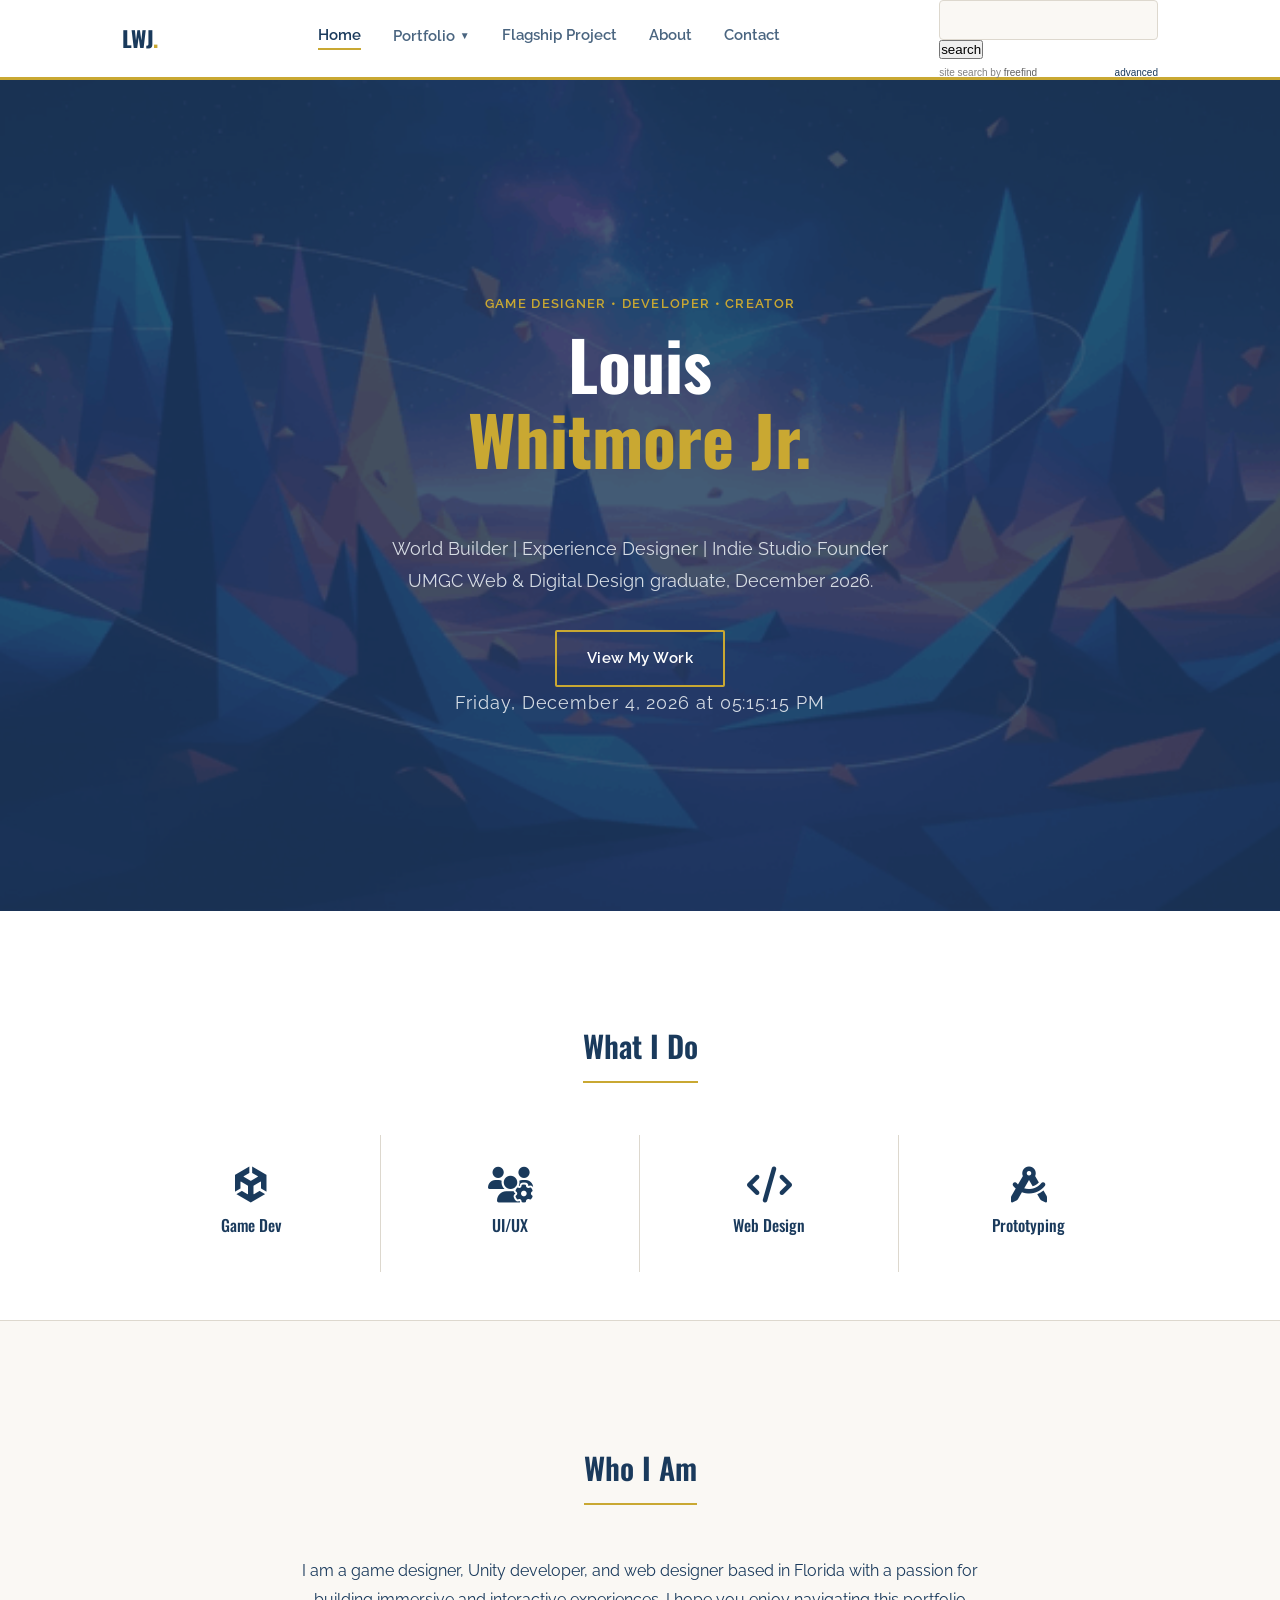
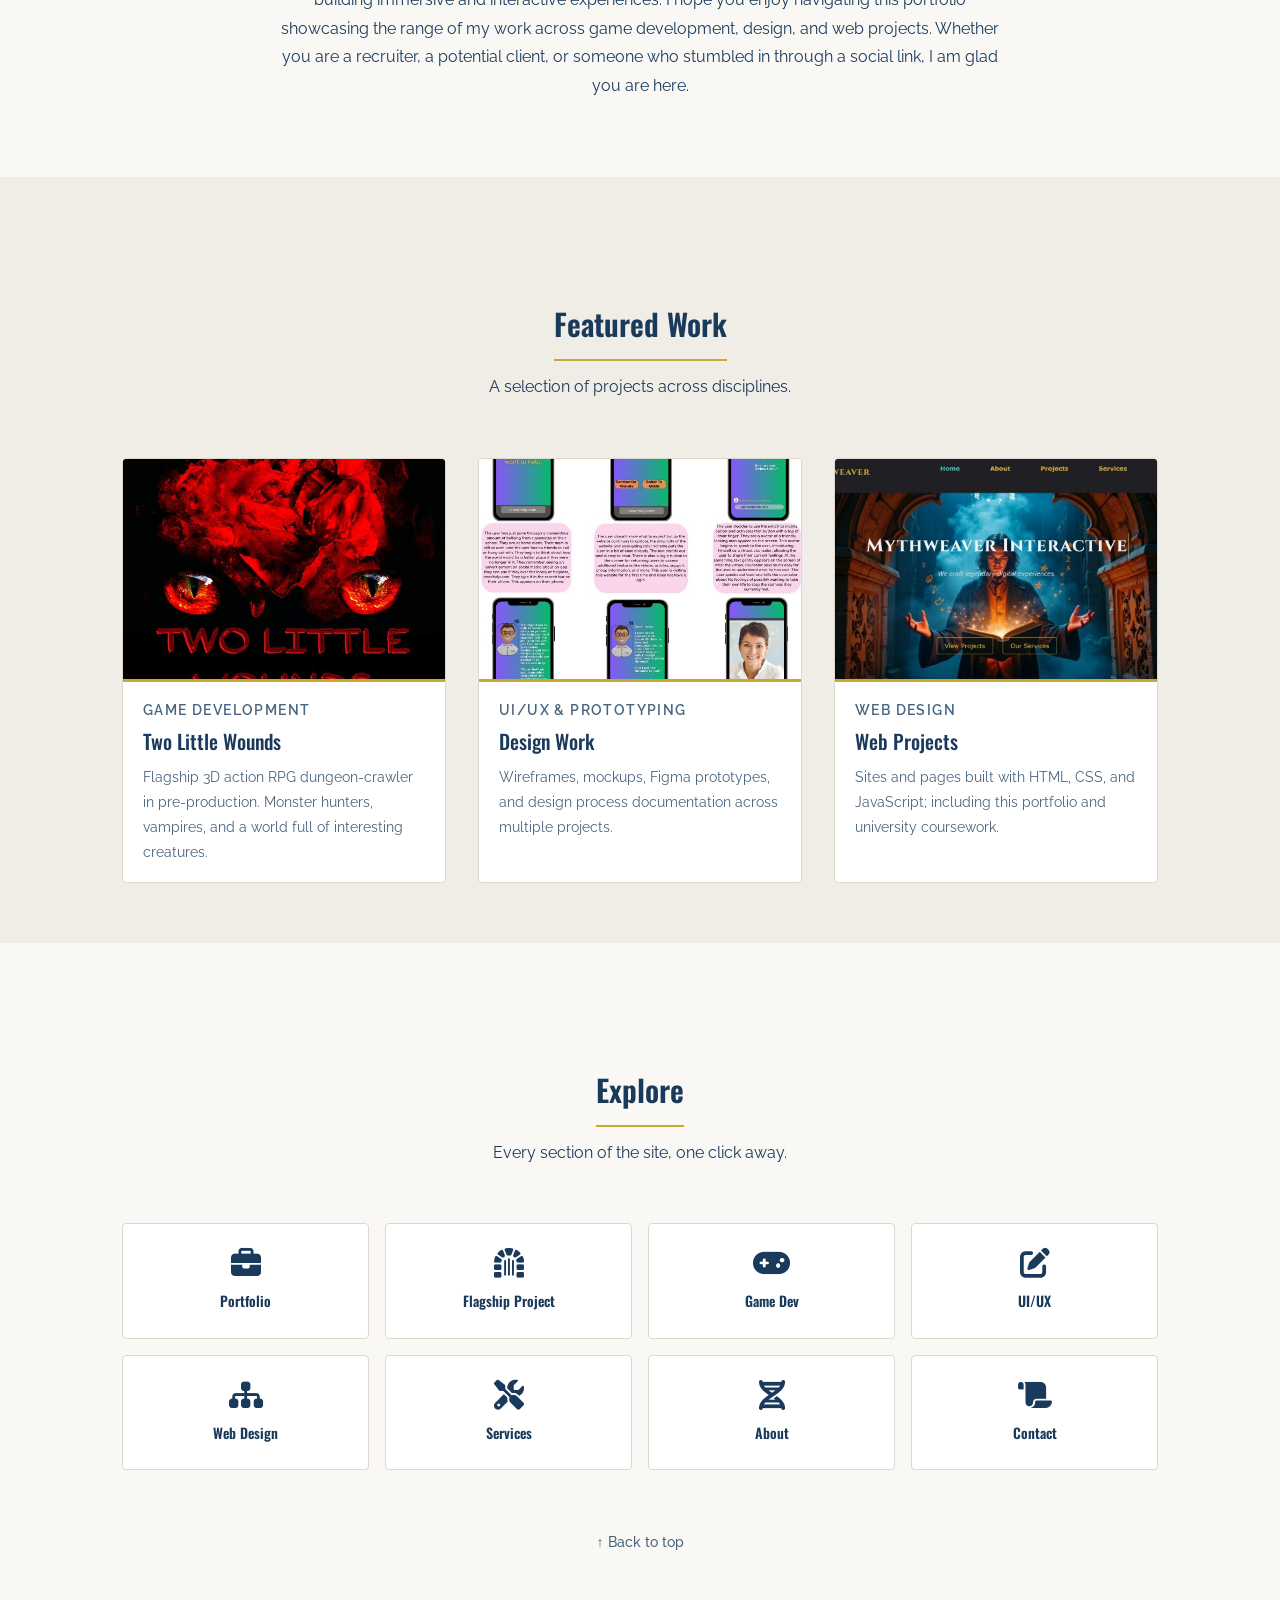
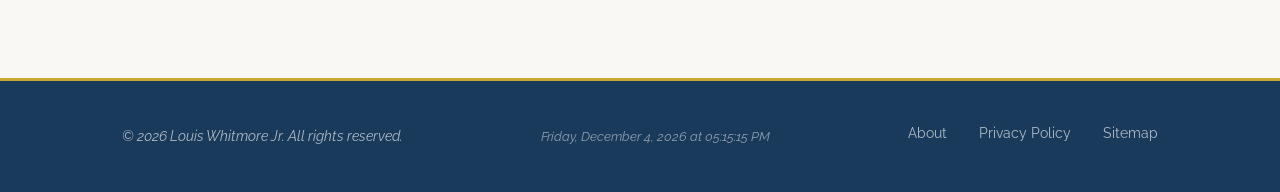
<file: index.html>
<!--
Name: Louis Whitmore Jr.
Project: Louis Whitmore Jr. - Portfolio Home Page
index.html - This file contains the html for the portfolio landing page and provides links to other sections of the website.
Date: 08/27/26
Version: 1.4
-->

<!DOCTYPE html>
<html lang="en">

<head>
    <meta charset="UTF-8">
    <meta name="viewport" content="width=device-width, initial-scale=1.0">
    <meta name="description" content="Professional portfolio website & CV by Louis Whitmore Jr.">
    <meta name="keywords" content="Portfolio, Louis Whitmore, Game Developer, development, web design">
    <meta name="robots" content="index, follow">
    <meta name="author" content="Louis Whitmore Jr.">
    <meta name="copyright" content="© 2026 Louis Whitmore Jr.">

    <link rel="stylesheet" href="CSS/style.css">

    <!-- Font Awesome -->
    <link rel="stylesheet" href="https://cdnjs.cloudflare.com/ajax/libs/font-awesome/6.5.0/css/all.min.css">

    <!-- Google Fonts -->
    <link rel="preconnect" href="https://fonts.googleapis.com">
    <link rel="preconnect" href="https://fonts.gstatic.com" crossorigin>
    <link
        href="https://fonts.googleapis.com/css2?family=Oswald:wght@300;400;500;600;700&amp;family=Raleway:wght@300;400;500;600&amp;display=swap"
        rel="stylesheet">

    <link rel="apple-touch-icon" sizes="180x180" href="apple-touch-icon.png">
    <link rel="icon" type="image/png" sizes="32x32" href="favicon-32x32.png">
    <link rel="icon" type="image/png" sizes="16x16" href="favicon-16x16.png">
    <link rel="manifest" href="/site.webmanifest">

    <title>Louis Whitmore Jr. | Game Design & Developer Portfolio</title>
</head>

<body id="top">
    <!-- Navigation -->
    <nav class="site-nav" aria-label="Main navigation">
        <div class="nav-inner">
            <a href="index.html" class="nav-logo">LWJ<span>.</span></a>
            <ul class="nav-links">
                <li><a href="index.html" class="active">Home</a></li>


                <li class="nav-dropdown">
                    <button class="nav-dropdown-toggle" aria-haspopup="true" aria-expanded="false">

                        Portfolio <span class="arrow">&#9660;</span>
                    </button>
                    <ul class="nav-dropdown-menu">
                        <li><a href="portfolio.html">Overview</a></li>
                        <li><a href="devwork.html">Game Development</a></li>
                        <li><a href="uiux.html">UI/UX</a></li>
                        <li><a href="webdesign.html">Web Design</a></li>
                    </ul>

                <li><a href="gamedev.html">Flagship Project</a></li>
                <!-- <li><a href="services.html">Services</a></li> -->
                <li><a href="about.html">About</a></li>
                <li><a href="contact.html">Contact</a></li>
            </ul>

            <div class="freefind-search">
                <!-- start of freefind search box html -->
                <table class="freefind-table">
                    <tr>
                        <td colspan=2 style="font-family: Arial, Helvetica, sans-serif; font-size: 7.5pt;">
                            <form style="margin:0px; margin-top:4px;" action="https://search.freefind.com/find.html"
                                method="get" accept-charset="utf-8" target="_self">
                                <input type="hidden" name="si" value="37358046">
                                <input type="hidden" name="pid" value="r">
                                <input type="hidden" name="n" value="0">
                                <input type="hidden" name="_charset_" value="">
                                <input type="hidden" name="bcd" value="&#247;">
                                <input type="text" name="query" size="15">
                                <input type="submit" value="search">
                            </form>
                        </td>
                    </tr>
                    <tr>
                        <td
                            style="text-align:left; font-family: Arial, Helvetica, sans-serif;	font-size: 7.5pt; padding-top:4px;">
                            <a style="text-decoration:none; color:gray;" href="https://www.freefind.com" rel="nofollow">site
                                search</a><a style="text-decoration:none; color:gray;" href="https://www.freefind.com"
                                rel="nofollow"> by
                                <span style="color: #606060;">freefind</span></a>
                        </td>

                        <td
                            style="text-align:right; font-family: Arial, Helvetica, sans-serif;	font-size: 7.5pt; padding-top:4px;">
                            <a href="https://search.freefind.com/find.html?si=37358046&amp;pid=a">advanced</a>
                        </td>
                    </tr>
                </table>
                <!-- end of freefind search box html -->
            </div>

            <!-- Hamburger menu -->
            <button class="hamburger" id="hamburger" aria-label="Toggle navigation" aria-expanded="false">
                <span></span>
                <span></span>
                <span></span>
            </button>
        </div>
    </nav>

    <!-- Mobile nav drawer -->
    <div class="mobile-nav" id="mobileNav" aria-hidden="true">
        <ul>
            <li><a href="index.html">Home</a></li>
            <li>
                <button id="mobilePortfolioToggle">Portfolio &#9660;</button>
                <ul class="mobile-nav-sub" id="mobilePortfolioSub">
                    <li><a href="portfolio.html">Overview</a></li>
                    <li><a href="devwork.html">Game Development</a></li>
                    <li><a href="uiux.html">UI/UX</a></li>
                    <li><a href="webdesign.html">Web Design</a></li>
                </ul>
            </li>
            <li><a href="gamedev.html">Flagship Project</a></li>
            <!-- <li><a href="services.html">Services</a></li> -->
            <li><a href="about.html">About</a></li>
            <li><a href="contact.html">Contact</a></li>
        </ul>

        <!-- Freefind search inside hamburger menu — mobile only -->
        <div class="mobile-search">
            <form action="https://search.freefind.com/find.html" method="get" accept-charset="utf-8" target="_self">
                <input type="hidden" name="si" value="37358046">
                <input type="hidden" name="pid" value="r">
                <input type="hidden" name="n" value="0">
                <input type="hidden" name="_charset_" value="">
                <input type="hidden" name="bcd" value="&#247;">
                <input type="text" name="query" placeholder="Search site..." class="mobile-search-input">
                <button type="submit" class="mobile-search-btn">Search</button>
            </form>
        </div>
    </div>

    <div class="page-wrapper">
        <main>

            <!-- Hero Section -->
            <section class="hero" aria-label="Introduction">
                <img src="images/AbstractGameBG.png" alt="Abstract game art background" class="hero-bg-img">

                <div class="hero-content">
                    <header>
                        <span class="eyebrow">Game Designer &bull; Developer &bull; Creator</span>
                        <h1>Louis<br><span>Whitmore Jr.</span></h1>
                    </header>

                    <p>World Builder | Experience Designer | Indie Studio Founder<br>
                        UMGC Web &amp; Digital Design graduate, December 2026.</p>
                    <a href="portfolio.html" class="btn btn-gold">View My Work</a>
                    <p class="hero-datetime" id="datetime"></p>
                </div>
            </section>


            <!-- Skill Strip Section -->
            <section class="skills-strip" aria-label="Skills">
                <div class="container">
                    <header>
                        <h2>What I Do</h2>
                    </header>

                    <div class="skills-grid">
                        <div class="skill-item">
                            <i class="fa-brands fa-unity" aria-hidden="true"></i>
                            <h3>Game Dev</h3>
                        </div>
                        <div class="skill-item">
                            <i class="fa-solid fa-users-gear" aria-hidden="true"></i>
                            <h3>UI/UX</h3>
                        </div>
                        <div class="skill-item">
                            <i class="fa-solid fa-code" aria-hidden="true"></i>
                            <h3>Web Design</h3>
                        </div>
                        <div class="skill-item">
                            <i class="fa-solid fa-compass-drafting" aria-hidden="true"></i>
                            <h3>Prototyping</h3>
                        </div>
                    </div>
                </div>
            </section>


            <!-- Introduction Section -->
            <section aria-label="Introduction" class="text-center">
                <div class="container">
                    <header>
                        <h2>Who I Am</h2>
                    </header>
                    <p>I am a game designer, Unity developer, and web designer based in Florida with a passion for
                        building immersive and interactive experiences. I hope you enjoy navigating this portfolio
                        showcasing the range of my work across game development, design, and web projects. Whether you
                        are a recruiter, a potential client, or someone who stumbled in through a social link, I am glad
                        you are here.</p>
                </div>
            </section>


            <!-- Featured Work Section -->
            <section class="alt" aria-label="Featured work">
                <div class="container">
                    <header class="text-center">
                        <h2>Featured Work</h2>
                        <p>A selection of projects across disciplines.</p>
                    </header>

                    <div class="grid-3">

                        <article class="work-card">
                            <a href="gamedev.html" aria-label="Two Little Wounds flagship game project">
                                <figure>
                                    <img src="images/twolittlewounds.jpg"
                                        alt="Two Little Wounds flagship 3D action RPG concept art screenshot"
                                        width="400" height="220">
                                </figure>
                                <div class="card-body">
                                    <p class="card-tag">Game Development</p>
                                    <h3>Two Little Wounds</h3>
                                    <p>Flagship 3D action RPG dungeon-crawler in pre-production. Monster hunters,
                                        vampires, and a world full of interesting creatures.</p>
                                </div>
                            </a>
                        </article>

                        <article class="work-card">
                            <a href="uiux.html" aria-label="UI/UX design and prototyping work">
                                <figure>
                                    <img src="images/StoryboardingProj2v2.jpg"
                                        alt="UI/UX wireframes and storyboarding mockup for AI counselor app" width="400"
                                        height="220">
                                </figure>
                                <div class="card-body">
                                    <p class="card-tag">UI/UX &amp; Prototyping</p>
                                    <h3>Design Work</h3>
                                    <p>Wireframes, mockups, Figma prototypes, and design process documentation across
                                        multiple projects.</p>
                                </div>
                            </a>
                        </article>

                        <article class="work-card">
                            <a href="webdesign.html" aria-label="Web design and development projects">
                                <figure>
                                    <img src="images/mythweaver.jpg"
                                        alt="Web design projects built with HTML CSS and JavaScript" width="400"
                                        height="220">
                                </figure>
                                <div class="card-body">
                                    <p class="card-tag">Web Design</p>
                                    <h3>Web Projects</h3>
                                    <p>Sites and pages built with HTML, CSS, and JavaScript; including this portfolio
                                        and university coursework.</p>
                                </div>
                            </a>
                        </article>

                    </div>
                </div>
            </section>


            <!-- All Pages Links -->
            <section aria-label="All pages" class="text-center">
                <div class="container">
                    <header>
                        <h2>Explore</h2>
                        <p>Every section of the site, one click away.</p>
                    </header>

                    <div class="pages-grid">

                        <a href="portfolio.html" class="page-link-card">
                            <i class="fa-solid fa-briefcase" aria-hidden="true"></i>
                            <h3>Portfolio</h3>
                        </a>

                        <a href="gamedev.html" class="page-link-card">
                            <i class="fa-solid fa-dungeon" aria-hidden="true"></i>
                            <h3>Flagship Project</h3>
                        </a>

                        <a href="devwork.html" class="page-link-card">
                            <i class="fa-solid fa-gamepad" aria-hidden="true"></i>
                            <h3>Game Dev</h3>
                        </a>

                        <a href="uiux.html" class="page-link-card">
                            <i class="fa-solid fa-pen-to-square" aria-hidden="true"></i>
                            <h3>UI/UX</h3>
                        </a>

                        <a href="webdesign.html" class="page-link-card">
                            <i class="fa-solid fa-sitemap" aria-hidden="true"></i>
                            <h3>Web Design</h3>
                        </a>

                        <a href="services.html" class="page-link-card">
                            <i class="fa-solid fa-screwdriver-wrench" aria-hidden="true"></i>
                            <h3>Services</h3>
                        </a>

                        <a href="about.html" class="page-link-card">
                            <i class="fa-sharp fa-solid fa-dna" aria-hidden="true"></i>
                            <h3>About</h3>
                        </a>

                        <a href="contact.html" class="page-link-card">
                            <i class="fa-solid fa-scroll" aria-hidden="true"></i>
                            <h3>Contact</h3>
                        </a>

                    </div>

                    <a href="#top" class="back-to-top">&#8593; Back to top</a>
                </div>
            </section>

        </main>
    </div>

    <!-- Footer -->
    <footer class="site-footer">
        <div class="container">
            <div class="footer-inner">
                <p class="footer-copy"><em>&copy; 2026 Louis Whitmore Jr. All rights reserved.</em></p>
                <p class="footer-datetime" id="footerDatetime"></p>
                <ul class="footer-links">
                    <li><a href="about.html">About</a></li>
                    <li><a href="privacy.html">Privacy Policy</a></li>
                    <li><a href="sitemap.html">Sitemap</a></li>
                </ul>
            </div>
        </div>
    </footer>


    <!-- JavaScript Section -->
    <script>
        //  Hamburger Menu
        const hamburger = document.getElementById('hamburger');
        const mobileNav = document.getElementById('mobileNav');

        hamburger.addEventListener('click', function () {
            const isOpen = mobileNav.classList.contains('open');
            hamburger.classList.toggle('open');
            mobileNav.classList.toggle('open');
            hamburger.setAttribute('aria-expanded', !isOpen);
            mobileNav.setAttribute('aria-hidden', isOpen);
        });

        const mobilePortfolioToggle = document.getElementById('mobilePortfolioToggle');
        const mobilePortfolioSub = document.getElementById('mobilePortfolioSub');
        mobilePortfolioToggle.addEventListener('click', function () {
            mobilePortfolioSub.classList.toggle('open');
        });

        mobileNav.querySelectorAll('a').forEach(function (link) {
            link.addEventListener('click', function () {
                hamburger.classList.remove('open');
                mobileNav.classList.remove('open');
                hamburger.setAttribute('aria-expanded', 'false');
                mobileNav.setAttribute('aria-hidden', 'true');
            });
        });

        // Portfolio Dropdown
        const dropdownToggle = document.querySelector('.nav-dropdown-toggle');
        const dropdownMenu = document.querySelector('.nav-dropdown-menu');
        const dropdownArrow = document.querySelector('.nav-dropdown-toggle .arrow');

        if (dropdownToggle && dropdownMenu) {
            dropdownToggle.addEventListener('click', function (e) {
                e.stopPropagation();
                const isOpen = dropdownMenu.style.display === 'block';
                dropdownMenu.style.display = isOpen ? 'none' : 'block';
                dropdownArrow.style.transform = isOpen ? 'rotate(0deg)' : 'rotate(180deg)';
                dropdownToggle.setAttribute('aria-expanded', !isOpen);
            });

            document.addEventListener('click', function () {
                dropdownMenu.style.display = 'none';
                dropdownArrow.style.transform = 'rotate(0deg)';
                dropdownToggle.setAttribute('aria-expanded', 'false');
            });

            dropdownMenu.addEventListener('click', function (e) {
                e.stopPropagation();
            });
        }

        // Date/Time
        function updateDateTime() {
            const now = new Date();
            const options = { weekday: 'long', year: 'numeric', month: 'long', day: 'numeric', hour: '2-digit', minute: '2-digit', second: '2-digit' };
            const el = document.getElementById('datetime');
            if (el) el.textContent = now.toLocaleDateString('en-US', options);
        }
        updateDateTime();
        setInterval(updateDateTime, 1000);

        function updateFooterTime() {
            const now = new Date();
            const options = { weekday: 'long', year: 'numeric', month: 'long', day: 'numeric', hour: '2-digit', minute: '2-digit', second: '2-digit' };
            const el = document.getElementById('footerDatetime');
            if (el) el.textContent = now.toLocaleDateString('en-US', options);
        }
        updateFooterTime();
        setInterval(updateFooterTime, 1000);
    </script>

</body>

</html>
</file>
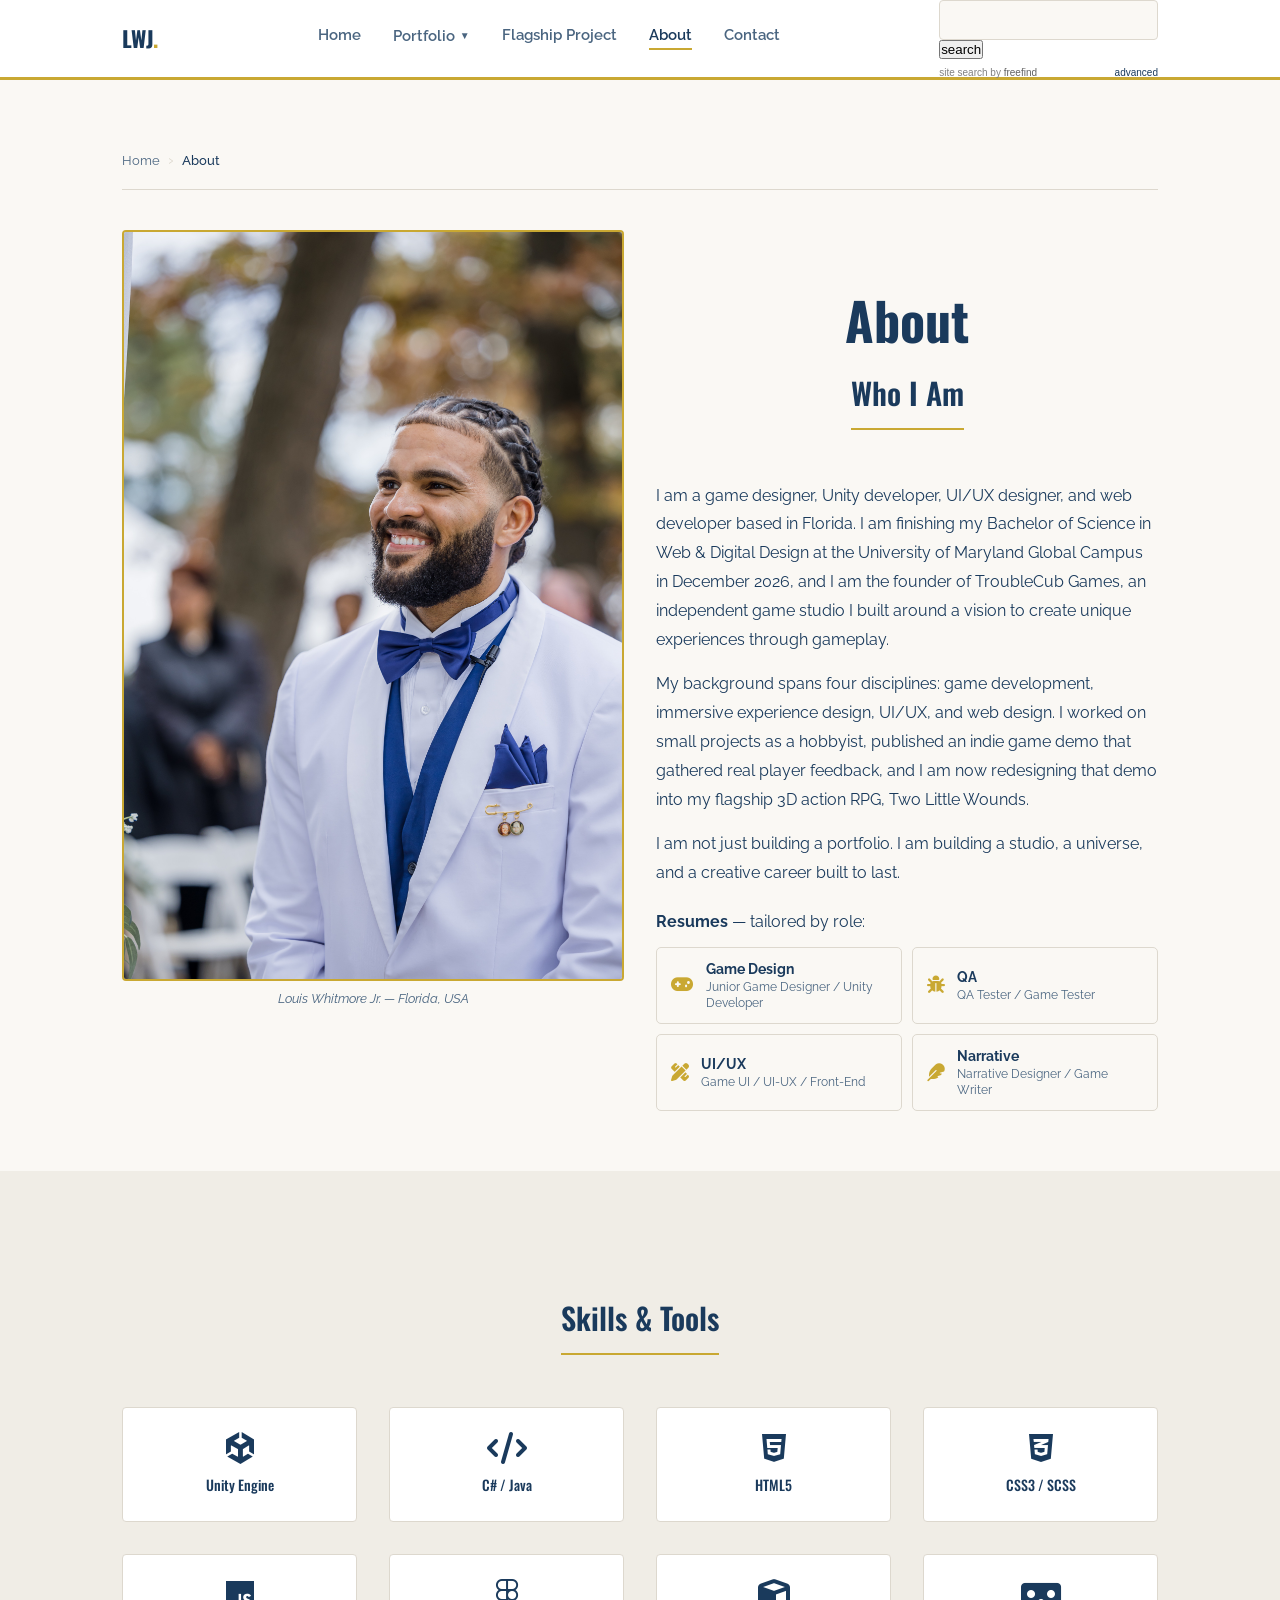
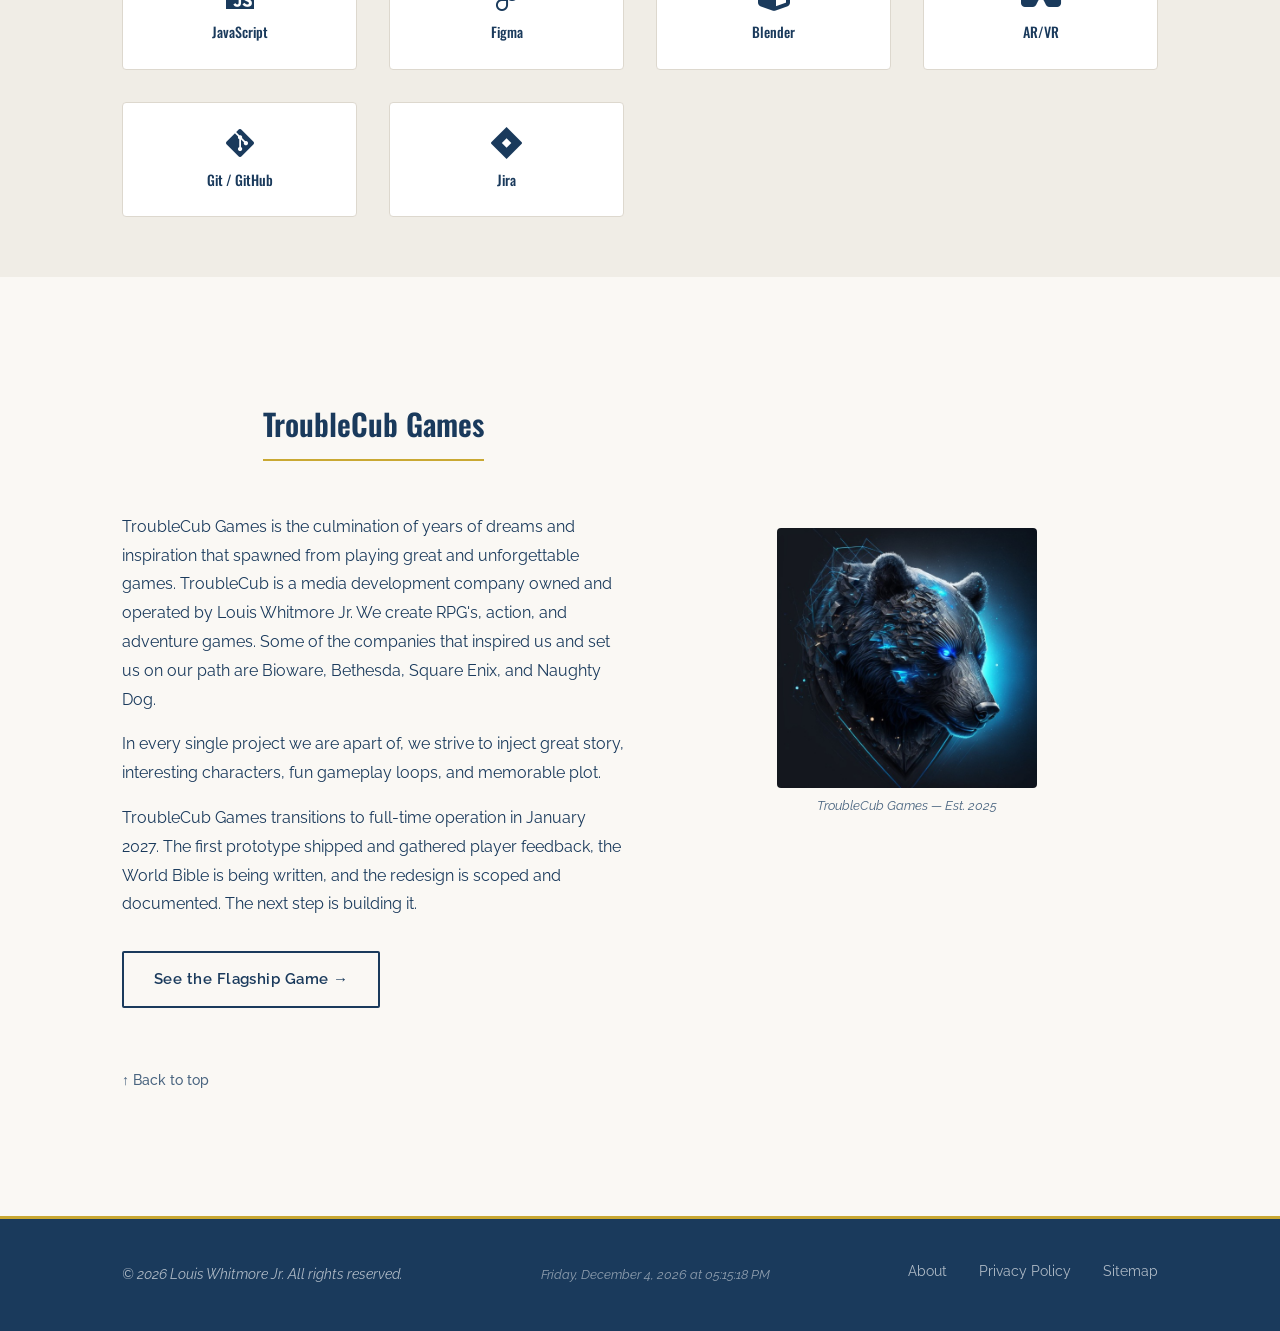
<file: about.html>
<!--
Name: Louis Whitmore Jr. 
Portfolio About Page
about.html - Professional bio and role-specific resume downloads  
Date: 08/27/26
Version: 1.4
-->

<!DOCTYPE html>
<html lang="en">

<head>
    <meta charset="UTF-8">
    <meta name="viewport" content="width=device-width, initial-scale=1.0">
    <meta name="description"
        content="About Louis Whitmore Jr. — game designer, Unity developer, UI/UX designer, and founder 
        of TroubleCub Games. UMGC Web and Digital Design graduate, December 2026.">
    <meta name="keywords"
        content="About Louis Whitmore Jr. — game designer, Unity developer, UI/UX designer, and founder 
        of TroubleCub Games. Web and Digital Design graduate, December 2026.">
    <meta name="robots" content="index, follow">
    <meta name="author" content="Louis Whitmore Jr.">
    <meta name="copyright" content="© 2026 Louis Whitmore Jr.">

    <link rel="stylesheet" href="https://cdnjs.cloudflare.com/ajax/libs/font-awesome/6.5.0/css/all.min.css">
    <link rel="preconnect" href="https://fonts.googleapis.com">
    <link rel="preconnect" href="https://fonts.gstatic.com" crossorigin>
    <link
        href="https://fonts.googleapis.com/css2?family=Oswald:wght@300;400;500;600;700&amp;family=Raleway:wght@300;400;500;600&amp;display=swap"
        rel="stylesheet">

    <link rel="stylesheet" href="CSS/style.css">

    <link rel="apple-touch-icon" sizes="180x180" href="apple-touch-icon.png">
    <link rel="icon" type="image/png" sizes="32x32" href="favicon-32x32.png">
    <link rel="icon" type="image/png" sizes="16x16" href="favicon-16x16.png">
    <link rel="manifest" href="/site.webmanifest">

    <title>About | Louis Whitmore Jr.</title>
</head>

<body id="top">

    <!-- Navigation -->
    <nav class="site-nav" aria-label="Main navigation">
        <div class="nav-inner">
            <a href="index.html" class="nav-logo">LWJ<span>.</span></a>

            <ul class="nav-links">
                <li><a href="index.html">Home</a></li>
                <li class="nav-dropdown">
                    <button class="nav-dropdown-toggle" aria-haspopup="true" aria-expanded="false">
                        Portfolio <span class="arrow">&#9660;</span>
                    </button>
                    <ul class="nav-dropdown-menu">
                        <li><a href="portfolio.html">Overview</a></li>
                        <li><a href="devwork.html">Game Development</a></li>
                        <li><a href="uiux.html">UI/UX</a></li>
                        <li><a href="webdesign.html">Web Design</a></li>
                    </ul>
                </li>
                <li><a href="gamedev.html">Flagship Project</a></li>
                <!-- <li><a href="services.html">Services</a></li> -->
                <li><a href="about.html" class="active">About</a></li>
                <li><a href="contact.html">Contact</a></li>
            </ul>

            <div class="freefind-search">
                <!-- start of freefind search box html -->
                <table class="freefind-table">
                    <tr>
                        <td colspan=2 style="font-family: Arial, Helvetica, sans-serif; font-size: 7.5pt;">
                            <form style="margin:0px; margin-top:4px;" action="https://search.freefind.com/find.html"
                                method="get" accept-charset="utf-8" target="_self">
                                <input type="hidden" name="si" value="37358046">
                                <input type="hidden" name="pid" value="r">
                                <input type="hidden" name="n" value="0">
                                <input type="hidden" name="_charset_" value="">
                                <input type="hidden" name="bcd" value="&#247;">
                                <input type="text" name="query" size="15">
                                <input type="submit" value="search">
                            </form>
                        </td>
                    </tr>
                    <tr>
                        <td
                            style="text-align:left; font-family: Arial, Helvetica, sans-serif;	font-size: 7.5pt; padding-top:4px;">
                            <a style="text-decoration:none; color:gray;" href="https://www.freefind.com" rel="nofollow">site
                                search</a><a style="text-decoration:none; color:gray;" href="https://www.freefind.com"
                                rel="nofollow"> by
                                <span style="color: #606060;">freefind</span></a>
                        </td>

                        <td
                            style="text-align:right; font-family: Arial, Helvetica, sans-serif;	font-size: 7.5pt; padding-top:4px;">
                            <a href="https://search.freefind.com/find.html?si=37358046&amp;pid=a">advanced</a>
                        </td>
                    </tr>
                </table>
                <!-- end of freefind search box html -->
            </div>

            <button class="hamburger" id="hamburger" aria-label="Toggle navigation" aria-expanded="false">
                <span></span><span></span><span></span>
            </button>
        </div>
    </nav>

    <div class="mobile-nav" id="mobileNav" aria-hidden="true">
        <ul>
            <li><a href="index.html">Home</a></li>
            <li>
                <button id="mobilePortfolioToggle">Portfolio &#9660;</button>
                <ul class="mobile-nav-sub" id="mobilePortfolioSub">
                    <li><a href="portfolio.html">Overview</a></li>
                    <li><a href="devwork.html">Game Dev</a></li>
                    <li><a href="uiux.html">UI/UX</a></li>
                    <li><a href="webdesign.html">Web Design</a></li>
                </ul>
            </li>
            <li><a href="gamedev.html">Flagship Project</a></li>
            <!-- <li><a href="services.html">Services</a></li> -->
            <li><a href="about.html" class="active">About</a></li>
            <li><a href="contact.html">Contact</a></li>
        </ul>

        <!-- Freefind search inside hamburger menu — mobile only -->
        <div class="mobile-search">
            <form action="https://search.freefind.com/find.html" method="get" accept-charset="utf-8" target="_self">
                <input type="hidden" name="si" value="37358046">
                <input type="hidden" name="pid" value="r">
                <input type="hidden" name="n" value="0">
                <input type="hidden" name="_charset_" value="">
                <input type="hidden" name="bcd" value="&#247;">
                <input type="text" name="query" placeholder="Search site..." class="mobile-search-input">
                <button type="submit" class="mobile-search-btn">Search</button>
            </form>
        </div>
    </div>

    <div class="page-wrapper">
        <main>
            <section>
                <div class="container">
                    <nav class="breadcrumbs" aria-label="Breadcrumb">
                        <a href="index.html">Home</a>
                        <span class="breadcrumb-sep">›</span>
                        <span class="breadcrumb-current">About</span>
                    </nav>
                    <div class="grid-2" style="align-items:start;">
                        <figure>
                            <img src="images/IMG_7763.JPG"
                                alt="Professional headshot of Louis Whitmore Jr., game designer and web developer based in Florida"
                                class="about-photo" width="480" height="560">
                            <figcaption>Louis Whitmore Jr. &mdash; Florida, USA</figcaption>
                        </figure>
                        <div>
                            <header>
                                <h1>About</h1>
                                <h2>Who I Am</h2>
                            </header>
                            <p>I am a game designer, Unity developer, UI/UX designer, and web developer based in
                                Florida. I am finishing my Bachelor of Science in Web &amp; Digital Design at the
                                University of Maryland Global Campus in December 2026, and I am the founder of
                                TroubleCub Games, an independent game studio I built around a vision to create 
                                unique experiences through gameplay.</p>
                            <p>My background spans four disciplines: game development, immersive experience design,
                                UI/UX, and web design. I worked on small projects as a hobbyist, published an indie
                                game demo that gathered real player feedback, and I am now redesigning that demo
                                into my flagship 3D action RPG, Two Little Wounds.</p>
                            <p>I am not just building a portfolio. I am building a studio, a universe, and a creative
                                career built to last.</p>
                            <p style="margin-top:20px;margin-bottom:10px;"><strong>Resumes</strong> &mdash; tailored by role:</p>
                            <div class="resume-links">
                                <a href="files/Louis_WhitmoreJr_Resume-JD.pdf" class="resume-link" download>
                                    <i class="fa-solid fa-gamepad" aria-hidden="true"></i>
                                    <span><strong>Game Design</strong>Junior Game Designer / Unity Developer</span>
                                </a>
                                <a href="files/Louis_WhitmoreJr_Resume-Tes.pdf" class="resume-link" download>
                                    <i class="fa-solid fa-bug" aria-hidden="true"></i>
                                    <span><strong>QA</strong>QA Tester / Game Tester</span>
                                </a>
                                <a href="files/Louis_WhitmoreJr_Resume-Web.pdf" class="resume-link" download>
                                    <i class="fa-solid fa-pen-ruler" aria-hidden="true"></i>
                                    <span><strong>UI/UX</strong>Game UI / UI-UX / Front-End</span>
                                </a>
                                <a href="files/Louis_WhitmoreJr_Resume-Wrt.pdf" class="resume-link" download>
                                    <i class="fa-solid fa-feather" aria-hidden="true"></i>
                                    <span><strong>Narrative</strong>Narrative Designer / Game Writer</span>
                                </a>
                            </div>
                        </div>
                    </div>
                </div>
            </section>

            <section class="alt">
                <div class="container">
                    <header class="text-center">
                        <h2>Skills &amp; Tools</h2>
                    </header>
                    <div class="about-skills-grid">
                        <div class="about-skill-item"><i class="fa-brands fa-unity"></i>
                            <h3>Unity Engine</h3>
                        </div>
                        <div class="about-skill-item"><i class="fa-solid fa-code"></i>
                            <h3>C# / Java</h3>
                        </div>
                        <div class="about-skill-item"><i class="fa-brands fa-html5"></i>
                            <h3>HTML5</h3>
                        </div>
                        <div class="about-skill-item"><i class="fa-brands fa-css3-alt"></i>
                            <h3>CSS3 / SCSS</h3>
                        </div>
                        <div class="about-skill-item"><i class="fa-brands fa-js"></i>
                            <h3>JavaScript</h3>
                        </div>
                        <div class="about-skill-item"><i class="fa-brands fa-figma"></i>
                            <h3>Figma</h3>
                        </div>
                        <div class="about-skill-item"><i class="fa-solid fa-cube"></i>
                            <h3>Blender</h3>
                        </div>
                        <div class="about-skill-item"><i class="fa-solid fa-vr-cardboard"></i>
                            <h3>AR/VR</h3>
                        </div>
                        <div class="about-skill-item"><i class="fa-brands fa-git-alt"></i>
                            <h3>Git / GitHub</h3>
                        </div>
                        <div class="about-skill-item"><i class="fa-brands fa-jira"></i>
                            <h3>Jira</h3>
                        </div>
                    </div>
                </div>
            </section>

            <section>
                <div class="container">
                    <div class="grid-2" style="align-items:center;">
                        <div>
                            <header>
                                <h2>TroubleCub Games</h2>
                            </header>
                            <p>TroubleCub Games is the culmination of years of dreams and inspiration that spawned from 
                                playing great and unforgettable games. TroubleCub is a media development company owned 
                                and operated by Louis Whitmore Jr. We create RPG's, action, and adventure games. Some of 
                                the companies that inspired us and set us on our path are Bioware, Bethesda, Square Enix, 
                                and Naughty Dog. 
                            </p>
                            <p>
                                In every single project we are apart of, we strive to inject great story, interesting 
                                characters, fun gameplay loops, and memorable plot. 
                            </p>
                            <p>TroubleCub Games transitions to full-time operation in January 2027. The first prototype
                                shipped and gathered player feedback, the World Bible is being written, and the
                                redesign is scoped and documented. The next step is building it.</p>
                            <a href="gamedev.html" class="btn btn-outline" style="margin-top:16px;">See the Flagship
                                Game &#8594;</a>
                        </div>
                        <figure>
                            <img src="images/BESTTCGLOGO_sc.jpg" alt="TroubleCub Games indie game studio logo"
                                style="max-width:260px;margin:0 auto;border-radius:4px;" width="260" height="260">
                            <figcaption>TroubleCub Games &mdash; Est. 2025</figcaption>
                        </figure>
                    </div>
                    <a href="#top" class="back-to-top">&#8593; Back to top</a>
                </div>
            </section>
        </main>
    </div>

    <footer class="site-footer">
        <div class="container">
            <div class="footer-inner">
                <p class="footer-copy"><em>&copy; 2026 Louis Whitmore Jr. All rights reserved.</em></p>
                <p class="footer-datetime" id="footerDatetime"></p>
                <ul class="footer-links">
                    <li><a href="about.html">About</a></li>
                    <li><a href="privacy.html">Privacy Policy</a></li>
                    <li><a href="sitemap.html">Sitemap</a></li>
                </ul>
            </div>
        </div>
    </footer>

    <!--JavaScript-->
    <script>
        const hamburger = document.getElementById('hamburger');
        const mobileNav = document.getElementById('mobileNav');
        hamburger.addEventListener('click', function () {
            const isOpen = mobileNav.classList.contains('open');
            hamburger.classList.toggle('open');
            mobileNav.classList.toggle('open');
            hamburger.setAttribute('aria-expanded', !isOpen);
            mobileNav.setAttribute('aria-hidden', isOpen);
        });
        const mpt = document.getElementById('mobilePortfolioToggle');
        const mps = document.getElementById('mobilePortfolioSub');
        if (mpt) mpt.addEventListener('click', function () { mps.classList.toggle('open'); });
        mobileNav.querySelectorAll('a').forEach(function (l) {
            l.addEventListener('click', function () {
                hamburger.classList.remove('open'); mobileNav.classList.remove('open');
                hamburger.setAttribute('aria-expanded', 'false'); mobileNav.setAttribute('aria-hidden', 'true');
            });
        });
        const dt = document.querySelector('.nav-dropdown-toggle');
        const dm = document.querySelector('.nav-dropdown-menu');
        const da = document.querySelector('.nav-dropdown-toggle .arrow');
        if (dt && dm) {
            dt.addEventListener('click', function (e) {
                e.stopPropagation();
                const open = dm.style.display === 'block';
                dm.style.display = open ? 'none' : 'block';
                da.style.transform = open ? 'rotate(0deg)' : 'rotate(180deg)';
                dt.setAttribute('aria-expanded', !open);
            });
            document.addEventListener('click', function () {
                dm.style.display = 'none'; da.style.transform = 'rotate(0deg)';
                dt.setAttribute('aria-expanded', 'false');
            });
            dm.addEventListener('click', function (e) { e.stopPropagation(); });
        }
        function updateFooterTime() {
            const now = new Date();
            const opts = { weekday: 'long', year: 'numeric', month: 'long', day: 'numeric', hour: '2-digit', minute: '2-digit', second: '2-digit' };
            const el = document.getElementById('footerDatetime');
            if (el) el.textContent = now.toLocaleDateString('en-US', opts);
        }
        updateFooterTime(); setInterval(updateFooterTime, 1000);

    </script>
</body>

</html>
</file>
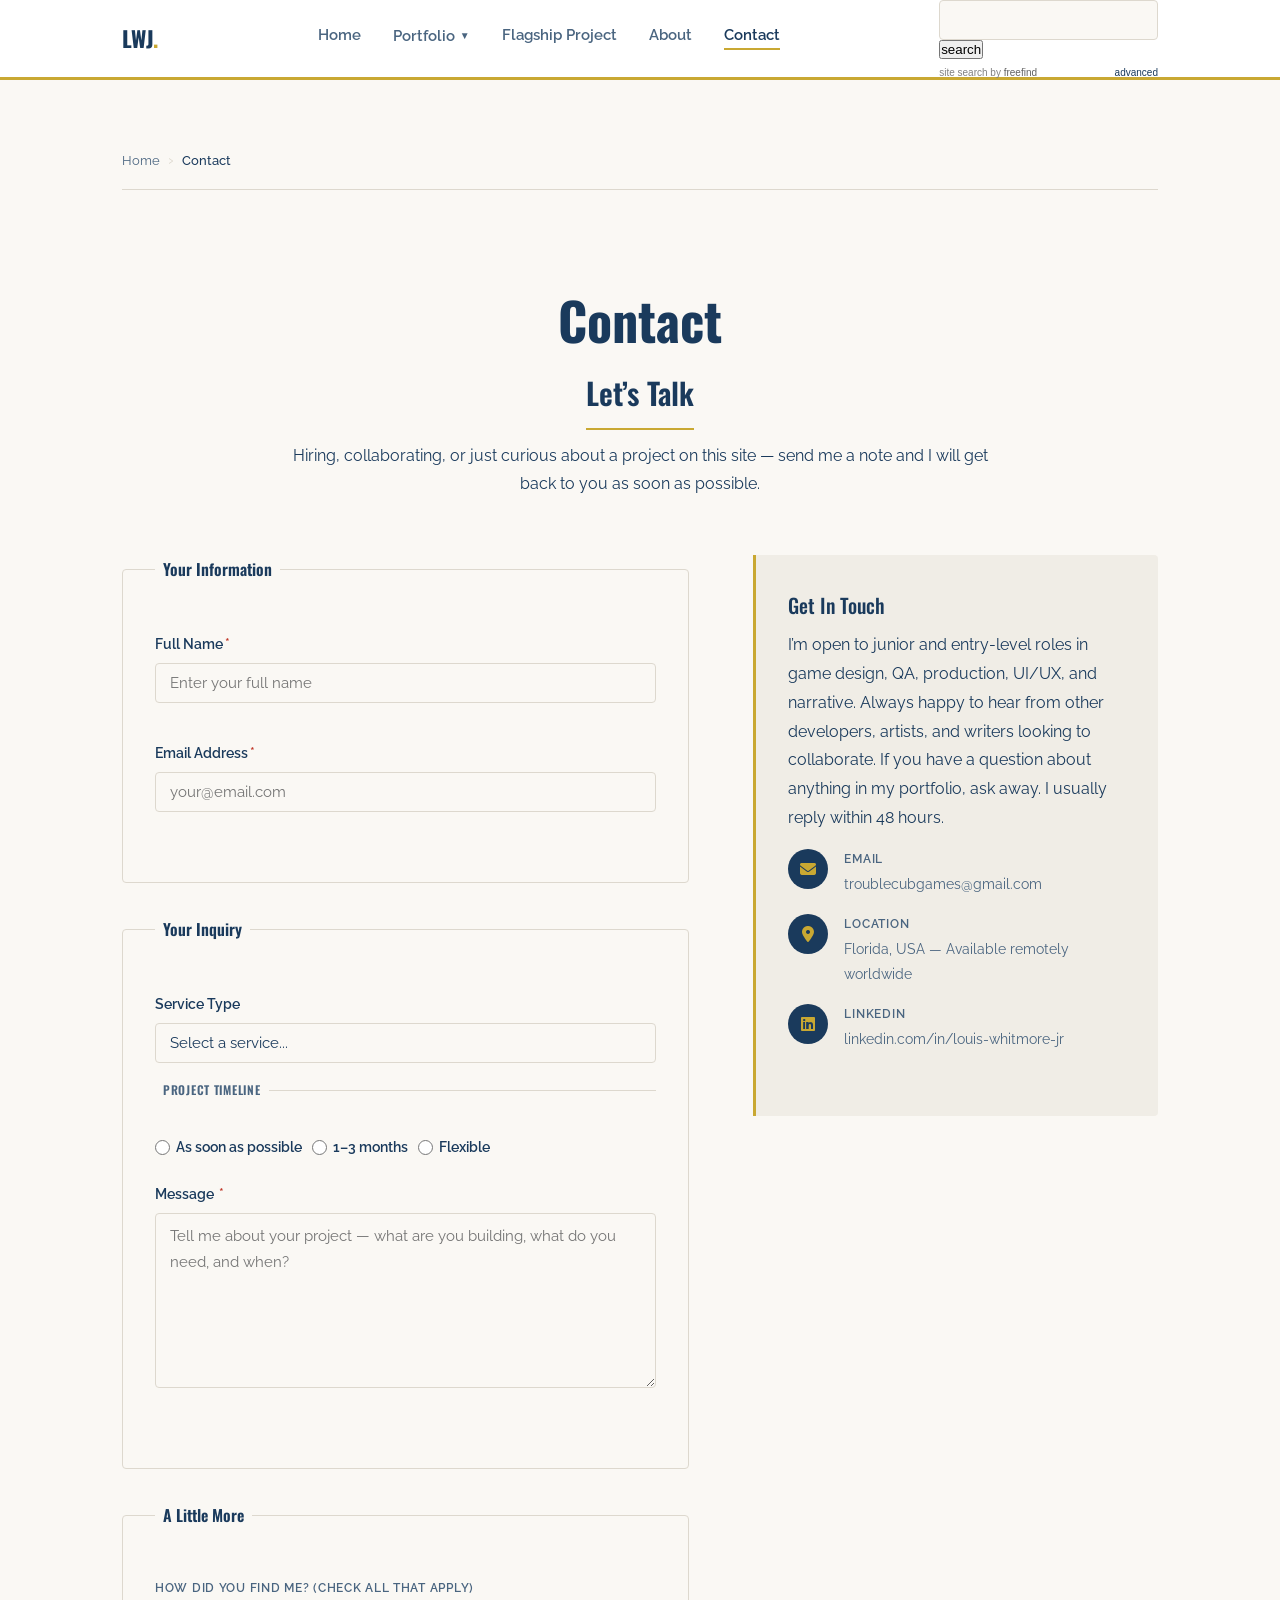
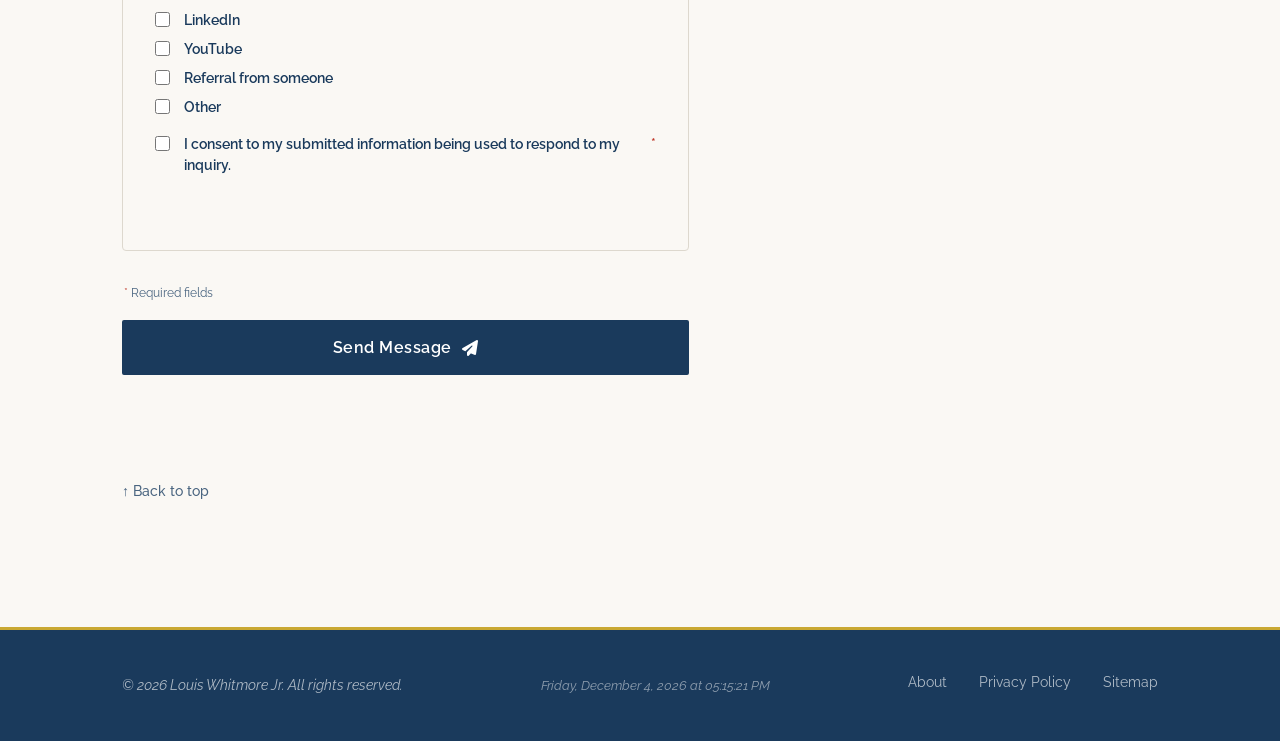
<file: contact.html>
<!--
Name: Louis Whitmore Jr. 
Louis Whitmore Jr. - Portfolio Contact Page
contact.html - Contact form with JS validation, and mailto email submission.
Date: 08/27/26
Version: 1.4
-->

<!DOCTYPE html>
<html lang="en">

<head>
    <meta charset="UTF-8">
    <meta name="viewport" content="width=device-width, initial-scale=1.0">
    <meta name="description"
        content="Contact Louis Whitmore Jr. — game designer, Unity developer, and UI/UX designer open to
        junior roles and collaboration. Get in touch about hiring or a project.">
    <meta name="keywords"
        content="contact Louis Whitmore, junior game designer, Unity developer, QA tester, UI UX designer,
        narrative designer, TroubleCub Games">
    <meta name="robots" content="index, follow">
    <meta name="author" content="Louis Whitmore Jr.">
    <meta name="copyright" content="© 2026 Louis Whitmore Jr.">

    <link rel="stylesheet" href="https://cdnjs.cloudflare.com/ajax/libs/font-awesome/6.5.0/css/all.min.css">
    <link rel="preconnect" href="https://fonts.googleapis.com">
    <link rel="preconnect" href="https://fonts.gstatic.com" crossorigin>
    <link
        href="https://fonts.googleapis.com/css2?family=Oswald:wght@300;400;500;600;700&amp;family=Raleway:wght@300;400;500;600&amp;display=swap"
        rel="stylesheet">

    <link rel="stylesheet" href="CSS/style.css">

    <link rel="apple-touch-icon" sizes="180x180" href="apple-touch-icon.png">
    <link rel="icon" type="image/png" sizes="32x32" href="favicon-32x32.png">
    <link rel="icon" type="image/png" sizes="16x16" href="favicon-16x16.png">
    <link rel="manifest" href="/site.webmanifest">

    <title>Contact | Louis Whitmore Jr.</title>
</head>

<body id="top">

    <nav class="site-nav" aria-label="Main navigation">
        <div class="nav-inner">
            <a href="index.html" class="nav-logo">LWJ<span>.</span></a>

            <ul class="nav-links">
                <li><a href="index.html">Home</a></li>
                <li class="nav-dropdown">
                    <button class="nav-dropdown-toggle" aria-haspopup="true" aria-expanded="false">
                        Portfolio <span class="arrow">&#9660;</span>
                    </button>
                    <ul class="nav-dropdown-menu">
                        <li><a href="portfolio.html">Overview</a></li>
                        <li><a href="devwork.html">Game Development</a></li>
                        <li><a href="uiux.html">UI/UX</a></li>
                        <li><a href="webdesign.html">Web Design</a></li>
                    </ul>
                </li>
                <li><a href="gamedev.html">Flagship Project</a></li>
                <!-- <li><a href="services.html">Services</a></li> -->
                <li><a href="about.html">About</a></li>
                <li><a href="contact.html" class="active">Contact</a></li>
            </ul>

            <div class="freefind-search">
                <!-- start of freefind search box html -->
                <table class="freefind-table">
                    <tr>
                        <td colspan=2 style="font-family: Arial, Helvetica, sans-serif; font-size: 7.5pt;">
                            <form style="margin:0px; margin-top:4px;" action="https://search.freefind.com/find.html"
                                method="get" accept-charset="utf-8" target="_self">
                                <input type="hidden" name="si" value="37358046">
                                <input type="hidden" name="pid" value="r">
                                <input type="hidden" name="n" value="0">
                                <input type="hidden" name="_charset_" value="">
                                <input type="hidden" name="bcd" value="&#247;">
                                <input type="text" name="query" size="15">
                                <input type="submit" value="search">
                            </form>
                        </td>
                    </tr>
                    <tr>
                        <td
                            style="text-align:left; font-family: Arial, Helvetica, sans-serif;	font-size: 7.5pt; padding-top:4px;">
                            <a style="text-decoration:none; color:gray;" href="https://www.freefind.com" rel="nofollow">site
                                search</a><a style="text-decoration:none; color:gray;" href="https://www.freefind.com"
                                rel="nofollow"> by
                                <span style="color: #606060;">freefind</span></a>
                        </td>

                        <td
                            style="text-align:right; font-family: Arial, Helvetica, sans-serif;	font-size: 7.5pt; padding-top:4px;">
                            <a href="https://search.freefind.com/find.html?si=37358046&amp;pid=a">advanced</a>
                        </td>
                    </tr>
                </table>
                <!-- end of freefind search box html -->
            </div>

            <button class="hamburger" id="hamburger" aria-label="Toggle navigation" aria-expanded="false">
                <span></span><span></span><span></span>
            </button>
        </div>
    </nav>

    <div class="mobile-nav" id="mobileNav" aria-hidden="true">
        <ul>
            <li><a href="index.html">Home</a></li>
            <li>
                <button id="mobilePortfolioToggle">Portfolio &#9660;</button>
                <ul class="mobile-nav-sub" id="mobilePortfolioSub">
                    <li><a href="portfolio.html">Overview</a></li>
                    <li><a href="devwork.html">Game Dev</a></li>
                    <li><a href="uiux.html">UI/UX</a></li>
                    <li><a href="webdesign.html">Web Design</a></li>
                </ul>
            </li>
            <li><a href="gamedev.html">Flagship Project</a></li>
            <!-- <li><a href="services.html">Services</a></li> -->
            <li><a href="about.html">About</a></li>
            <li><a href="contact.html">Contact</a></li>
        </ul>

        <!-- Freefind search inside hamburger menu — mobile only -->
        <div class="mobile-search">
            <form action="https://search.freefind.com/find.html" method="get" accept-charset="utf-8" target="_self">
                <input type="hidden" name="si" value="37358046">
                <input type="hidden" name="pid" value="r">
                <input type="hidden" name="n" value="0">
                <input type="hidden" name="_charset_" value="">
                <input type="hidden" name="bcd" value="&#247;">
                <input type="text" name="query" placeholder="Search site..." class="mobile-search-input">
                <button type="submit" class="mobile-search-btn">Search</button>
            </form>
        </div>
    </div>

    <div class="page-wrapper">
        <main>
            <section>
                <div class="container">
                    <nav class="breadcrumbs" aria-label="Breadcrumb">
                        <a href="index.html">Home</a>
                        <span class="breadcrumb-sep">›</span>
                        <span class="breadcrumb-current">Contact</span>
                    </nav>
                    <header class="text-center">
                        <h1>Contact</h1>
                        <h2>Let&rsquo;s Talk</h2>
                        <p>Hiring, collaborating, or just curious about a project on this site &mdash; send me a note
                            and I will get back to you as soon as possible.</p>
                    </header>

                    <div class="contact-grid">
                        <div class="contact-form-col">
                            <form id="contactForm" action="https://formspree.io/f/mnpqlwpo" method="POST"
                                novalidate aria-label="Contact form">

                                <fieldset class="form-fieldset">
                                    <legend class="form-legend">Your Information</legend>
                                    <div class="form-group">
                                        <label for="name" class="form-label">Full Name<span class="required">*
                                        </span></label>
                                        <input type="text" id="name" name="name" class="form-input"
                                            placeholder="Enter your full name" tabindex="1" aria-required="true"
                                            autocomplete="name">
                                        <span class="field-error" id="nameError" aria-live="polite"></span>
                                    </div>
                                    <div class="form-group">
                                        <label for="email" class="form-label">Email Address<span class="required">*
                                        </span></label>
                                        <input type="email" id="email" name="email" class="form-input"
                                            placeholder="your@email.com" tabindex="2" aria-required="true"
                                            autocomplete="email">
                                        <span class="field-error" id="emailError" aria-live="polite"></span>
                                    </div>
                                </fieldset>

                                <fieldset class="form-fieldset">
                                    <legend class="form-legend">Your Inquiry</legend>
                                    <div class="form-group">
                                        <label for="service" class="form-label">Service Type</label>
                                        <select id="service" name="service" class="form-input form-select" tabindex="3">
                                            <option value="" disabled selected>Select a service...</option>
                                            <option value="game-design">Game Design &amp; Development</option>
                                            <option value="uiux">UI/UX Design &amp; Prototyping</option>
                                            <option value="web-design">Web Design &amp; Development</option>
                                            <option value="immersive">Immersive Experience (AR/VR)</option>
                                            <option value="creative">Creative &amp; Visual Direction</option>
                                            <option value="other">Other / Not Sure Yet</option>
                                        </select>
                                    </div>
                                    <fieldset class="form-fieldset form-fieldset-inner">
                                        <legend class="form-legend-sm">Project Timeline</legend>
                                        <div class="radio-group">
                                            <label class="radio-label"><input type="radio" name="timeline" value="asap"
                                                    tabindex="4"> As soon as possible</label>
                                            <label class="radio-label"><input type="radio" name="timeline"
                                                    value="1-3months" tabindex="5"> 1&ndash;3 months</label>
                                            <label class="radio-label"><input type="radio" name="timeline"
                                                    value="flexible" tabindex="6"> Flexible</label>
                                        </div>
                                    </fieldset>
                                    <div class="form-group">
                                        <label for="message" class="form-label">Message <span class="required"
                                                >*</span></label>
                                        <textarea id="message" name="message" class="form-input form-textarea"
                                            placeholder="Tell me about your project — what are you building, what do you need, and when?"
                                            tabindex="7" aria-required="true" rows="6"></textarea>
                                        <span class="field-error" id="messageError" aria-live="polite"></span>
                                    </div>
                                </fieldset>

                                <fieldset class="form-fieldset">
                                    <legend class="form-legend">A Little More</legend>
                                    <div class="form-group">
                                        <p class="form-legend-sm">How did you find me? (Check all that apply)</p>
                                        <label class="checkbox-label"><input type="checkbox" name="referral"
                                                value="linkedin" tabindex="8"> LinkedIn</label>
                                        <label class="checkbox-label"><input type="checkbox" name="referral"
                                                value="youtube" tabindex="9"> YouTube</label>
                                        <label class="checkbox-label"><input type="checkbox" name="referral"
                                                value="referral" tabindex="10"> Referral from someone</label>
                                        <label class="checkbox-label"><input type="checkbox" name="referral"
                                                value="other" tabindex="11"> Other</label>
                                    </div>
                                    <div class="form-group">
                                        <label class="checkbox-label">
                                            <input type="checkbox" id="consent" name="consent" value="yes" tabindex="12"
                                                aria-required="true">
                                            I consent to my submitted information being used to respond to my inquiry.
                                            <span class="required">*</span>
                                        </label>
                                        <span class="field-error" id="consentError" aria-live="polite"></span>
                                    </div>
                                </fieldset>

                                <p class="required-note"><span class="required">*</span> Required fields</p>
                                <button type="submit" class="btn btn-primary form-submit" id="formSubmit" tabindex="13">
                                    Send Message <i class="fa-solid fa-paper-plane" aria-hidden="true"></i>
                                </button>
                                <p class="form-status" id="formStatus" role="status" aria-live="polite"></p>
                            </form>
                        </div>

                        <aside>
                            <h3>Get In Touch</h3>
                            <p>I&rsquo;m open to junior and entry-level roles in game design, QA, production, UI/UX, and
                                narrative. Always happy to hear from other developers, artists, and writers
                                looking to collaborate. If you have a question about anything in my portfolio, ask away.
                                I usually reply within 48 hours.</p>
                            <div class="contact-info-list">
                                <div class="contact-info-item">
                                    <div class="contact-info-icon"><i class="fa-solid fa-envelope"
                                            aria-hidden="true"></i></div>
                                    <div>
                                        <h4>Email</h4>
                                        <p><a href="mailto:troublecubgames@gmail.com">troublecubgames@gmail.com</a></p>
                                    </div>
                                </div>
                                <div class="contact-info-item">
                                    <div class="contact-info-icon"><i class="fa-solid fa-location-dot"
                                            aria-hidden="true"></i></div>
                                    <div>
                                        <h4>Location</h4>
                                        <p>Florida, USA &mdash; Available remotely worldwide</p>
                                    </div>
                                </div>
                                <div class="contact-info-item">
                                    <div class="contact-info-icon"><i class="fa-brands fa-linkedin"
                                            aria-hidden="true"></i></div>
                                    <div>
                                        <h4>LinkedIn</h4>
                                        <p><a href="https://www.linkedin.com/in/louis-whitmore-jr/" target="_blank"
                                                rel="noopener">linkedin.com/in/louis-whitmore-jr</a></p>
                                    </div>
                                </div>
                            </div>
                        </aside>
                    </div>
                    <a href="#top" class="back-to-top">&#8593; Back to top</a>
                </div>
            </section>
        </main>
    </div>

    <footer class="site-footer">
        <div class="container">
            <div class="footer-inner">
                <p class="footer-copy"><em>&copy; 2026 Louis Whitmore Jr. All rights reserved.</em></p>
                <p class="footer-datetime" id="footerDatetime"></p>
                <ul class="footer-links">
                    <li><a href="about.html">About</a></li>
                    <li><a href="privacy.html">Privacy Policy</a></li>
                    <li><a href="sitemap.html">Sitemap</a></li>
                </ul>
            </div>
        </div>
    </footer>

    <!-- JavaScript Section -->
    <script>
        const hamburger = document.getElementById('hamburger');
        const mobileNav = document.getElementById('mobileNav');
        hamburger.addEventListener('click', function () {
            const isOpen = mobileNav.classList.contains('open');
            hamburger.classList.toggle('open');
            mobileNav.classList.toggle('open');
            hamburger.setAttribute('aria-expanded', !isOpen);
            mobileNav.setAttribute('aria-hidden', isOpen);
        });
        const mpt = document.getElementById('mobilePortfolioToggle');
        const mps = document.getElementById('mobilePortfolioSub');
        if (mpt) mpt.addEventListener('click', function () { mps.classList.toggle('open'); });
        mobileNav.querySelectorAll('a').forEach(function (l) {
            l.addEventListener('click', function () {
                hamburger.classList.remove('open'); mobileNav.classList.remove('open');
                hamburger.setAttribute('aria-expanded', 'false'); mobileNav.setAttribute('aria-hidden', 'true');
            });
        });
        const dt = document.querySelector('.nav-dropdown-toggle');
        const dm = document.querySelector('.nav-dropdown-menu');
        const da = document.querySelector('.nav-dropdown-toggle .arrow');
        if (dt && dm) {
            dt.addEventListener('click', function (e) {
                e.stopPropagation();
                const open = dm.style.display === 'block';
                dm.style.display = open ? 'none' : 'block';
                da.style.transform = open ? 'rotate(0deg)' : 'rotate(180deg)';
                dt.setAttribute('aria-expanded', !open);
            });
            document.addEventListener('click', function () {
                dm.style.display = 'none'; da.style.transform = 'rotate(0deg)';
                dt.setAttribute('aria-expanded', 'false');
            });
            dm.addEventListener('click', function (e) { e.stopPropagation(); });
        }
        function updateFooterTime() {
            const now = new Date();
            const opts = { weekday: 'long', year: 'numeric', month: 'long', day: 'numeric', hour: '2-digit', minute: '2-digit', second: '2-digit' };
            const el = document.getElementById('footerDatetime');
            if (el) el.textContent = now.toLocaleDateString('en-US', opts);
        }
        updateFooterTime(); setInterval(updateFooterTime, 1000);

        const form = document.getElementById('contactForm');
        function showError(fId, eId, msg) {
            const f = document.getElementById(fId); const e = document.getElementById(eId);
            if (f) f.classList.add('input-error'); if (e) e.textContent = msg;
        }
        function clearError(fId, eId) {
            const f = document.getElementById(fId); const e = document.getElementById(eId);
            if (f) f.classList.remove('input-error'); if (e) e.textContent = '';
        }
        const statusEl = document.getElementById('formStatus');
        const submitBtn = document.getElementById('formSubmit');

        document.getElementById('name').addEventListener('input', function () { clearError('name', 'nameError'); });
        document.getElementById('email').addEventListener('input', function () { clearError('email', 'emailError'); });
        document.getElementById('message').addEventListener('input', function () { clearError('message', 'messageError'); });
        document.getElementById('consent').addEventListener('change', function () { document.getElementById('consentError').textContent = ''; });

        function validateForm() {
            let valid = true;
            const email = document.getElementById('email').value.trim();
            if (!document.getElementById('name').value.trim()) { showError('name', 'nameError', 'Please enter your full name.'); valid = false; }
            if (!email) { showError('email', 'emailError', 'Please enter your email address.'); valid = false; }
            else if (!/^[^\s@]+@[^\s@]+\.[^\s@]+$/.test(email)) { showError('email', 'emailError', 'Please enter a valid email address.'); valid = false; }
            if (!document.getElementById('message').value.trim()) { showError('message', 'messageError', 'Please include a message.'); valid = false; }
            if (!document.getElementById('consent').checked) { document.getElementById('consentError').textContent = 'You must check the consent box to submit.'; valid = false; }
            return valid;
        }

        form.addEventListener('submit', async function (e) {
            e.preventDefault();
            statusEl.className = 'form-status';
            statusEl.textContent = '';

            if (!validateForm()) {
                statusEl.className = 'form-status form-status-error';
                statusEl.textContent = 'Please complete all required fields marked with an asterisk (*).';
                return;
            }

            submitBtn.disabled = true;
            const original = submitBtn.innerHTML;
            submitBtn.textContent = 'Sending...';

            try {
                const res = await fetch(form.action, {
                    method: 'POST',
                    body: new FormData(form),
                    headers: { 'Accept': 'application/json' }
                });
                if (res.ok) {
                    form.reset();
                    statusEl.className = 'form-status form-status-success';
                    statusEl.textContent = 'Thanks — your message has been sent. I usually reply within 48 hours.';
                } else {
                    throw new Error('Bad response');
                }
            } catch (err) {
                statusEl.className = 'form-status form-status-error';
                statusEl.innerHTML = 'Something went wrong sending your message. Please email me directly at ' +
                    '<a href="mailto:troublecubgames@gmail.com">troublecubgames@gmail.com</a>.';
            } finally {
                submitBtn.disabled = false;
                submitBtn.innerHTML = original;
            }
        });
    </script>
</body>

</html>
</file>
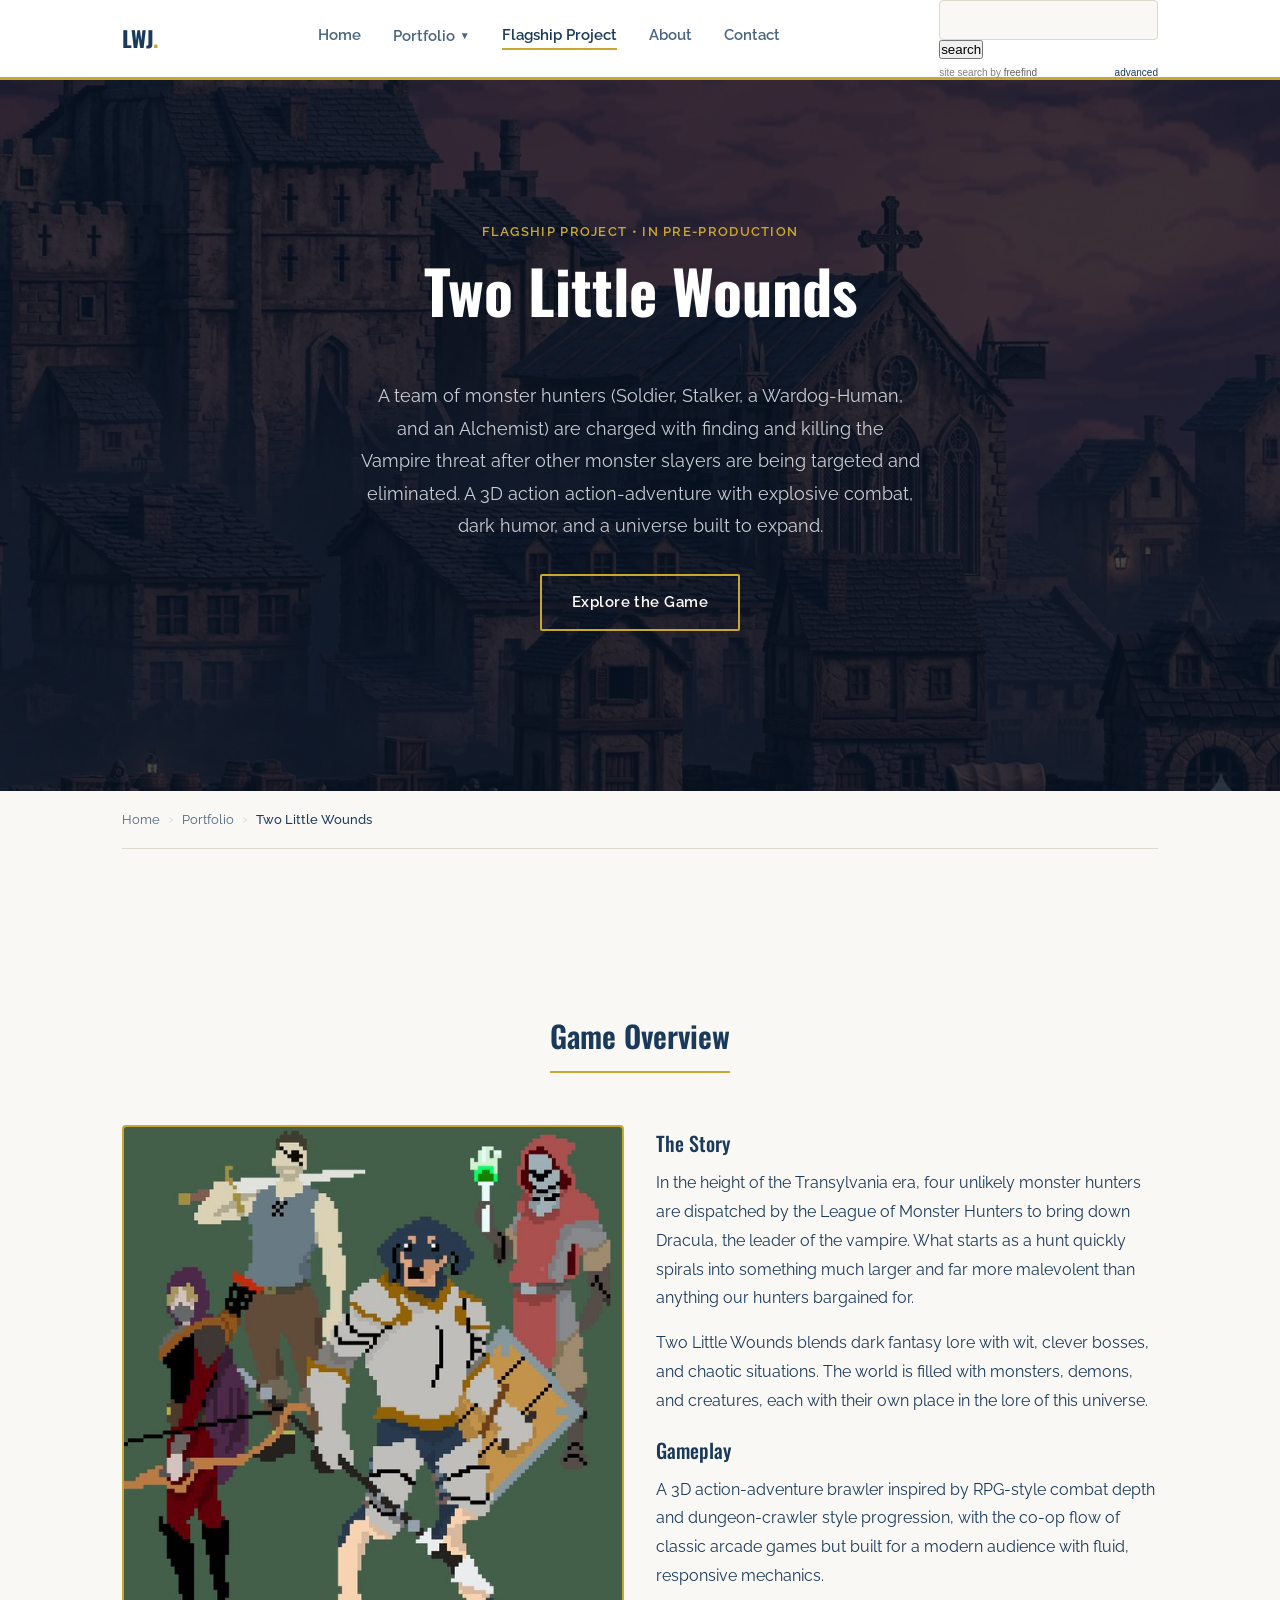
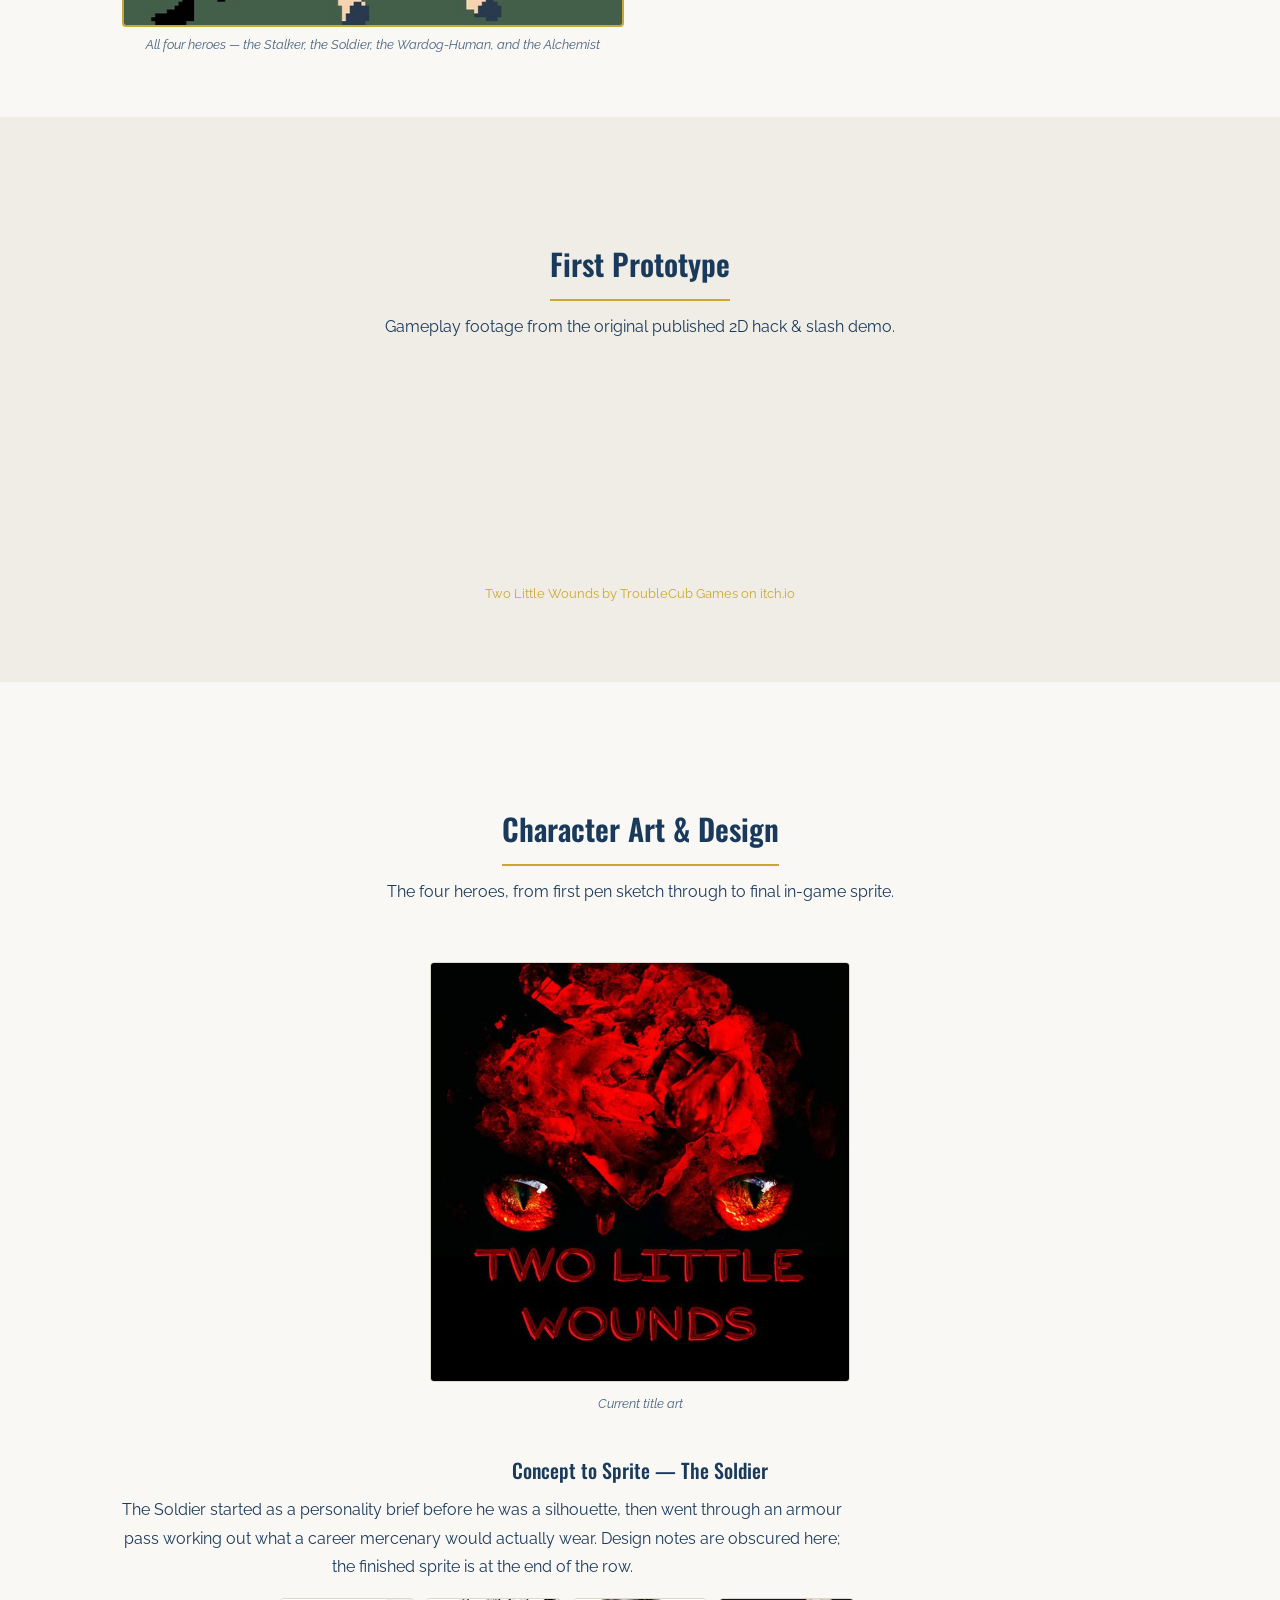
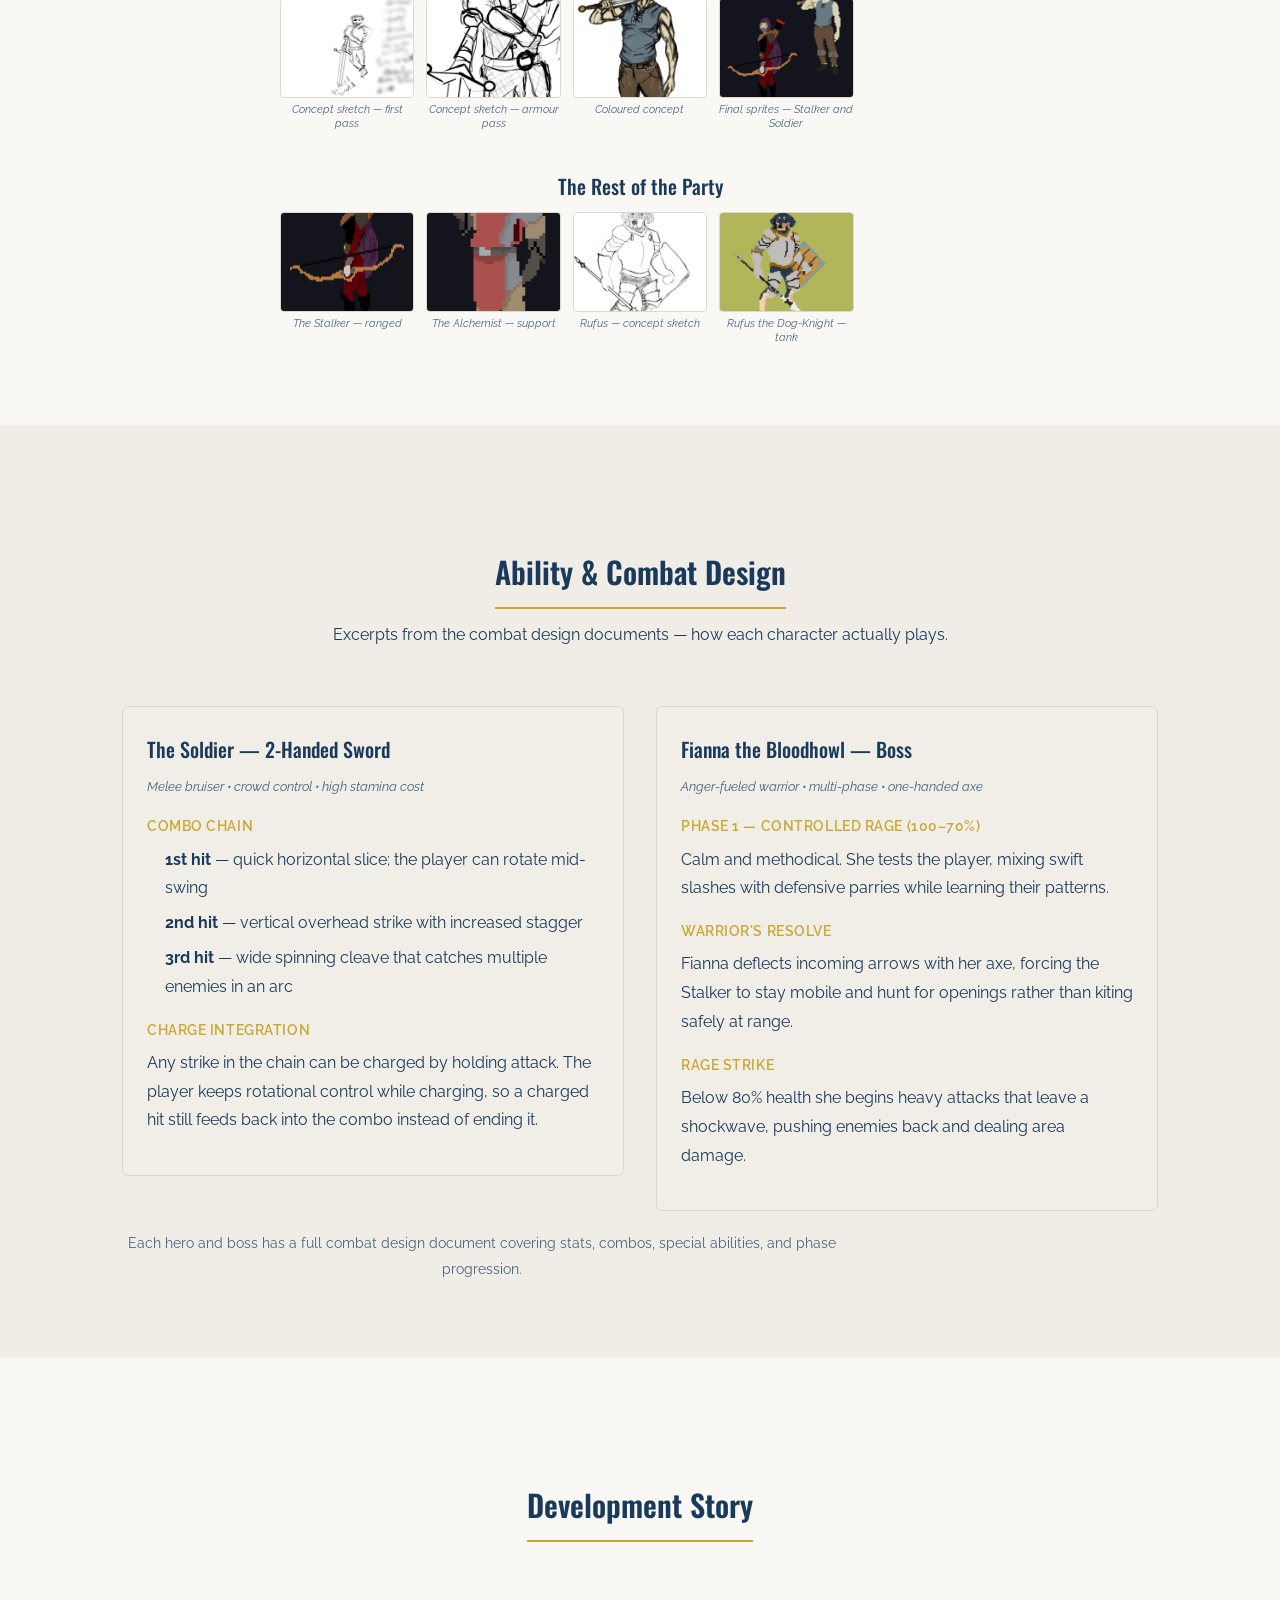
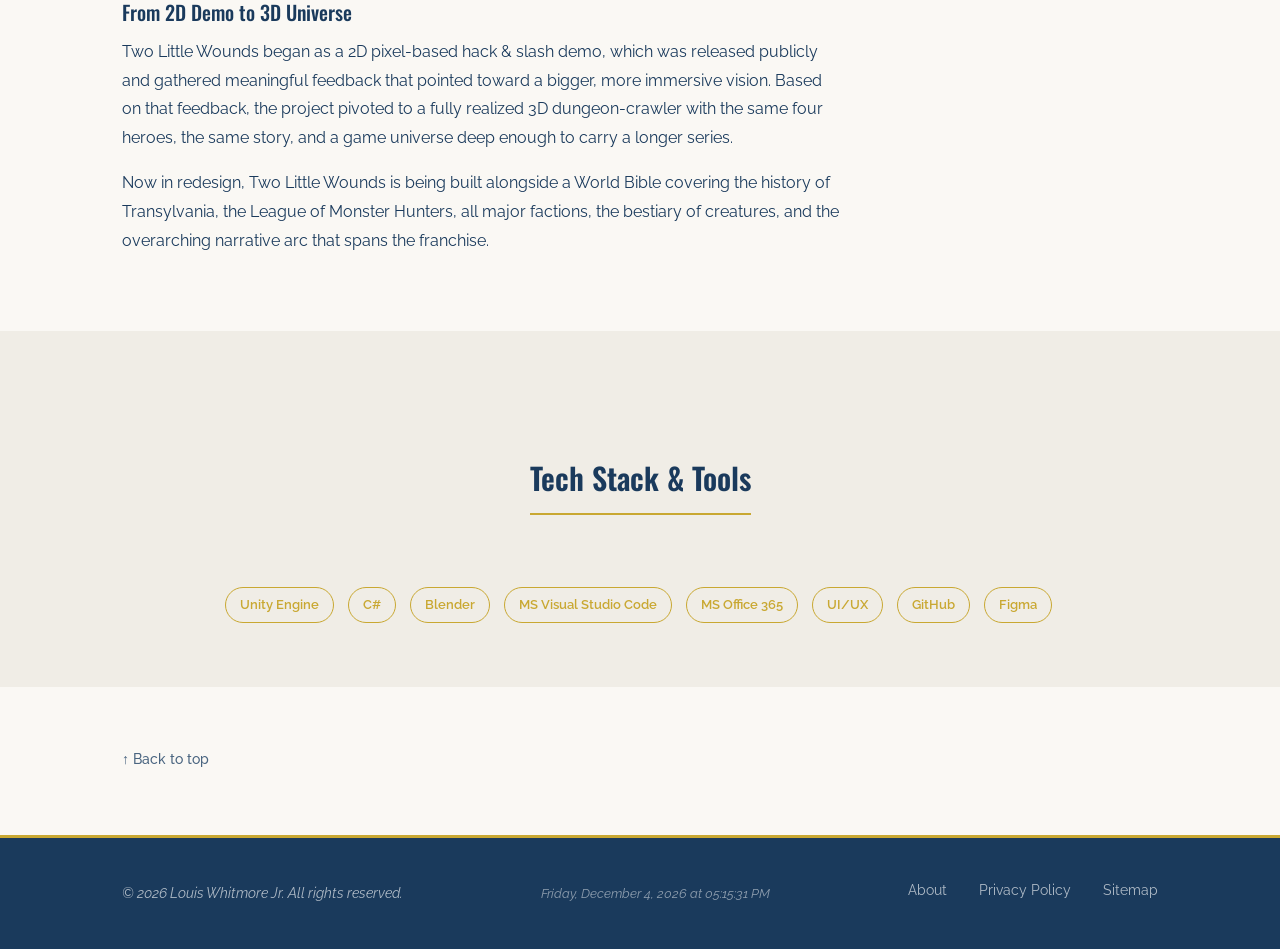
<file: gamedev.html>
<!--
Name: Louis Whitmore Jr.
Flagship Project Page
gamedev.html - Deep-dive showcase of Two Little Wounds, the flagship 3D action RPG dungeon-crawler now in redesign.
Date: 08/27/26
Version: 1.4
-->

<!DOCTYPE html>
<html lang="en">

<head>
    <meta charset="UTF-8">
    <meta name="viewport" content="width=device-width, initial-scale=1.0">
    <meta name="description"
        content="Two Little Wounds — flagship 3D action RPG dungeon-crawler by TroubleCub Games. Developed by Louis Whitmore Jr. Monster hunters, Dracula, and Akasha the vampire queen.">
    <meta name="keywords"
        content="Two Little Wounds, TroubleCub Games, indie game, 3D action RPG, dungeon crawler, Unity, Louis Whitmore, game development, Transylvania">
    <meta name="robots" content="index, follow">
    <meta name="author" content="Louis Whitmore Jr.">
    <meta name="copyright" content="© 2026 Louis Whitmore Jr. — TroubleCub Games">

    <link rel="stylesheet" href="https://cdnjs.cloudflare.com/ajax/libs/font-awesome/6.5.0/css/all.min.css">
    <link rel="preconnect" href="https://fonts.googleapis.com">
    <link rel="preconnect" href="https://fonts.gstatic.com" crossorigin>
    <link
        href="https://fonts.googleapis.com/css2?family=Oswald:wght@300;400;500;600;700&amp;family=Raleway:wght@300;400;500;600&amp;display=swap"
        rel="stylesheet">

    <link rel="stylesheet" href="CSS/style.css">

    <link rel="apple-touch-icon" sizes="180x180" href="apple-touch-icon.png">
    <link rel="icon" type="image/png" sizes="32x32" href="favicon-32x32.png">
    <link rel="icon" type="image/png" sizes="16x16" href="favicon-16x16.png">
    <link rel="manifest" href="/site.webmanifest">

    <title>Two Little Wounds — Flagship Project | Louis Whitmore Jr.</title>

</head>

<body id="top">

    <!-- Navigation -->
    <nav class="site-nav" aria-label="Main navigation">
        <div class="nav-inner">
            <a href="index.html" class="nav-logo">LWJ<span>.</span></a>

            <ul class="nav-links">
                <li><a href="index.html">Home</a></li>
                <li class="nav-dropdown">
                    <button class="nav-dropdown-toggle" aria-haspopup="true" aria-expanded="false">
                        Portfolio <span class="arrow">&#9660;</span>
                    </button>
                    <ul class="nav-dropdown-menu">
                        <li><a href="portfolio.html">Overview</a></li>
                        <li><a href="devwork.html">Game Development</a></li>
                        <li><a href="uiux.html">UI/UX</a></li>
                        <li><a href="webdesign.html">Web Design</a></li>
                    </ul>
                </li>
                <li><a href="gamedev.html" class="active">Flagship Project</a></li>
                <!-- <li><a href="services.html">Services</a></li> -->
                <li><a href="about.html">About</a></li>
                <li><a href="contact.html">Contact</a></li>
            </ul>

            <div class="freefind-search">
                <!-- start of freefind search box html -->
                <table class="freefind-table">
                    <tr>
                        <td colspan=2 style="font-family: Arial, Helvetica, sans-serif; font-size: 7.5pt;">
                            <form style="margin:0px; margin-top:4px;" action="https://search.freefind.com/find.html"
                                method="get" accept-charset="utf-8" target="_self">
                                <input type="hidden" name="si" value="37358046">
                                <input type="hidden" name="pid" value="r">
                                <input type="hidden" name="n" value="0">
                                <input type="hidden" name="_charset_" value="">
                                <input type="hidden" name="bcd" value="&#247;">
                                <input type="text" name="query" size="15">
                                <input type="submit" value="search">
                            </form>
                        </td>
                    </tr>
                    <tr>
                        <td
                            style="text-align:left; font-family: Arial, Helvetica, sans-serif;	font-size: 7.5pt; padding-top:4px;">
                            <a style="text-decoration:none; color:gray;" href="https://www.freefind.com" rel="nofollow">site
                                search</a><a style="text-decoration:none; color:gray;" href="https://www.freefind.com"
                                rel="nofollow"> by
                                <span style="color: #606060;">freefind</span></a>
                        </td>

                        <td
                            style="text-align:right; font-family: Arial, Helvetica, sans-serif;	font-size: 7.5pt; padding-top:4px;">
                            <a href="https://search.freefind.com/find.html?si=37358046&amp;pid=a">advanced</a>
                        </td>
                    </tr>
                </table>
                <!-- end of freefind search box html -->
            </div>

            <!-- Hamburger menu -->
            <button class="hamburger" id="hamburger" aria-label="Toggle navigation" aria-expanded="false">
                <span></span><span></span><span></span>
            </button>
        </div>
    </nav>

    <div class="mobile-nav" id="mobileNav" aria-hidden="true">
        <ul>
            <li><a href="index.html">Home</a></li>
            <li>
                <button id="mobilePortfolioToggle">Portfolio &#9660;</button>
                <ul class="mobile-nav-sub" id="mobilePortfolioSub">
                    <li><a href="portfolio.html">Overview</a></li>
                    <li><a href="devwork.html">Game Dev</a></li>
                    <li><a href="uiux.html">UI/UX</a></li>
                    <li><a href="webdesign.html">Web Design</a></li>
                </ul>
            </li>
            <li><a href="gamedev.html">Flagship Project</a></li>
            <!-- <li><a href="services.html">Services</a></li> -->
            <li><a href="about.html">About</a></li>
            <li><a href="contact.html">Contact</a></li>
        </ul>

        <!-- Freefind search inside hamburger menu — mobile only -->
        <div class="mobile-search">
            <form action="https://search.freefind.com/find.html" method="get" accept-charset="utf-8" target="_self">
                <input type="hidden" name="si" value="37358046">
                <input type="hidden" name="pid" value="r">
                <input type="hidden" name="n" value="0">
                <input type="hidden" name="_charset_" value="">
                <input type="hidden" name="bcd" value="&#247;">
                <input type="text" name="query" placeholder="Search site..." class="mobile-search-input">
                <button type="submit" class="mobile-search-btn">Search</button>
            </form>
        </div>
    </div>


    <!-- Two Little Wounds Hero -->
    <section class="game-hero" aria-label="Two Little Wounds flagship game">
        <img src="images/backdrop_hero.jpg"
            alt="Two Little Wounds environment concept art depicting a fog-covered Transylvania village at night"
            class="game-hero-bg">
        <div class="game-hero-content">
            <header>
                <span class="eyebrow">Flagship Project &bull; In Pre-Production</span>
                <h1>Two Little Wounds</h1>
            </header>
            <p>A team of monster hunters (Soldier, Stalker, a Wardog-Human, and an Alchemist) are charged with finding 
                and killing the Vampire threat after other monster slayers are being targeted and eliminated. A 3D action 
                action-adventure with explosive combat, dark humor, and a universe built to expand.</p>
            <a href="#overview" class="btn btn-gold">Explore the Game</a>
        </div>
    </section>

    <div class="page-wrapper-game">
        <main>
            <!-- Breadcrumbs Section -->
            <div class="container">
                <nav class="breadcrumbs" aria-label="Breadcrumb">
                    <a href="index.html">Home</a>
                    <span class="breadcrumb-sep">›</span>
                    <a href="portfolio.html">Portfolio</a>
                    <span class="breadcrumb-sep">›</span>
                    <span class="breadcrumb-current">Two Little Wounds</span>
                </nav>
            </div>

            <section id="overview">
                <div class="container">
                    <header class="text-center">
                        <h2>Game Overview</h2>
                    </header>
                    <div class="grid-2">
                        <figure>
                            <img src="images/tlw-char-all-heroes_sc.jpg"
                                alt="Two Little Wounds concept showing the four monster hunters in a dark castle environment"
                                class="game-screenshot" width="540" height="360">
                            <figcaption>All four heroes &mdash; the Stalker, the Soldier, the Wardog-Human, 
                            and the Alchemist</figcaption>
                        </figure>
                        <div>
                            <h3>The Story</h3>
                            <p>In the height of the Transylvania era, four unlikely monster hunters are
                                dispatched by the League of Monster Hunters to bring down Dracula, the leader of the
                                vampire. What starts as a hunt quickly spirals into something much larger and far more
                                malevolent than anything our hunters bargained for.</p>
                            <p>Two Little Wounds blends dark fantasy lore with wit, clever bosses, and chaotic
                                situations. The world is filled with monsters, demons, and creatures, each with their
                                own place in the lore of this universe.</p>
                            <h3>Gameplay</h3>
                            <p>A 3D action-adventure brawler inspired by RPG-style combat depth and dungeon-crawler
                                style progression, with the co-op flow of classic arcade games but built for a modern
                                audience with fluid, responsive mechanics.</p>
                        </div>
                    </div>
                </div>
            </section>

            <section class="alt">
                    <header class="text-center">
                        <h2>First Prototype</h2>
                        <p>Gameplay footage from the original published 2D hack &amp; slash demo.</p>
                    </header>
                    <div class="text-center">
                        <iframe class="itch-embed" src="https://itch.io/embed/4897099" width="552" height="167"
                            title="Two Little Wounds on itch.io" loading="lazy"></iframe>
                        <p class="itch-fallback"><a href="https://troublecub-games.itch.io/two-little-wounds"
                                target="_blank" rel="noopener">Two Little Wounds by TroubleCub Games on itch.io</a></p>
                    </div>
            </section>

            <section>
                <div class="container">
                    <header class="text-center">
                        <h2>Character Art &amp; Design</h2>
                        <p>The four heroes, from first pen sketch through to final in-game sprite.</p>
                    </header>

                    <figure class="planner-figure" style="max-width:420px;">
                        <img class="lightbox-img" src="images/tlw-keyart_sc.jpg" data-full="images/tlw-keyart.jpg"
                            alt="Two Little Wounds title art showing glowing red eyes beneath a cracked red crystal">
                        <figcaption>Current title art</figcaption>
                    </figure>

                    <h3 class="text-center" style="margin-top:36px;">Concept to Sprite &mdash; The Soldier</h3>
                    <p class="text-center">The Soldier started as a personality brief before he was a silhouette, then
                        went through an armour pass working out what a career mercenary would actually wear.
                        Design notes are obscured here; the finished sprite is at the end of the row.</p>
                    <div class="media-gallery-grid">
                        <figure>
                            <img class="lightbox-img" src="images/tlw-concept-soldier-1_sc.jpg" data-full="images/tlw-concept-soldier-1.jpg" alt="Line sketch of the Soldier leaning on a bastard sword, with design notes blurred">
                            <figcaption>Concept sketch &mdash; first pass</figcaption>
                        </figure>
                        <figure>
                            <img class="lightbox-img" src="images/tlw-concept-soldier-2_sc.jpg" data-full="images/tlw-concept-soldier-2.jpg" alt="Detailed line sketch of the Soldier in layered armour">
                            <figcaption>Concept sketch &mdash; armour pass</figcaption>
                        </figure>
                        <figure>
                            <img class="lightbox-img" src="images/tlw-char-soldier-painted_sc.jpg" data-full="images/tlw-char-soldier-painted.jpg" alt="Coloured illustration of the Soldier resting a bastard sword on his shoulder">
                            <figcaption>Coloured concept</figcaption>
                        </figure>
                        <figure>
                            <img class="lightbox-img" src="images/tlw-char-two-heroes_sc.jpg" data-full="images/tlw-char-two-heroes.jpg" alt="Pixel art of the Stalker and the Soldier standing side by side">
                            <figcaption>Final sprites &mdash; Stalker and Soldier</figcaption>
                        </figure>
                    </div>

                    <h3 class="text-center" style="margin-top:36px;">The Rest of the Party</h3>
                    <div class="media-gallery-grid">
                        <figure>
                            <img class="lightbox-img" src="images/tlw-char-stalker_sc.jpg" data-full="images/tlw-char-stalker.jpg" alt="Pixel art sprite of the Stalker, a hooded archer drawing a bow">
                            <figcaption>The Stalker &mdash; ranged</figcaption>
                        </figure>
                        <figure>
                            <img class="lightbox-img" src="images/tlw-char-alchemist_sc.jpg" data-full="images/tlw-char-alchemist.jpg" alt="Pixel art sprite of the Alchemist, a red-hooded figure holding a glowing green flask">
                            <figcaption>The Alchemist &mdash; support</figcaption>
                        </figure>
                        <figure>
                            <img class="lightbox-img" src="images/tlw-concept-dogknight_sc.jpg" data-full="images/tlw-concept-dogknight.jpg" alt="Line sketch concept of Rufus the Dog-Knight holding a spear and shield">
                            <figcaption>Rufus &mdash; concept sketch</figcaption>
                        </figure>
                        <figure>
                            <img class="lightbox-img" src="images/tlw-char-dogknight_sc.jpg" data-full="images/tlw-char-dogknight.jpg" alt="Pixel art sprite of Rufus the Dog-Knight in plate armour with a spear and shield">
                            <figcaption>Rufus the Dog-Knight &mdash; tank</figcaption>
                        </figure>
                    </div>
                </div>
            </section>

            <section class="alt">
                <div class="container">
                    <header class="text-center">
                        <h2>Ability &amp; Combat Design</h2>
                        <p>Excerpts from the combat design documents &mdash; how each character actually plays.</p>
                    </header>
                    <div class="grid-2">
                        <div class="ability-card">
                            <h3>The Soldier &mdash; 2-Handed Sword</h3>
                            <p class="ability-role">Melee bruiser &bull; crowd control &bull; high stamina cost</p>
                            <h4>Combo Chain</h4>
                            <ul>
                                <li><strong>1st hit</strong> &mdash; quick horizontal slice; the player can rotate mid-swing</li>
                                <li><strong>2nd hit</strong> &mdash; vertical overhead strike with increased stagger</li>
                                <li><strong>3rd hit</strong> &mdash; wide spinning cleave that catches multiple enemies in an arc</li>
                            </ul>
                            <h4>Charge Integration</h4>
                            <p>Any strike in the chain can be charged by holding attack. The player keeps rotational
                                control while charging, so a charged hit still feeds back into the combo instead of
                                ending it.</p>
                        </div>
                        <div class="ability-card">
                            <h3>Fianna the Bloodhowl &mdash; Boss</h3>
                            <p class="ability-role">Anger-fueled warrior &bull; multi-phase &bull; one-handed axe</p>
                            <h4>Phase 1 &mdash; Controlled Rage (100&ndash;70%)</h4>
                            <p>Calm and methodical. She tests the player, mixing swift slashes with defensive parries
                                while learning their patterns.</p>
                            <h4>Warrior's Resolve</h4>
                            <p>Fianna deflects incoming arrows with her axe, forcing the Stalker to stay mobile and
                                hunt for openings rather than kiting safely at range.</p>
                            <h4>Rage Strike</h4>
                            <p>Below 80% health she begins heavy attacks that leave a shockwave, pushing enemies back
                                and dealing area damage.</p>
                        </div>
                    </div>
                    <p class="text-center" style="margin-top:20px;font-size:14px;color:var(--text2);">
                        Each hero and boss has a full combat design document covering stats, combos, special
                        abilities, and phase progression.</p>
                </div>
            </section>

            <section>
                <div class="container">
                    <header class="text-center">
                        <h2>Development Story</h2>
                    </header>
                    <h3>From 2D Demo to 3D Universe</h3>
                    <p>Two Little Wounds began as a 2D pixel-based hack &amp; slash demo, which was released publicly
                        and gathered meaningful feedback that pointed toward a bigger, more immersive vision. Based on
                        that feedback, the project pivoted to a fully realized 3D dungeon-crawler with the same four
                        heroes, the same story, and a game universe deep enough to carry a longer series.</p>
                    <p>Now in redesign, Two Little Wounds is being built alongside a World Bible
                        covering the history of Transylvania, the League of Monster Hunters, all major factions, the
                        bestiary of creatures, and the overarching narrative arc that spans the franchise.</p>
                </div>
            </section>

            <section class="alt">
                <div class="container">
                    <header class="text-center">
                        <h2>Tech Stack &amp; Tools</h2>
                    </header>
                    <div class="tech-stack-grid" style="justify-content:center;">
                        <span class="tech-pill">Unity Engine</span>
                        <span class="tech-pill">C#</span>
                        <span class="tech-pill">Blender</span>
                        <span class="tech-pill">MS Visual Studio Code</span>
                        <span class="tech-pill">MS Office 365</span>
                        <span class="tech-pill">UI/UX</span>
                        <span class="tech-pill">GitHub</span>
                        <span class="tech-pill">Figma</span>
                    </div>
                </div>
            </section>

            <div class="container">
                <a href="#top" class="back-to-top">&#8593; Back to top</a>
            </div>
        </main>
    </div>

    <footer class="site-footer">
        <div class="container">
            <div class="footer-inner">
                <p class="footer-copy"><em>&copy; 2026 Louis Whitmore Jr. All rights reserved.</em></p>
                <p class="footer-datetime" id="footerDatetime"></p>
                <ul class="footer-links">
                    <li><a href="about.html">About</a></li>
                    <li><a href="privacy.html">Privacy Policy</a></li>
                    <li><a href="sitemap.html">Sitemap</a></li>
                </ul>
            </div>
        </div>
    </footer>

    <!-- JavaScript Section -->
    <script>
        const hamburger = document.getElementById('hamburger');
        const mobileNav = document.getElementById('mobileNav');
        hamburger.addEventListener('click', function () {
            const isOpen = mobileNav.classList.contains('open');
            hamburger.classList.toggle('open');
            mobileNav.classList.toggle('open');
            hamburger.setAttribute('aria-expanded', !isOpen);
            mobileNav.setAttribute('aria-hidden', isOpen);
        });
        const mpt = document.getElementById('mobilePortfolioToggle');
        const mps = document.getElementById('mobilePortfolioSub');
        if (mpt) mpt.addEventListener('click', function () { mps.classList.toggle('open'); });
        mobileNav.querySelectorAll('a').forEach(function (l) {
            l.addEventListener('click', function () {
                hamburger.classList.remove('open'); mobileNav.classList.remove('open');
                hamburger.setAttribute('aria-expanded', 'false'); mobileNav.setAttribute('aria-hidden', 'true');
            });
        });
        const dt = document.querySelector('.nav-dropdown-toggle');
        const dm = document.querySelector('.nav-dropdown-menu');
        const da = document.querySelector('.nav-dropdown-toggle .arrow');
        if (dt && dm) {
            dt.addEventListener('click', function (e) {
                e.stopPropagation();
                const open = dm.style.display === 'block';
                dm.style.display = open ? 'none' : 'block';
                da.style.transform = open ? 'rotate(0deg)' : 'rotate(180deg)';
                dt.setAttribute('aria-expanded', !open);
            });
            document.addEventListener('click', function () {
                dm.style.display = 'none'; da.style.transform = 'rotate(0deg)';
                dt.setAttribute('aria-expanded', 'false');
            });
            dm.addEventListener('click', function (e) { e.stopPropagation(); });
        }
        function updateFooterTime() {
            const now = new Date();
            const opts = { weekday: 'long', year: 'numeric', month: 'long', day: 'numeric', hour: '2-digit', minute: '2-digit', second: '2-digit' };
            const el = document.getElementById('footerDatetime');
            if (el) el.textContent = now.toLocaleDateString('en-US', opts);
        }
        updateFooterTime(); setInterval(updateFooterTime, 1000);

    </script>
    <div class="lightbox-overlay" id="lightboxOverlay">
        <div class="lightbox-content">
            <button type="button" class="lightbox-close" id="lightboxClose" aria-label="Close enlarged image">&times;</button>
            <img id="lightboxImage" src="[data-uri]" alt="">
            <p class="lightbox-caption" id="lightboxCaption"></p>
        </div>
    </div>

    <script>
        (function () {
            const overlay = document.getElementById('lightboxOverlay');
            const lightboxImg = document.getElementById('lightboxImage');
            const lightboxCaption = document.getElementById('lightboxCaption');
            const closeBtn = document.getElementById('lightboxClose');
            const BLANK = '[data-uri]';
            function openLightbox(src, alt, cap) {
                lightboxImg.src = src; lightboxImg.alt = alt || '';
                lightboxCaption.textContent = cap || '';
                overlay.classList.add('active');
            }
            function closeLightbox() { overlay.classList.remove('active'); lightboxImg.src = BLANK; lightboxImg.alt = ''; }
            document.querySelectorAll('.lightbox-img, .media-gallery-grid img').forEach(function (img) {
                img.addEventListener('click', function () {
                    const fc = img.parentElement.querySelector('figcaption');
                    openLightbox(img.getAttribute('data-full') || img.getAttribute('src'),
                                 img.getAttribute('alt'), fc ? fc.textContent : '');
                });
            });
            closeBtn.addEventListener('click', closeLightbox);
            overlay.addEventListener('click', function (e) { if (e.target === overlay) closeLightbox(); });
            document.addEventListener('keydown', function (e) { if (e.key === 'Escape') closeLightbox(); });
        })();
    </script>
</body>

</html>
</file>
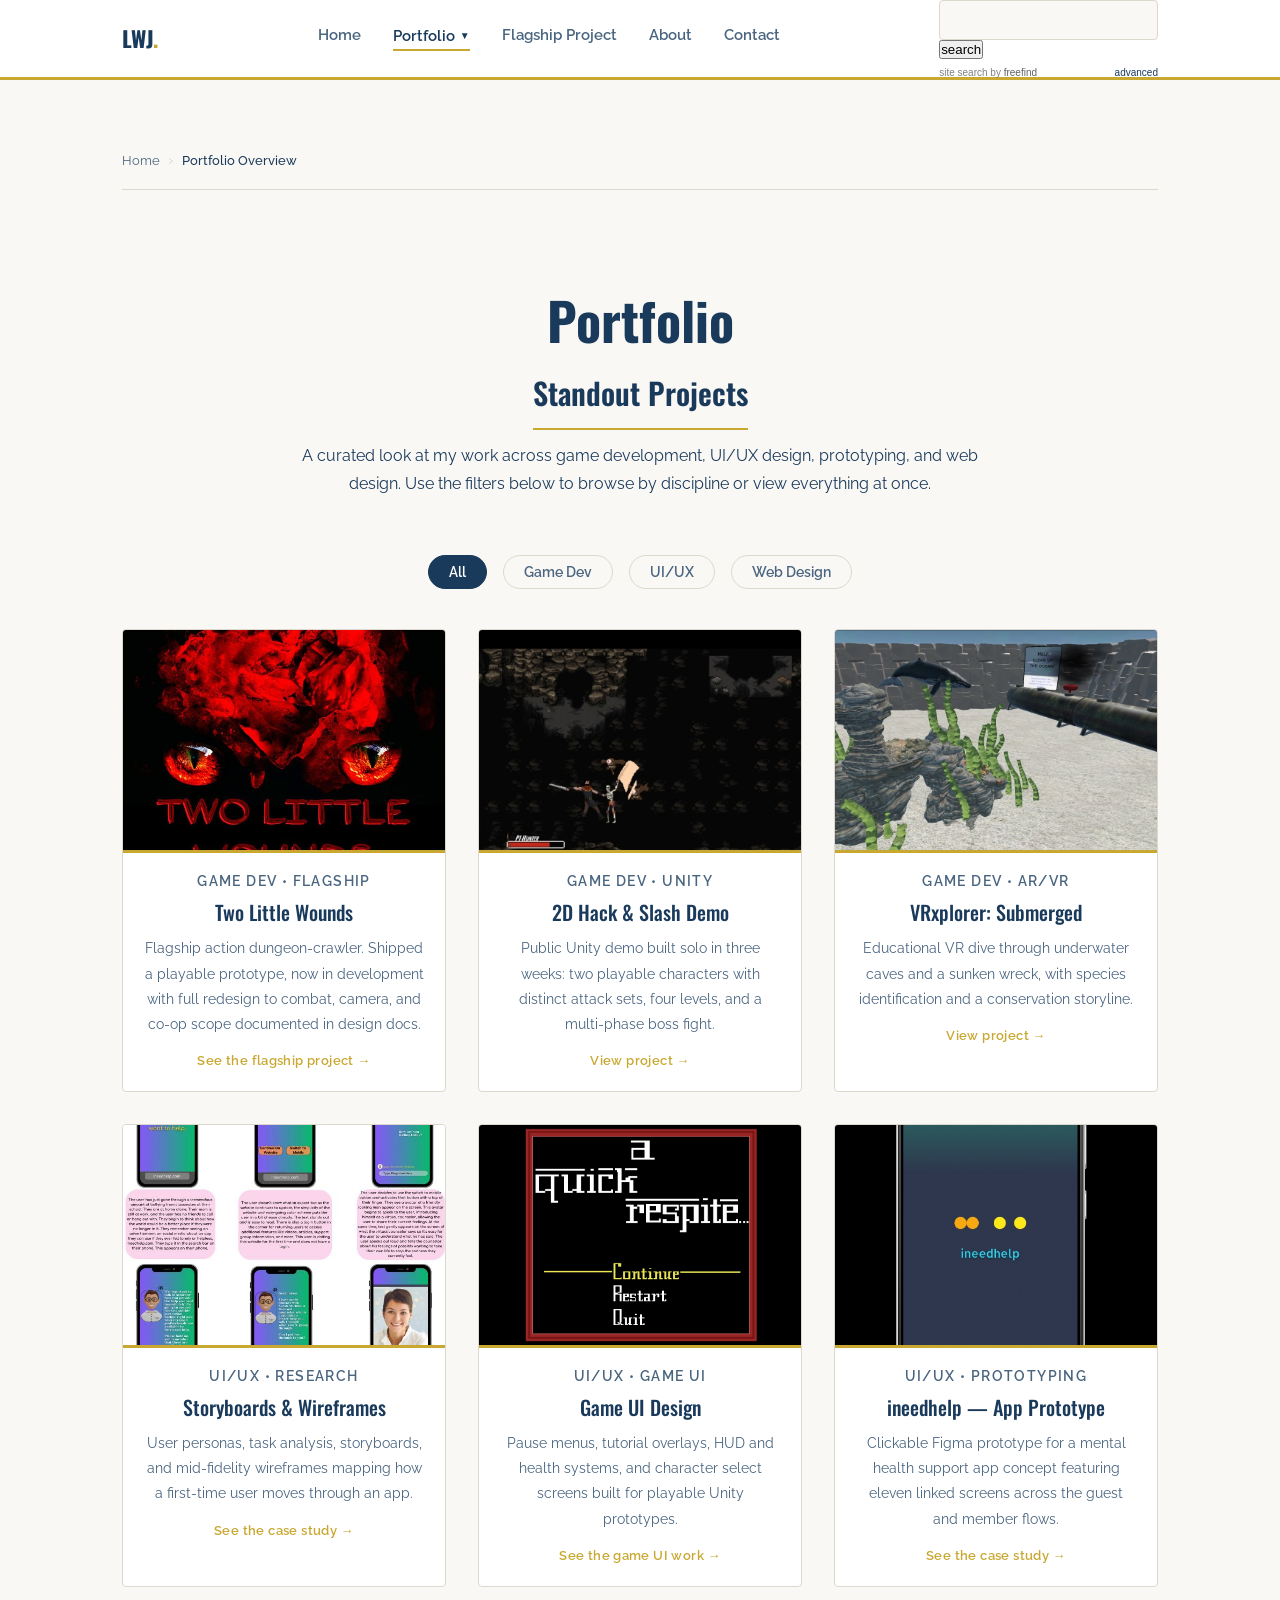
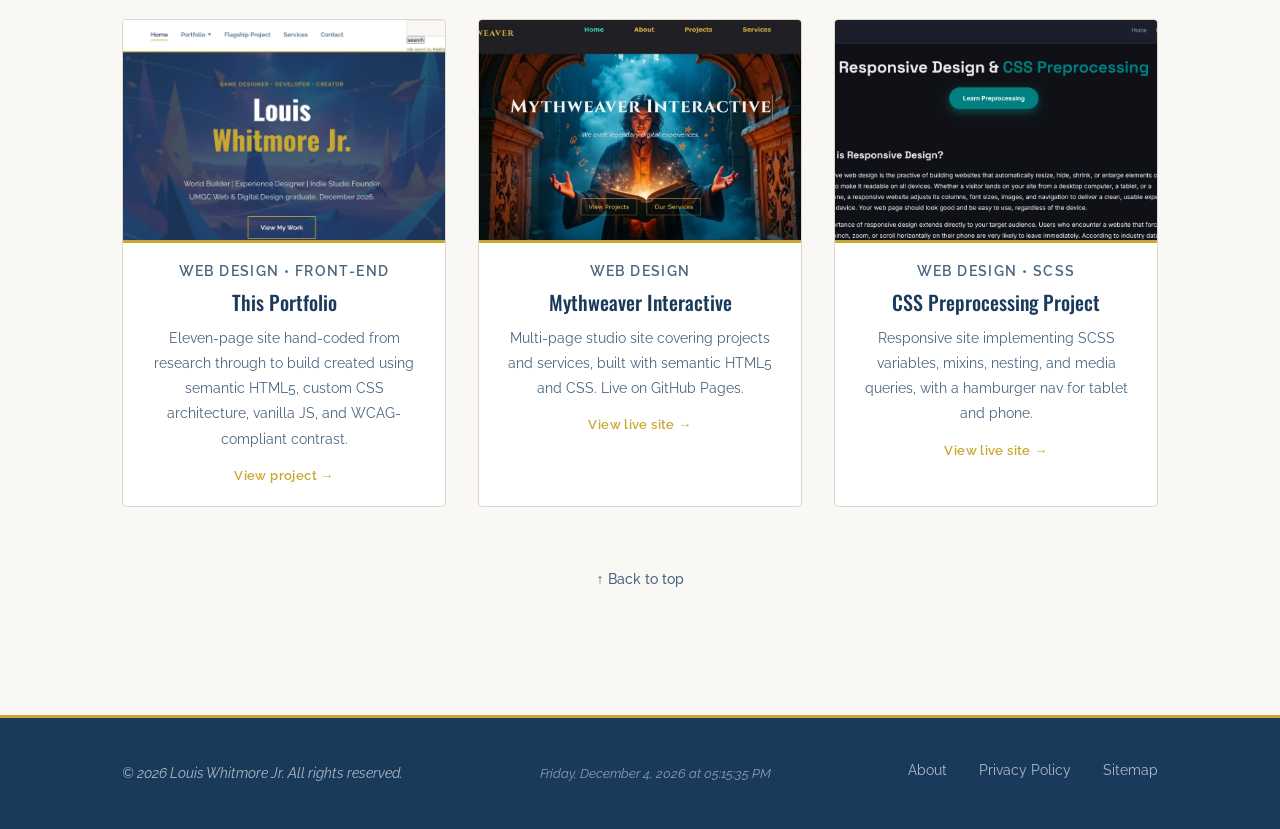
<file: portfolio.html>
<!--
Name: Louis Whitmore Jr. 
Portfolio Overview
portfolio.html - Grid of all project cards across the disciplines with filter tabs. 
Date: 08/27/26
Version: 1.4
-->

<!DOCTYPE html>
<html lang="en">

<head>
    <meta charset="UTF-8">
    <meta name="viewport" content="width=device-width, initial-scale=1.0">
    <meta name="description" content="Professional portfolio website & CV by Louis Whitmore Jr.">
    <meta name="keywords" content="game development, ui, ux, prototyping, web design">
    <meta name="robots" content="index, follow">
    <meta name="author" content="Louis Whitmore Jr.">
    <meta name="copyright" content="© 2026 Louis Whitmore Jr.">

    <link rel="stylesheet" href="CSS/style.css">

    <link rel="stylesheet" href="https://cdnjs.cloudflare.com/ajax/libs/font-awesome/6.5.0/css/all.min.css">
    <link rel="preconnect" href="https://fonts.googleapis.com">
    <link rel="preconnect" href="https://fonts.gstatic.com" crossorigin>
    <link
        href="https://fonts.googleapis.com/css2?family=Oswald:wght@300;400;500;600;700&amp;family=Raleway:wght@300;400;500;600&amp;display=swap"
        rel="stylesheet">

    <link rel="apple-touch-icon" sizes="180x180" href="apple-touch-icon.png">
    <link rel="icon" type="image/png" sizes="32x32" href="favicon-32x32.png">
    <link rel="icon" type="image/png" sizes="16x16" href="favicon-16x16.png">
    <link rel="manifest" href="/site.webmanifest">

    <title>Portfolio Overview | Louis Whitmore Jr.</title>

</head>

<body id="top">
    <!-- Navigation -->
    <nav class="site-nav" aria-label="Main navigation">
        <div class="nav-inner">
            <a href="index.html" class="nav-logo">LWJ<span>.</span></a>

            <ul class="nav-links">
                <li><a href="index.html">Home</a></li>
                <li class="nav-dropdown">
                    <button class="nav-dropdown-toggle active" aria-haspopup="true" aria-expanded="false">
                        Portfolio <span class="arrow">&#9660;</span>
                    </button>
                    <ul class="nav-dropdown-menu">
                        <li><a href="portfolio.html" class="active">Overview</a></li>
                        <li><a href="devwork.html">Game Development</a></li>
                        <li><a href="uiux.html">UI/UX</a></li>
                        <li><a href="webdesign.html">Web Design</a></li>
                    </ul>
                </li>
                <li><a href="gamedev.html">Flagship Project</a></li>
                <!-- <li><a href="services.html">Services</a></li> -->
                <li><a href="about.html">About</a></li>
                <li><a href="contact.html">Contact</a></li>
            </ul>

            <div class="freefind-search">
                <!-- start of freefind search box html -->
                <table class="freefind-table">
                    <tr>
                        <td colspan=2 style="font-family: Arial, Helvetica, sans-serif; font-size: 7.5pt;">
                            <form style="margin:0px; margin-top:4px;" action="https://search.freefind.com/find.html"
                                method="get" accept-charset="utf-8" target="_self">
                                <input type="hidden" name="si" value="37358046">
                                <input type="hidden" name="pid" value="r">
                                <input type="hidden" name="n" value="0">
                                <input type="hidden" name="_charset_" value="">
                                <input type="hidden" name="bcd" value="&#247;">
                                <input type="text" name="query" size="15">
                                <input type="submit" value="search">
                            </form>
                        </td>
                    </tr>
                    <tr>
                        <td
                            style="text-align:left; font-family: Arial, Helvetica, sans-serif;	font-size: 7.5pt; padding-top:4px;">
                            <a style="text-decoration:none; color:gray;" href="https://www.freefind.com" rel="nofollow">site
                                search</a><a style="text-decoration:none; color:gray;" href="https://www.freefind.com"
                                rel="nofollow"> by
                                <span style="color: #606060;">freefind</span></a>
                        </td>

                        <td
                            style="text-align:right; font-family: Arial, Helvetica, sans-serif;	font-size: 7.5pt; padding-top:4px;">
                            <a href="https://search.freefind.com/find.html?si=37358046&amp;pid=a">advanced</a>
                        </td>
                    </tr>
                </table>
                <!-- end of freefind search box html -->
            </div>

            <!-- Hamburger menu -->
            <button class="hamburger" id="hamburger" aria-label="Toggle navigation" aria-expanded="false">
                <span></span>
                <span></span>
                <span></span>
            </button>
        </div>
    </nav>

    <div class="mobile-nav" id="mobileNav" aria-hidden="true">
        <ul>
            <li><a href="index.html">Home</a></li>
            <li>
                <button id="mobilePortfolioToggle">Portfolio &#9660;</button>
                <ul class="mobile-nav-sub" id="mobilePortfolioSub">
                    <li><a href="portfolio.html">Overview</a></li>
                    <li><a href="devwork.html">Game Development</a></li>
                    <li><a href="uiux.html">UI/UX</a></li>
                    <li><a href="webdesign.html">Web Design</a></li>
                </ul>
            </li>
            <li><a href="gamedev.html">Flagship Project</a></li>
            <!-- <li><a href="services.html">Services</a></li> -->
            <li><a href="about.html">About</a></li>
            <li><a href="contact.html">Contact</a></li>
        </ul>

        <!-- Freefind search inside hamburger menu — mobile only -->
        <div class="mobile-search">
            <form action="https://search.freefind.com/find.html" method="get" accept-charset="utf-8" target="_self">
                <input type="hidden" name="si" value="37358046">
                <input type="hidden" name="pid" value="r">
                <input type="hidden" name="n" value="0">
                <input type="hidden" name="_charset_" value="">
                <input type="hidden" name="bcd" value="&#247;">
                <input type="text" name="query" placeholder="Search site..." class="mobile-search-input">
                <button type="submit" class="mobile-search-btn">Search</button>
            </form>
        </div>
    </div>

    <div class="page-wrapper">
        <main>
            <section class="text-center">
                <div class="container">

                    <!-- Breadcrumbs Section -->
                    <nav class="breadcrumbs" aria-label="Breadcrumb">
                        <a href="index.html">Home</a>
                        <span class="breadcrumb-sep">›</span>
                        <span class="breadcrumb-current">Portfolio Overview</span>
                    </nav>

                    <!-- Introduction -->
                    <header>
                        <h1>Portfolio</h1>
                        <h2>Standout Projects</h2>
                        <p>A curated look at my work across game development, UI/UX design, prototyping, and web
                            design. Use the filters below to browse by discipline or view everything at once.</p>
                    </header>

                    <!-- Filter Tab Section -->
                    <div class="filter-bar" role="group" aria-label="Filter projects by discipline">
                        <button class="filter-btn active" data-filter="all">All</button>
                        <button class="filter-btn" data-filter="game">Game Dev</button>
                        <button class="filter-btn" data-filter="uiux">UI/UX</button>
                        <button class="filter-btn" data-filter="web">Web Design</button>
                    </div>

                    <!-- Grid Card Section -->
                    <div class="grid-3" id="portfolio-grid">
                        <article class="work-card" data-category="game">
                            <figure><a href="gamedev.html"><img src="images/tlw-keyart_sc.jpg" data-full="images/tlw-keyart.jpg"
                            alt="Two Little Wounds title art showing glowing red eyes beneath a cracked red crystal" width="360" height="220"></a></figure>
                            <div class="card-body">
                                <p class="card-tag">Game Dev &bull; Flagship</p>
                                <h3><a href="gamedev.html" class="card-title-link">Two Little Wounds</a></h3>
                                <p>Flagship action dungeon-crawler. Shipped a playable prototype, now in development with full redesign to combat, camera, and co-op scope documented in design docs.</p>
                                <a href="gamedev.html" class="card-link">See the flagship project &rarr;</a>
                            </div>
                        </article>
                        <article class="work-card" data-category="game">
                            <figure><a href="devwork.html#dev-media"><img src="images/demo.jpg"
                                        alt="2D pixel art hack and slash demo showing the Soldier fighting enemies" width="360" height="220"></a></figure>
                            <div class="card-body">
                                <p class="card-tag">Game Dev &bull; Unity</p>
                                <h3><a href="devwork.html#dev-media" class="card-title-link">2D Hack &amp; Slash Demo</a></h3>
                                <p>Public Unity demo built solo in three weeks: two playable characters with distinct attack sets, four levels, and a multi-phase boss fight.</p>
                                <a href="devwork.html#dev-media" class="card-link">View project &rarr;</a>
                            </div>
                        </article>
                        <article class="work-card" data-category="game">
                            <figure><a href="devwork.html#dev-media"><img src="images/VRxplorer-SubmergedCover_sc.jpg"
                                        alt="VRxplorer Submerged underwater exploration scene built in Unity" width="360" height="220"></a></figure>
                            <div class="card-body">
                                <p class="card-tag">Game Dev &bull; AR/VR</p>
                                <h3><a href="devwork.html#dev-media" class="card-title-link">VRxplorer: Submerged</a></h3>
                                <p>Educational VR dive through underwater caves and a sunken wreck, with species identification and a conservation storyline.</p>
                                <a href="devwork.html#dev-media" class="card-link">View project &rarr;</a>
                            </div>
                        </article>
                        <article class="work-card" data-category="uiux">
                            <figure><a href="uiux.html"><img src="images/StoryboardingProj2v2.jpg"
                                        alt="Six panel storyboard mapping a user journey through the ineedhelp app" width="360" height="220"></a></figure>
                            <div class="card-body">
                                <p class="card-tag">UI/UX &bull; Research</p>
                                <h3><a href="uiux.html" class="card-title-link">Storyboards &amp; Wireframes</a></h3>
                                <p>User personas, task analysis, storyboards, and mid-fidelity wireframes mapping how a first-time user moves through an app.</p>
                                <a href="uiux.html" class="card-link">See the case study &rarr;</a>
                            </div>
                        </article>
                        <article class="work-card" data-category="uiux">
                            <figure><a href="uiux.html"><img src="images/pause.png"
                                        alt="Exiled pause menu interface with continue, restart, and quit options" width="360" height="220"></a></figure>
                            <div class="card-body">
                                <p class="card-tag">UI/UX &bull; Game UI</p>
                                <h3><a href="uiux.html" class="card-title-link">Game UI Design</a></h3>
                                <p>Pause menus, tutorial overlays, HUD and health systems, and character select screens built for playable Unity prototypes.</p>
                                <a href="uiux.html" class="card-link">See the game UI work &rarr;</a>
                            </div>
                        </article>
                        <article class="work-card" data-category="uiux">
                            <figure><a href="uiux.html"><img src="images/ineedhelp1_sc.jpg"
                                        alt="High fidelity mockup screens from the ineedhelp mental health support app prototype" width="360" height="220"></a></figure>
                            <div class="card-body">
                                <p class="card-tag">UI/UX &bull; Prototyping</p>
                                <h3><a href="uiux.html" class="card-title-link">ineedhelp &mdash; App Prototype</a></h3>
                                <p>Clickable Figma prototype for a mental health support app concept featuring eleven linked screens across the guest and member flows.</p>
                                <a href="uiux.html" class="card-link">See the case study &rarr;</a>
                            </div>
                        </article>
                        <article class="work-card" data-category="web">
                            <figure><a href="webdesign.html"><img src="images/portfolioprj4_scl.png"
                                        alt="This portfolio website built with semantic HTML, CSS, and JavaScript" width="360" height="220"></a></figure>
                            <div class="card-body">
                                <p class="card-tag">Web Design &bull; Front-End</p>
                                <h3><a href="webdesign.html" class="card-title-link">This Portfolio</a></h3>
                                <p>Eleven-page site hand-coded from research through to build created using semantic HTML5, custom CSS architecture, vanilla JS, and WCAG-compliant contrast.</p>
                                <a href="webdesign.html" class="card-link">View project &rarr;</a>
                            </div>
                        </article>
                        <article class="work-card" data-category="web">
                            <figure><a href="webdesign.html"><img src="images/mythweaver.jpg"
                                        alt="Mythweaver Interactive multi-page studio website homepage" width="360" height="220"></a></figure>
                            <div class="card-body">
                                <p class="card-tag">Web Design</p>
                                <h3><a href="webdesign.html" class="card-title-link">Mythweaver Interactive</a></h3>
                                <p>Multi-page studio site covering projects and services, built with semantic HTML5 and CSS. Live on GitHub Pages.</p>
                                <a href="webdesign.html" class="card-link">View live site &rarr;</a>
                            </div>
                        </article>
                        <article class="work-card" data-category="web">
                            <figure><a href="webdesign.html"><img src="images/386proj3-sc.png"
                                        alt="Responsive website built with SCSS preprocessing and media queries" width="360" height="220"></a></figure>
                            <div class="card-body">
                                <p class="card-tag">Web Design &bull; SCSS</p>
                                <h3><a href="webdesign.html" class="card-title-link">CSS Preprocessing Project</a></h3>
                                <p>Responsive site implementing SCSS variables, mixins, nesting, and media queries, with a hamburger nav for tablet and phone.</p>
                                <a href="webdesign.html" class="card-link">View live site &rarr;</a>
                            </div>
                        </article>
                    </div>
                    <a href="#top" class="back-to-top">&#8593; Back to top</a>
                </div>
            </section>
        </main>
    </div>

    <!-- Footer -->
    <footer class="site-footer">
        <div class="container">
            <div class="footer-inner">
                <p class="footer-copy"><em>&copy; 2026 Louis Whitmore Jr. All rights reserved.</em></p>
                <p class="footer-datetime" id="footerDatetime"></p>
                <ul class="footer-links">
                    <li><a href="about.html">About</a></li>
                    <li><a href="privacy.html">Privacy Policy</a></li>
                    <li><a href="sitemap.html">Sitemap</a></li>
                </ul>
            </div>
        </div>
    </footer>

    <!-- JavaScript Section -->
    <script>
        //  Hamburger Menu
        const hamburger = document.getElementById('hamburger');
        const mobileNav = document.getElementById('mobileNav');
        hamburger.addEventListener('click', function () {
            const isOpen = mobileNav.classList.contains('open');
            hamburger.classList.toggle('open');
            mobileNav.classList.toggle('open');
            hamburger.setAttribute('aria-expanded', !isOpen);
            mobileNav.setAttribute('aria-hidden', isOpen);
        });
        const mpt = document.getElementById('mobilePortfolioToggle');
        const mps = document.getElementById('mobilePortfolioSub');
        if (mpt) mpt.addEventListener('click', function () { mps.classList.toggle('open'); });
        mobileNav.querySelectorAll('a').forEach(function (l) {
            l.addEventListener('click', function () {
                hamburger.classList.remove('open'); mobileNav.classList.remove('open');
                hamburger.setAttribute('aria-expanded', 'false'); mobileNav.setAttribute('aria-hidden', 'true');
            });
        });

        // Portfolio Dropdown
        const dt = document.querySelector('.nav-dropdown-toggle');
        const dm = document.querySelector('.nav-dropdown-menu');
        const da = document.querySelector('.nav-dropdown-toggle .arrow');
        if (dt && dm) {
            dt.addEventListener('click', function (e) {
                e.stopPropagation();
                const open = dm.style.display === 'block';
                dm.style.display = open ? 'none' : 'block';
                da.style.transform = open ? 'rotate(0deg)' : 'rotate(180deg)';
                dt.setAttribute('aria-expanded', !open);
            });
            document.addEventListener('click', function () {
                dm.style.display = 'none'; da.style.transform = 'rotate(0deg)';
                dt.setAttribute('aria-expanded', 'false');
            });
            dm.addEventListener('click', function (e) { e.stopPropagation(); });
        }

        // Date/Time
        function updateFooterTime() {
            const now = new Date();
            const opts = { weekday: 'long', year: 'numeric', month: 'long', day: 'numeric', hour: '2-digit', minute: '2-digit', second: '2-digit' };
            const el = document.getElementById('footerDatetime');
            if (el) el.textContent = now.toLocaleDateString('en-US', opts);
        }
        updateFooterTime(); setInterval(updateFooterTime, 1000);

        // Filter Tabs
        const filterBtns = document.querySelectorAll('.filter-btn');
        const cards = document.querySelectorAll('#portfolio-grid article');
        filterBtns.forEach(function (btn) {
            btn.addEventListener('click', function () {
                filterBtns.forEach(function (b) { b.classList.remove('active'); });
                btn.classList.add('active');
                const f = btn.getAttribute('data-filter');
                cards.forEach(function (c) {
                    c.style.display = (f === 'all' || c.getAttribute('data-category') === f) ? 'block' : 'none';
                });
            });
        });
    </script>
</body>

</html>
</file>
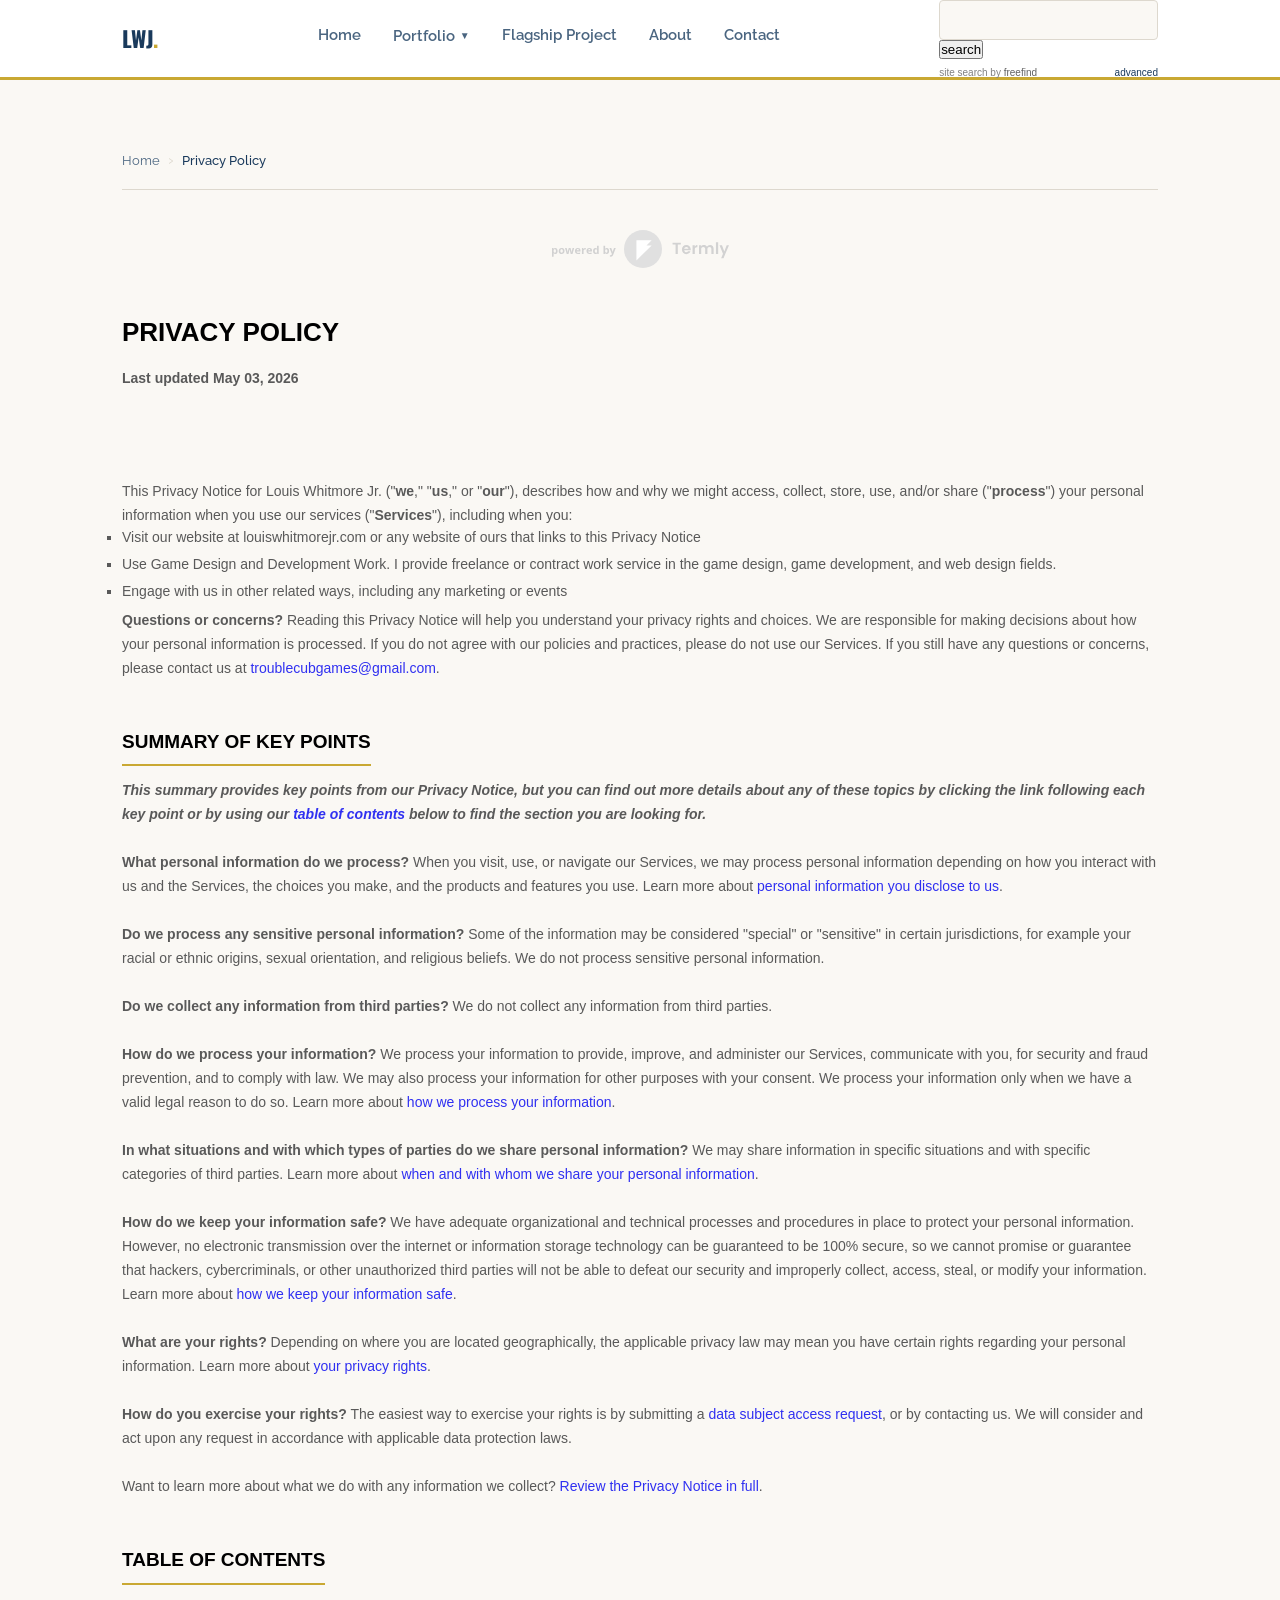
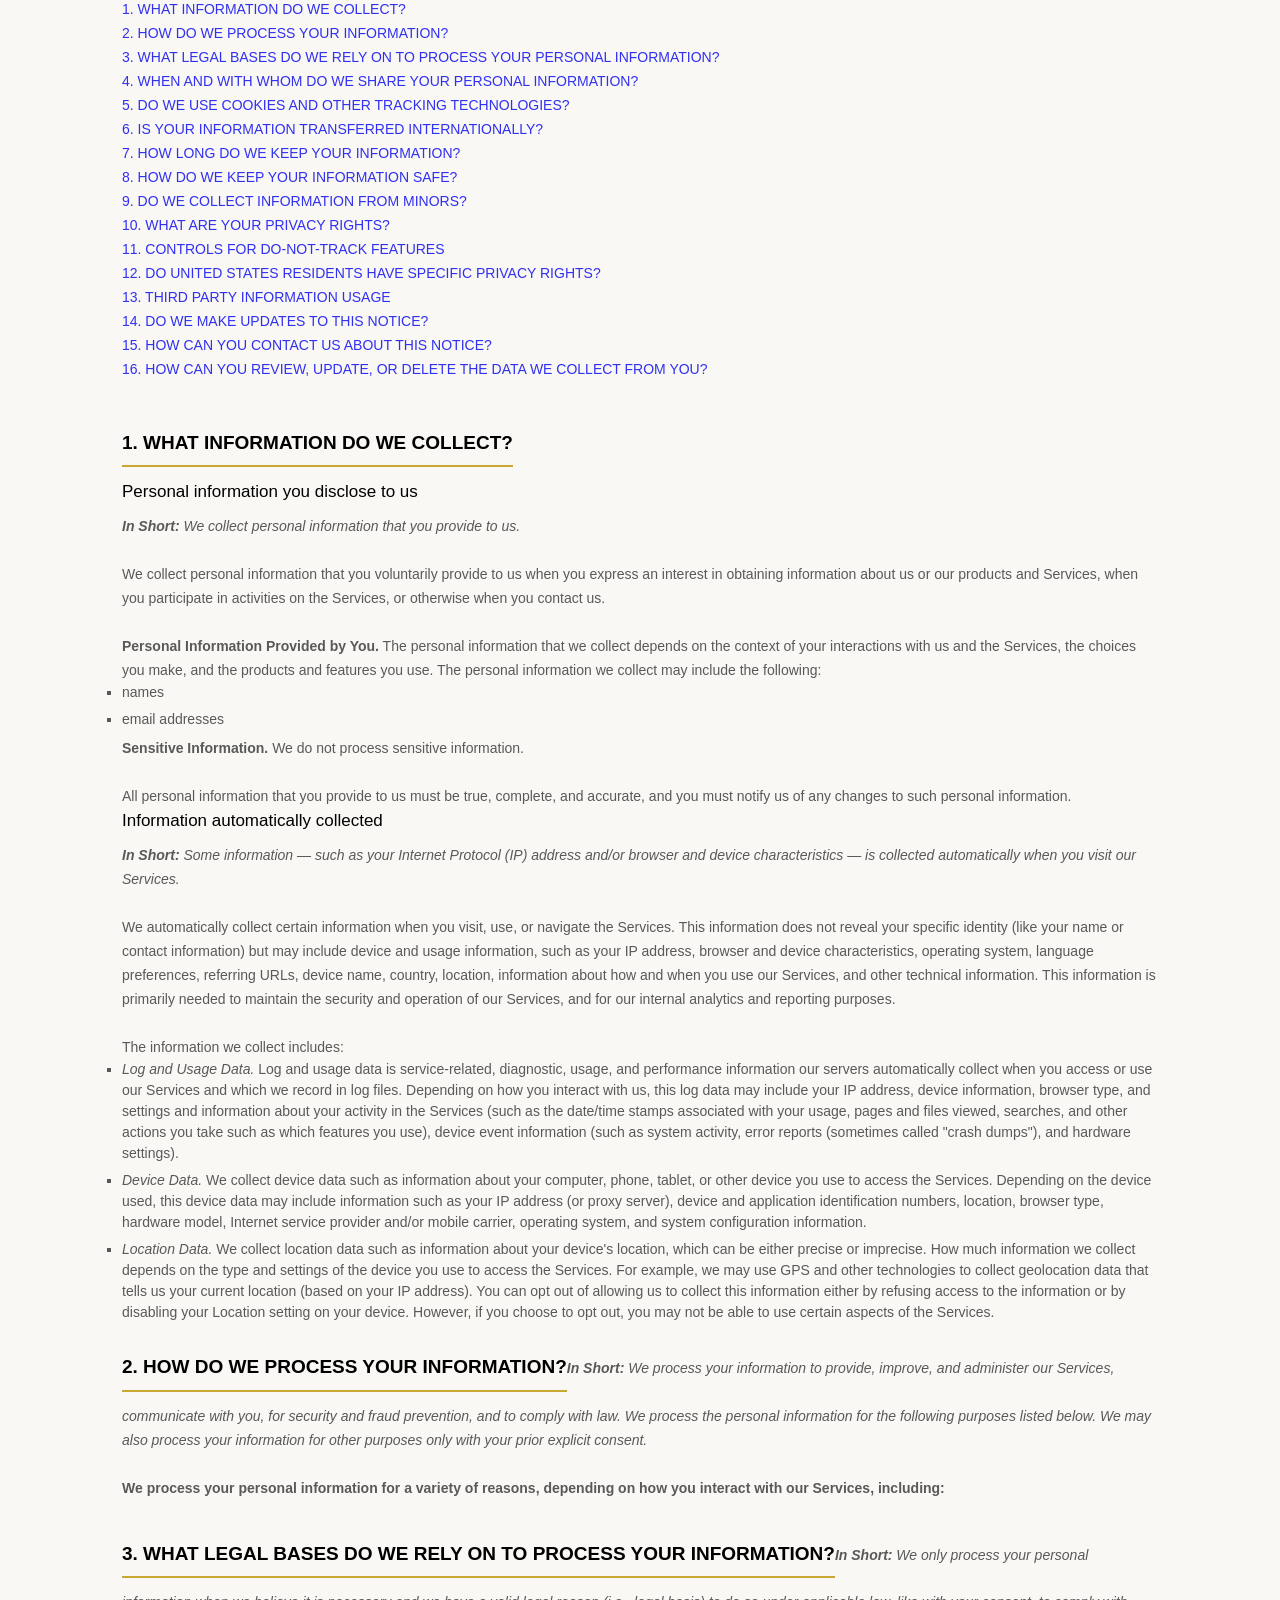
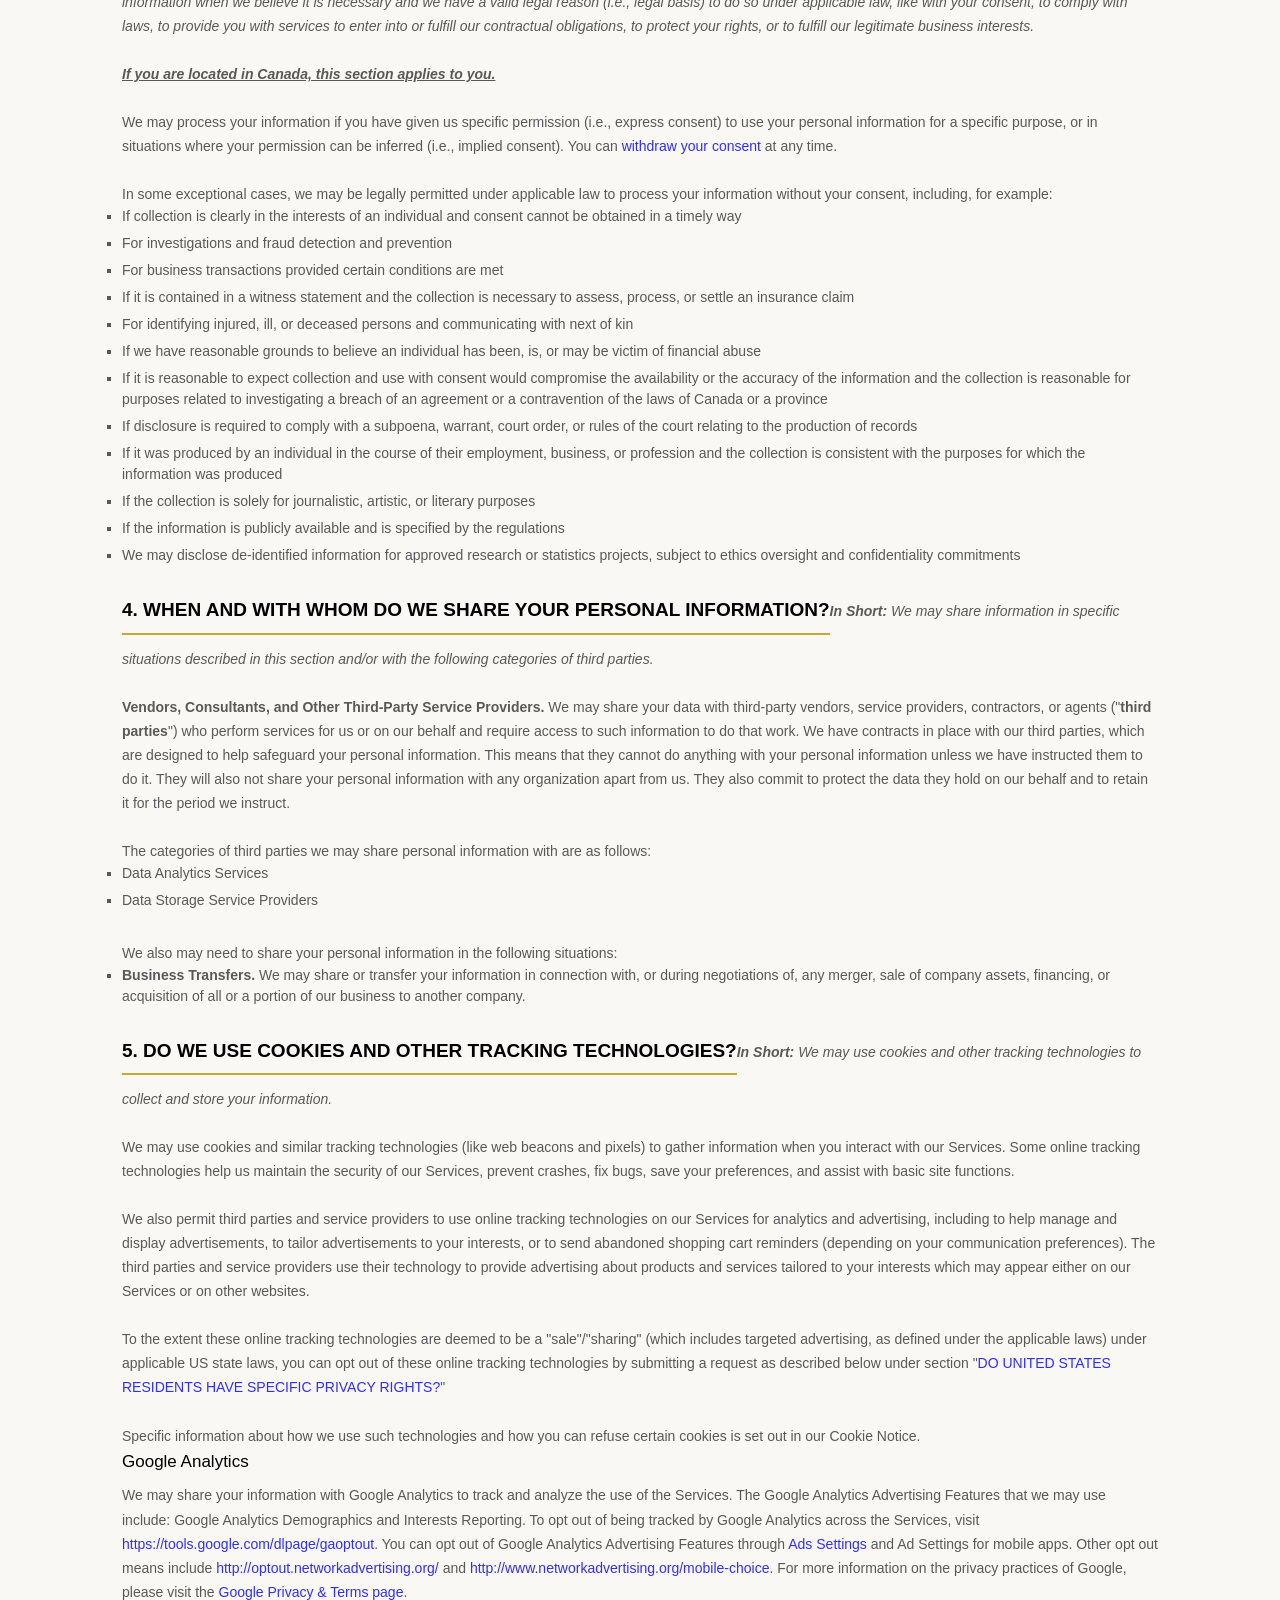
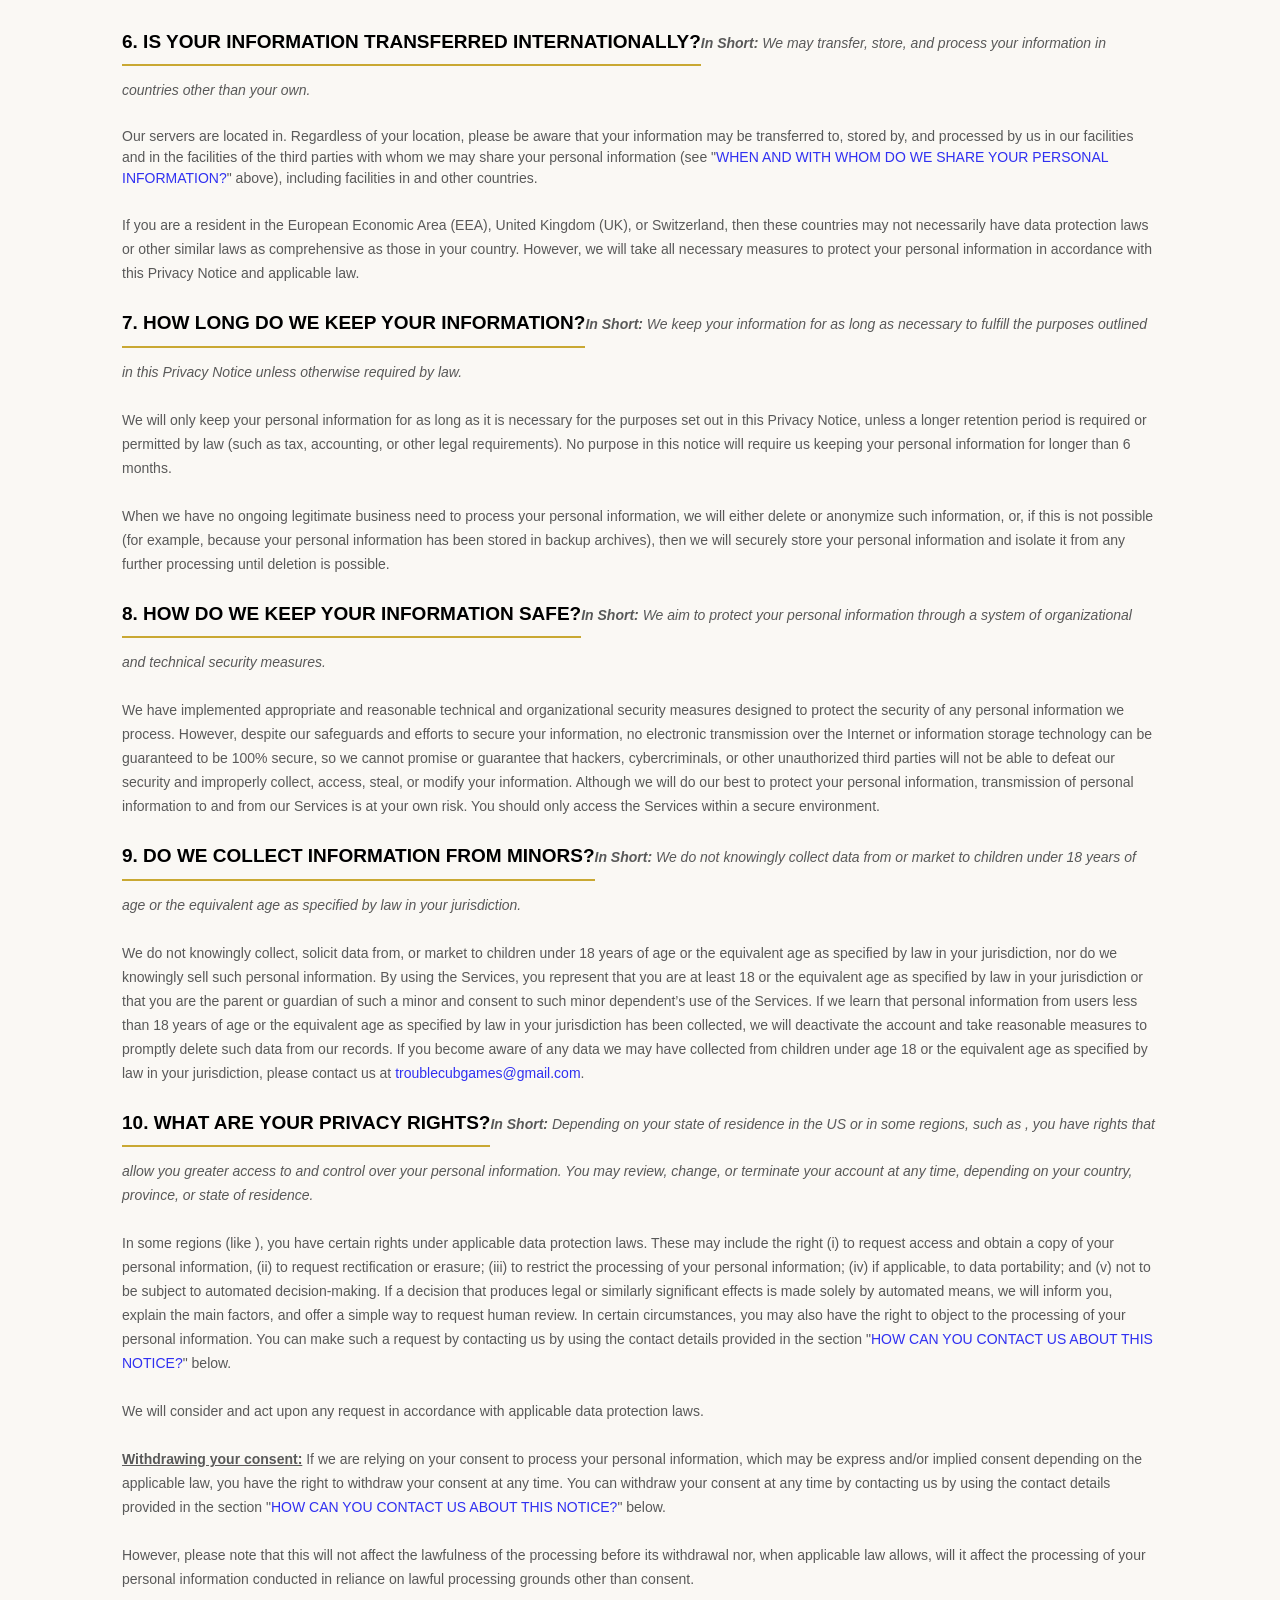
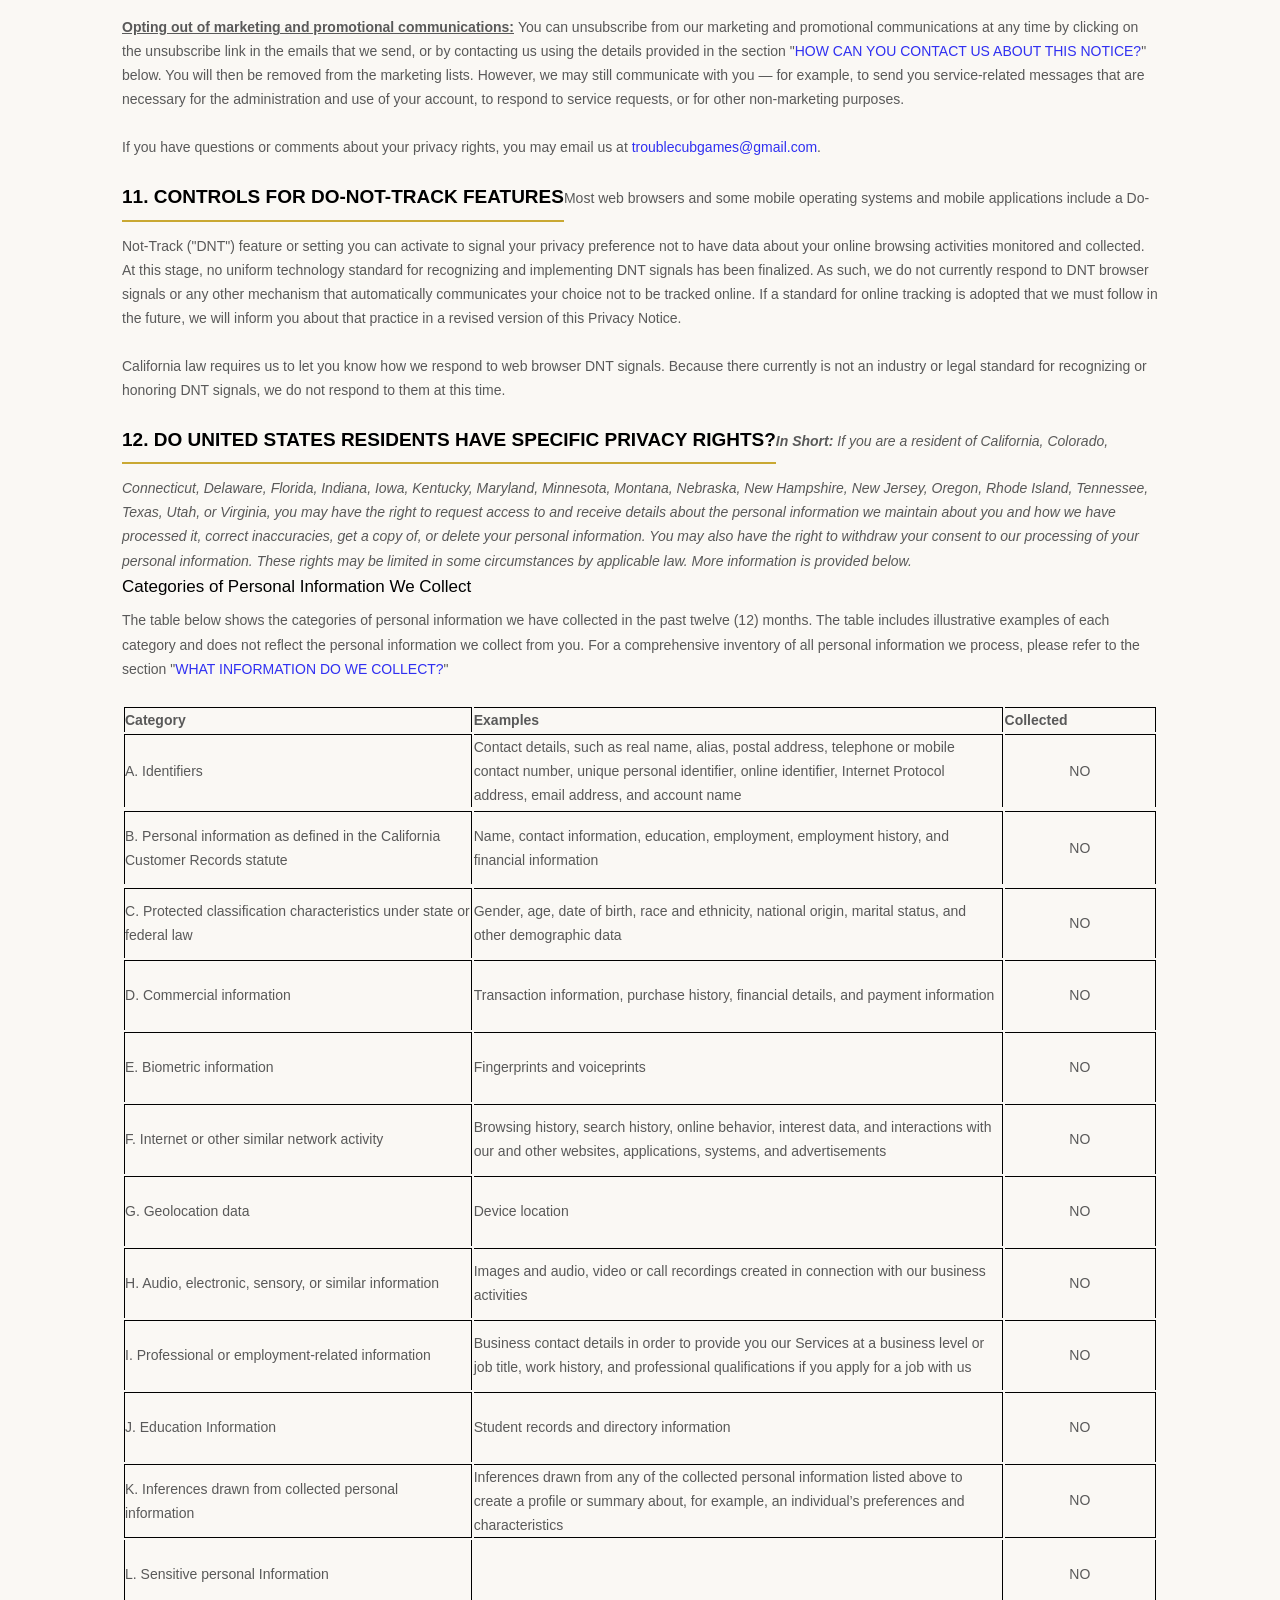
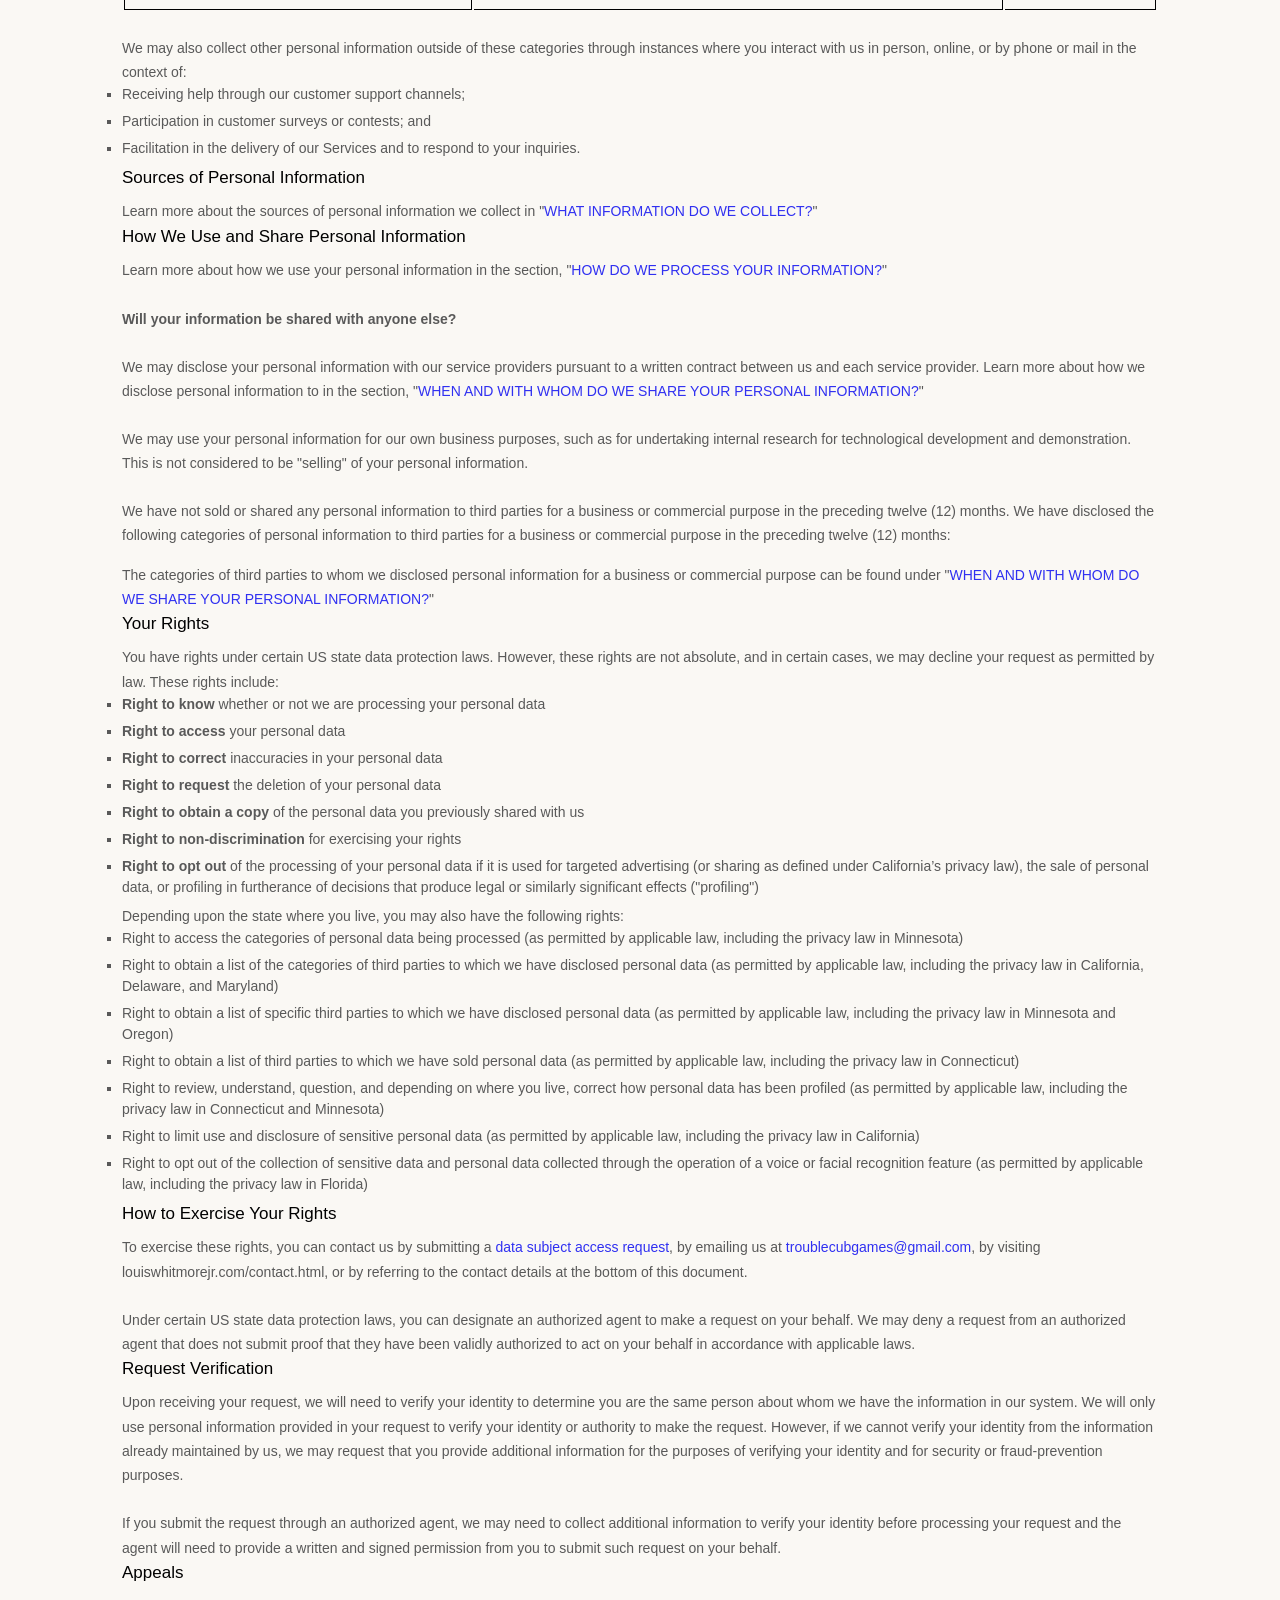
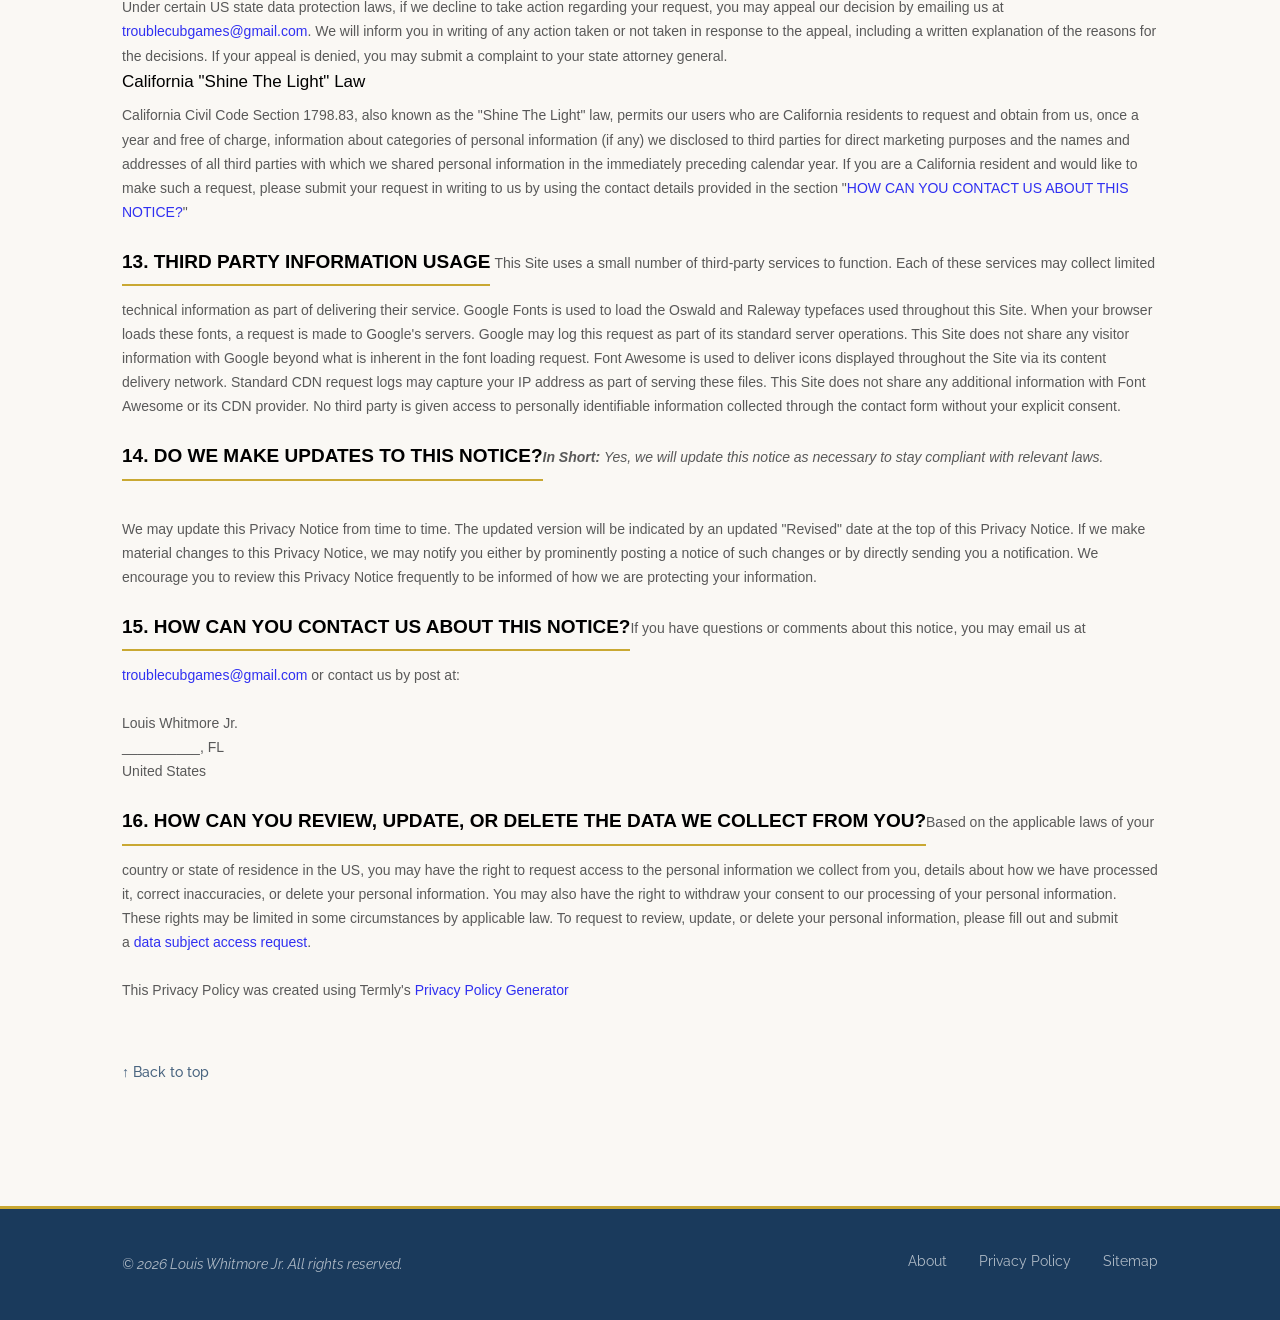
<file: privacy.html>
<!--
Name: Louis Whitmore Jr.
Privacy Policy
privacy.html - privacy policy formed using Termly and including the third party elements
being used in this project.
Date: 08/27/26
Version: 1.4
-->
<!DOCTYPE html>
<html lang="en"><head>
    <meta charset="UTF-8">
    <meta name="viewport" content="width=device-width, initial-scale=1.0">
    <meta name="description" content="Privacy policy for louiswhitmorejr.com — how visitor information 
    is collected, used, and protected on this portfolio website.">
    <meta name="keywords" content="Louis Whitmore privacy policy, portfolio website privacy, cookie policy, 
    data collection, information usage">
    <meta name="robots" content="index, follow">
    <meta name="author" content="Louis Whitmore Jr.">
    <meta name="copyright" content="© 2026 Louis Whitmore Jr.">
 
    <link rel="stylesheet" href="https://cdnjs.cloudflare.com/ajax/libs/font-awesome/6.5.0/css/all.min.css">
    <link rel="preconnect" href="https://fonts.googleapis.com">
    <link rel="preconnect" href="https://fonts.gstatic.com" crossorigin="">
    <link href="https://fonts.googleapis.com/css2?family=Oswald:wght@300;400;500;600;700&amp;family=Raleway:wght@300;400;500;600&amp;display=swap" rel="stylesheet">

    <link rel="stylesheet" href="CSS/style.css">

    <link rel="apple-touch-icon" sizes="180x180" href="apple-touch-icon.png">
    <link rel="icon" type="image/png" sizes="32x32" href="favicon-32x32.png">
    <link rel="icon" type="image/png" sizes="16x16" href="favicon-16x16.png">
    <link rel="manifest" href="/site.webmanifest">

    <title>Privacy Policy | Louis Whitmore Jr.</title>
</head>
 
<body id="top">
 
    <!-- Navigation -->
    <nav class="site-nav" aria-label="Main navigation">
        <div class="nav-inner">
            <a href="index.html" class="nav-logo">LWJ<span>.</span></a>
 
            <ul class="nav-links">
                <li><a href="index.html">Home</a></li>
                <li class="nav-dropdown">
                    <button class="nav-dropdown-toggle" aria-haspopup="true" aria-expanded="false">
                        Portfolio <span class="arrow">▼</span>
                    </button>
                    <ul class="nav-dropdown-menu">
                        <li><a href="portfolio.html">Overview</a></li>
                        <li><a href="devwork.html">Game Development</a></li>
                        <li><a href="uiux.html">UI/UX</a></li>
                        <li><a href="webdesign.html">Web Design</a></li>
                    </ul>
                </li>
                <li><a href="gamedev.html">Flagship Project</a></li>
                <!-- <li><a href="services.html">Services</a></li> -->
                <li><a href="about.html">About</a></li>
                <li><a href="contact.html">Contact</a></li>
            </ul>

            <div class="freefind-search">
                <!-- start of freefind search box html -->
                <table class="freefind-table">
                    <tbody><tr>
                        <td colspan="2" style="font-family: Arial, Helvetica, sans-serif; font-size: 7.5pt;">
                            <form style="margin:0px; margin-top:4px;" action="https://search.freefind.com/find.html" method="get" accept-charset="utf-8" target="_self">
                                <input type="hidden" name="si" value="37358046">
                                <input type="hidden" name="pid" value="r">
                                <input type="hidden" name="n" value="0">
                                <input type="hidden" name="_charset_" value="">
                                <input type="hidden" name="bcd" value="÷">
                                <input type="text" name="query" size="15">
                                <input type="submit" value="search">
                            </form>
                        </td>
                    </tr>
                    <tr>
                        <td style="text-align:left; font-family: Arial, Helvetica, sans-serif;	font-size: 7.5pt; padding-top:4px;">
                            <a style="text-decoration:none; color:gray;" href="https://www.freefind.com" rel="nofollow">site
                                search</a><a style="text-decoration:none; color:gray;" href="https://www.freefind.com" rel="nofollow"> by
                                <span style="color: #606060;">freefind</span></a>
                        </td>

                        <td style="text-align:right; font-family: Arial, Helvetica, sans-serif;	font-size: 7.5pt; padding-top:4px;">
                            <a href="https://search.freefind.com/find.html?si=37358046&amp;pid=a">advanced</a>
                        </td>
                    </tr>
                </tbody></table>
                <!-- end of freefind search box html -->
            </div>
 
            <button class="hamburger" id="hamburger" aria-label="Toggle navigation" aria-expanded="false">
                <span></span><span></span><span></span>
            </button>
        </div>
    </nav>
 
    <div class="mobile-nav" id="mobileNav" aria-hidden="true">
        <ul>
            <li><a href="index.html">Home</a></li>
            <li>
                <button id="mobilePortfolioToggle">Portfolio ▼</button>
                <ul class="mobile-nav-sub" id="mobilePortfolioSub">
                    <li><a href="portfolio.html">Overview</a></li>
                    <li><a href="devwork.html">Game Dev</a></li>
                    <li><a href="uiux.html">UI/UX</a></li>
                    <li><a href="webdesign.html">Web Design</a></li>
                </ul>
            </li>
            <li><a href="gamedev.html">Flagship Project</a></li>
            <!-- <li><a href="services.html">Services</a></li> -->
            <li><a href="about.html">About</a></li>
            <li><a href="contact.html">Contact</a></li>
        </ul>

        <!-- Freefind search inside hamburger menu — mobile only -->
        <div class="mobile-search">
            <form action="https://search.freefind.com/find.html" method="get" accept-charset="utf-8" target="_self">
                <input type="hidden" name="si" value="37358046">
                <input type="hidden" name="pid" value="r">
                <input type="hidden" name="n" value="0">
                <input type="hidden" name="_charset_" value="">
                <input type="hidden" name="bcd" value="÷">
                <input type="text" name="query" placeholder="Search site..." class="mobile-search-input">
                <button type="submit" class="mobile-search-btn">Search</button>
            </form>
        </div>
    </div>
 
    <div class="page-wrapper">
        <main>
            <section class="section">
                <div class="container">
 
                    <!-- Breadcrumbs -->
                    <nav class="breadcrumbs" aria-label="Breadcrumb">
                        <a href="index.html">Home</a>
                        <span class="breadcrumb-sep">›</span>
                        <span class="breadcrumb-current">Privacy Policy</span>
                    </nav>
 
                    <div class="policy-wrapper">
                        
                        <!-- Termly Embed -->
                        <style>
                            [data-custom-class='body'], [data-custom-class='body'] * {
                                    background: transparent !important;
                                    }
                            [data-custom-class='title'], [data-custom-class='title'] * {
                                    font-family: Arial !important;
                            font-size: 26px !important;
                            color: #000000 !important;
                                    }
                            [data-custom-class='subtitle'], [data-custom-class='subtitle'] * {
                                    font-family: Arial !important;
                            color: #595959 !important;
                            font-size: 14px !important;
                                    }
                            [data-custom-class='heading_1'], [data-custom-class='heading_1'] * {
                                    font-family: Arial !important;
                            font-size: 19px !important;
                            color: #000000 !important;
                                    }
                            [data-custom-class='heading_2'], [data-custom-class='heading_2'] * {
                                    font-family: Arial !important;
                            font-size: 17px !important;
                            color: #000000 !important;
                                    }
                            [data-custom-class='body_text'], [data-custom-class='body_text'] * {
                                    color: #595959 !important;
                            font-size: 14px !important;
                            font-family: Arial !important;
                                    }
                            [data-custom-class='link'], [data-custom-class='link'] * {
                                    color: #3030F1 !important;
                            font-size: 14px !important;
                            font-family: Arial !important;
                            word-break: break-word !important;
                                    }
                            </style>
                                <span style="display: block;margin: 0 auto 3.125rem;width: 11.125rem;height: 2.375rem;
                                background: url([data-uri]) 
                                center no-repeat;"></span>

                                <div data-custom-class="body">
                                <div><strong><span style="font-size: 26px;"><span data-custom-class="title"><bdt class="block-component"></bdt><bdt class="question"><h1>PRIVACY POLICY</h1></bdt><bdt class="statement-end-if-in-editor"></bdt></span></span></strong></div><div><span style="color: rgb(127, 127, 127);"><strong><span style="font-size: 15px;"><span data-custom-class="subtitle">Last updated <bdt class="question">May 03, 2026</bdt></span></span></strong></span></div><div><br></div><div><br></div><div><br></div><div style="line-height: 1.5;"><span style="color: rgb(127, 127, 127);"><span style="color: rgb(89, 89, 89); font-size: 15px;"><span data-custom-class="body_text">This Privacy Notice for <bdt class="question noTranslate">Louis Whitmore Jr.</bdt><bdt class="block-component"></bdt> (<bdt class="block-component"></bdt>"<strong>we</strong>," "<strong>us</strong>," or "<strong>our</strong>"<bdt class="statement-end-if-in-editor"></bdt></span><span data-custom-class="body_text">), describes how and why we might access, collect, store, use, and/or share (<bdt class="block-component"></bdt>"<strong>process</strong>"<bdt class="statement-end-if-in-editor"></bdt>) your personal information when you use our services (<bdt class="block-component"></bdt>"<strong>Services</strong>"<bdt class="statement-end-if-in-editor"></bdt>), including when you:</span></span></span><span style="font-size: 15px;"><span style="color: rgb(127, 127, 127);"><span data-custom-class="body_text"><span style="color: rgb(89, 89, 89);"><span data-custom-class="body_text"><bdt class="block-component"></bdt></span></span></span></span></span></div><ul><li data-custom-class="body_text" style="line-height: 1.5;"><span style="font-size: 15px; color: rgb(89, 89, 89);"><span style="font-size: 15px; color: rgb(89, 89, 89);"><span data-custom-class="body_text">Visit our website<bdt class="block-component"></bdt> at <span style="color: rgb(0, 58, 250);"><bdt class="question noTranslate">louiswhitmorejr.com</bdt></span><span style="font-size: 15px;"><span style="color: rgb(89, 89, 89);"><span data-custom-class="body_text"><span style="font-size: 15px;"><span style="color: rgb(89, 89, 89);"><bdt class="statement-end-if-in-editor"> or any website of ours that links to this Privacy Notice</bdt></span></span></span></span></span></span></span></span></li></ul><div><bdt class="block-component"><span style="font-size: 15px;"><span style="font-size: 15px;"><span style="color: rgb(127, 127, 127);"><span data-custom-class="body_text"><span style="color: rgb(89, 89, 89);"><span data-custom-class="body_text"><bdt class="block-component"></bdt></span></span></span></span></span></span></bdt><div style="line-height: 1.5;"><bdt class="block-component"><span style="font-size: 15px;"></span></bdt></div><ul><li data-custom-class="body_text" style="line-height: 1.5;"><span style="font-size: 15px;">Use <bdt class="question noTranslate">Game Design and Development Work</bdt>. <bdt class="question">I provide freelance or contract work service in the game design, game development, and web design fields.</bdt></span><bdt class="statement-end-if-in-editor"><span style="font-size: 15px;"></span></bdt></li></ul><div style="line-height: 1.5;"><span style="font-size: 15px;"><span style="color: rgb(127, 127, 127);"><span data-custom-class="body_text"><span style="color: rgb(89, 89, 89);"><span data-custom-class="body_text"><bdt class="block-component"></bdt></span></span></span></span></span></div><ul><li data-custom-class="body_text" style="line-height: 1.5;"><span style="font-size: 15px; color: rgb(89, 89, 89);"><span style="font-size: 15px; color: rgb(89, 89, 89);"><span data-custom-class="body_text">Engage with us in other related ways, including any marketing or events<span style="font-size: 15px;"><span style="color: rgb(89, 89, 89);"><span data-custom-class="body_text"><span style="font-size: 15px;"><span style="color: rgb(89, 89, 89);"><bdt class="statement-end-if-in-editor"></bdt></span></span></span></span></span></span></span></span></li></ul><div style="line-height: 1.5;"><span style="font-size: 15px;"><span style="color: rgb(127, 127, 127);"><span data-custom-class="body_text"><strong>Questions or concerns? </strong>Reading this Privacy Notice will help you understand your privacy rights and choices. We are responsible for making decisions about how your personal information is processed. If you do not agree with our policies and practices, please do not use our Services.<bdt class="block-component"></bdt> If you still have any questions or concerns, please contact us at <bdt class="question noTranslate"><a target="_blank" data-custom-class="link" href="mailto:troublecubgames@gmail.com">troublecubgames@gmail.com</a></bdt>.</span></span></span></div><div style="line-height: 1.5;"><br></div><div style="line-height: 1.5;"><br></div><div style="line-height: 1.5;"><strong><span style="font-size: 15px;"><span data-custom-class="heading_1"><h2>SUMMARY OF KEY POINTS</h2></span></span></strong></div><div style="line-height: 1.5;"><span style="font-size: 15px;"><span data-custom-class="body_text"><strong><em>This summary provides key points from our Privacy Notice, but you can find out more details about any of these topics by clicking the link following each key point or by using our </em></strong></span></span><a data-custom-class="link" href="#toc"><span style="color: rgb(0, 58, 250); font-size: 15px;"><span data-custom-class="body_text"><strong><em>table of contents</em></strong></span></span></a><span style="font-size: 15px;"><span data-custom-class="body_text"><strong><em> below to find the section you are looking for.</em></strong></span></span></div><div style="line-height: 1.5;"><br></div><div style="line-height: 1.5;"><span style="font-size: 15px;"><span data-custom-class="body_text"><strong>What personal information do we process?</strong> When you visit, use, or navigate our Services, we may process personal information depending on how you interact with us and the Services, the choices you make, and the products and features you use. Learn more about </span></span><a data-custom-class="link" href="#personalinfo"><span style="color: rgb(0, 58, 250); font-size: 15px;"><span data-custom-class="body_text">personal information you disclose to us</span></span></a><span data-custom-class="body_text">.</span></div><div style="line-height: 1.5;"><br></div><div style="line-height: 1.5;"><span style="font-size: 15px;"><span data-custom-class="body_text"><strong>Do we process any sensitive personal information? </strong>Some of the information may be considered <bdt class="block-component"></bdt>"special" or "sensitive"<bdt class="statement-end-if-in-editor"></bdt> in certain jurisdictions, for example your racial or ethnic origins, sexual orientation, and religious beliefs. <bdt class="block-component"></bdt>We do not process sensitive personal information.<bdt class="else-block"></bdt></span></span></div><div style="line-height: 1.5;"><br></div><div style="line-height: 1.5;"><span style="font-size: 15px;"><span data-custom-class="body_text"><strong>Do we collect any information from third parties?</strong> <bdt class="block-component"></bdt>We do not collect any information from third parties.<bdt class="else-block"></bdt></span></span></div><div style="line-height: 1.5;"><br></div><div style="line-height: 1.5;"><span style="font-size: 15px;"><span data-custom-class="body_text"><strong>How do we process your information?</strong> We process your information to provide, improve, and administer our Services, communicate with you, for security and fraud prevention, and to comply with law. We may also process your information for other purposes with your consent. We process your information only when we have a valid legal reason to do so. Learn more about </span></span><a data-custom-class="link" href="#infouse"><span style="color: rgb(0, 58, 250); font-size: 15px;"><span data-custom-class="body_text">how we process your information</span></span></a><span data-custom-class="body_text">.</span></div><div style="line-height: 1.5;"><br></div><div style="line-height: 1.5;"><span style="font-size: 15px;"><span data-custom-class="body_text"><strong>In what situations and with which <bdt class="block-component"></bdt>types of <bdt class="statement-end-if-in-editor"></bdt>parties do we share personal information?</strong> We may share information in specific situations and with specific <bdt class="block-component"></bdt>categories of <bdt class="statement-end-if-in-editor"></bdt>third parties. Learn more about </span></span><a data-custom-class="link" href="#whoshare"><span style="color: rgb(0, 58, 250); font-size: 15px;"><span data-custom-class="body_text">when and with whom we share your personal information</span></span></a><span style="font-size: 15px;"><span data-custom-class="body_text">.<bdt class="block-component"></bdt></span></span></div><div style="line-height: 1.5;"><br></div><div style="line-height: 1.5;"><span style="font-size: 15px;"><span data-custom-class="body_text"><strong>How do we keep your information safe?</strong> We have adequate <bdt class="block-component"></bdt>organizational<bdt class="statement-end-if-in-editor"></bdt> and technical processes and procedures in place to protect your personal information. However, no electronic transmission over the internet or information storage technology can be guaranteed to be 100% secure, so we cannot promise or guarantee that hackers, cybercriminals, or other <bdt class="block-component"></bdt>unauthorized<bdt class="statement-end-if-in-editor"></bdt> third parties will not be able to defeat our security and improperly collect, access, steal, or modify your information. Learn more about </span></span><a data-custom-class="link" href="#infosafe"><span style="color: rgb(0, 58, 250); font-size: 15px;"><span data-custom-class="body_text">how we keep your information safe</span></span></a><span data-custom-class="body_text">.</span><span style="font-size: 15px;"><span data-custom-class="body_text"><bdt class="statement-end-if-in-editor"></bdt></span></span></div><div style="line-height: 1.5;"><br></div><div style="line-height: 1.5;"><span style="font-size: 15px;"><span data-custom-class="body_text"><strong>What are your rights?</strong> Depending on where you are located geographically, the applicable privacy law may mean you have certain rights regarding your personal information. Learn more about </span></span><a data-custom-class="link" href="#privacyrights"><span style="color: rgb(0, 58, 250); font-size: 15px;"><span data-custom-class="body_text">your privacy rights</span></span></a><span data-custom-class="body_text">.</span></div><div style="line-height: 1.5;"><br></div><div style="line-height: 1.5;"><span style="font-size: 15px;"><span data-custom-class="body_text"><strong>How do you exercise your rights?</strong> The easiest way to exercise your rights is by <bdt class="block-component">submitting a </bdt></span></span><a data-custom-class="link" href="https://app.termly.io/dsar/370b772c-4014-48e1-9901-666b5e6c7638" rel="noopener noreferrer" target="_blank"><span style="color: rgb(0, 58, 250); font-size: 15px;"><span data-custom-class="body_text">data subject access request</span></span></a><span style="font-size: 15px;"><span data-custom-class="body_text"><bdt class="block-component"></bdt>, or by contacting us. We will consider and act upon any request in accordance with applicable data protection laws.</span></span></div><div style="line-height: 1.5;"><br></div><div style="line-height: 1.5;"><span style="font-size: 15px;"><span data-custom-class="body_text">Want to learn more about what we do with any information we collect? </span></span><a data-custom-class="link" href="#toc"><span style="color: rgb(0, 58, 250); font-size: 15px;"><span data-custom-class="body_text">Review the Privacy Notice in full</span></span></a><span style="font-size: 15px;"><span data-custom-class="body_text">.</span></span></div><div style="line-height: 1.5;"><br></div><div style="line-height: 1.5;"><br></div><div id="toc" style="line-height: 1.5;"><span style="font-size: 15px;"><span style="color: rgb(127, 127, 127);"><span style="color: rgb(0, 0, 0);"><strong><span data-custom-class="heading_1"><h2>TABLE OF CONTENTS</h2></span></strong></span></span></span></div><div style="line-height: 1.5;"><span style="font-size: 15px;"><a data-custom-class="link" href="#infocollect"><span style="color: rgb(0, 58, 250);">1. WHAT INFORMATION DO WE COLLECT?</span></a></span></div><div style="line-height: 1.5;"><span style="font-size: 15px;"><a data-custom-class="link" href="#infouse"><span style="color: rgb(0, 58, 250);">2. HOW DO WE PROCESS YOUR INFORMATION?<bdt class="block-component"></bdt></span></a></span></div><div style="line-height: 1.5;"><span style="font-size: 15px;"><a data-custom-class="link" href="#legalbases"><span style="color: rgb(0, 58, 250);">3. <span style="font-size: 15px;"><span style="color: rgb(0, 58, 250);">WHAT LEGAL BASES DO WE RELY ON TO PROCESS YOUR PERSONAL INFORMATION?</span></span><bdt class="statement-end-if-in-editor"></bdt></span></a></span></div><div style="line-height: 1.5;"><span style="font-size: 15px;"><span style="color: rgb(0, 58, 250);"><a data-custom-class="link" href="#whoshare">4. WHEN AND WITH WHOM DO WE SHARE YOUR PERSONAL INFORMATION?</a></span><span data-custom-class="body_text"><bdt class="block-component"></bdt><span style="color: rgb(127, 127, 127);"><span style="color: rgb(89, 89, 89);"><span data-custom-class="body_text"><span style="color: rgb(89, 89, 89);"><bdt class="block-component"></bdt></span></span></span></span></span></span></div><div style="line-height: 1.5;"><span style="font-size: 15px;"><a data-custom-class="link" href="#cookies"><span style="color: rgb(0, 58, 250);">5. DO WE USE COOKIES AND OTHER TRACKING TECHNOLOGIES?</span></a><span style="color: rgb(127, 127, 127);"><span style="color: rgb(89, 89, 89);"><span data-custom-class="body_text"><span style="color: rgb(89, 89, 89);"><bdt class="statement-end-if-in-editor"></bdt></span></span></span></span><bdt class="block-component"></bdt></span></div><div style="line-height: 1.5;"><span style="font-size: 15px;"><span style="color: rgb(127, 127, 127);"><span style="color: rgb(89, 89, 89);"><span data-custom-class="body_text"><span style="color: rgb(89, 89, 89);"><span style="color: rgb(89, 89, 89);"><span style="color: rgb(89, 89, 89);"><bdt class="block-component"></bdt></span></span> <bdt class="block-component"></bdt></span></span></span></span></span></div><div style="line-height: 1.5;"><span style="font-size: 15px;"><a data-custom-class="link" href="#intltransfers"><span style="color: rgb(0, 58, 250);">6. IS YOUR INFORMATION TRANSFERRED INTERNATIONALLY?</span></a><span style="color: rgb(127, 127, 127);"><span style="color: rgb(89, 89, 89);"><span data-custom-class="body_text"><span style="color: rgb(89, 89, 89);"><bdt class="statement-end-if-in-editor"></bdt></span></span></span></span></span></div><div style="line-height: 1.5;"><span style="font-size: 15px;"><a data-custom-class="link" href="#inforetain"><span style="color: rgb(0, 58, 250);">7. HOW LONG DO WE KEEP YOUR INFORMATION?</span></a><span style="color: rgb(127, 127, 127);"><span style="color: rgb(89, 89, 89);"><span data-custom-class="body_text"><span style="color: rgb(89, 89, 89);"><span style="color: rgb(89, 89, 89);"><bdt class="block-component"></bdt></span></span></span></span></span></span></div><div style="line-height: 1.5;"><span style="font-size: 15px;"><a data-custom-class="link" href="#infosafe"><span style="color: rgb(0, 58, 250);">8. HOW DO WE KEEP YOUR INFORMATION SAFE?</span></a><span style="color: rgb(127, 127, 127);"><span style="color: rgb(89, 89, 89);"><span data-custom-class="body_text"><span style="color: rgb(89, 89, 89);"><bdt class="statement-end-if-in-editor"></bdt><bdt class="block-component"></bdt></span></span></span></span></span></div><div style="line-height: 1.5;"><span style="font-size: 15px;"><a data-custom-class="link" href="#infominors"><span style="color: rgb(0, 58, 250);">9. DO WE COLLECT INFORMATION FROM MINORS?</span></a><span style="color: rgb(127, 127, 127);"><span style="color: rgb(89, 89, 89);"><span data-custom-class="body_text"><span style="color: rgb(89, 89, 89);"><bdt class="statement-end-if-in-editor"></bdt></span></span></span></span></span></div><div style="line-height: 1.5;"><span style="font-size: 15px;"><span style="color: rgb(0, 58, 250);"><a data-custom-class="link" href="#privacyrights">10. WHAT ARE YOUR PRIVACY RIGHTS?</a></span></span></div><div style="line-height: 1.5;"><span style="font-size: 15px;"><a data-custom-class="link" href="#DNT"><span style="color: rgb(0, 58, 250);">11. CONTROLS FOR DO-NOT-TRACK FEATURES<bdt class="block-component"></bdt></span></a></span></div><div style="line-height: 1.5;"><span style="font-size: 15px;"><a data-custom-class="link" href="#uslaws"><span style="color: rgb(0, 58, 250);">12. DO UNITED STATES RESIDENTS HAVE SPECIFIC PRIVACY RIGHTS?</span></a></span><bdt class="block-component"><span style="font-size: 15px;"><span data-custom-class="body_text"></span></span></bdt></div><div style="line-height: 1.5;"><bdt class="block-component"><span style="font-size: 15px;"></span></bdt></div><div style="line-height: 1.5;"><span style="color: rgb(0, 58, 250); font-size: 15px;"><a data-custom-class="link" href="#clausea">13. THIRD PARTY INFORMATION USAGE</a><bdt class="statement-end-if-in-editor"></bdt><bdt class="block-component"></bdt><bdt class="block-component"></bdt><bdt class="block-component"></bdt><bdt class="block-component"></bdt><bdt class="block-component"></bdt><bdt class="block-component"></bdt><bdt class="block-component"></bdt><bdt class="block-component"></bdt><bdt class="block-component"></bdt></span></div><div style="line-height: 1.5;"><span style="font-size: 15px;"><a data-custom-class="link" href="#policyupdates"><span style="color: rgb(0, 58, 250);">14. DO WE MAKE UPDATES TO THIS NOTICE?</span></a></span></div><div style="line-height: 1.5;"><a data-custom-class="link" href="#contact"><span style="color: rgb(0, 58, 250); font-size: 15px;">15. HOW CAN YOU CONTACT US ABOUT THIS NOTICE?</span></a></div><div style="line-height: 1.5;"><a data-custom-class="link" href="#request"><span style="color: rgb(0, 58, 250);">16. HOW CAN YOU REVIEW, UPDATE, OR DELETE THE DATA WE COLLECT FROM YOU?</span></a></div><div style="line-height: 1.5;"><br></div><div style="line-height: 1.5;"><br></div><div id="infocollect" style="line-height: 1.5;"><span style="color: rgb(0, 0, 0);"><span style="color: rgb(0, 0, 0); font-size: 15px;"><span style="font-size: 15px; color: rgb(0, 0, 0);"><span style="font-size: 15px; color: rgb(0, 0, 0);"><span id="control" style="color: rgb(0, 0, 0);"><strong><span data-custom-class="heading_1"><h2>1. WHAT INFORMATION DO WE COLLECT?</h2></span></strong></span></span></span></span></span><span data-custom-class="heading_2" id="personalinfo" style="color: rgb(0, 0, 0);"><span style="font-size: 15px;"><strong><h3>Personal information you disclose to us</h3></strong></span></span><span style="color: rgb(127, 127, 127);"><span style="color: rgb(89, 89, 89); font-size: 15px;"><span data-custom-class="body_text"><span style="font-size: 15px; color: rgb(89, 89, 89);"><span style="font-size: 15px; color: rgb(89, 89, 89);"><span data-custom-class="body_text"><strong><em>In Short:</em></strong></span></span></span></span><span data-custom-class="body_text"><span style="font-size: 15px; color: rgb(89, 89, 89);"><span style="font-size: 15px; color: rgb(89, 89, 89);"><span data-custom-class="body_text"><strong><em> </em></strong><em>We collect personal information that you provide to us.</em></span></span></span></span></span></span></div><div style="line-height: 1.5;"><br></div><div style="line-height: 1.5;"><span style="font-size: 15px; color: rgb(89, 89, 89);"><span style="font-size: 15px; color: rgb(89, 89, 89);"><span data-custom-class="body_text">We collect personal information that you voluntarily provide to us when you <span style="font-size: 15px;"><bdt class="block-component"></bdt></span></span><span data-custom-class="body_text">express an interest in obtaining information about us or our products and Services, when you participate in activities on the Services, or otherwise when you contact us.</span></span></span></div><div style="line-height: 1.5;"><br></div><div style="line-height: 1.5;"><span style="font-size: 15px; color: rgb(89, 89, 89);"><span style="font-size: 15px; color: rgb(89, 89, 89);"><span data-custom-class="body_text"><span style="font-size: 15px;"><bdt class="block-component"></bdt></span></span></span></span></div><div style="line-height: 1.5;"><span style="font-size: 15px; color: rgb(89, 89, 89);"><span style="font-size: 15px; color: rgb(89, 89, 89);"><span data-custom-class="body_text"><strong>Personal Information Provided by You.</strong> The personal information that we collect depends on the context of your interactions with us and the Services, the choices you make, and the products and features you use. The personal information we collect may include the following:<span style="font-size: 15px;"><span data-custom-class="body_text"><bdt class="forloop-component"></bdt></span></span></span></span></span></div><ul><li data-custom-class="body_text" style="line-height: 1.5;"><span style="font-size: 15px; color: rgb(89, 89, 89);"><span style="font-size: 15px; color: rgb(89, 89, 89);"><span data-custom-class="body_text"><span style="font-size: 15px;"><span data-custom-class="body_text"><bdt class="question">names</bdt></span></span></span></span></span></li></ul><div style="line-height: 1.5;"><span style="font-size: 15px; color: rgb(89, 89, 89);"><span style="font-size: 15px; color: rgb(89, 89, 89);"><span data-custom-class="body_text"><span style="font-size: 15px;"><span data-custom-class="body_text"><bdt class="forloop-component"></bdt></span></span></span></span></span></div><ul><li data-custom-class="body_text" style="line-height: 1.5;"><span style="font-size: 15px; color: rgb(89, 89, 89);"><span style="font-size: 15px; color: rgb(89, 89, 89);"><span data-custom-class="body_text"><span style="font-size: 15px;"><span data-custom-class="body_text"><bdt class="question">email addresses</bdt></span></span></span></span></span></li></ul><div style="line-height: 1.5;"><span style="font-size: 15px; color: rgb(89, 89, 89);"><span style="font-size: 15px; color: rgb(89, 89, 89);"><span data-custom-class="body_text"><span style="font-size: 15px;"><span data-custom-class="body_text"><bdt class="forloop-component"></bdt></span><span data-custom-class="body_text"><bdt class="statement-end-if-in-editor"></bdt></span></span></span></span></span></div><div id="sensitiveinfo" style="line-height: 1.5;"><span style="font-size: 15px;"><span data-custom-class="body_text"><strong>Sensitive Information.</strong> <bdt class="block-component"></bdt>We do not process sensitive information.</span></span></div><div style="line-height: 1.5;"><br></div><div style="line-height: 1.5;"><span style="font-size: 15px;"><span data-custom-class="body_text"><bdt class="else-block"></bdt></span></span><span style="font-size: 15px; color: rgb(89, 89, 89);"><span style="font-size: 15px; color: rgb(89, 89, 89);"><span data-custom-class="body_text"><span style="font-size: 15px;"><span data-custom-class="body_text"><bdt class="block-component"><bdt class="block-component"></bdt></bdt></span></span></span></span><bdt class="block-component"></bdt></span></div><div style="line-height: 1.5;"><span style="font-size: 15px; color: rgb(89, 89, 89);"><span style="font-size: 15px; color: rgb(89, 89, 89);"><span data-custom-class="body_text">All personal information that you provide to us must be true, complete, and accurate, and you must notify us of any changes to such personal information.</span></span></span></div><div style="line-height: 1.5;"><span style="font-size: 15px; color: rgb(89, 89, 89);"><span style="font-size: 15px; color: rgb(89, 89, 89);"><span data-custom-class="body_text"><bdt class="block-component"></bdt></span></span></span><span data-custom-class="heading_2" style="color: rgb(0, 0, 0);"><span style="font-size: 15px;"><strong><h3>Information automatically collected</h3></strong></span></span><span style="color: rgb(127, 127, 127);"><span style="color: rgb(89, 89, 89); font-size: 15px;"><span data-custom-class="body_text"><span style="font-size: 15px; color: rgb(89, 89, 89);"><span style="font-size: 15px; color: rgb(89, 89, 89);"><span data-custom-class="body_text"><strong><em>In Short:</em></strong></span></span></span></span><span data-custom-class="body_text"><span style="font-size: 15px; color: rgb(89, 89, 89);"><span style="font-size: 15px; color: rgb(89, 89, 89);"><span data-custom-class="body_text"><strong><em> </em></strong><em>Some information — such as your Internet Protocol (IP) address and/or browser and device characteristics — is collected automatically when you visit our Services.</em></span></span></span></span></span></span></div><div style="line-height: 1.5;"><br></div><div style="line-height: 1.5;"><span style="font-size: 15px; color: rgb(89, 89, 89);"><span style="font-size: 15px; color: rgb(89, 89, 89);"><span data-custom-class="body_text">We automatically collect certain information when you visit, use, or navigate the Services. This information does not reveal your specific identity (like your name or contact information) but may include device and usage information, such as your IP address, browser and device characteristics, operating system, language preferences, referring URLs, device name, country, location, information about how and when you use our Services, and other technical information. This information is primarily needed to maintain the security and operation of our Services, and for our internal analytics and reporting purposes.</span></span></span></div><div style="line-height: 1.5;"><br></div><div style="line-height: 1.5;"><span style="font-size: 15px; color: rgb(89, 89, 89);"><span style="font-size: 15px; color: rgb(89, 89, 89);"><span data-custom-class="body_text"><bdt class="block-component"></bdt></span></span><span data-custom-class="body_text"><bdt class="block-component"></bdt></span></span></div><div style="line-height: 1.5;"><span style="font-size: 15px; color: rgb(89, 89, 89);"><span style="font-size: 15px; color: rgb(89, 89, 89);"><span data-custom-class="body_text">The information we collect includes:<bdt class="block-component"></bdt></span></span></span></div><ul><li data-custom-class="body_text" style="line-height: 1.5;"><span style="font-size: 15px; color: rgb(89, 89, 89);"><span style="font-size: 15px; color: rgb(89, 89, 89);"><span data-custom-class="body_text"><em>Log and Usage Data.</em> Log and usage data is service-related, diagnostic, usage, and performance information our servers automatically collect when you access or use our Services and which we record in log files. Depending on how you interact with us, this log data may include your IP address, device information, browser type, and settings and information about your activity in the Services<span style="font-size: 15px;"> </span>(such as the date/time stamps associated with your usage, pages and files viewed, searches, and other actions you take such as which features you use), device event information (such as system activity, error reports (sometimes called <bdt class="block-component"></bdt>"crash dumps"<bdt class="statement-end-if-in-editor"></bdt>), and hardware settings).<span style="font-size: 15px;"><span style="color: rgb(89, 89, 89);"><span data-custom-class="body_text"><span style="font-size: 15px;"><span style="color: rgb(89, 89, 89);"><bdt class="statement-end-if-in-editor"></bdt></span></span></span></span></span></span></span></span></li></ul><div style="line-height: 1.5;"><bdt class="block-component"><span style="font-size: 15px;"><span data-custom-class="body_text"></span></span></bdt></div><ul><li data-custom-class="body_text" style="line-height: 1.5;"><span style="font-size: 15px; color: rgb(89, 89, 89);"><span style="font-size: 15px; color: rgb(89, 89, 89);"><span data-custom-class="body_text"><em>Device Data.</em> We collect device data such as information about your computer, phone, tablet, or other device you use to access the Services. Depending on the device used, this device data may include information such as your IP address (or proxy server), device and application identification numbers, location, browser type, hardware model, Internet service provider and/or mobile carrier, operating system, and system configuration information.<span style="font-size: 15px;"><span style="color: rgb(89, 89, 89);"><span data-custom-class="body_text"><span style="font-size: 15px;"><span style="color: rgb(89, 89, 89);"><bdt class="statement-end-if-in-editor"></bdt></span></span></span></span></span></span></span></span></li></ul><div style="line-height: 1.5;"><bdt class="block-component"><span style="font-size: 15px;"><span data-custom-class="body_text"></span></span></bdt></div><ul><li data-custom-class="body_text" style="line-height: 1.5;"><span style="font-size: 15px; color: rgb(89, 89, 89);"><span style="font-size: 15px; color: rgb(89, 89, 89);"><span data-custom-class="body_text"><em>Location Data.</em> We collect location data such as information about your device's location, which can be either precise or imprecise. How much information we collect depends on the type and settings of the device you use to access the Services. For example, we may use GPS and other technologies to collect geolocation data that tells us your current location (based on your IP address). You can opt out of allowing us to collect this information either by refusing access to the information or by disabling your Location setting on your device. However, if you choose to opt out, you may not be able to use certain aspects of the Services.<span style="font-size: 15px;"><span style="color: rgb(89, 89, 89);"><span data-custom-class="body_text"><span style="font-size: 15px;"><span style="color: rgb(89, 89, 89);"><bdt class="statement-end-if-in-editor"></bdt></span></span></span></span></span></span></span></span></li></ul><div><bdt class="block-component"><span style="font-size: 15px;"></span></bdt><bdt class="statement-end-if-in-editor"></bdt><bdt class="block-component"><span style="font-size: 15px;"></span></bdt><span style="font-size: 15px; color: rgb(89, 89, 89);"><span style="font-size: 15px; color: rgb(89, 89, 89);"><span data-custom-class="body_text"><span style="color: rgb(89, 89, 89); font-size: 15px;"><span data-custom-class="body_text"><span style="color: rgb(89, 89, 89); font-size: 15px;"><span data-custom-class="body_text"><bdt class="statement-end-if-in-editor"><bdt class="block-component"></bdt></bdt></span></span></span></span></span></span></span><span style="font-size: 15px;"><span data-custom-class="body_text"><bdt class="block-component"></bdt></span></span></div><div style="line-height: 1.5;"><br></div><div id="infouse" style="line-height: 1.5;"><span style="color: rgb(127, 127, 127);"><span style="color: rgb(89, 89, 89); font-size: 15px;"><span style="font-size: 15px; color: rgb(89, 89, 89);"><span style="font-size: 15px; color: rgb(89, 89, 89);"><span id="control" style="color: rgb(0, 0, 0);"><strong><span data-custom-class="heading_1"><h2>2. HOW DO WE PROCESS YOUR INFORMATION?</h2></span></strong></span></span></span><span data-custom-class="body_text"><span style="font-size: 15px; color: rgb(89, 89, 89);"><span style="font-size: 15px; color: rgb(89, 89, 89);"><span data-custom-class="body_text"><strong><em>In Short: </em></strong><em>We process your information to provide, improve, and administer our Services, communicate with you, for security and fraud prevention, and to comply with law.<bdt class="block-component"></bdt> We process the personal information for the following purposes listed below.<bdt class="statement-end-if-in-editor"></bdt> We may also process your information for other purposes <bdt class="block-component"></bdt>only with your prior explicit<bdt class="else-block"></bdt> consent.</em></span></span></span></span></span></span></div><div style="line-height: 1.5;"><br></div><div style="line-height: 1.5;"><span style="font-size: 15px; color: rgb(89, 89, 89);"><span style="font-size: 15px; color: rgb(89, 89, 89);"><span data-custom-class="body_text"><strong>We process your personal information for a variety of reasons, depending on how you interact with our Services, including:</strong><bdt class="block-component"></bdt></span></span></span><div style="line-height: 1.5;"><span style="font-size: 15px; color: rgb(89, 89, 89);"><span style="font-size: 15px; color: rgb(89, 89, 89);"><span data-custom-class="body_text"><bdt class="block-component"></bdt></span></span></span><div style="line-height: 1.5;"><span style="font-size: 15px; color: rgb(89, 89, 89);"><span style="font-size: 15px; color: rgb(89, 89, 89);"><span data-custom-class="body_text"><bdt class="block-component"></bdt></span></span></span><div style="line-height: 1.5;"><span style="font-size: 15px; color: rgb(89, 89, 89);"><span style="font-size: 15px; color: rgb(89, 89, 89);"><span data-custom-class="body_text"><bdt class="block-component"></bdt></span></span></span><div style="line-height: 1.5;"><span style="font-size: 15px; color: rgb(89, 89, 89);"><span style="font-size: 15px; color: rgb(89, 89, 89);"><span data-custom-class="body_text"><bdt class="block-component"></bdt></span></span></span><div style="line-height: 1.5;"><bdt class="block-component"><span style="font-size: 15px;"></span></bdt><div style="line-height: 1.5;"><bdt class="block-component"><span style="font-size: 15px;"></span></bdt><div style="line-height: 1.5;"><bdt class="block-component"><span style="font-size: 15px;"></span></bdt><div style="line-height: 1.5;"><bdt class="block-component"><span style="font-size: 15px;"><span data-custom-class="body_text"></span></span></bdt><p style="font-size: 15px; line-height: 1.5;"><bdt class="block-component"><span style="font-size: 15px;"></span></bdt></p><p style="font-size: 15px; line-height: 1.5;"><bdt class="block-component"><span style="font-size: 15px;"></span></bdt></p><p style="font-size: 15px; line-height: 1.5;"><bdt class="block-component"></bdt></p><p style="font-size: 15px; line-height: 1.5;"><bdt class="block-component"></bdt></p><div style="line-height: 1.5;"><bdt class="block-component"><span style="font-size: 15px;"><span data-custom-class="body_text"></span></span></bdt><div style="line-height: 1.5;"><bdt class="block-component"><span style="font-size: 15px;"></span></bdt><div style="line-height: 1.5;"><bdt class="block-component"><span style="font-size: 15px;"></span></bdt><div style="line-height: 1.5;"><span style="font-size: 15px;"><bdt class="block-component"><span data-custom-class="body_text"></span></bdt></span><div style="line-height: 1.5;"><bdt class="block-component"><span style="font-size: 15px;"><span data-custom-class="body_text"></span></span></bdt><div style="line-height: 1.5;"><bdt class="block-component"><span style="font-size: 15px;"><span data-custom-class="body_text"></span></span></bdt><div style="line-height: 1.5;"><bdt class="block-component"><span style="font-size: 15px;"><span data-custom-class="body_text"></span></span></bdt><div style="line-height: 1.5;"><bdt class="block-component"><span style="font-size: 15px;"><span data-custom-class="body_text"></span></span></bdt><div style="line-height: 1.5;"><bdt class="block-component"><span style="font-size: 15px;"><span data-custom-class="body_text"></span></span></bdt><div style="line-height: 1.5;"><bdt class="block-component"><span style="font-size: 15px;"><span data-custom-class="body_text"></span></span></bdt><div style="line-height: 1.5;"><bdt class="block-component"><span style="font-size: 15px;"><span data-custom-class="body_text"></span></span></bdt><div style="line-height: 1.5;"><bdt class="block-component"><span style="font-size: 15px;"><span data-custom-class="body_text"></span></span></bdt><div style="line-height: 1.5;"><bdt class="block-component"><span style="font-size: 15px;"><span data-custom-class="body_text"></span></span></bdt><div style="line-height: 1.5;"><bdt class="block-component"><span style="font-size: 15px;"><span data-custom-class="body_text"></span></span></bdt><div style="line-height: 1.5;"><bdt class="block-component"><span style="font-size: 15px;"><span data-custom-class="body_text"></span></span></bdt><div style="line-height: 1.5;"><bdt class="block-component"><span style="font-size: 15px;"><span data-custom-class="body_text"></span></span></bdt><bdt class="block-component"><span style="font-size: 15px;"><span data-custom-class="body_text"></span></span></bdt><bdt class="block-component"><span style="font-size: 15px;"><span data-custom-class="body_text"></span></span></bdt><bdt class="block-component"><span style="font-size: 15px;"><span data-custom-class="body_text"></span></span></bdt></div><div style="line-height: 1.5;"><br></div><div id="legalbases" style="line-height: 1.5;"><strong><span style="font-size: 15px;"><span data-custom-class="heading_1"><h2>3. WHAT LEGAL BASES DO WE RELY ON TO PROCESS YOUR INFORMATION?</h2></span></span></strong><em><span style="font-size: 15px;"><span data-custom-class="body_text"><strong>In Short: </strong>We only process your personal information when we believe it is necessary and we have a valid legal reason (i.e.<bdt class="block-component"></bdt>,<bdt class="statement-end-if-in-editor"></bdt> legal basis) to do so under applicable law, like with your consent, to comply with laws, to provide you with services to enter into or <bdt class="block-component"></bdt>fulfill<bdt class="statement-end-if-in-editor"></bdt> our contractual obligations, to protect your rights, or to <bdt class="block-component"></bdt>fulfill<bdt class="statement-end-if-in-editor"></bdt> our legitimate business interests.</span></span></em></div><div style="line-height: 1.5;"><span style="font-size: 15px;"><span data-custom-class="body_text"><bdt class="block-component"></bdt></span></span><span data-custom-class="body_text"><span style="font-size: 15px;"><bdt class="block-component"><bdt class="block-component"></bdt></bdt></span></span></div><div style="line-height: 1.5;"><br></div><div style="line-height: 1.5;"><span data-custom-class="body_text"><span style="font-size: 15px;"><strong><u><em>If you are located in Canada, this section applies to you.</em></u></strong></span></span></div><div style="line-height: 1.5;"><br></div><div style="line-height: 1.5;"><span data-custom-class="body_text"><span style="font-size: 15px;"><bdt class="statement-end-if-in-editor"></bdt></span></span></div><div style="line-height: 1.5;"><span data-custom-class="body_text"><span style="font-size: 15px;">We may process your information if you have given us specific permission (i.e.<bdt class="block-component"></bdt>,<bdt class="statement-end-if-in-editor"></bdt> express consent) to use your personal information for a specific purpose, or in situations where your permission can be inferred (i.e.<bdt class="block-component"></bdt>,<bdt class="statement-end-if-in-editor"></bdt> implied consent). You can </span></span><a data-custom-class="link" href="#withdrawconsent"><span data-custom-class="body_text"><span style="color: rgb(0, 58, 250); font-size: 15px;">withdraw your consent</span></span></a><span data-custom-class="body_text"><span style="font-size: 15px;"> at any time.</span></span></div><div style="line-height: 1.5;"><br></div><div style="line-height: 1.5;"><span data-custom-class="body_text"><span style="font-size: 15px;">In some exceptional cases, we may be legally permitted under applicable law to process your information without your consent, including, for example:</span></span></div><ul><li data-custom-class="body_text" style="line-height: 1.5;"><span data-custom-class="body_text"><span style="font-size: 15px;">If collection is clearly in the interests of an individual and consent cannot be obtained in a timely way</span></span></li></ul><div style="line-height: 1.5;"><span data-custom-class="body_text"><span style="font-size: 15px;"><bdt class="block-component"></bdt></span></span></div><ul><li data-custom-class="body_text" style="line-height: 1.5;"><span data-custom-class="body_text"><span style="font-size: 15px;">For investigations and fraud detection and prevention<bdt class="statement-end-if-in-editor"></bdt></span></span></li></ul><div style="line-height: 1.5;"><bdt class="block-component"><span style="font-size: 15px;"><span data-custom-class="body_text"></span></span></bdt></div><ul><li data-custom-class="body_text" style="line-height: 1.5;"><span data-custom-class="body_text"><span style="font-size: 15px;">For business transactions provided certain conditions are met</span></span><bdt class="statement-end-if-in-editor"><span style="font-size: 15px;"><span data-custom-class="body_text"></span></span></bdt></li></ul><div style="line-height: 1.5;"><bdt class="block-component"><span style="font-size: 15px;"><span data-custom-class="body_text"></span></span></bdt></div><ul><li data-custom-class="body_text" style="line-height: 1.5;"><span data-custom-class="body_text"><span style="font-size: 15px;">If it is contained in a witness statement and the collection is necessary to assess, process, or settle an insurance claim</span></span><bdt class="statement-end-if-in-editor"><span style="font-size: 15px;"><span data-custom-class="body_text"></span></span></bdt></li></ul><div style="line-height: 1.5;"><bdt class="block-component"><span style="font-size: 15px;"><span data-custom-class="body_text"></span></span></bdt></div><ul><li data-custom-class="body_text" style="line-height: 1.5;"><span data-custom-class="body_text"><span style="font-size: 15px;">For identifying injured, ill, or deceased persons and communicating with next of kin</span></span><bdt class="statement-end-if-in-editor"><span style="font-size: 15px;"><span data-custom-class="body_text"></span></span></bdt></li></ul><div style="line-height: 1.5;"><span data-custom-class="body_text"><span style="font-size: 15px;"><bdt class="block-component"></bdt></span></span></div><ul><li data-custom-class="body_text" style="line-height: 1.5;"><span data-custom-class="body_text"><span style="font-size: 15px;">If we have reasonable grounds to believe an individual has been, is, or may be victim of financial abuse<bdt class="statement-end-if-in-editor"></bdt></span></span></li></ul><div style="line-height: 1.5;"><span data-custom-class="body_text"><span style="font-size: 15px;"><bdt class="block-component"></bdt></span></span></div><ul><li data-custom-class="body_text" style="line-height: 1.5;"><span data-custom-class="body_text"><span style="font-size: 15px;">If it is reasonable to expect collection and use with consent would compromise the availability or the accuracy of the information and the collection is reasonable for purposes related to investigating a breach of an agreement or a contravention of the laws of Canada or a province<bdt class="statement-end-if-in-editor"></bdt></span></span></li></ul><div style="line-height: 1.5;"><span data-custom-class="body_text"><span style="font-size: 15px;"><bdt class="block-component"></bdt></span></span></div><ul><li data-custom-class="body_text" style="line-height: 1.5;"><span data-custom-class="body_text"><span style="font-size: 15px;">If disclosure is required to comply with a subpoena, warrant, court order, or rules of the court relating to the production of records<bdt class="statement-end-if-in-editor"></bdt></span></span></li></ul><div style="line-height: 1.5;"><bdt class="block-component"><span style="font-size: 15px;"><span data-custom-class="body_text"></span></span></bdt></div><ul><li data-custom-class="body_text" style="line-height: 1.5;"><span style="font-size: 15px;"><span data-custom-class="body_text">If it was produced by an individual in the course of their employment, business, or profession and the collection is consistent with the purposes for which the information was produced<bdt class="statement-end-if-in-editor"></bdt></span></span></li></ul><div style="line-height: 1.5;"><span style="font-size: 15px;"><span data-custom-class="body_text"><bdt class="block-component"></bdt></span></span></div><ul><li data-custom-class="body_text" style="line-height: 1.5;"><span style="font-size: 15px;"><span data-custom-class="body_text">If the collection is solely for journalistic, artistic, or literary purposes<bdt class="statement-end-if-in-editor"></bdt></span></span></li></ul><div style="line-height: 1.5;"><span style="font-size: 15px;"><span data-custom-class="body_text"><bdt class="block-component"></bdt></span></span></div><ul><li data-custom-class="body_text" style="line-height: 1.5;"><span style="font-size: 15px;"><span data-custom-class="body_text">If the information is publicly available and is specified by the regulations</span><bdt class="statement-end-if-in-editor"><span data-custom-class="body_text"></span></bdt></span></li></ul><div style="line-height: 1.5;"><bdt class="block-component"><span style="font-size: 15px;"></span></bdt></div><ul><li data-custom-class="body_text" style="line-height: 1.5;"><span style="font-size: 15px;">We may disclose de-identified information for approved research or statistics projects, subject to ethics oversight and confidentiality commitments<bdt class="statement-end-if-in-editor"></bdt></span></li></ul><div style="line-height: 1.5;"><bdt class="statement-end-if-in-editor"><span style="font-size: 15px;"><span data-custom-class="body_text"></span></span></bdt><bdt class="statement-end-if-in-editor"><span style="font-size: 15px;"><span data-custom-class="body_text"></span></span></bdt></div><div style="line-height: 1.5;"><br></div><div id="whoshare" style="line-height: 1.5;"><span style="color: rgb(127, 127, 127);"><span style="color: rgb(89, 89, 89); font-size: 15px;"><span style="font-size: 15px; color: rgb(89, 89, 89);"><span style="font-size: 15px; color: rgb(89, 89, 89);"><span id="control" style="color: rgb(0, 0, 0);"><strong><span data-custom-class="heading_1"><h2>4. WHEN AND WITH WHOM DO WE SHARE YOUR PERSONAL INFORMATION?</h2></span></strong></span></span></span></span></span><span style="font-size: 15px; color: rgb(89, 89, 89);"><span style="font-size: 15px; color: rgb(89, 89, 89);"><span data-custom-class="body_text"><strong><em>In Short:</em></strong><em> We may share information in specific situations described in this section and/or with the following <bdt class="block-component"></bdt>categories of <bdt class="statement-end-if-in-editor"></bdt>third parties.</em></span></span></span></div><div style="line-height: 1.5;"><span style="font-size: 15px; color: rgb(89, 89, 89);"><span style="font-size: 15px; color: rgb(89, 89, 89);"><span data-custom-class="body_text"><bdt class="block-component"></bdt></span></span></span></div><div style="line-height: 1.5;"><br></div><div style="line-height: 1.5;"><span style="font-size: 15px;"><span data-custom-class="body_text"><strong>Vendors, Consultants, and Other Third-Party Service Providers.</strong> We may share your data with third-party vendors, service providers, contractors, or agents (<bdt class="block-component"></bdt>"<strong>third parties</strong>"<bdt class="statement-end-if-in-editor"></bdt>) who perform services for us or on our behalf and require access to such information to do that work. <bdt class="block-component"></bdt>We have contracts in place with our third parties, which are designed to help safeguard your personal information. This means that they cannot do anything with your personal information unless we have instructed them to do it. They will also not share your personal information with any <bdt class="block-component"></bdt>organization<bdt class="statement-end-if-in-editor"></bdt> apart from us. They also commit to pr</span><span data-custom-class="body_text">otect the data they hold on our behalf and to retain it for the period we instruct. <bdt class="statement-end-if-in-editor"></bdt></span><bdt class="block-component"></bdt></span></div><div style="line-height: 1.5;"><br></div><div style="line-height: 1.5;"><span style="font-size: 15px;"><span data-custom-class="body_text">The <bdt class="block-component"></bdt>categories of <bdt class="statement-end-if-in-editor"></bdt>third parties we may share personal information with are as follows:</span></span><span style="font-size: 15px; color: rgb(89, 89, 89);"><span style="font-size: 15px; color: rgb(89, 89, 89);"><span data-custom-class="body_text"><bdt class="block-component"></bdt><bdt class="forloop-component"></bdt></span></span></span></div><ul><li data-custom-class="body_text" style="line-height: 1.5;"><span style="font-size: 15px; color: rgb(89, 89, 89);"><span style="font-size: 15px; color: rgb(89, 89, 89);"><span data-custom-class="body_text"><bdt class="question">Data Analytics Services</bdt></span></span></span></li></ul><div><span style="font-size: 15px; color: rgb(89, 89, 89);"><span style="font-size: 15px; color: rgb(89, 89, 89);"><span data-custom-class="body_text"><span style="font-size: 15px;"><span style="color: rgb(89, 89, 89);"><span data-custom-class="body_text"><span style="font-size: 15px;"><span style="color: rgb(89, 89, 89);"><bdt class="block-component"><span style="font-size: 15px; color: rgb(89, 89, 89);"><span style="font-size: 15px; color: rgb(89, 89, 89);"><span data-custom-class="body_text"><bdt class="forloop-component"></bdt></span></span></span></bdt></span></span></span></span></span></span></span></span></div><ul><li data-custom-class="body_text" style="line-height: 1.5;"><span style="font-size: 15px; color: rgb(89, 89, 89);"><span style="font-size: 15px; color: rgb(89, 89, 89);"><span data-custom-class="body_text"><bdt class="question">Data Storage Service Providers</bdt></span></span></span></li></ul><div><span style="font-size: 15px; color: rgb(89, 89, 89);"><span style="font-size: 15px; color: rgb(89, 89, 89);"><span data-custom-class="body_text"><span style="font-size: 15px;"><span style="color: rgb(89, 89, 89);"><span data-custom-class="body_text"><span style="font-size: 15px;"><span style="color: rgb(89, 89, 89);"><bdt class="block-component"><span style="font-size: 15px; color: rgb(89, 89, 89);"><span style="font-size: 15px; color: rgb(89, 89, 89);"><span data-custom-class="body_text"><bdt class="forloop-component"><span style="font-size: 15px; color: rgb(89, 89, 89);"><span style="font-size: 15px; color: rgb(89, 89, 89);"><span data-custom-class="body_text"><span style="font-size: 15px;"><span style="color: rgb(89, 89, 89);"><span data-custom-class="body_text"><span style="font-size: 15px;"><span style="color: rgb(89, 89, 89);"><span style="font-size: 15px;"><span style="color: rgb(89, 89, 89);"><span style="font-size: 15px;"><span style="color: rgb(89, 89, 89);"><bdt class="statement-end-if-in-editor"></bdt></span></span></span></span></span></span></span></span></span></span></span></span></bdt></span></span></span></bdt></span></span></span></span></span></span><span data-custom-class="body_text"><bdt class="block-component"></bdt></span></span></span><bdt class="block-component"></bdt><span style="font-size: 15px;"><bdt class="block-component"></bdt></span><bdt class="block-component"></bdt><bdt class="block-component"></bdt><bdt class="block-component"></bdt><bdt class="block-component"></bdt><bdt class="block-component"></bdt><bdt class="block-component"></bdt><bdt class="block-component"></bdt><bdt class="block-component"></bdt><bdt class="block-component"></bdt><bdt class="block-component"></bdt><bdt class="block-component"></bdt><bdt class="block-component"></bdt><bdt class="block-component"></bdt><bdt class="block-component"></bdt><bdt class="block-component"></bdt><span data-custom-class="body_text"></span><span data-custom-class="body_text"></span><span data-custom-class="body_text"></span><span data-custom-class="body_text"></span></div><div style="line-height: 1.5;"><br></div><div style="line-height: 1.5;"><span style="font-size: 15px;"><span data-custom-class="body_text">We <bdt class="block-component"></bdt>also <bdt class="statement-end-if-in-editor"></bdt>may need to share your personal information in the following situations:</span></span></div><ul><li data-custom-class="body_text" style="line-height: 1.5;"><span style="font-size: 15px;"><span data-custom-class="body_text"><strong>Business Transfers.</strong> We may share or transfer your information in connection with, or during negotiations of, any merger, sale of company assets, financing, or acquisition of all or a portion of our business to another company.</span></span></li></ul><div style="line-height: 1.5;"><span style="font-size: 15px;"><span data-custom-class="body_text"><bdt class="block-component"></bdt></span></span><div style="line-height: 1.5;"><span style="font-size: 15px;"><bdt class="block-component"><span data-custom-class="body_text"></span></bdt></span><div style="line-height: 1.5;"><bdt class="block-component"><span style="font-size: 15px;"><span data-custom-class="body_text"></span></span></bdt><div style="line-height: 1.5;"><bdt class="block-component"><span style="font-size: 15px;"><span data-custom-class="body_text"></span></span></bdt><div style="line-height: 1.5;"><bdt class="block-component"><span style="font-size: 15px;"><span data-custom-class="body_text"></span></span></bdt><div style="line-height: 1.5;"><bdt class="block-component"><span style="font-size: 15px;"><span data-custom-class="body_text"></span></span></bdt><span style="color: rgb(89, 89, 89); font-size: 15px;"><span style="font-size: 15px;"><span style="color: rgb(89, 89, 89);"><span style="font-size: 15px;"><span style="color: rgb(89, 89, 89);"><bdt class="block-component"><span data-custom-class="heading_1"><bdt class="block-component"></bdt></span></bdt></span></span></span></span></span></div><div style="line-height: 1.5;"><br></div><div id="cookies" style="line-height: 1.5;"><span style="color: rgb(127, 127, 127);"><span style="color: rgb(89, 89, 89); font-size: 15px;"><span style="font-size: 15px; color: rgb(89, 89, 89);"><span style="font-size: 15px; color: rgb(89, 89, 89);"><span id="control" style="color: rgb(0, 0, 0);"><strong><span data-custom-class="heading_1"><h2>5. DO WE USE COOKIES AND OTHER TRACKING TECHNOLOGIES?</h2></span></strong></span></span></span></span></span><span style="font-size: 15px; color: rgb(89, 89, 89);"><span style="font-size: 15px; color: rgb(89, 89, 89);"><span data-custom-class="body_text"><strong><em>In Short:</em></strong><em> We may use cookies and other tracking technologies to collect and store your information.</em></span></span></span></div><div style="line-height: 1.5;"><br></div><div style="line-height: 1.5;"><span style="font-size: 15px; color: rgb(89, 89, 89);"><span style="font-size: 15px; color: rgb(89, 89, 89);"><span data-custom-class="body_text">We may use cookies and similar tracking technologies (like web beacons and pixels) to gather information when you interact with our Services. Some online tracking technologies help us maintain the security of our Services<bdt class="block-component"></bdt>, prevent crashes, fix bugs, save your preferences, and assist with basic site functions.</span></span></span></div><div style="line-height: 1.5;"><br></div><div style="line-height: 1.5;"><span style="font-size: 15px; color: rgb(89, 89, 89);"><span style="font-size: 15px; color: rgb(89, 89, 89);"><span data-custom-class="body_text">We also permit third parties and service providers to use online tracking technologies on our Services for analytics and advertising, including to help manage and display advertisements, to tailor advertisements to your interests, or to send abandoned shopping cart reminders (depending on your communication preferences). The third parties and service providers use their technology to provide advertising about products and services tailored to your interests which may appear either on our Services or on other websites.</span></span></span><bdt class="block-component"><span style="font-size: 15px;"></span></bdt></div><div style="line-height: 1.5;"><span style="font-size: 15px;"><br></span></div><div style="line-height: 1.5;"><span style="font-size: 15px;"><span data-custom-class="body_text">To the extent these online tracking technologies are deemed to be a <bdt class="block-component"></bdt>"sale"/"sharing"<bdt class="statement-end-if-in-editor"></bdt> (which includes targeted advertising, as defined under the applicable laws) under applicable US state laws, you can opt out of these online tracking technologies by submitting a request as described below under section <bdt class="block-component"></bdt>"<bdt class="statement-end-if-in-editor"></bdt></span></span><span data-custom-class="body_text"><a data-custom-class="link" href="#uslaws"><span style="color: rgb(0, 58, 250); font-size: 15px;">DO UNITED STATES RESIDENTS HAVE SPECIFIC PRIVACY RIGHTS?</span></a></span><span style="font-size: 15px;"><span data-custom-class="body_text"><bdt class="block-component"></bdt>"<bdt class="statement-end-if-in-editor"></bdt></span><bdt class="statement-end-if-in-editor"></bdt></span></div><div style="line-height: 1.5;"><br></div><div style="line-height: 1.5;"><span style="font-size: 15px; color: rgb(89, 89, 89);"><span style="font-size: 15px; color: rgb(89, 89, 89);"><span data-custom-class="body_text">Specific information about how we use such technologies and how you can refuse certain cookies is set out in our Cookie Notice<span style="color: rgb(89, 89, 89); font-size: 15px;"><span data-custom-class="body_text"><bdt class="block-component"></bdt>.</span></span></span></span></span><bdt class="block-component"><span style="font-size: 15px;"></span></bdt><span style="font-size: 15px;"><strong><span data-custom-class="heading_2"><h3>Google Analytics</h3></span></strong> <span data-custom-class="body_text">We may share your information with Google Analytics to track and <bdt class="block-component"></bdt>analyze<bdt class="statement-end-if-in-editor"></bdt> the use of the Services.<bdt class="block-component"></bdt> The Google Analytics Advertising Features that we may use include: <bdt class="forloop-component"></bdt><bdt class="block-component"></bdt><bdt class="question noTranslate">Google Analytics Demographics and Interests Reporting</bdt><bdt class="block-component"></bdt><bdt class="forloop-component"></bdt>.<bdt class="statement-end-if-in-editor"></bdt> To opt out of being tracked by Google Analytics across the Services, visit <span style="color: rgb(0, 58, 250);"><a data-custom-class="link" href="https://tools.google.com/dlpage/gaoptout" rel="noopener noreferrer" target="_blank">https://tools.google.com/dlpage/gaoptout</a>.</span><bdt class="block-component"></bdt> You can opt out of Google Analytics Advertising Features through <span style="color: rgb(0, 58, 250);"><a data-custom-class="link" href="https://adssettings.google.com/" rel="noopener noreferrer" target="_blank">Ads Settings</a></span> and Ad Settings for mobile apps. Other opt out means include <span style="color: rgb(0, 58, 250);"><span style="color: rbg(0, 58, 250);"><a data-custom-class="link" href="http://optout.networkadvertising.org/" rel="noopener noreferrer" target="_blank">http://optout.networkadvertising.org/</a></span></span> and <span style="color: rgb(0, 58, 250);"><a data-custom-class="link" href="http://www.networkadvertising.org/mobile-choice" rel="noopener noreferrer" target="_blank">http://www.networkadvertising.org/mobile-choice</a></span>.<bdt class="statement-end-if-in-editor"></bdt> For more information on the privacy practices of Google, please visit the <span style="color: rgb(0, 58, 250);"><a data-custom-class="link" href="https://policies.google.com/privacy" rel="noopener noreferrer" target="_blank">Google Privacy &amp; Terms page</a></span>.</span></span><bdt class="statement-end-if-in-editor"><span style="font-size: 15px;"></span></bdt><span style="font-size: 15px; color: rgb(89, 89, 89);"><span style="font-size: 15px; color: rgb(89, 89, 89);"><span data-custom-class="body_text"><span style="color: rgb(89, 89, 89); font-size: 15px;"><span style="color: rgb(89, 89, 89); font-size: 15px;"><span style="font-size: 15px;"><span style="color: rgb(89, 89, 89);"><span style="font-size: 15px;"><span style="color: rgb(89, 89, 89);"><span data-custom-class="body_text"><bdt class="statement-end-if-in-editor"></bdt></span></span></span></span></span></span></span></span></span></span><span style="font-size: 15px;"><bdt class="block-component"></bdt></span><span style="font-size: 15px; color: rgb(89, 89, 89);"><span style="font-size: 15px; color: rgb(89, 89, 89);"><span data-custom-class="body_text"><span style="color: rgb(89, 89, 89); font-size: 15px;"><span style="color: rgb(89, 89, 89); font-size: 15px;"><span style="color: rgb(89, 89, 89); font-size: 15px;"><span style="font-size: 15px;"><span style="color: rgb(89, 89, 89);"><span style="font-size: 15px;"><span style="color: rgb(89, 89, 89);"><span data-custom-class="body_text"><bdt class="block-component"></bdt></span><bdt class="block-component"><span data-custom-class="body_text"><bdt class="block-component"></bdt></span></bdt></span></span></span></span></span></span></span></span></span></span></div><div style="line-height: 1.5;"><br></div><div id="intltransfers" style="line-height: 1.5;"><span style="color: rgb(127, 127, 127);"><span style="color: rgb(89, 89, 89); font-size: 15px;"><span style="font-size: 15px; color: rgb(89, 89, 89);"><span style="font-size: 15px; color: rgb(89, 89, 89);"><span id="control" style="color: rgb(0, 0, 0);"><strong><span data-custom-class="heading_1"><h2>6. IS YOUR INFORMATION TRANSFERRED INTERNATIONALLY?</h2></span></strong></span></span></span></span></span><span style="font-size: 15px; color: rgb(89, 89, 89);"><span style="font-size: 15px; color: rgb(89, 89, 89);"><span data-custom-class="body_text"><strong><em>In Short: </em></strong><em>We may transfer, store, and process your information in countries other than your own.</em></span></span></span></div><div style="line-height: 1.5;"><br></div><div data-custom-class="body_text" style="line-height: 1.5;"><span style="font-size: 15px; color: rgb(89, 89, 89);"><span style="font-size: 15px; color: rgb(89, 89, 89);"><span data-custom-class="body_text">Our servers are located in<span style="font-size: 15px;"><span style="color: rgb(89, 89, 89);"><span data-custom-class="body_text"><bdt class="forloop-component"></bdt></span></span></span><span style="font-size: 15px; color: rgb(89, 89, 89);"><span style="font-size: 15px; color: rgb(89, 89, 89);"><span data-custom-class="body_text">. Regardless of your location,</span><span data-custom-class="body_text"> please be aware that your information may be transferred to, stored by, and processed by us in our facilities and in the facilities of the third parties with whom we may share your personal information (see <bdt class="block-component"></bdt>"<bdt class="statement-end-if-in-editor"></bdt></span></span></span><a data-custom-class="link" href="#whoshare"><span style="font-size: 15px;"><span style="color: rgb(0, 58, 250);">WHEN AND WITH WHOM DO WE SHARE YOUR PERSONAL INFORMATION?</span></span></a><span style="font-size: 15px; color: rgb(89, 89, 89);"><span style="font-size: 15px; color: rgb(89, 89, 89);"><span data-custom-class="body_text"><bdt class="block-component"></bdt>"<bdt class="statement-end-if-in-editor"></bdt> above), including facilities in</span></span></span><span style="font-size: 15px;"><span style="color: rgb(89, 89, 89);"><span data-custom-class="body_text"><bdt class="forloop-component"></bdt></span></span></span><span style="font-size: 15px; color: rgb(89, 89, 89);"><span style="font-size: 15px; color: rgb(89, 89, 89);"><span data-custom-class="body_text"> and other countries.</span></span></span></span></span></span></div><div style="line-height: 1.5;"><br></div><div style="line-height: 1.5;"><span style="font-size: 15px; color: rgb(89, 89, 89);"><span style="font-size: 15px; color: rgb(89, 89, 89);"><span data-custom-class="body_text">If you are a resident in the European Economic Area (EEA), United Kingdom (UK), or Switzerland, then these countries may not necessarily have data protection laws or other similar laws as comprehensive as those in your country. However, we will take all necessary measures to protect your personal information in accordance with this Privacy Notice and applicable law.<span style="font-size: 15px;"><span style="color: rgb(89, 89, 89);"><span data-custom-class="body_text"><bdt class="block-component"></bdt></span></span></span></span></span></span><span style="font-size: 15px;"><span style="color: rgb(89, 89, 89);"><span data-custom-class="body_text"><bdt class="block-component"></bdt></span></span></span><span data-custom-class="body_text"><span style="font-size: 15px;"><span style="color: rgb(89, 89, 89);"><span data-custom-class="body_text"><bdt class="block-component"></bdt></span></span></span></span><span style="font-size: 15px; color: rgb(89, 89, 89);"><span style="font-size: 15px; color: rgb(89, 89, 89);"><span data-custom-class="body_text"><span style="color: rgb(89, 89, 89); font-size: 15px;"><span style="color: rgb(89, 89, 89); font-size: 15px;"><span style="color: rgb(89, 89, 89); font-size: 15px;"><span style="color: rgb(89, 89, 89); font-size: 15px;"><span style="color: rgb(89, 89, 89); font-size: 15px;"><span style="font-size: 15px;"><span style="color: rgb(89, 89, 89);"><span style="font-size: 15px;"><span style="color: rgb(89, 89, 89);"><span data-custom-class="body_text"><bdt class="statement-end-if-in-editor"></bdt></span></span></span></span></span></span></span></span></span></span></span></span></span></div><div style="line-height: 1.5;"><br></div><div id="inforetain" style="line-height: 1.5;"><span style="color: rgb(127, 127, 127);"><span style="color: rgb(89, 89, 89); font-size: 15px;"><span style="font-size: 15px; color: rgb(89, 89, 89);"><span style="font-size: 15px; color: rgb(89, 89, 89);"><span id="control" style="color: rgb(0, 0, 0);"><strong><span data-custom-class="heading_1"><h2>7. HOW LONG DO WE KEEP YOUR INFORMATION?</h2></span></strong></span></span></span></span></span><span style="font-size: 15px; color: rgb(89, 89, 89);"><span style="font-size: 15px; color: rgb(89, 89, 89);"><span data-custom-class="body_text"><strong><em>In Short: </em></strong><em>We keep your information for as long as necessary to <bdt class="block-component"></bdt>fulfill<bdt class="statement-end-if-in-editor"></bdt> the purposes outlined in this Privacy Notice unless otherwise required by law.</em></span></span></span></div><div style="line-height: 1.5;"><br></div><div style="line-height: 1.5;"><span style="font-size: 15px; color: rgb(89, 89, 89);"><span style="font-size: 15px; color: rgb(89, 89, 89);"><span data-custom-class="body_text">We will only keep your personal information for as long as it is necessary for the purposes set out in this Privacy Notice, unless a longer retention period is required or permitted by law (such as tax, accounting, or other legal requirements).<bdt class="block-component"></bdt> No purpose in this notice will require us keeping your personal information for longer than <span style="font-size: 15px;"><span style="color: rgb(89, 89, 89);"><span data-custom-class="body_text"><bdt class="block-component"></bdt><bdt class="question">6 months</bdt><bdt class="statement-end-if-in-editor"></bdt></span></span></span>.</span></span></span></div><div style="line-height: 1.5;"><br></div><div style="line-height: 1.5;"><span style="font-size: 15px; color: rgb(89, 89, 89);"><span style="font-size: 15px; color: rgb(89, 89, 89);"><span data-custom-class="body_text">When we have no ongoing legitimate business need to process your personal information, we will either delete or <bdt class="block-component"></bdt>anonymize<bdt class="statement-end-if-in-editor"></bdt> such information, or, if this is not possible (for example, because your personal information has been stored in backup archives), then we will securely store your personal information and isolate it from any further processing until deletion is possible.<span style="color: rgb(89, 89, 89);"><bdt class="block-component"></bdt></span></span></span></span></div><div style="line-height: 1.5;"><br></div><div id="infosafe" style="line-height: 1.5;"><span style="color: rgb(127, 127, 127);"><span style="color: rgb(89, 89, 89); font-size: 15px;"><span style="font-size: 15px; color: rgb(89, 89, 89);"><span style="font-size: 15px; color: rgb(89, 89, 89);"><span id="control" style="color: rgb(0, 0, 0);"><strong><span data-custom-class="heading_1"><h2>8. HOW DO WE KEEP YOUR INFORMATION SAFE?</h2></span></strong></span></span></span></span></span><span style="font-size: 15px; color: rgb(89, 89, 89);"><span style="font-size: 15px; color: rgb(89, 89, 89);"><span data-custom-class="body_text"><strong><em>In Short: </em></strong><em>We aim to protect your personal information through a system of <bdt class="block-component"></bdt>organizational<bdt class="statement-end-if-in-editor"></bdt> and technical security measures.</em></span></span></span></div><div style="line-height: 1.5;"><br></div><div style="line-height: 1.5;"><span style="font-size: 15px; color: rgb(89, 89, 89);"><span style="font-size: 15px; color: rgb(89, 89, 89);"><span data-custom-class="body_text">We have implemented appropriate and reasonable technical and <bdt class="block-component"></bdt>organizational<bdt class="statement-end-if-in-editor"></bdt> security measures designed to protect the security of any personal information we process. However, despite our safeguards and efforts to secure your information, no electronic transmission over the Internet or information storage technology can be guaranteed to be 100% secure, so we cannot promise or guarantee that hackers, cybercriminals, or other <bdt class="block-component"></bdt>unauthorized<bdt class="statement-end-if-in-editor"></bdt> third parties will not be able to defeat our security and improperly collect, access, steal, or modify your information. Although we will do our best to protect your personal information, transmission of personal information to and from our Services is at your own risk. You should only access the Services within a secure environment.<span style="color: rgb(89, 89, 89);"><bdt class="statement-end-if-in-editor"></bdt></span><span style="color: rgb(89, 89, 89); font-size: 15px;"><span data-custom-class="body_text"><bdt class="block-component"></bdt></span></span></span></span></span></div><div style="line-height: 1.5;"><br></div><div id="infominors" style="line-height: 1.5;"><span style="color: rgb(127, 127, 127);"><span style="color: rgb(89, 89, 89); font-size: 15px;"><span style="font-size: 15px; color: rgb(89, 89, 89);"><span style="font-size: 15px; color: rgb(89, 89, 89);"><span id="control" style="color: rgb(0, 0, 0);"><strong><span data-custom-class="heading_1"><h2>9. DO WE COLLECT INFORMATION FROM MINORS?</h2></span></strong></span></span></span></span></span><span style="font-size: 15px; color: rgb(89, 89, 89);"><span style="font-size: 15px; color: rgb(89, 89, 89);"><span data-custom-class="body_text"><strong><em>In Short:</em></strong><em> We do not knowingly collect data from or market to <bdt class="block-component"></bdt>children under 18 years of age<bdt class="block-component"></bdt> or the equivalent age as specified by law in your jurisdiction<bdt class="statement-end-if-in-editor"></bdt><bdt class="else-block"></bdt>.</em><bdt class="block-component"></bdt></span></span></span></div><div style="line-height: 1.5;"><br></div><div style="line-height: 1.5;"><span style="font-size: 15px; color: rgb(89, 89, 89);"><span style="font-size: 15px; color: rgb(89, 89, 89);"><span data-custom-class="body_text">We do not knowingly collect, solicit data from, or market to children under 18 years of age<bdt class="block-component"></bdt> or the equivalent age as specified by law in your jurisdiction<bdt class="statement-end-if-in-editor"></bdt>, nor do we knowingly sell such personal information. By using the Services, you represent that you are at least 18<bdt class="block-component"></bdt> or the equivalent age as specified by law in your jurisdiction<bdt class="statement-end-if-in-editor"></bdt> or that you are the parent or guardian of such a minor and consent to such minor dependent’s use of the Services. If we learn that personal information from users less than 18 years of age<bdt class="block-component"></bdt> or the equivalent age as specified by law in your jurisdiction<bdt class="statement-end-if-in-editor"></bdt> has been collected, we will deactivate the account and take reasonable measures to promptly delete such data from our records. If you become aware of any data we may have collected from children under age 18<bdt class="block-component"></bdt> or the equivalent age as specified by law in your jurisdiction<bdt class="statement-end-if-in-editor"></bdt>, please contact us at <span style="color: rgb(89, 89, 89); font-size: 15px;"><span data-custom-class="body_text"><bdt class="block-component"></bdt><bdt class="question"><a target="_blank" data-custom-class="link" href="mailto:troublecubgames@gmail.com">troublecubgames@gmail.com</a></bdt><bdt class="else-block"></bdt></span></span>.</span><span data-custom-class="body_text"><bdt class="else-block"><bdt class="block-component"></bdt></bdt></span></span></span></div><div style="line-height: 1.5;"><br></div><div id="privacyrights" style="line-height: 1.5;"><span style="color: rgb(127, 127, 127);"><span style="color: rgb(89, 89, 89); font-size: 15px;"><span style="font-size: 15px; color: rgb(89, 89, 89);"><span style="font-size: 15px; color: rgb(89, 89, 89);"><span id="control" style="color: rgb(0, 0, 0);"><strong><span data-custom-class="heading_1"><h2>10. WHAT ARE YOUR PRIVACY RIGHTS?</h2></span></strong></span></span></span></span></span><span style="font-size: 15px; color: rgb(89, 89, 89);"><span style="font-size: 15px; color: rgb(89, 89, 89);"><span data-custom-class="body_text"><strong><em>In Short:</em></strong><em> <span style="color: rgb(89, 89, 89);"><span style="font-size: 15px;"><span data-custom-class="body_text"><em><bdt class="block-component"></bdt></em></span></span></span><bdt class="block-component"></bdt>Depending on your state of residence in the US or in <bdt class="else-block"></bdt>some regions, such as <bdt class="block-component"></bdt>, you have rights that allow you greater access to and control over your personal information.<span style="color: rgb(89, 89, 89);"><span style="font-size: 15px;"><span data-custom-class="body_text"><em><bdt class="statement-end-if-in-editor"></bdt></em></span></span> </span>You may review, change, or terminate your account at any time, depending on your country, province, or state of residence.</em><span style="color: rgb(89, 89, 89);"><span style="font-size: 15px;"><bdt class="block-component"></bdt></span></span></span></span></span></div><div style="line-height: 1.5;"><br></div><div style="line-height: 1.5;"><span style="font-size: 15px; color: rgb(89, 89, 89);"><span style="font-size: 15px; color: rgb(89, 89, 89);"><span data-custom-class="body_text">In some regions (like <bdt class="block-component"></bdt>), you have certain rights under applicable data protection laws. These may include the right (i) to request access and obtain a copy of your personal information, (ii) to request rectification or erasure; (iii) to restrict the processing of your personal information; (iv) if applicable, to data portability; and (v) not to be subject to automated decision-making.<bdt class="block-component"></bdt> If a decision that produces legal or similarly significant effects is made solely by automated means, we will inform you, explain the main factors, and offer a simple way to request human review.<bdt class="statement-end-if-in-editor"></bdt> In certain circumstances, you may also have the right to object to the processing of your personal information. You can make such a request by contacting us by using the contact details provided in the section <bdt class="block-component"></bdt>"<bdt class="statement-end-if-in-editor"></bdt></span></span></span><a data-custom-class="link" href="#contact"><span style="font-size: 15px; color: rgb(0, 58, 250);"><span style="font-size: 15px; color: rgb(0, 58, 250);"><span data-custom-class="body_text">HOW CAN YOU CONTACT US ABOUT THIS NOTICE?</span></span></span></a><span style="font-size: 15px; color: rgb(89, 89, 89);"><span style="font-size: 15px; color: rgb(89, 89, 89);"><span data-custom-class="body_text"><bdt class="block-component"></bdt>"<bdt class="statement-end-if-in-editor"></bdt> below.</span></span></span></div><div style="line-height: 1.5;"><br></div><div style="line-height: 1.5;"><span style="font-size: 15px; color: rgb(89, 89, 89);"><span style="font-size: 15px; color: rgb(89, 89, 89);"><span data-custom-class="body_text">We will consider and act upon any request in accordance with applicable data protection laws.<bdt class="block-component"></bdt></span></span></span></div><div style="line-height: 1.5;"><br></div><div id="withdrawconsent" style="line-height: 1.5;"><span style="font-size: 15px; color: rgb(89, 89, 89);"><span style="font-size: 15px; color: rgb(89, 89, 89);"><span data-custom-class="body_text"><strong><u>Withdrawing your consent:</u></strong> If we are relying on your consent to process your personal information,<bdt class="block-component"></bdt> which may be express and/or implied consent depending on the applicable law,<bdt class="statement-end-if-in-editor"></bdt> you have the right to withdraw your consent at any time. You can withdraw your consent at any time by contacting us by using the contact details provided in the section <bdt class="block-component"></bdt>"<bdt class="statement-end-if-in-editor"></bdt></span></span></span><a data-custom-class="link" href="#contact"><span style="font-size: 15px; color: rgb(0, 58, 250);"><span style="font-size: 15px; color: rgb(0, 58, 250);"><span data-custom-class="body_text">HOW CAN YOU CONTACT US ABOUT THIS NOTICE?</span></span></span></a><span style="font-size: 15px; color: rgb(89, 89, 89);"><span style="font-size: 15px; color: rgb(89, 89, 89);"><span data-custom-class="body_text"><bdt class="block-component"></bdt>"<bdt class="statement-end-if-in-editor"></bdt> below<bdt class="block-component"></bdt>.</span></span></span></div><div style="line-height: 1.5;"><br></div><div style="line-height: 1.5;"><span style="font-size: 15px;"><span data-custom-class="body_text">However, please note that this will not affect the lawfulness of the processing before its withdrawal nor,<bdt class="block-component"></bdt> when applicable law allows,<bdt class="statement-end-if-in-editor"></bdt> will it affect the processing of your personal information conducted in reliance on lawful processing grounds other than consent.<bdt class="block-component"></bdt></span></span></div><div style="line-height: 1.5;"><br></div><div style="line-height: 1.5;"><span style="font-size: 15px;"><span data-custom-class="body_text"><strong><u>Opting out of marketing and promotional communications:</u></strong><strong> </strong>You can unsubscribe from our marketing and promotional communications at any time by<bdt class="block-component"></bdt> clicking on the unsubscribe link in the emails that we send,<bdt class="statement-end-if-in-editor"></bdt><bdt class="block-component"></bdt><bdt class="block-component"></bdt> or by contacting us using the details provided in the section <bdt class="block-component"></bdt>"<bdt class="statement-end-if-in-editor"></bdt></span></span><a data-custom-class="link" href="#contact"><span style="color: rgb(0, 58, 250); font-size: 15px;"><span data-custom-class="body_text">HOW CAN YOU CONTACT US ABOUT THIS NOTICE?</span></span></a><span style="font-size: 15px;"><span data-custom-class="body_text"><bdt class="block-component"></bdt>"<bdt class="statement-end-if-in-editor"></bdt> below. You will then be removed from the marketing lists. However, we may still communicate with you — for example, to send you service-related messages that are necessary for the administration and use of your account, to respond to service requests, or for other non-marketing purposes.</span></span><bdt class="block-component"><span style="font-size: 15px;"></span></bdt><span style="font-size: 15px;"><span data-custom-class="body_text"><bdt class="statement-end-if-in-editor"></bdt></span></span><bdt class="block-component"><span style="font-size: 15px;"><span data-custom-class="body_text"></span></span></bdt><span style="font-size: 15px; color: rgb(89, 89, 89);"><span style="font-size: 15px; color: rgb(89, 89, 89);"><span data-custom-class="body_text"><span style="font-size: 15px;"><span style="color: rgb(89, 89, 89);"><span style="font-size: 15px;"><span style="color: rgb(89, 89, 89);"><span data-custom-class="body_text"><span style="font-size: 15px;"><span style="color: rgb(89, 89, 89);"><bdt class="block-component"></bdt></span></span></span></span></span></span></span></span></span></span><bdt class="block-component"><span style="font-size: 15px;"><span data-custom-class="body_text"></span></span></bdt></div><div style="line-height: 1.5;"><br></div><div style="line-height: 1.5;"><span data-custom-class="body_text"><span style="font-size: 15px;">If you have questions or comments about your privacy rights, you may email us at <bdt class="question noTranslate"><a target="_blank" data-custom-class="link" href="mailto:troublecubgames@gmail.com">troublecubgames@gmail.com</a></bdt>.</span></span><bdt class="statement-end-if-in-editor"><span style="font-size: 15px;"><span data-custom-class="body_text"></span></span></bdt></div><div style="line-height: 1.5;"><br></div><div id="DNT" style="line-height: 1.5;"><span style="color: rgb(127, 127, 127);"><span style="color: rgb(89, 89, 89); font-size: 15px;"><span style="font-size: 15px; color: rgb(89, 89, 89);"><span style="font-size: 15px; color: rgb(89, 89, 89);"><span id="control" style="color: rgb(0, 0, 0);"><strong><span data-custom-class="heading_1"><h2>11. CONTROLS FOR DO-NOT-TRACK FEATURES</h2></span></strong></span></span></span></span></span><span style="font-size: 15px; color: rgb(89, 89, 89);"><span style="font-size: 15px; color: rgb(89, 89, 89);"><span data-custom-class="body_text">Most web browsers and some mobile operating systems and mobile applications include a Do-Not-Track (<bdt class="block-component"></bdt>"DNT"<bdt class="statement-end-if-in-editor"></bdt>) feature or setting you can activate to signal your privacy preference not to have data about your online browsing activities monitored and collected. At this stage, no uniform technology standard for <bdt class="block-component"></bdt>recognizing<bdt class="statement-end-if-in-editor"></bdt> and implementing DNT signals has been <bdt class="block-component"></bdt>finalized<bdt class="statement-end-if-in-editor"></bdt>. As such, we do not currently respond to DNT browser signals or any other mechanism that automatically communicates your choice not to be tracked online. If a standard for online tracking is adopted that we must follow in the future, we will inform you about that practice in a revised version of this Privacy Notice.</span></span></span><bdt class="block-component"><span style="font-size: 15px;"></span></bdt></div><div style="line-height: 1.5;"><span style="font-size: 15px;"><br></span></div><div style="line-height: 1.5;"><span style="font-size: 15px;"><span data-custom-class="body_text">California law requires us to let you know how we respond to web browser DNT signals. Because there currently is not an industry or legal standard for <bdt class="block-component"></bdt>recognizing<bdt class="statement-end-if-in-editor"></bdt> or <bdt class="block-component"></bdt>honoring<bdt class="statement-end-if-in-editor"></bdt> DNT signals, we do not respond to them at this time.</span></span><bdt class="statement-end-if-in-editor"><span style="font-size: 15px;"><bdt class="block-component"></bdt></span></bdt></div><div style="line-height: 1.5;"><br></div><div id="uslaws" style="line-height: 1.5;"><span style="color: rgb(127, 127, 127);"><span style="color: rgb(89, 89, 89); font-size: 15px;"><span style="font-size: 15px; color: rgb(89, 89, 89);"><span style="font-size: 15px; color: rgb(89, 89, 89);"><span id="control" style="color: rgb(0, 0, 0);"><strong><span data-custom-class="heading_1"><h2>12. DO UNITED STATES RESIDENTS HAVE SPECIFIC PRIVACY RIGHTS?</h2></span></strong></span></span></span></span></span><span style="font-size: 15px; color: rgb(89, 89, 89);"><span style="font-size: 15px; color: rgb(89, 89, 89);"><span data-custom-class="body_text"><strong><em>In Short: </em></strong><em>If you are a resident of<bdt class="block-component"></bdt> California, Colorado, Connecticut, Delaware, Florida, Indiana, Iowa, Kentucky, Maryland, Minnesota, Montana, Nebraska, New Hampshire, New Jersey, Oregon, Rhode Island, Tennessee, Texas, Utah, or Virginia<bdt class="else-block"></bdt>, you may have the right to request access to and receive details about the personal information we maintain about you and how we have processed it, correct inaccuracies, get a copy of, or delete your personal information. You may also have the right to withdraw your consent to our processing of your personal information. These rights may be limited in some circumstances by applicable law. More information is provided below.</em></span><strong><span data-custom-class="heading_2"><h3>Categories of Personal Information We Collect</h3></span></strong><span data-custom-class="body_text">The table below shows the categories of personal information we have collected in the past twelve (12) months. The table includes illustrative examples of each category and does not reflect the personal information we collect from you. For a comprehensive inventory of all personal information we process, please refer to the section <bdt class="block-component"></bdt>"<bdt class="statement-end-if-in-editor"></bdt></span></span></span><a data-custom-class="link" href="#infocollect"><span style="font-size: 15px; color: rgb(89, 89, 89);"><span style="font-size: 15px; color: rgb(0, 58, 250);"><span data-custom-class="body_text"><span data-custom-class="link">WHAT INFORMATION DO WE COLLECT?</span></span></span></span></a><span style="font-size: 15px; color: rgb(89, 89, 89);"><span style="font-size: 15px; color: rgb(89, 89, 89);"><span data-custom-class="body_text"><bdt class="block-component"></bdt>"<bdt class="statement-end-if-in-editor"></bdt></span></span></span></div><div style="line-height: 1.5;"><br></div><table style="width: 100%;"><thead><tr><th style="width: 33.8274%; border-left: 1px solid black; border-right: 1px solid black; border-top: 1px solid black; text-align: left;"><span style="font-size: 15px; color: rgb(89, 89, 89);"><span style="font-size: 15px; color: rgb(89, 89, 89);"><span data-custom-class="body_text"><strong>Category</strong></span></span></span></th><th style="width: 51.4385%; border-top: 1px solid black; border-right: 1px solid black; text-align: left;"><span style="font-size: 15px; color: rgb(89, 89, 89);"><span style="font-size: 15px; color: rgb(89, 89, 89);"><span data-custom-class="body_text"><strong>Examples</strong></span></span></span></th><th style="width: 14.9084%; border-right: 1px solid black; border-top: 1px solid black; text-align: center; text-align: left;"><span style="font-size: 15px; color: rgb(89, 89, 89);"><span style="font-size: 15px; color: rgb(89, 89, 89);"><span data-custom-class="body_text"><strong>Collected</strong></span></span></span></th></tr></thead><tbody><tr><td style="width: 33.8274%; border-left: 1px solid black; border-right: 1px solid black; border-top: 1px solid black;"><div style="line-height: 1.5;"><span style="font-size: 15px; color: rgb(89, 89, 89);"><span style="font-size: 15px; color: rgb(89, 89, 89);"><span data-custom-class="body_text">A. Identifiers</span></span></span></div></td><td style="width: 51.4385%; border-top: 1px solid black; border-right: 1px solid black;"><div style="line-height: 1.5;"><span style="font-size: 15px; color: rgb(89, 89, 89);"><span style="font-size: 15px; color: rgb(89, 89, 89);"><span data-custom-class="body_text">Contact details, such as real name, alias, postal address, telephone or mobile contact number, unique personal identifier, online identifier, Internet Protocol address, email address, and account name</span></span></span></div></td><td style="width: 14.9084%; text-align: center; vertical-align: middle; border-right: 1px solid black; border-top: 1px solid black;"><div style="line-height: 1.5;"><br></div><div style="line-height: 1.5;"><span style="font-size: 15px; color: rgb(89, 89, 89);"><span style="font-size: 15px; color: rgb(89, 89, 89);"><span data-custom-class="body_text"><bdt class="block-component"><bdt class="block-component"><bdt class="forloop-component"></bdt><bdt class="block-component">NO</bdt></bdt></bdt></span><span data-custom-class="body_text"><bdt class="statement-end-if-in-editor"></bdt></span></span></span></div><div style="line-height: 1.5;"><br></div></td></tr></tbody></table><div style="line-height: 1.5;"><bdt class="block-component"></bdt></div><table style="width: 100%;"><tbody><tr><td style="width: 33.8274%; border-left: 1px solid black; border-right: 1px solid black; border-top: 1px solid black;"><div style="line-height: 1.5;"><span style="font-size: 15px; color: rgb(89, 89, 89);"><span style="font-size: 15px; color: rgb(89, 89, 89);"><span data-custom-class="body_text">B. Personal information as defined in the California Customer Records statute</span></span></span></div></td><td style="width: 51.4385%; border-right: 1px solid black; border-top: 1px solid black;"><div style="line-height: 1.5;"><span style="font-size: 15px; color: rgb(89, 89, 89);"><span style="font-size: 15px; color: rgb(89, 89, 89);"><span data-custom-class="body_text">Name, contact information, education, employment, employment history, and financial information</span></span></span></div></td><td style="width: 14.9084%; text-align: center; border-right: 1px solid black; border-top: 1px solid black;"><div style="line-height: 1.5;"><br></div><div style="line-height: 1.5;"><span style="font-size: 15px; color: rgb(89, 89, 89);"><span style="font-size: 15px; color: rgb(89, 89, 89);"><span data-custom-class="body_text"><bdt class="forloop-component"><bdt class="block-component"><bdt class="forloop-component"></bdt><bdt class="block-component">NO</bdt></bdt></bdt></span></span></span></div><div style="line-height: 1.5;"><br></div></td></tr></tbody></table><div style="line-height: 1.5;"><bdt class="block-component"></bdt></div><table style="width: 100%;"><tbody><tr><td style="width: 33.8274%; border-left: 1px solid black; border-right: 1px solid black; border-top: 1px solid black;"><div style="line-height: 1.5;"><span style="font-size: 15px; color: rgb(89, 89, 89);"><span style="font-size: 15px; color: rgb(89, 89, 89);"><span data-custom-class="body_text"><bdt class="block-component"></bdt>C<bdt class="else-block"></bdt>. Protected classification characteristics under state or federal law</span></span></span></div></td><td style="width: 51.4385%; border-right: 1px solid black; border-top: 1px solid black;"><div style="line-height: 1.5;"><span style="font-size: 15px; color: rgb(89, 89, 89);"><span style="font-size: 15px; color: rgb(89, 89, 89);"><span data-custom-class="body_text">Gender, age, date of birth, race and ethnicity, national origin, marital status, and other demographic data</span></span></span></div></td><td style="width: 14.9084%; text-align: center; border-right: 1px solid black; border-top: 1px solid black;"><div style="line-height: 1.5;"><br></div><div data-custom-class="body_text" style="line-height: 1.5;"><bdt class="forloop-component"><span data-custom-class="body_text"><bdt class="block-component"></bdt></span></bdt><bdt class="block-component"></bdt><bdt class="block-component"></bdt>NO<bdt class="statement-end-if-in-editor"><span data-custom-class="body_text"></span></bdt></div><div style="line-height: 1.5;"><br></div></td></tr><tr><td style="width: 33.8274%; border-left: 1px solid black; border-right: 1px solid black; border-top: 1px solid black;"><div style="line-height: 1.5;"><span style="font-size: 15px; color: rgb(89, 89, 89);"><span style="font-size: 15px; color: rgb(89, 89, 89);"><span data-custom-class="body_text"><bdt class="block-component"></bdt>D<bdt class="else-block"></bdt>. Commercial information</span></span></span></div></td><td style="width: 51.4385%; border-right: 1px solid black; border-top: 1px solid black;"><div style="line-height: 1.5;"><span style="font-size: 15px; color: rgb(89, 89, 89);"><span style="font-size: 15px; color: rgb(89, 89, 89);"><span data-custom-class="body_text">Transaction information, purchase history, financial details, and payment information</span></span></span></div></td><td style="width: 14.9084%; text-align: center; border-right: 1px solid black; border-top: 1px solid black;"><div style="line-height: 1.5;"><br></div><div data-custom-class="body_text" style="line-height: 1.5;"><bdt class="forloop-component"><span data-custom-class="body_text"><bdt class="block-component"></bdt></span></bdt><bdt class="block-component"></bdt><bdt class="block-component"></bdt>NO<bdt class="statement-end-if-in-editor"><span data-custom-class="body_text"></span></bdt></div><div style="line-height: 1.5;"><br></div></td></tr><tr><td style="width: 33.8274%; border-left: 1px solid black; border-right: 1px solid black; border-top: 1px solid black;"><div style="line-height: 1.5;"><span style="font-size: 15px; color: rgb(89, 89, 89);"><span style="font-size: 15px; color: rgb(89, 89, 89);"><span data-custom-class="body_text"><bdt class="block-component"></bdt>E<bdt class="else-block"></bdt>. Biometric information</span></span></span></div></td><td style="width: 51.4385%; border-right: 1px solid black; border-top: 1px solid black;"><div style="line-height: 1.5;"><span style="font-size: 15px; color: rgb(89, 89, 89);"><span style="font-size: 15px; color: rgb(89, 89, 89);"><span data-custom-class="body_text">Fingerprints and voiceprints</span></span></span></div></td><td style="width: 14.9084%; text-align: center; border-right: 1px solid black; border-top: 1px solid black;"><div style="line-height: 1.5;"><br></div><div data-custom-class="body_text" style="line-height: 1.5;"><bdt class="forloop-component"><span data-custom-class="body_text"><bdt class="block-component"></bdt></span></bdt><bdt class="block-component"></bdt><bdt class="block-component"></bdt>NO<bdt class="statement-end-if-in-editor"><span data-custom-class="body_text"></span></bdt></div><div style="line-height: 1.5;"><br></div></td></tr><tr><td style="width: 33.8274%; border-left: 1px solid black; border-right: 1px solid black; border-top: 1px solid black;"><div style="line-height: 1.5;"><span style="font-size: 15px; color: rgb(89, 89, 89);"><span style="font-size: 15px; color: rgb(89, 89, 89);"><span data-custom-class="body_text"><bdt class="block-component"></bdt>F<bdt class="else-block"></bdt>. Internet or other similar network activity</span></span></span></div></td><td style="width: 51.4385%; border-right: 1px solid black; border-top: 1px solid black;"><div style="line-height: 1.5;"><span style="font-size: 15px; color: rgb(89, 89, 89);"><span style="font-size: 15px; color: rgb(89, 89, 89);"><span data-custom-class="body_text">Browsing history, search history, online <bdt class="block-component"></bdt>behavior<bdt class="statement-end-if-in-editor"></bdt>, interest data, and interactions with our and other websites, applications, systems, and advertisements</span></span></span></div></td><td style="width: 14.9084%; text-align: center; border-right: 1px solid black; border-top: 1px solid black;"><div style="line-height: 1.5;"><br></div><div data-custom-class="body_text" style="line-height: 1.5;"><bdt class="forloop-component"><span data-custom-class="body_text"><bdt class="block-component"></bdt></span></bdt><bdt class="block-component"></bdt><bdt class="block-component"></bdt>NO<bdt class="statement-end-if-in-editor"><span data-custom-class="body_text"></span></bdt></div><div style="line-height: 1.5;"><br></div></td></tr><tr><td style="width: 33.8274%; border-left: 1px solid black; border-right: 1px solid black; border-top: 1px solid black;"><div style="line-height: 1.5;"><span style="font-size: 15px; color: rgb(89, 89, 89);"><span style="font-size: 15px; color: rgb(89, 89, 89);"><span data-custom-class="body_text"><bdt class="block-component"></bdt>G<bdt class="else-block"></bdt>. Geolocation data</span></span></span></div></td><td style="width: 51.4385%; border-right: 1px solid black; border-top: 1px solid black;"><div style="line-height: 1.5;"><span style="font-size: 15px; color: rgb(89, 89, 89);"><span style="font-size: 15px; color: rgb(89, 89, 89);"><span data-custom-class="body_text">Device location</span></span></span></div></td><td style="width: 14.9084%; text-align: center; border-right: 1px solid black; border-top: 1px solid black;"><div style="line-height: 1.5;"><br></div><div data-custom-class="body_text" style="line-height: 1.5;"><bdt class="forloop-component"><span data-custom-class="body_text"><bdt class="block-component"></bdt></span></bdt><bdt class="block-component"></bdt><bdt class="block-component"></bdt>NO<bdt class="statement-end-if-in-editor"><span data-custom-class="body_text"></span></bdt></div><div style="line-height: 1.5;"><br></div></td></tr><tr><td style="width: 33.8274%; border-left: 1px solid black; border-right: 1px solid black; border-top: 1px solid black;"><div style="line-height: 1.5;"><span style="font-size: 15px; color: rgb(89, 89, 89);"><span style="font-size: 15px; color: rgb(89, 89, 89);"><span data-custom-class="body_text"><bdt class="block-component"></bdt>H<bdt class="else-block"></bdt>. Audio, electronic, sensory, or similar information</span></span></span></div></td><td style="width: 51.4385%; border-right: 1px solid black; border-top: 1px solid black;"><div style="line-height: 1.5;"><span style="font-size: 15px; color: rgb(89, 89, 89);"><span style="font-size: 15px; color: rgb(89, 89, 89);"><span data-custom-class="body_text">Images and audio, video or call recordings created in connection with our business activities</span></span></span></div></td><td style="width: 14.9084%; text-align: center; border-right: 1px solid black; border-top: 1px solid black;"><div style="line-height: 1.5;"><br></div><div data-custom-class="body_text" style="line-height: 1.5;"><bdt class="forloop-component"><span data-custom-class="body_text"><bdt class="block-component"></bdt></span></bdt><bdt class="block-component"></bdt><bdt class="block-component"></bdt>NO<bdt class="statement-end-if-in-editor"><span data-custom-class="body_text"></span></bdt></div><div style="line-height: 1.5;"><br></div></td></tr><tr><td style="width: 33.8274%; border-left: 1px solid black; border-right: 1px solid black; border-top: 1px solid black;"><div style="line-height: 1.5;"><span style="font-size: 15px; color: rgb(89, 89, 89);"><span style="font-size: 15px; color: rgb(89, 89, 89);"><span data-custom-class="body_text"><bdt class="block-component"></bdt>I<bdt class="else-block"></bdt>. Professional or employment-related information</span></span></span></div></td><td style="width: 51.4385%; border-right: 1px solid black; border-top: 1px solid black;"><div style="line-height: 1.5;"><span style="font-size: 15px; color: rgb(89, 89, 89);"><span style="font-size: 15px; color: rgb(89, 89, 89);"><span data-custom-class="body_text">Business contact details in order to provide you our Services at a business level or job title, work history, and professional qualifications if you apply for a job with us</span></span></span></div></td><td style="width: 14.9084%; text-align: center; border-right: 1px solid black; border-top: 1px solid black;"><div style="line-height: 1.5;"><br></div><div data-custom-class="body_text" style="line-height: 1.5;"><bdt class="forloop-component"><span data-custom-class="body_text"><bdt class="block-component"></bdt></span></bdt><bdt class="block-component"></bdt><bdt class="block-component"></bdt>NO<bdt class="statement-end-if-in-editor"><span data-custom-class="body_text"></span></bdt></div><div style="line-height: 1.5;"><br></div></td></tr><tr><td style="border-left: 1px solid black; border-right: 1px solid black; border-top: 1px solid black; width: 33.8274%;"><div style="line-height: 1.5;"><span style="font-size: 15px; color: rgb(89, 89, 89);"><span style="font-size: 15px; color: rgb(89, 89, 89);"><span data-custom-class="body_text"><bdt class="block-component"></bdt>J<bdt class="else-block"></bdt>. Education Information</span></span></span></div></td><td style="border-right: 1px solid black; border-top: 1px solid black; width: 51.4385%;"><div style="line-height: 1.5;"><span style="font-size: 15px; color: rgb(89, 89, 89);"><span style="font-size: 15px; color: rgb(89, 89, 89);"><span data-custom-class="body_text">Student records and directory information</span></span></span></div></td><td style="text-align: center; border-right: 1px solid black; border-top: 1px solid black; width: 14.9084%;"><div style="line-height: 1.5;"><br></div><div data-custom-class="body_text" style="line-height: 1.5;"><bdt class="forloop-component"><span data-custom-class="body_text"><bdt class="block-component"></bdt></span></bdt><bdt class="block-component"></bdt><bdt class="block-component"></bdt>NO<bdt class="statement-end-if-in-editor"><span data-custom-class="body_text"></span></bdt></div><div style="line-height: 1.5;"><br></div></td></tr><tr><td style="border-width: 1px; border-color: black; border-style: solid; width: 33.8274%;"><div style="line-height: 1.5;"><span style="font-size: 15px; color: rgb(89, 89, 89);"><span style="font-size: 15px; color: rgb(89, 89, 89);"><span data-custom-class="body_text"><bdt class="block-component"></bdt>K<bdt class="else-block"></bdt>. Inferences drawn from collected personal information</span></span></span></div></td><td style="border-bottom: 1px solid black; border-top: 1px solid black; border-right: 1px solid black; width: 51.4385%;"><div style="line-height: 1.5;"><span style="font-size: 15px; color: rgb(89, 89, 89);"><span style="font-size: 15px; color: rgb(89, 89, 89);"><span data-custom-class="body_text">Inferences drawn from any of the collected personal information listed above to create a profile or summary about, for example, an individual’s preferences and characteristics</span></span></span></div></td><td style="text-align: center; border-right: 1px solid black; border-bottom: 1px solid black; border-top: 1px solid black; width: 14.9084%;"><div style="line-height: 1.5;"><br></div><div data-custom-class="body_text" style="line-height: 1.5;"><span data-custom-class="body_text"><bdt class="block-component"></bdt>NO<span style="font-size: 15px; color: rgb(89, 89, 89);"><span style="font-size: 15px; color: rgb(89, 89, 89);"><span data-custom-class="body_text"><span style="color: rgb(89, 89, 89);"><span data-custom-class="body_text"><bdt class="statement-end-if-in-editor"></bdt></span></span></span></span></span></span></div><div style="line-height: 1.5;"><br></div></td></tr><tr><td style="border-left: 1px solid black; border-right: 1px solid black; border-bottom: 1px solid black; line-height: 1.5;"><span data-custom-class="body_text"><bdt class="block-component"></bdt>L<bdt class="else-block"></bdt>. Sensitive personal Information</span></td><td style="border-right: 1px solid black; border-bottom: 1px solid black; line-height: 1.5;"><bdt class="block-component"><span data-custom-class="body_text"></span></bdt></td><td style="border-right: 1px solid black; border-bottom: 1px solid black;"><div data-empty="true" style="text-align: center;"><br></div><div data-custom-class="body_text" data-empty="true" style="text-align: center; line-height: 1.5;"><bdt class="block-component"><span data-custom-class="body_text"></span></bdt>NO<bdt class="statement-end-if-in-editor"><span data-custom-class="body_text"></span></bdt></div><div data-empty="true" style="text-align: center;"><br></div></td></tr></tbody></table><div style="line-height: 1.5;"><bdt class="block-component"><span style="font-size: 15px;"></span></bdt></div><div style="line-height: 1.5;"><br></div><div style="line-height: 1.5;"><span style="font-size: 15px;"><span data-custom-class="body_text">We may also collect other personal information outside of these categories through instances where you interact with us in person, online, or by phone or mail in the context of:</span><bdt class="block-component"></bdt></span></div><ul><li data-custom-class="body_text" style="line-height: 1.5;"><span style="font-size: 15px;">Receiving help through our customer support channels;<bdt class="statement-end-if-in-editor"></bdt></span></li></ul><div><span style="font-size: 15px;"><bdt class="block-component"></bdt></span></div><ul><li data-custom-class="body_text"><span style="font-size: 15px;">Participation in customer surveys or contests; and<bdt class="statement-end-if-in-editor"></bdt></span></li></ul><div><span style="font-size: 15px;"><bdt class="block-component"></bdt></span></div><ul><li data-custom-class="body_text"><span style="font-size: 15px;">Facilitation in the delivery of our Services and to respond to your inquiries.</span><bdt class="statement-end-if-in-editor"><span style="font-size: 15px;"></span></bdt></li></ul><div style="line-height: 1.5;"><bdt class="block-component"><span data-custom-class="body_text"></span></bdt><div style="line-height: 1.5;"><strong><span style="font-size: 15px;"><span data-custom-class="heading_2"><h3>Sources of Personal Information</h3></span></span></strong><span style="font-size: 15px;"><span data-custom-class="body_text">Learn more about the sources of personal information we collect in <bdt class="block-component"></bdt>"<bdt class="statement-end-if-in-editor"></bdt></span></span><span style="color: rgb(0, 58, 250);"><span data-custom-class="body_text"><a data-custom-class="link" href="#infocollect"><span style="color: rgb (0, 58, 250); font-size: 15px;">WHAT INFORMATION DO WE COLLECT?</span></a></span></span><span style="font-size: 15px;"><span data-custom-class="body_text"><bdt class="block-component"></bdt>"</span><bdt class="statement-end-if-in-editor"><span data-custom-class="body_text"></span></bdt></span><span style="font-size: 15px; color: rgb(89, 89, 89);"><span style="font-size: 15px; color: rgb(89, 89, 89);"><strong><span data-custom-class="heading_2"><h3>How We Use and Share Personal Information</h3></span></strong></span></span><span data-custom-class="body_text" style="font-size: 15px;"><bdt class="block-component"></bdt>Learn more about how we use your personal information in the section, <bdt class="block-component"></bdt>"<bdt class="statement-end-if-in-editor"></bdt></span><a data-custom-class="link" href="#infouse"><span style="color: rgb(0, 58, 250); font-size: 15px;">HOW DO WE PROCESS YOUR INFORMATION?</span></a><span data-custom-class="body_text" style="font-size: 15px;"><bdt class="block-component"></bdt>"</span><bdt class="statement-end-if-in-editor"><span data-custom-class="body_text" style="font-size: 15px;"></span></bdt></div><div style="line-height: 1.5;"><br></div><div style="line-height: 1.5;"><span style="font-size: 15px; color: rgb(89, 89, 89);"><span style="font-size: 15px; color: rgb(89, 89, 89);"><span data-custom-class="body_text"><span style="color: rgb(89, 89, 89); font-size: 15px;"><span data-custom-class="body_text"><bdt class="block-component"></bdt><bdt class="block-component"></bdt></span></span></span></span></span><span data-custom-class="body_text"><span style="font-size: 15px;"><span style="color: rgb(89, 89, 89);"><span style="font-size: 15px;"><span style="color: rgb(89, 89, 89);"><span style="font-size: 15px;"><span style="color: rgb(89, 89, 89);"><span style="font-size: 15px;"><span style="color: rgb(89, 89, 89);"><span style="font-size: 15px;"><span style="color: rgb(89, 89, 89);"><span style="font-size: 15px;"><span style="color: rgb(89, 89, 89);"><span data-custom-class="body_text"><bdt class="statement-end-if-in-editor"></bdt></span></span></span></span></span></span></span></span></span></span></span></span></span></span></div><div style="line-height: 1.5;"><span style="font-size: 15px; color: rgb(89, 89, 89);"><span style="font-size: 15px; color: rgb(89, 89, 89);"><span data-custom-class="body_text"><strong>Will your information be shared with anyone else?</strong></span></span></span></div><div style="line-height: 1.5;"><br></div><div style="line-height: 1.5;"><span style="font-size: 15px; color: rgb(89, 89, 89);"><span style="font-size: 15px; color: rgb(89, 89, 89);"><span data-custom-class="body_text">We may disclose your personal information with our service providers pursuant to a written contract between us and each service provider. Learn more about how we disclose personal information to in the section, <bdt class="block-component"></bdt>"<bdt class="statement-end-if-in-editor"></bdt></span></span></span><a data-custom-class="link" href="#whoshare"><span style="font-size: 15px; color: rgb(0, 58, 250);"><span style="font-size: 15px; color: rgb(0, 58, 250);">WHEN AND WITH WHOM DO WE SHARE YOUR PERSONAL INFORMATION?</span></span></a><span style="font-size: 15px; color: rgb(89, 89, 89);"><span style="font-size: 15px; color: rgb(89, 89, 89);"><span data-custom-class="body_text"><bdt class="block-component"></bdt>"<bdt class="statement-end-if-in-editor"></bdt></span></span></span></div><div style="line-height: 1.5;"><br></div><div style="line-height: 1.5;"><span style="font-size: 15px; color: rgb(89, 89, 89);"><span style="font-size: 15px; color: rgb(89, 89, 89);"><span data-custom-class="body_text">We may use your personal information for our own business purposes, such as for undertaking internal research for technological development and demonstration. This is not considered to be <bdt class="block-component"></bdt>"selling"<bdt class="statement-end-if-in-editor"></bdt> of your personal information.<span style="color: rgb(89, 89, 89); font-size: 15px;"><span data-custom-class="body_text"><bdt class="block-component"></bdt></span></span></span></span><bdt class="block-component"></bdt></span></div><div style="line-height: 1.5;"><br></div><div style="line-height: 1.5;"><bdt class="block-component"><span style="font-size: 15px;"><span data-custom-class="body_text"></span></span></bdt><span data-custom-class="body_text"><span style="font-size: 15px;">We have not sold or shared any personal information to third parties for a business or commercial purpose in the preceding twelve (12) months. </span></span><bdt class="statement-end-if-in-editor"><span style="font-size: 15px;"><span data-custom-class="body_text"></span></span></bdt><span style="font-size: 15px;"><span style="color: rgb(89, 89, 89);"><span style="color: rgb(89, 89, 89);"><span data-custom-class="body_text">We have disclosed the following categories of personal information to third parties for a business or commercial purpose in the preceding twelve (12) months:<bdt class="forloop-component"></bdt></span></span></span></span><p style="font-size: 15px;"><span style="font-size: 15px;"><bdt class="forloop-component"></bdt></span></p><p style="font-size: 15px; line-height: 1.5;"><bdt class="forloop-component"><bdt class="block-component"></bdt></bdt></p><p style="font-size: 15px; line-height: 1.5;"><bdt class="forloop-component"></bdt></p><p style="font-size: 15px;"><span style="font-size: 15px;"><bdt class="forloop-component"></bdt></span></p><p style="font-size: 15px;"><span style="font-size: 15px;"><bdt class="forloop-component"></bdt></span></p><p style="font-size: 15px;"><span style="font-size: 15px;"><bdt class="forloop-component"></bdt></span></p><p style="font-size: 15px;"><span style="font-size: 15px;"><bdt class="forloop-component"></bdt></span></p><p style="font-size: 15px;"><span style="font-size: 15px;"><bdt class="forloop-component"></bdt></span></p><p style="font-size: 15px;"><span style="font-size: 15px;"><bdt class="forloop-component"></bdt></span></p><p style="font-size: 15px;"><span style="font-size: 15px;"><bdt class="forloop-component"></bdt></span></p><div style="line-height: 1.5;"><span style="font-size: 15px;"><bdt class="forloop-component"></bdt></span><p style="font-size: 15px;"><bdt class="forloop-component"></bdt></p><p style="font-size: 15px;"><bdt class="forloop-component"></bdt></p><p style="font-size: 15px;"><bdt class="forloop-component"><span style="font-size: 15px;"></span></bdt></p><p style="font-size: 15px;"><span style="font-size: 15px;"><bdt class="forloop-component"></bdt></span></p><div><span style="font-size: 15px;"><bdt class="forloop-component"></bdt></span><div><bdt class="forloop-component"><span style="font-size: 15px;"></span></bdt><div><bdt class="forloop-component"><span style="font-size: 15px;"></span></bdt><div><bdt class="forloop-component"><span style="font-size: 15px;"></span></bdt><div><bdt class="block-component"><span style="font-size: 15px;"></span></bdt><div><bdt class="block-component"></bdt><div style="line-height: 1.5;"><span style="font-size: 15px; color: rgb(89, 89, 89);"><span style="font-size: 15px; color: rgb(89, 89, 89);"><span data-custom-class="body_text">The categories of third parties to whom we disclosed personal information for a business or commercial purpose can be found under <bdt class="block-component"></bdt>"<bdt class="statement-end-if-in-editor"></bdt><span style="font-size: 15px;"><span style="color: rgb(89, 89, 89);"><span style="color: rgb(0, 58, 250);"><a data-custom-class="link" href="#whoshare">WHEN AND WITH WHOM DO WE SHARE YOUR PERSONAL INFORMATION?</a></span><span style="font-size: 15px;"><span style="color: rgb(89, 89, 89);"><span style="font-size: 15px;"><span style="color: rgb(89, 89, 89);"><span style="font-size: 15px;"><span style="color: rgb(89, 89, 89);"><span data-custom-class="body_text"><span style="color: rgb(89, 89, 89);"><bdt class="block-component"></bdt>"<bdt class="statement-end-if-in-editor"></bdt></span></span></span></span></span></span></span></span></span></span></span><span data-custom-class="body_text"><span style="font-size: 15px;"><span style="color: rgb(89, 89, 89);"><span style="font-size: 15px;"><span style="color: rgb(89, 89, 89);"><span style="font-size: 15px;"><span style="color: rgb(89, 89, 89);"><span style="font-size: 15px;"><span style="color: rgb(89, 89, 89);"><span data-custom-class="body_text"><span style="color: rgb(89, 89, 89);"><span style="font-size: 15px;"><span style="color: rgb(89, 89, 89);"><span style="font-size: 15px;"><span style="color: rgb(89, 89, 89);"><span style="font-size: 15px;"><span style="color: rgb(89, 89, 89);"><span style="font-size: 15px;"><span style="color: rgb(89, 89, 89);"><span data-custom-class="body_text"><bdt class="statement-end-if-in-editor"><span style="font-size: 15px;"><span style="color: rgb(89, 89, 89);"><span style="font-size: 15px;"><span style="color: rgb(89, 89, 89);"><span style="font-size: 15px;"><span style="color: rgb(89, 89, 89);"><span style="font-size: 15px;"><span style="color: rgb(89, 89, 89);"><span data-custom-class="body_text"><bdt class="statement-end-if-in-editor"></bdt></span></span></span></span></span></span></span></span></span></bdt></span></span></span></span></span></span></span></span></span></span></span></span></span></span></span></span></span></span></span></span><span data-custom-class="body_text"><span style="color: rgb(0, 0, 0);"><span data-custom-class="body_text"><bdt class="block-component"></bdt></span></span></span></span></span></div><div style="line-height: 1.5;"><span style="font-size: 15px;"><strong><span data-custom-class="heading_2"><h3>Your Rights</h3></span></strong><span data-custom-class="body_text">You have rights under certain US state data protection laws. However, these rights are not absolute, and in certain cases, we may decline your request as permitted by law. These rights include:</span><bdt class="block-component"></bdt></span></div><ul><li data-custom-class="body_text" style="line-height: 1.5;"><span style="font-size: 15px;"><strong>Right to know</strong> whether or not we are processing your personal data<bdt class="statement-end-if-in-editor"></bdt></span></li></ul><div style="line-height: 1.5;"><span style="font-size: 15px;"><bdt class="block-component"></bdt></span></div><ul><li data-custom-class="body_text" style="line-height: 1.5;"><span style="font-size: 15px;"><strong>Right to access </strong>your personal data<bdt class="statement-end-if-in-editor"></bdt></span></li></ul><div style="line-height: 1.5;"><span style="font-size: 15px;"><bdt class="block-component"></bdt></span></div><ul><li data-custom-class="body_text" style="line-height: 1.5;"><span style="font-size: 15px;"><strong>Right to correct </strong>inaccuracies in your personal data<bdt class="statement-end-if-in-editor"></bdt></span></li></ul><div style="line-height: 1.5;"><span style="font-size: 15px;"><bdt class="block-component"></bdt></span></div><ul><li data-custom-class="body_text" style="line-height: 1.5;"><span style="font-size: 15px;"><strong>Right to request</strong> the deletion of your personal data<bdt class="statement-end-if-in-editor"></bdt></span></li></ul><div style="line-height: 1.5;"><span style="font-size: 15px;"><bdt class="block-component"></bdt></span></div><ul><li data-custom-class="body_text" style="line-height: 1.5;"><span style="font-size: 15px;"><strong>Right to obtain a copy </strong>of the personal data you previously shared with us<bdt class="statement-end-if-in-editor"></bdt></span></li></ul><div style="line-height: 1.5;"><span style="font-size: 15px;"><bdt class="block-component"></bdt></span></div><ul><li data-custom-class="body_text" style="line-height: 1.5;"><span style="font-size: 15px;"><strong>Right to non-discrimination</strong> for exercising your rights<bdt class="statement-end-if-in-editor"></bdt></span></li></ul><div style="line-height: 1.5;"><span style="font-size: 15px;"><bdt class="block-component"></bdt></span></div><ul><li data-custom-class="body_text" style="line-height: 1.5;"><span style="font-size: 15px;"><strong>Right to opt out</strong> of the processing of your personal data if it is used for targeted advertising<bdt class="block-component"></bdt> (or sharing as defined under California’s privacy law)<bdt class="statement-end-if-in-editor"></bdt>, the sale of personal data, or profiling in furtherance of decisions that produce legal or similarly significant effects (<bdt class="block-component"></bdt>"profiling"<bdt class="statement-end-if-in-editor"></bdt>)<bdt class="statement-end-if-in-editor"></bdt></span></li></ul><div style="line-height: 1.5;"><span style="font-size: 15px;"><bdt class="block-component"></bdt></span></div><div style="line-height: 1.5;"><span style="font-size: 15px;"><span data-custom-class="body_text">Depending upon the state where you live, you may also have the following rights:</span><bdt class="block-component"></bdt></span></div><ul><li data-custom-class="body_text" style="line-height: 1.5;"><span style="font-size: 15px;">Right to access the categories of personal data being processed (as permitted by applicable law, including the privacy law in Minnesota)<bdt class="statement-end-if-in-editor"></bdt></span></li></ul><div style="line-height: 1.5;"><span style="font-size: 15px;"><bdt class="block-component"></bdt></span></div><ul><li data-custom-class="body_text" style="line-height: 1.5;"><span style="font-size: 15px;">Right to obtain a list of the categories of third parties to which we have disclosed personal data (as permitted by applicable law, including the privacy law in<bdt class="block-component"></bdt> California, Delaware, and Maryland<bdt class="else-block"></bdt><bdt class="block-component"></bdt>)<bdt class="statement-end-if-in-editor"></bdt></span></li></ul><div style="line-height: 1.5;"><bdt class="block-component"><span style="font-size: 15px;"></span></bdt></div><ul><li data-custom-class="body_text" style="line-height: 1.5;"><span style="font-size: 15px;">Right to obtain a list of specific third parties to which we have disclosed personal data (as permitted by applicable law, including the privacy law in<bdt class="block-component"></bdt> Minnesota and Oregon<bdt class="else-block"></bdt>)</span><bdt class="statement-end-if-in-editor"><span style="font-size: 15px;"></span></bdt></li></ul><div style="line-height: 1.5;"><bdt class="block-component"><span style="font-size: 15px;"></span></bdt></div><ul><li data-custom-class="body_text" style="line-height: 1.5; font-size: 15px;">Right to obtain a list of third parties to which we have sold personal data (as permitted by applicable law, including the privacy law in Connecticut)<bdt class="statement-end-if-in-editor"></bdt></li></ul><div style="line-height: 1.5;"><span style="font-size: 15px;"><bdt class="block-component"></bdt></span></div><ul><li data-custom-class="body_text" style="line-height: 1.5;"><span style="font-size: 15px;">Right to review, understand, question, and depending on where you live, correct how personal data has been profiled (as permitted by applicable law, including the privacy law in <bdt class="block-component"></bdt>Connecticut and Minnesota<bdt class="else-block"></bdt>)<bdt class="statement-end-if-in-editor"></bdt></span></li></ul><div style="line-height: 1.5;"><bdt class="block-component"><span style="font-size: 15px;"></span></bdt></div><ul><li data-custom-class="body_text" style="line-height: 1.5;"><span style="font-size: 15px;">Right to limit use and disclosure of sensitive personal data (as permitted by applicable law, including the privacy law in California)</span><bdt class="statement-end-if-in-editor"><span style="font-size: 15px;"></span></bdt></li></ul><div style="line-height: 1.5;"><bdt class="block-component"><span style="font-size: 15px;"></span></bdt></div><ul><li data-custom-class="body_text" style="line-height: 1.5;"><span style="font-size: 15px;">Right to opt out of the collection of sensitive data and personal data collected through the operation of a voice or facial recognition feature (as permitted by applicable law, including the privacy law in Florida)</span><bdt class="statement-end-if-in-editor"><span style="font-size: 15px;"></span></bdt></li></ul><div style="line-height: 1.5;"><span style="font-size: 15px;"><bdt class="statement-end-if-in-editor"></bdt></span><strong><span style="font-size: 15px;"><span data-custom-class="heading_2"><h3>How to Exercise Your Rights</h3></span></span></strong><span style="font-size: 15px; color: rgb(89, 89, 89);"><span style="font-size: 15px; color: rgb(89, 89, 89);"><span data-custom-class="body_text">To exercise these rights, you can contact us <bdt class="block-component"></bdt>by submitting a </span></span></span><a data-custom-class="link" href="https://app.termly.io/dsar/370b772c-4014-48e1-9901-666b5e6c7638" rel="noopener noreferrer" target="_blank"><span style="font-size: 15px; color: rgb(0, 58, 250);"><span style="font-size: 15px; color: rgb(0, 58, 250);">data subject access request</span></span></a><span style="font-size: 15px; color: rgb(89, 89, 89);"><span style="font-size: 15px; color: rgb(89, 89, 89);"><span data-custom-class="body_text">, <bdt class="block-component"></bdt></span><span style="color: rgb(89, 89, 89); font-size: 15px;"><span data-custom-class="body_text"><span style="color: rgb(89, 89, 89); font-size: 15px;"><span data-custom-class="body_text"><bdt class="block-component"></bdt>by emailing us at <bdt class="question noTranslate"><a target="_blank" data-custom-class="link" href="mailto:troublecubgames@gmail.com">troublecubgames@gmail.com</a></bdt>, <bdt class="statement-end-if-in-editor"></bdt><bdt class="block-component"></bdt></span><span data-custom-class="body_text"><bdt class="block-component"></bdt>by visiting <span style="color: rgb(0, 58, 250);"><bdt class="question noTranslate">louiswhitmorejr.com/contact.html</bdt></span>, <bdt class="statement-end-if-in-editor"></bdt><bdt class="block-component"><span data-custom-class="body_text"><bdt class="block-component"></bdt></span></bdt></span></span></span></span></span></span><span data-custom-class="body_text">or by referring to the contact details at the bottom of this document.</span><bdt class="block-component"><span style="font-size: 15px;"></span></bdt><bdt class="block-component"><span style="font-size: 15px;"></span></bdt></div><div style="line-height: 1.5;"><br></div><div style="line-height: 1.5;"><span style="font-size: 15px;"><span data-custom-class="body_text">Under certain US state data protection laws, you can designate an <bdt class="block-component"></bdt>authorized<bdt class="statement-end-if-in-editor"></bdt> agent to make a request on your behalf. We may deny a request from an <bdt class="block-component"></bdt>authorized<bdt class="statement-end-if-in-editor"></bdt> agent that does not submit proof that they have been validly <bdt class="block-component"></bdt>authorized<bdt class="statement-end-if-in-editor"></bdt> to act on your behalf in accordance with applicable laws.</span> <br><strong><span data-custom-class="heading_2"><h3>Request Verification</h3></span></strong><span data-custom-class="body_text">Upon receiving your request, we will need to verify your identity to determine you are the same person about whom we have the information in our system. We will only use personal information provided in your request to verify your identity or authority to make the request. However, if we cannot verify your identity from the information already maintained by us, we may request that you provide additional information for the purposes of verifying your identity and for security or fraud-prevention purposes.</span></span></div><div style="line-height: 1.5;"><span style="font-size: 15px;"><br></span></div><div style="line-height: 1.5;"><span style="font-size: 15px;"><span data-custom-class="body_text">If you submit the request through an <bdt class="block-component"></bdt>authorized<bdt class="statement-end-if-in-editor"></bdt> agent, we may need to collect additional information to verify your identity before processing your request and the agent will need to provide a written and signed permission from you to submit such request on your behalf.</span></span><bdt class="block-component"><span style="font-size: 15px;"></span></bdt><span style="font-size: 15px;"><span data-custom-class="heading_2"><strong><h3>Appeals</h3></strong></span><span data-custom-class="body_text">Under certain US state data protection laws, if we decline to take action regarding your request, you may appeal our decision by emailing us at <bdt class="block-component"></bdt><bdt class="question noTranslate"><a target="_blank" data-custom-class="link" href="mailto:troublecubgames@gmail.com">troublecubgames@gmail.com</a></bdt><bdt class="else-block"></bdt>. We will inform you in writing of any action taken or not taken in response to the appeal, including a written explanation of the reasons for the decisions. If your appeal is denied, you may submit a complaint to your state attorney general.</span><bdt class="statement-end-if-in-editor"></bdt></span><span style="font-size: 15px; color: rgb(89, 89, 89);"><span style="font-size: 15px; color: rgb(89, 89, 89);"><span style="color: rgb(89, 89, 89); font-size: 15px;"><span data-custom-class="body_text"><bdt class="block-component"><bdt class="block-component"></bdt></bdt></span></span></span></span><bdt class="block-component"><span style="font-size: 15px;"><bdt class="block-component"></bdt></span></bdt><span style="font-size: 15px;"><strong><span data-custom-class="heading_2"><h3>California <bdt class="block-component"></bdt>"Shine The Light"<bdt class="statement-end-if-in-editor"></bdt> Law</h3></span></strong><span data-custom-class="body_text">California Civil Code Section 1798.83, also known as the <bdt class="block-component"></bdt>"Shine The Light"<bdt class="statement-end-if-in-editor"></bdt> law, permits our users who are California residents to request and obtain from us, once a year and free of charge, information about categories of personal information (if any) we disclosed to third parties for direct marketing purposes and the names and addresses of all third parties with which we shared personal information in the immediately preceding calendar year. If you are a California resident and would like to make such a request, please submit your request in writing to us by using the contact details provided in the section <bdt class="block-component"></bdt>"<bdt class="statement-end-if-in-editor"></bdt></span></span><span data-custom-class="body_text"><a data-custom-class="link" href="#contact"><span style="color: rgb(0, 58, 250); font-size: 15px;">HOW CAN YOU CONTACT US ABOUT THIS NOTICE?</span></a></span><span style="font-size: 15px;"><span data-custom-class="body_text"><bdt class="block-component"></bdt>"</span><bdt class="statement-end-if-in-editor"><span data-custom-class="body_text"></span></bdt></span><bdt class="statement-end-if-in-editor"><span style="font-size: 15px;"></span></bdt><span style="font-size: 15px; color: rgb(89, 89, 89);"><span style="font-size: 15px; color: rgb(89, 89, 89);"><span style="color: rgb(89, 89, 89); font-size: 15px;"><span data-custom-class="body_text"><span style="color: rgb(89, 89, 89); font-size: 15px;"><span data-custom-class="body_text"><span style="color: rgb(89, 89, 89); font-size: 15px;"><span data-custom-class="body_text"><span style="color: rgb(89, 89, 89); font-size: 15px;"><span data-custom-class="body_text"><bdt class="statement-end-if-in-editor"><span data-custom-class="body_text"><span style="font-size: 15px; color: rgb(89, 89, 89);"><span style="font-size: 15px; color: rgb(89, 89, 89);"><span style="color: rgb(89, 89, 89); font-size: 15px;"><span data-custom-class="body_text"><span style="color: rgb(89, 89, 89); font-size: 15px;"><span data-custom-class="body_text"><span style="color: rgb(89, 89, 89); font-size: 15px;"><span data-custom-class="body_text"><span style="color: rgb(89, 89, 89); font-size: 15px;"><span data-custom-class="body_text"><bdt class="statement-end-if-in-editor"><bdt class="statement-end-if-in-editor"></bdt></bdt></span></span></span></span></span></span></span></span></span></span></span></bdt></span></span></span></span></span></span></span></span></span></span><bdt class="block-component"><span style="font-size: 15px;"></span></bdt><bdt class="block-component"><span style="font-size: 15px;"></span></bdt><span style="font-size: 15px;"><bdt class="block-component"></bdt></span></div><div style="line-height: 1.5;"><span style="font-size: 15px;"><br></span></div><div id="clausea" style="line-height: 1.5;"><span style="font-size: 15px;"><strong><span data-custom-class="heading_1"><h2>13. THIRD PARTY INFORMATION USAGE</h2></span></strong> <bdt class="question"><span data-custom-class="body_text">This Site uses a small number of third-party services to function. Each of these services may collect limited technical information as part of delivering their service.

                            Google Fonts is used to load the Oswald and Raleway typefaces used throughout this Site. When your browser loads these fonts, a request is made to Google's servers. Google may log this request as part of its standard server operations. This Site does not share any visitor information with Google beyond what is inherent in the font loading request.

                            Font Awesome is used to deliver icons displayed throughout the Site via its content delivery network. Standard CDN request logs may capture your IP address as part of serving these files. This Site does not share any additional information with Font Awesome or its CDN provider.

                            No third party is given access to personally identifiable information collected through the contact form without your explicit consent.</span></bdt><bdt class="statement-end-if-in-editor"></bdt><bdt class="block-component"></bdt><bdt class="block-component"></bdt><bdt class="block-component"></bdt><bdt class="block-component"></bdt><bdt class="block-component"></bdt><bdt class="block-component"></bdt><bdt class="block-component"></bdt><bdt class="block-component"></bdt><bdt class="block-component"></bdt></span><bdt class="statement-end-if-in-editor"><span style="font-size: 15px;"></span></bdt></div><div style="line-height: 1.5;"><br></div><div id="policyupdates" style="line-height: 1.5;"><span style="color: rgb(127, 127, 127);"><span style="color: rgb(89, 89, 89); font-size: 15px;"><span style="font-size: 15px; color: rgb(89, 89, 89);"><span style="font-size: 15px; color: rgb(89, 89, 89);"><span id="control" style="color: rgb(0, 0, 0);"><strong><span data-custom-class="heading_1"><h2>14. DO WE MAKE UPDATES TO THIS NOTICE?</h2></span></strong></span></span></span></span></span><span style="font-size: 15px; color: rgb(89, 89, 89);"><span style="font-size: 15px; color: rgb(89, 89, 89);"><span data-custom-class="body_text"><em><strong>In Short: </strong>Yes, we will update this notice as necessary to stay compliant with relevant laws.</em></span></span></span></div><div style="line-height: 1.5;"><br></div><div style="line-height: 1.5;"><span style="font-size: 15px; color: rgb(89, 89, 89);"><span style="font-size: 15px; color: rgb(89, 89, 89);"><span data-custom-class="body_text">We may update this Privacy Notice from time to time. The updated version will be indicated by an updated <bdt class="block-component"></bdt>"Revised"<bdt class="statement-end-if-in-editor"></bdt> date at the top of this Privacy Notice. If we make material changes to this Privacy Notice, we may notify you either by prominently posting a notice of such changes or by directly sending you a notification. We encourage you to review this Privacy Notice frequently to be informed of how we are protecting your information.</span></span></span></div><div style="line-height: 1.5;"><br></div><div id="contact" style="line-height: 1.5;"><span style="color: rgb(127, 127, 127);"><span style="color: rgb(89, 89, 89); font-size: 15px;"><span style="font-size: 15px; color: rgb(89, 89, 89);"><span style="font-size: 15px; color: rgb(89, 89, 89);"><span id="control" style="color: rgb(0, 0, 0);"><strong><span data-custom-class="heading_1"><h2>15. HOW CAN YOU CONTACT US ABOUT THIS NOTICE?</h2></span></strong></span></span></span></span></span><span style="font-size: 15px; color: rgb(89, 89, 89);"><span style="font-size: 15px; color: rgb(89, 89, 89);"><span data-custom-class="body_text">If you have questions or comments about this notice, you may <span style="color: rgb(89, 89, 89); font-size: 15px;"><span data-custom-class="body_text"><bdt class="block-component"><bdt class="block-component"></bdt></bdt>email us at <bdt class="question noTranslate"><a target="_blank" data-custom-class="link" href="mailto:troublecubgames@gmail.com">troublecubgames@gmail.com</a> or </bdt><bdt class="statement-end-if-in-editor"><bdt class="block-component"></bdt></bdt></span></span><span style="font-size: 15px; color: rgb(89, 89, 89);"><span style="font-size: 15px; color: rgb(89, 89, 89);"><span data-custom-class="body_text">contact us by post at:</span></span></span></span></span></span></div><div style="line-height: 1.5;"><br></div><div style="line-height: 1.5;"><span style="font-size: 15px; color: rgb(89, 89, 89);"><span style="font-size: 15px; color: rgb(89, 89, 89);"><span data-custom-class="body_text"><span style="font-size: 15px;"><span style="color: rgb(89, 89, 89);"><span style="color: rgb(89, 89, 89);"><span data-custom-class="body_text"><bdt class="question noTranslate">Louis Whitmore Jr.</bdt></span></span></span></span></span><span data-custom-class="body_text"><span style="color: rgb(89, 89, 89);"><span data-custom-class="body_text"><bdt class="block-component"><bdt class="block-component"></bdt></bdt></span></span></span></span></span></div><div style="line-height: 1.5;"><span style="font-size: 15px;"><span data-custom-class="body_text"><bdt class="question">__________</bdt><span style="color: rgb(89, 89, 89);"><span style="font-size: 15px;"><bdt class="block-component"></bdt><bdt class="block-component"></bdt>, <bdt class="question noTranslate">FL</bdt><bdt class="statement-end-if-in-editor"></bdt><bdt class="block-component"></bdt><bdt class="block-component"></bdt><bdt class="block-component"></bdt><bdt class="block-component"></bdt><bdt class="block-component"></bdt></span></span></span></span></div><div style="line-height: 1.5;"><span data-custom-class="body_text" style="font-size: 15px;"><bdt class="question noTranslate">United States<span data-custom-class="body_text"><span style="color: rgb(89, 89, 89);"><span style="font-size: 15px;"><span data-custom-class="body_text"><span style="color: rgb(89, 89, 89);"><span style="font-size: 15px;"><span data-custom-class="body_text"><span style="color: rgb(89, 89, 89);"><span style="font-size: 15px;"><bdt class="statement-end-if-in-editor"></bdt></span></span></span></span></span></span></span></span></span></bdt></span><bdt class="block-component"><span style="font-size: 15px;"><span data-custom-class="body_text"></span></span></bdt><bdt class="statement-end-if-in-editor"></bdt><span data-custom-class="body_text"><span style="color: rgb(89, 89, 89);"><span style="font-size: 15px;"><bdt class="statement-end-if-in-editor"><bdt class="block-component"></bdt></bdt></span><span style="font-size: 15px;"><span data-custom-class="body_text"><span style="color: rgb(89, 89, 89); font-size: 15px;"><span style="font-size: 15px;"><span data-custom-class="body_text"><bdt class="statement-end-if-in-editor"><bdt class="block-component"></bdt></bdt></span></span></span></span></span></span></span></div><div style="line-height: 1.5;"><br></div><div id="request" style="line-height: 1.5;"><span style="color: rgb(127, 127, 127);"><span style="color: rgb(89, 89, 89); font-size: 15px;"><span style="font-size: 15px; color: rgb(89, 89, 89);"><span style="font-size: 15px; color: rgb(89, 89, 89);"><span id="control" style="color: rgb(0, 0, 0);"><strong><span data-custom-class="heading_1"><h2>16. HOW CAN YOU REVIEW, UPDATE, OR DELETE THE DATA WE COLLECT FROM YOU?</h2></span></strong></span></span></span></span></span><span style="font-size: 15px; color: rgb(89, 89, 89);"><span style="font-size: 15px; color: rgb(89, 89, 89);"><span data-custom-class="body_text"><bdt class="block-component"></bdt>Based on the applicable laws of your country<bdt class="block-component"></bdt> or state of residence in the US<bdt class="statement-end-if-in-editor"></bdt>, you may<bdt class="else-block"><bdt class="block-component"> have the right to request access to the personal information we collect from you, details about how we have processed it, correct inaccuracies, or delete your personal information. You may also have the right to <bdt class="block-component"></bdt>withdraw your consent to our processing of your personal information. These rights may be limited in some circumstances by applicable law. To request to review, update, or delete your personal information, please <bdt class="block-component"></bdt>fill out and submit a </bdt></bdt></span><span style="color: rgb(0, 58, 250);"><span data-custom-class="body_text"><span style="color: rgb(0, 58, 250); font-size: 15px;"><a data-custom-class="link" href="https://app.termly.io/dsar/370b772c-4014-48e1-9901-666b5e6c7638" rel="noopener noreferrer" target="_blank">data subject access request</a></span></span></span><bdt class="block-component"><span data-custom-class="body_text"></span></bdt></span></span><span data-custom-class="body_text">.</span><div style="display: none;"><a class="privacy123" href="https://app.termly.io/dsar/370b772c-4014-48e1-9901-666b5e6c7638"></a></div></div><style>
                                ul {
                                    list-style-type: square;
                                }
                                ul > li > ul {
                                    list-style-type: circle;
                                }
                                ul > li > ul > li > ul {
                                    list-style-type: square;
                                }
                                ol li {
                                    font-family: Arial ;
                                }
                                </style>
                                </div>
                                <br><div><span data-custom-class="body_text">This Privacy Policy was created using Termly's </span><a href="https://termly.io/products/privacy-policy-generator/" target="_blank" rel="noopener external" data-custom-class="link">Privacy Policy Generator</a></div>
 
                        <a href="#top" class="back-to-top">↑ Back to top</a>
 
                    </div>
                </div>
            </div></div></div></div></div></div></div></div></div></div></div></div></div></div></div></div></div></div></div></div></div></div></div></div></div></div></div></div></div></div></div></div></div></div></div></div></div></div></div></section>
        </main>
    </div>
 
    <footer class="site-footer">
        <div class="container">
            <div class="footer-inner">
                <p class="footer-copy"><em>© 2026 Louis Whitmore Jr. All rights reserved.</em></p>
                <ul class="footer-links">
                    <li><a href="about.html">About</a></li>
                    <li><a href="privacy.html">Privacy Policy</a></li>
                    <li><a href="sitemap.html">Sitemap</a></li>
                </ul>
            </div>
        </div>
    </footer>
 
 
    <!-- JS -->
    <script>
        const hamburger = document.getElementById('hamburger');
        const mobileNav  = document.getElementById('mobileNav');
 
        hamburger.addEventListener('click', function () {
            const isOpen = mobileNav.classList.contains('open');
            hamburger.classList.toggle('open');
            mobileNav.classList.toggle('open');
            hamburger.setAttribute('aria-expanded', !isOpen);
            mobileNav.setAttribute('aria-hidden', isOpen);
        });
 
        const mobilePortfolioToggle = document.getElementById('mobilePortfolioToggle');
        const mobilePortfolioSub    = document.getElementById('mobilePortfolioSub');
        mobilePortfolioToggle.addEventListener('click', function () {
            mobilePortfolioSub.classList.toggle('open');
        });
 
        mobileNav.querySelectorAll('a').forEach(function (link) {
            link.addEventListener('click', function () {
                hamburger.classList.remove('open');
                mobileNav.classList.remove('open');
                hamburger.setAttribute('aria-expanded', 'false');
                mobileNav.setAttribute('aria-hidden', 'true');
            });
        });

        const dropdownToggle = document.querySelector('.nav-dropdown-toggle');
        const dropdownMenu   = document.querySelector('.nav-dropdown-menu');
        const dropdownArrow  = document.querySelector('.nav-dropdown-toggle .arrow');

        if (dropdownToggle && dropdownMenu) {
            dropdownToggle.addEventListener('click', function (e) {
                e.stopPropagation();
                const isOpen = dropdownMenu.style.display === 'block';

                dropdownMenu.style.display = isOpen ? 'none' : 'block';
                dropdownArrow.style.transform = isOpen ? 'rotate(0deg)' : 'rotate(180deg)';
                dropdownToggle.setAttribute('aria-expanded', !isOpen);
            });

            document.addEventListener('click', function () {
                dropdownMenu.style.display = 'none';
                dropdownArrow.style.transform = 'rotate(0deg)';
                dropdownToggle.setAttribute('aria-expanded', 'false');
            });

            dropdownMenu.addEventListener('click', function (e) {
                e.stopPropagation();
            });
        }
 
        const fadeEls = document.querySelectorAll('.fade-in');
        const observer = new IntersectionObserver(function (entries) {
            entries.forEach(function (entry) {
                if (entry.isIntersecting) {
                    entry.target.classList.add('visible');
                    observer.unobserve(entry.target);
                }
            });
        }, { threshold: 0.12 });
 
        fadeEls.forEach(function (el) { observer.observe(el); });
    </script>
 
 </body>
</html>
</file>
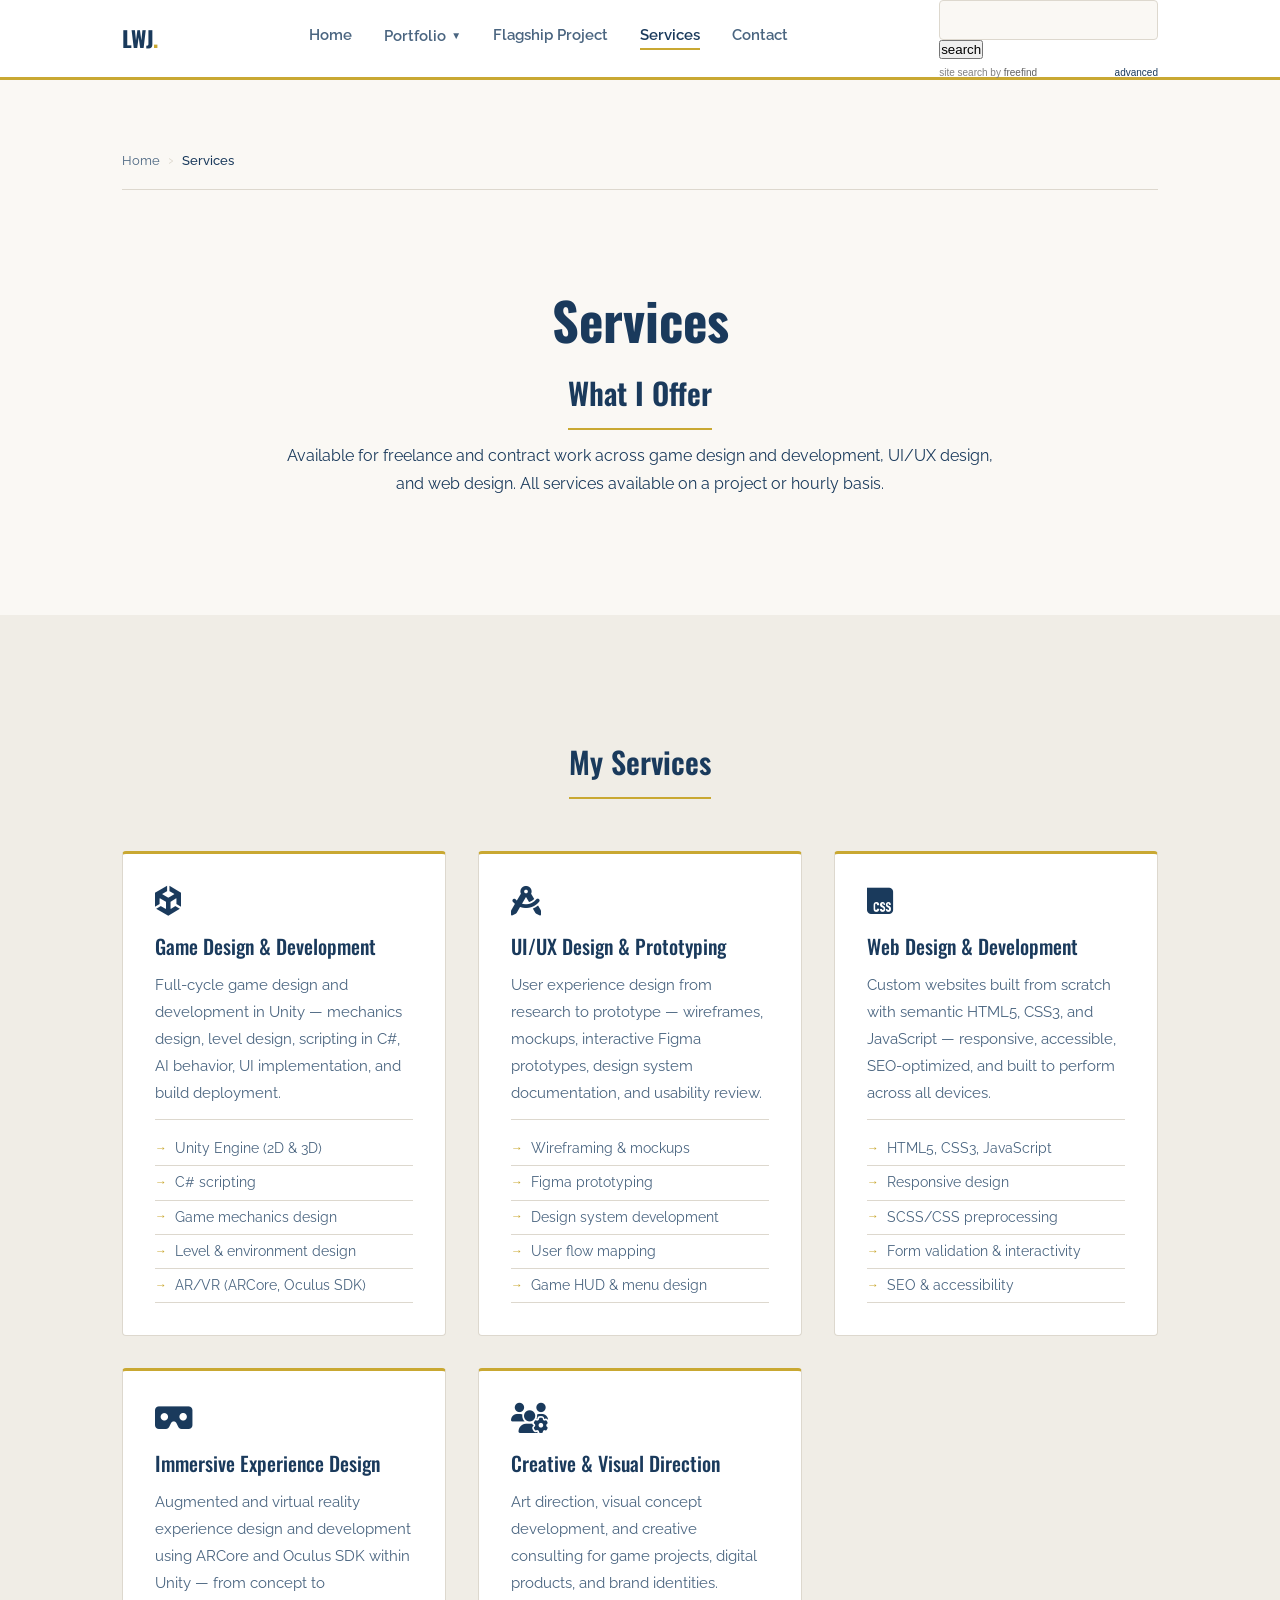
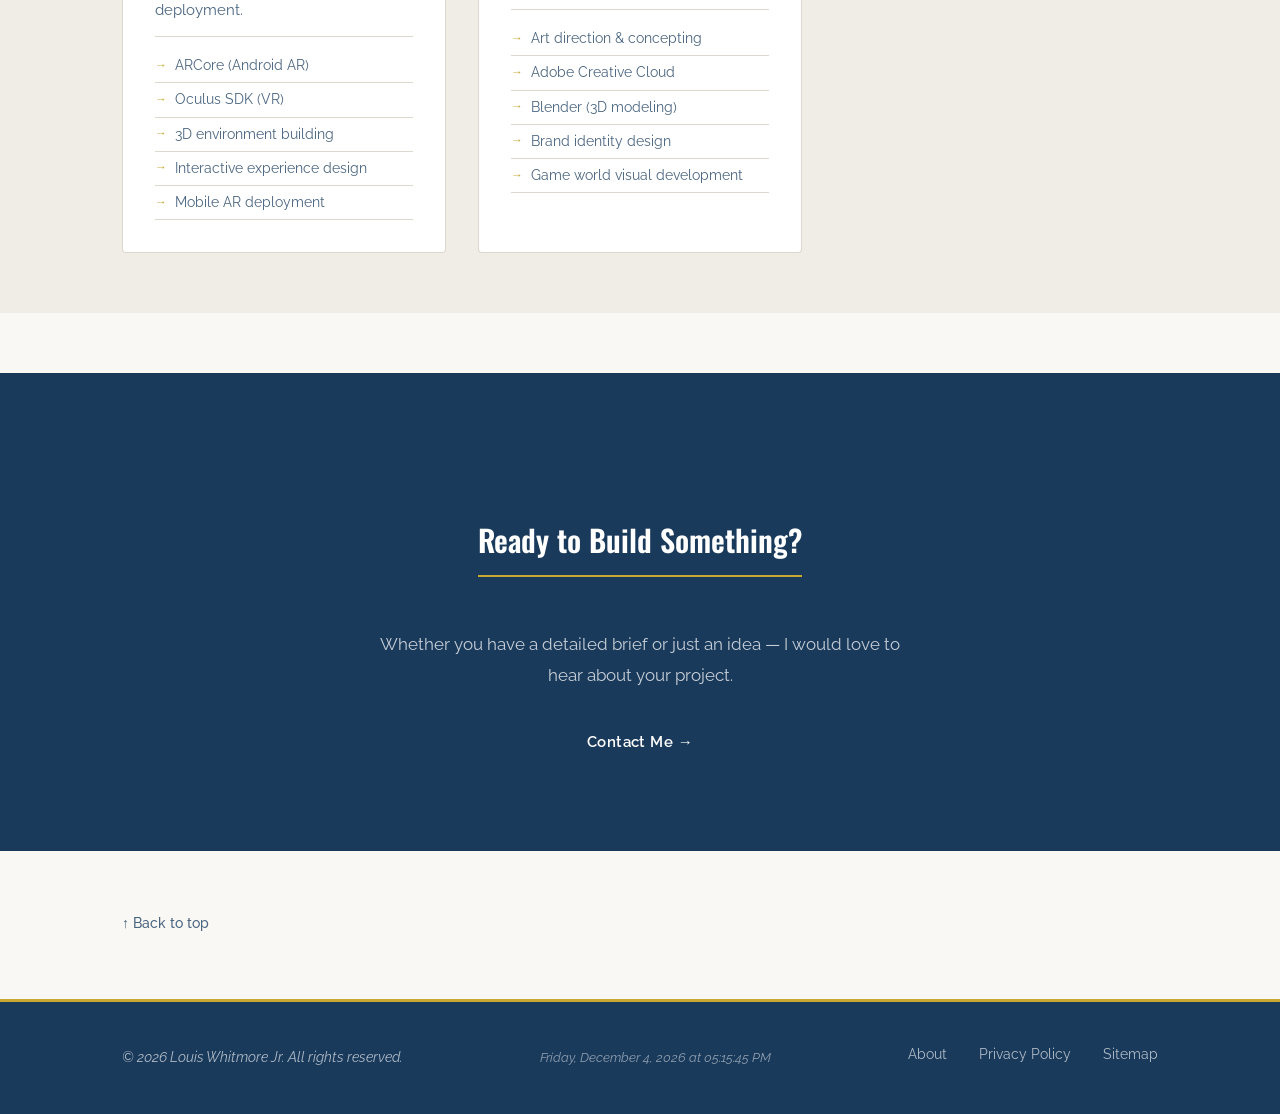
<file: services.html>
<!--
Name: Louis Whitmore Jr.
Services Page 
services.html - Freelance services offered for game dev, UI or web design
Date: 08/27/26
Version: 1.4
-->

<!DOCTYPE html>
<html lang="en">

<head>
    <meta charset="UTF-8">
    <meta name="viewport" content="width=device-width, initial-scale=1.0">
    <meta name="description"
        content="Freelance services offered by Louis Whitmore Jr. — game design and development, UI/UX design, 
        web design, Unity development, and prototyping available for contract work.">
    <meta name="keywords"
        content="Louis Whitmore freelance, game design services, Unity developer for hire, UI UX designer, web 
        designer Florida, contract game development">
    <meta name="robots" content="index, follow">
    <meta name="author" content="Louis Whitmore Jr.">
    <meta name="copyright" content="© 2026 Louis Whitmore Jr.">

    <link rel="stylesheet" href="https://cdnjs.cloudflare.com/ajax/libs/font-awesome/6.5.0/css/all.min.css">
    <link rel="preconnect" href="https://fonts.googleapis.com">
    <link rel="preconnect" href="https://fonts.gstatic.com" crossorigin>
    <link
        href="https://fonts.googleapis.com/css2?family=Oswald:wght@300;400;500;600;700&family=Raleway:wght@300;400;500;600&display=swap"
        rel="stylesheet">

    <link rel="stylesheet" href="CSS/style.css">

    <link rel="apple-touch-icon" sizes="180x180" href="apple-touch-icon.png">
    <link rel="icon" type="image/png" sizes="32x32" href="favicon-32x32.png">
    <link rel="icon" type="image/png" sizes="16x16" href="favicon-16x16.png">
    <link rel="manifest" href="/site.webmanifest">

    <title>Services | Louis Whitmore Jr.</title>
</head>

<body id="top">

    <!-- Navigation -->
    <nav class="site-nav" aria-label="Main navigation">
        <div class="nav-inner">
            <a href="index.html" class="nav-logo">LWJ<span>.</span></a>

            <ul class="nav-links">
                <li><a href="index.html">Home</a></li>
                <li class="nav-dropdown">
                    <button class="nav-dropdown-toggle" aria-haspopup="true" aria-expanded="false">
                        Portfolio <span class="arrow">&#9660;</span>
                    </button>
                    <ul class="nav-dropdown-menu">
                        <li><a href="portfolio.html">Overview</a></li>
                        <li><a href="devwork.html">Game Development</a></li>
                        <li><a href="uiux.html">UI/UX</a></li>
                        <li><a href="webdesign.html">Web Design</a></li>
                    </ul>
                </li>
                <li><a href="gamedev.html">Flagship Project</a></li>
                <li><a href="services.html" class="active">Services</a></li>
                <li><a href="contact.html">Contact</a></li>
            </ul>

            <div class="freefind-search">
                <!-- start of freefind search box html -->
                <table class="freefind-table">
                    <tr>
                        <td colspan=2 style="font-family: Arial, Helvetica, sans-serif; font-size: 7.5pt;">
                            <form style="margin:0px; margin-top:4px;" action="https://search.freefind.com/find.html"
                                method="get" accept-charset="utf-8" target="_self">
                                <input type="hidden" name="si" value="37358046">
                                <input type="hidden" name="pid" value="r">
                                <input type="hidden" name="n" value="0">
                                <input type="hidden" name="_charset_" value="">
                                <input type="hidden" name="bcd" value="&#247;">
                                <input type="text" name="query" size="15">
                                <input type="submit" value="search">
                            </form>
                        </td>
                    </tr>
                    <tr>
                        <td
                            style="text-align:left; font-family: Arial, Helvetica, sans-serif;	font-size: 7.5pt; padding-top:4px;">
                            <a style="text-decoration:none; color:gray;" href="https://www.freefind.com" rel="nofollow">site
                                search</a><a style="text-decoration:none; color:gray;" href="https://www.freefind.com"
                                rel="nofollow"> by
                                <span style="color: #606060;">freefind</span></a>
                        </td>

                        <td
                            style="text-align:right; font-family: Arial, Helvetica, sans-serif;	font-size: 7.5pt; padding-top:4px;">
                            <a href="https://search.freefind.com/find.html?si=37358046&amp;pid=a">advanced</a>
                        </td>
                    </tr>
                </table>
                <!-- end of freefind search box html -->
            </div>

            <button class="hamburger" id="hamburger" aria-label="Toggle navigation" aria-expanded="false">
                <span></span><span></span><span></span>
            </button>
        </div>
    </nav>

    <div class="mobile-nav" id="mobileNav" aria-hidden="true">
        <ul>
            <li><a href="index.html">Home</a></li>
            <li>
                <button id="mobilePortfolioToggle">Portfolio &#9660;</button>
                <ul class="mobile-nav-sub" id="mobilePortfolioSub">
                    <li><a href="portfolio.html">Overview</a></li>
                    <li><a href="devwork.html">Game Dev</a></li>
                    <li><a href="uiux.html">UI/UX</a></li>
                    <li><a href="webdesign.html">Web Design</a></li>
                </ul>
            </li>
            <li><a href="gamedev.html">Flagship Project</a></li>
            <li><a href="services.html">Services</a></li>
            <li><a href="contact.html">Contact</a></li>
        </ul>

        <!-- Freefind search inside hamburger menu — mobile only -->
        <div class="mobile-search">
            <form action="https://search.freefind.com/find.html" method="get" accept-charset="utf-8" target="_self">
                <input type="hidden" name="si" value="37358046">
                <input type="hidden" name="pid" value="r">
                <input type="hidden" name="n" value="0">
                <input type="hidden" name="_charset_" value="">
                <input type="hidden" name="bcd" value="&#247;">
                <input type="text" name="query" placeholder="Search site..." class="mobile-search-input">
                <button type="submit" class="mobile-search-btn">Search</button>
            </form>
        </div>
    </div>

    <div class="page-wrapper">
        <main>
            <section class="text-center">
                <div class="container">
                    <nav class="breadcrumbs" aria-label="Breadcrumb">
                        <a href="index.html">Home</a>
                        <span class="breadcrumb-sep">›</span>
                        <span class="breadcrumb-current">Services</span>
                    </nav>
                    <header>
                        <h1>Services</h1>
                        <h2>What I Offer</h2>
                        <p>Available for freelance and contract work across game design and development, UI/UX design,
                            and web design. All services available on a project or hourly basis.</p>
                    </header>
                </div>
            </section>

            <section class="alt">
                <div class="container">
                    <header class="text-center">
                        <h2>My Services</h2>
                    </header>
                    <div class="services-grid">
                        <article class="service-card">
                            <i class="fa-brands fa-unity" aria-hidden="true"></i>
                            <h3>Game Design &amp; Development</h3>
                            <p>Full-cycle game design and development in Unity — mechanics design, level design,
                                scripting in C#, AI behavior, UI implementation, and build deployment.</p>
                            <ul class="service-details">
                                <li>Unity Engine (2D &amp; 3D)</li>
                                <li>C# scripting</li>
                                <li>Game mechanics design</li>
                                <li>Level &amp; environment design</li>
                                <li>AR/VR (ARCore, Oculus SDK)</li>
                            </ul>
                        </article>
                        <article class="service-card">
                            <i class="fa-solid fa-compass-drafting" aria-hidden="true"></i>
                            <h3>UI/UX Design &amp; Prototyping</h3>
                            <p>User experience design from research to prototype — wireframes, mockups, interactive
                                Figma prototypes, design system documentation, and usability review.</p>
                            <ul class="service-details">
                                <li>Wireframing &amp; mockups</li>
                                <li>Figma prototyping</li>
                                <li>Design system development</li>
                                <li>User flow mapping</li>
                                <li>Game HUD &amp; menu design</li>
                            </ul>
                        </article>
                        <article class="service-card">
                            <i class="fa-brands fa-css" aria-hidden="true"></i>
                            <h3>Web Design &amp; Development</h3>
                            <p>Custom websites built from scratch with semantic HTML5, CSS3, and JavaScript —
                                responsive, accessible, SEO-optimized, and built to perform across all devices.</p>
                            <ul class="service-details">
                                <li>HTML5, CSS3, JavaScript</li>
                                <li>Responsive design</li>
                                <li>SCSS/CSS preprocessing</li>
                                <li>Form validation &amp; interactivity</li>
                                <li>SEO &amp; accessibility</li>
                            </ul>
                        </article>
                        <article class="service-card">
                            <i class="fa-solid fa-vr-cardboard" aria-hidden="true"></i>
                            <h3>Immersive Experience Design</h3>
                            <p>Augmented and virtual reality experience design and development using ARCore and Oculus
                                SDK within Unity — from concept to deployment.</p>
                            <ul class="service-details">
                                <li>ARCore (Android AR)</li>
                                <li>Oculus SDK (VR)</li>
                                <li>3D environment building</li>
                                <li>Interactive experience design</li>
                                <li>Mobile AR deployment</li>
                            </ul>
                        </article>
                        <article class="service-card">
                            <i class="fa-solid fa-users-gear" aria-hidden="true"></i>
                            <h3>Creative &amp; Visual Direction</h3>
                            <p>Art direction, visual concept development, and creative consulting for game projects,
                                digital products, and brand identities.</p>
                            <ul class="service-details">
                                <li>Art direction &amp; concepting</li>
                                <li>Adobe Creative Cloud</li>
                                <li>Blender (3D modeling)</li>
                                <li>Brand identity design</li>
                                <li>Game world visual development</li>
                            </ul>
                        </article>
                    </div>
                </div>
            </section>

            <section class="services-cta">
                <div class="container">
                    <header>
                        <h2>Ready to Build Something?</h2>
                    </header>
                    <p>Whether you have a detailed brief or just an idea — I would love to hear about your project.</p>
                    <a href="contact.html" class="btn btn-primary">Contact Me &#8594;</a>
                </div>
            </section>

            <div class="container">
                <a href="#top" class="back-to-top">&#8593; Back to top</a>
            </div>
        </main>
    </div>

    <footer class="site-footer">
        <div class="container">
            <div class="footer-inner">
                <p class="footer-copy"><em>&copy; 2026 Louis Whitmore Jr. All rights reserved.</em></p>
                <p class="footer-datetime" id="footerDatetime"></p>
                <ul class="footer-links">
                    <li><a href="about.html">About</a></li>
                    <li><a href="privacy.html">Privacy Policy</a></li>
                    <li><a href="sitemap.html">Sitemap</a></li>
                </ul>
            </div>
        </div>
    </footer>

    <!-- JavaScript -->
    <script>
        const hamburger = document.getElementById('hamburger');
        const mobileNav = document.getElementById('mobileNav');
        hamburger.addEventListener('click', function () {
            const isOpen = mobileNav.classList.contains('open');
            hamburger.classList.toggle('open');
            mobileNav.classList.toggle('open');
            hamburger.setAttribute('aria-expanded', !isOpen);
            mobileNav.setAttribute('aria-hidden', isOpen);
        });
        const mpt = document.getElementById('mobilePortfolioToggle');
        const mps = document.getElementById('mobilePortfolioSub');
        if (mpt) mpt.addEventListener('click', function () { mps.classList.toggle('open'); });
        mobileNav.querySelectorAll('a').forEach(function (l) {
            l.addEventListener('click', function () {
                hamburger.classList.remove('open'); mobileNav.classList.remove('open');
                hamburger.setAttribute('aria-expanded', 'false'); mobileNav.setAttribute('aria-hidden', 'true');
            });
        });
        const dt = document.querySelector('.nav-dropdown-toggle');
        const dm = document.querySelector('.nav-dropdown-menu');
        const da = document.querySelector('.nav-dropdown-toggle .arrow');
        if (dt && dm) {
            dt.addEventListener('click', function (e) {
                e.stopPropagation();
                const open = dm.style.display === 'block';
                dm.style.display = open ? 'none' : 'block';
                da.style.transform = open ? 'rotate(0deg)' : 'rotate(180deg)';
                dt.setAttribute('aria-expanded', !open);
            });
            document.addEventListener('click', function () {
                dm.style.display = 'none'; da.style.transform = 'rotate(0deg)';
                dt.setAttribute('aria-expanded', 'false');
            });
            dm.addEventListener('click', function (e) { e.stopPropagation(); });
        }
        function updateFooterTime() {
            const now = new Date();
            const opts = { weekday: 'long', year: 'numeric', month: 'long', day: 'numeric', hour: '2-digit', minute: '2-digit', second: '2-digit' };
            const el = document.getElementById('footerDatetime');
            if (el) el.textContent = now.toLocaleDateString('en-US', opts);
        }
        updateFooterTime(); setInterval(updateFooterTime, 1000);

    </script>
</body>
</html>
</file>
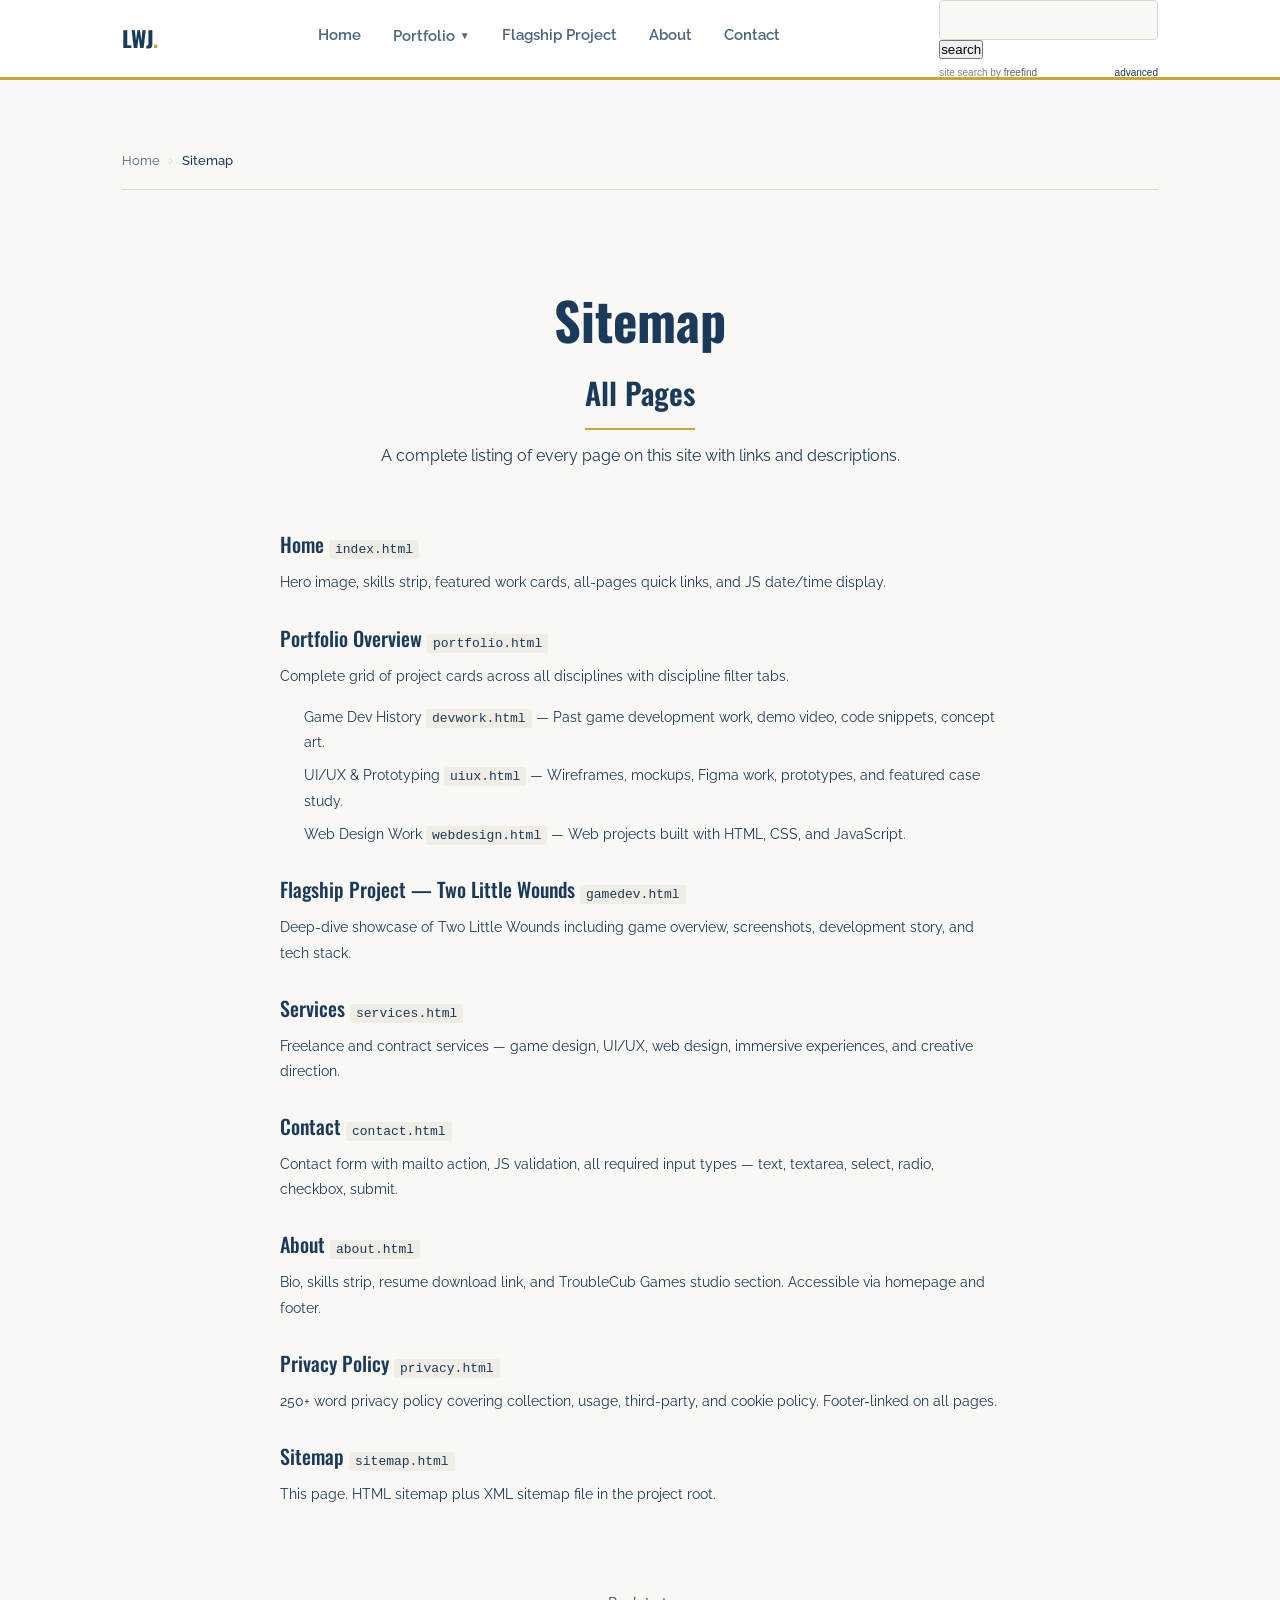
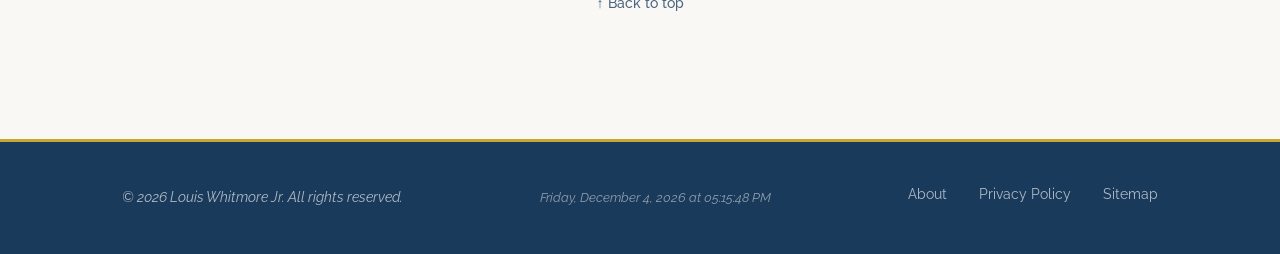
<file: sitemap.html>
<!--
Name: Louis Whitmore Jr. 
Sitemap of Portfolio
sitemap.html - HTML sitemap linking all 11 pages with hierarchical structure.
Date: 08/27/26
Version: 1.4
-->

<!DOCTYPE html>
<html lang="en">

<head>
    <meta charset="UTF-8">
    <meta name="viewport" content="width=device-width, initial-scale=1.0">
    <meta name="description"
        content="Sitemap for louiswhitmorejr.com — a complete listing of all pages in the Louis Whitmore Jr. portfolio website with links and descriptions.">
    <meta name="keywords"
        content="Louis Whitmore sitemap, portfolio site map, all pages, web design portfolio structure">
    <meta name="robots" content="index, follow">
    <meta name="author" content="Louis Whitmore Jr.">
    <meta name="copyright" content="© 2026 Louis Whitmore Jr.">

    <link rel="stylesheet" href="https://cdnjs.cloudflare.com/ajax/libs/font-awesome/6.5.0/css/all.min.css">
    <link rel="preconnect" href="https://fonts.googleapis.com">
    <link rel="preconnect" href="https://fonts.gstatic.com" crossorigin>
    <link
        href="https://fonts.googleapis.com/css2?family=Oswald:wght@300;400;500;600;700&amp;family=Raleway:wght@300;400;500;600&amp;display=swap"
        rel="stylesheet">

    <link rel="stylesheet" href="CSS/style.css">

    <link rel="apple-touch-icon" sizes="180x180" href="apple-touch-icon.png">
    <link rel="icon" type="image/png" sizes="32x32" href="favicon-32x32.png">
    <link rel="icon" type="image/png" sizes="16x16" href="favicon-16x16.png">
    <link rel="manifest" href="/site.webmanifest">

    <title>Sitemap | Louis Whitmore Jr.</title>
</head>

<body id="top">

    <!-- Navigation -->
    <nav class="site-nav" aria-label="Main navigation">
        <div class="nav-inner">
            <a href="index.html" class="nav-logo">LWJ<span>.</span></a>

            <ul class="nav-links">
                <li><a href="index.html">Home</a></li>
                <li class="nav-dropdown">
                    <button class="nav-dropdown-toggle" aria-haspopup="true" aria-expanded="false">
                        Portfolio <span class="arrow">&#9660;</span>
                    </button>
                    <ul class="nav-dropdown-menu">
                        <li><a href="portfolio.html">Overview</a></li>
                        <li><a href="devwork.html">Game Development</a></li>
                        <li><a href="uiux.html">UI/UX</a></li>
                        <li><a href="webdesign.html">Web Design</a></li>
                    </ul>
                </li>
                <li><a href="gamedev.html">Flagship Project</a></li>
                <!-- <li><a href="services.html">Services</a></li> -->
                <li><a href="about.html">About</a></li>
                <li><a href="contact.html">Contact</a></li>
            </ul>

            <div class="freefind-search">
                <!-- start of freefind search box html -->
                <table class="freefind-table">
                    <tr>
                        <td colspan=2 style="font-family: Arial, Helvetica, sans-serif; font-size: 7.5pt;">
                            <form style="margin:0px; margin-top:4px;" action="https://search.freefind.com/find.html"
                                method="get" accept-charset="utf-8" target="_self">
                                <input type="hidden" name="si" value="37358046">
                                <input type="hidden" name="pid" value="r">
                                <input type="hidden" name="n" value="0">
                                <input type="hidden" name="_charset_" value="">
                                <input type="hidden" name="bcd" value="&#247;">
                                <input type="text" name="query" size="15">
                                <input type="submit" value="search">
                            </form>
                        </td>
                    </tr>
                    <tr>
                        <td
                            style="text-align:left; font-family: Arial, Helvetica, sans-serif;	font-size: 7.5pt; padding-top:4px;">
                            <a style="text-decoration:none; color:gray;" href="https://www.freefind.com" rel="nofollow">site
                                search</a><a style="text-decoration:none; color:gray;" href="https://www.freefind.com"
                                rel="nofollow"> by
                                <span style="color: #606060;">freefind</span></a>
                        </td>

                        <td
                            style="text-align:right; font-family: Arial, Helvetica, sans-serif;	font-size: 7.5pt; padding-top:4px;">
                            <a href="https://search.freefind.com/find.html?si=37358046&amp;pid=a">advanced</a>
                        </td>
                    </tr>
                </table>
                <!-- end of freefind search box html -->
            </div>

            <button class="hamburger" id="hamburger" aria-label="Toggle navigation" aria-expanded="false">
                <span></span><span></span><span></span>
            </button>
        </div>
    </nav>

    <div class="mobile-nav" id="mobileNav" aria-hidden="true">
        <ul>
            <li><a href="index.html">Home</a></li>
            <li>
                <button id="mobilePortfolioToggle">Portfolio &#9660;</button>
                <ul class="mobile-nav-sub" id="mobilePortfolioSub">
                    <li><a href="portfolio.html">Overview</a></li>
                    <li><a href="devwork.html">Game Dev</a></li>
                    <li><a href="uiux.html">UI/UX</a></li>
                    <li><a href="webdesign.html">Web Design</a></li>
                </ul>
            </li>
            <li><a href="gamedev.html">Flagship Project</a></li>
            <!-- <li><a href="services.html">Services</a></li> -->
            <li><a href="about.html">About</a></li>
            <li><a href="contact.html">Contact</a></li>
        </ul>

        <!-- Freefind search inside hamburger menu — mobile only -->
        <div class="mobile-search">
            <form action="https://search.freefind.com/find.html" method="get" accept-charset="utf-8" target="_self">
                <input type="hidden" name="si" value="37358046">
                <input type="hidden" name="pid" value="r">
                <input type="hidden" name="n" value="0">
                <input type="hidden" name="_charset_" value="">
                <input type="hidden" name="bcd" value="&#247;">
                <input type="text" name="query" placeholder="Search site..." class="mobile-search-input">
                <button type="submit" class="mobile-search-btn">Search</button>
            </form>
        </div>
    </div>

    <div class="page-wrapper">
        <main>
            <section class="text-center">
                <div class="container">
                    <nav class="breadcrumbs" aria-label="Breadcrumb">
                        <a href="index.html">Home</a>
                        <span class="breadcrumb-sep">›</span>
                        <span class="breadcrumb-current">Sitemap</span>
                    </nav>
                    <header>
                        <h1>Sitemap</h1>
                        <h2>All Pages</h2>
                        <p>A complete listing of every page on this site with links and descriptions.</p>
                    </header>
                    <ul class="sitemap-list">
                        <li>
                            <h3><a href="index.html">Home</a> <code>index.html</code></h3>
                            <p>Hero image, skills strip, featured work cards, all-pages quick links, and JS date/time
                                display.</p>
                        </li>
                        <li>
                            <h3><a href="portfolio.html">Portfolio Overview</a> <code>portfolio.html</code></h3>
                            <p>Complete grid of project cards across all disciplines with discipline filter tabs.</p>
                            <ul class="sitemap-sublist">
                                <li><a href="devwork.html">Game Dev History</a> <code>devwork.html</code> — Past game
                                    development work, demo video, code snippets, concept art.</li>
                                <li><a href="uiux.html">UI/UX &amp; Prototyping</a> <code>uiux.html</code> — Wireframes,
                                    mockups, Figma work, prototypes, and featured case study.</li>
                                <li><a href="webdesign.html">Web Design Work</a> <code>webdesign.html</code> — Web
                                    projects built with HTML, CSS, and JavaScript.</li>
                            </ul>
                        </li>
                        <li>
                            <h3><a href="gamedev.html">Flagship Project — Two Little Wounds</a>
                                <code>gamedev.html</code></h3>
                            <p>Deep-dive showcase of Two Little Wounds including game overview, screenshots, development
                                story, and tech stack.</p>
                        </li>
                        <li>
                            <h3><a href="services.html">Services</a> <code>services.html</code></h3>
                            <p>Freelance and contract services — game design, UI/UX, web design, immersive experiences,
                                and creative direction.</p>
                        </li>
                        <li>
                            <h3><a href="contact.html">Contact</a> <code>contact.html</code></h3>
                            <p>Contact form with mailto action, JS validation, all required input types — text,
                                textarea, select, radio, checkbox, submit.</p>
                        </li>
                        <li>
                            <h3><a href="about.html">About</a> <code>about.html</code></h3>
                            <p>Bio, skills strip, resume download link, and TroubleCub Games studio section. Accessible
                                via homepage and footer.</p>
                        </li>
                        <li>
                            <h3><a href="privacy.html">Privacy Policy</a> <code>privacy.html</code></h3>
                            <p>250+ word privacy policy covering collection, usage, third-party, and cookie policy.
                                Footer-linked on all pages.</p>
                        </li>
                        <li>
                            <h3><a href="sitemap.html">Sitemap</a> <code>sitemap.html</code></h3>
                            <p>This page. HTML sitemap plus XML sitemap file in the project root.</p>
                        </li>
                    </ul>

                    <a href="#top" class="back-to-top">&#8593; Back to top</a>
                </div>
            </section>
        </main>
    </div>

    <footer class="site-footer">
        <div class="container">
            <div class="footer-inner">
                <p class="footer-copy"><em>&copy; 2026 Louis Whitmore Jr. All rights reserved.</em></p>
                <p class="footer-datetime" id="footerDatetime"></p>
                <ul class="footer-links">
                    <li><a href="about.html">About</a></li>
                    <li><a href="privacy.html">Privacy Policy</a></li>
                    <li><a href="sitemap.html">Sitemap</a></li>
                </ul>
            </div>
        </div>
    </footer>

    <!-- JavaScript -->
    <script>
        const hamburger = document.getElementById('hamburger');
        const mobileNav = document.getElementById('mobileNav');
        hamburger.addEventListener('click', function () {
            const isOpen = mobileNav.classList.contains('open');
            hamburger.classList.toggle('open');
            mobileNav.classList.toggle('open');
            hamburger.setAttribute('aria-expanded', !isOpen);
            mobileNav.setAttribute('aria-hidden', isOpen);
        });
        const mpt = document.getElementById('mobilePortfolioToggle');
        const mps = document.getElementById('mobilePortfolioSub');
        if (mpt) mpt.addEventListener('click', function () { mps.classList.toggle('open'); });
        mobileNav.querySelectorAll('a').forEach(function (l) {
            l.addEventListener('click', function () {
                hamburger.classList.remove('open'); mobileNav.classList.remove('open');
                hamburger.setAttribute('aria-expanded', 'false'); mobileNav.setAttribute('aria-hidden', 'true');
            });
        });
        const dt = document.querySelector('.nav-dropdown-toggle');
        const dm = document.querySelector('.nav-dropdown-menu');
        const da = document.querySelector('.nav-dropdown-toggle .arrow');
        if (dt && dm) {
            dt.addEventListener('click', function (e) {
                e.stopPropagation();
                const open = dm.style.display === 'block';
                dm.style.display = open ? 'none' : 'block';
                da.style.transform = open ? 'rotate(0deg)' : 'rotate(180deg)';
                dt.setAttribute('aria-expanded', !open);
            });
            document.addEventListener('click', function () {
                dm.style.display = 'none'; da.style.transform = 'rotate(0deg)';
                dt.setAttribute('aria-expanded', 'false');
            });
            dm.addEventListener('click', function (e) { e.stopPropagation(); });
        }
        function updateFooterTime() {
            const now = new Date();
            const opts = { weekday: 'long', year: 'numeric', month: 'long', day: 'numeric', hour: '2-digit', minute: '2-digit', second: '2-digit' };
            const el = document.getElementById('footerDatetime');
            if (el) el.textContent = now.toLocaleDateString('en-US', opts);
        }
        updateFooterTime(); setInterval(updateFooterTime, 1000);

    </script>
</body>

</html>
</file>
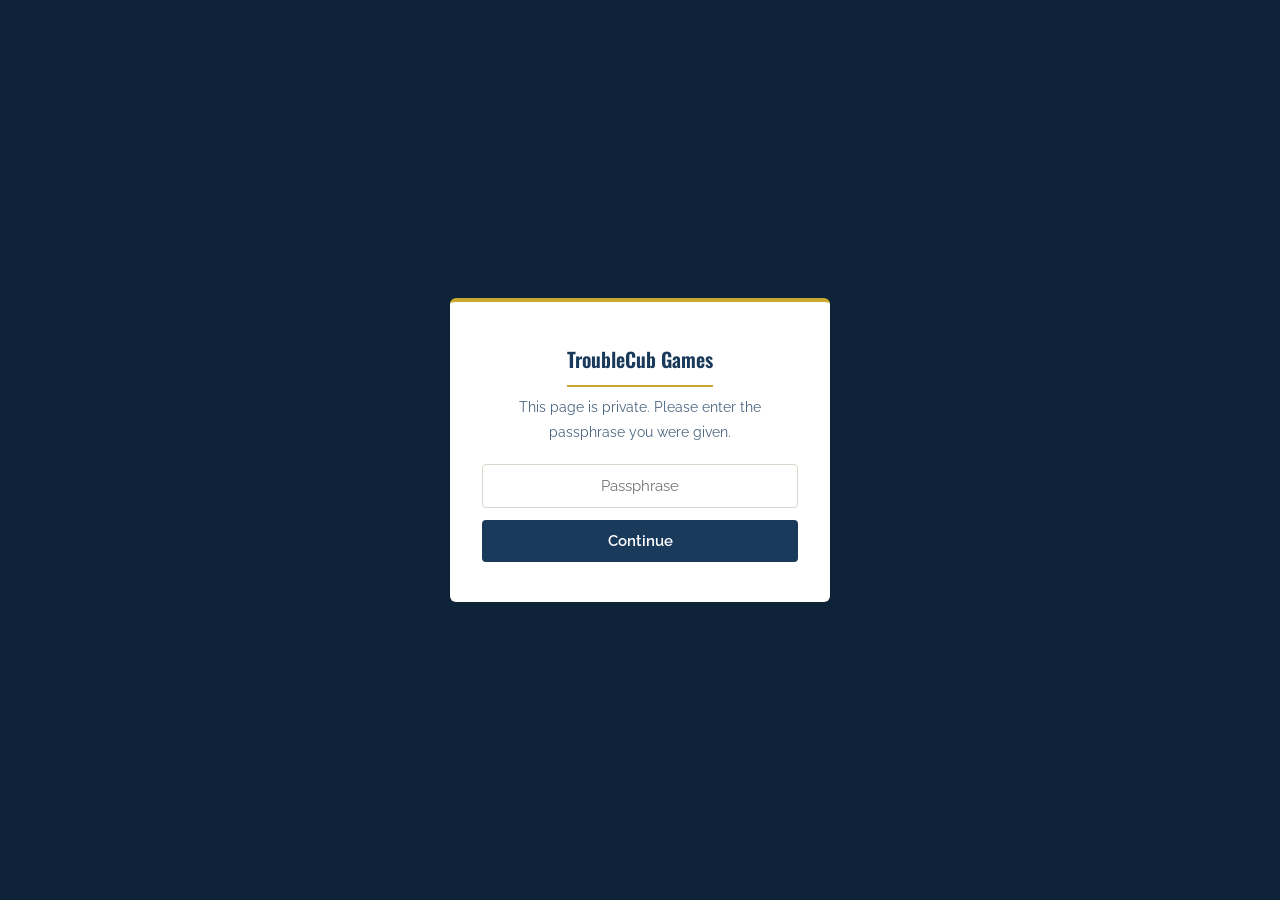
<file: tc-brief-2026.html>
<!-- TroubleCub Games — Confidential Partner Brief
     Private page. Not linked from the main site nav or sitemap.
     Do not index. Share only via direct link. 
     Rename this file to an obscure filename before uploading (see note at bottom of file).
     Date: 2026 -->

<!DOCTYPE html>
<html lang="en">
<head>
    <meta charset="UTF-8">
    <meta name="viewport" content="width=device-width, initial-scale=1.0">
    <meta name="robots" content="noindex, nofollow, noarchive">
    <meta name="referrer" content="no-referrer">
    <title>TroubleCub Games — Partner Brief</title>

    <link rel="preconnect" href="https://fonts.googleapis.com">
    <link rel="preconnect" href="https://fonts.gstatic.com" crossorigin>
    <link href="https://fonts.googleapis.com/css2?family=Oswald:wght@400;500;600;700&family=Raleway:wght@300;400;500;600&display=swap" rel="stylesheet">

    <style>
        :root {
            --navy: #1a3a5c;
            --navy-deep: #0f2338;
            --gold: #c9a832;
            --bg: #faf8f4;
            --bg-alt: #f0ede6;
            --text: #1a3a5c;
            --text-muted: #4a6580;
            --white: #ffffff;
            --border: #ddd8ce;
            --font-head: 'Oswald', sans-serif;
            --font-body: 'Raleway', sans-serif;
        }

        * { box-sizing: border-box; margin: 0; padding: 0; }

        body {
            background-color: var(--bg);
            color: var(--text);
            font-family: var(--font-body);
            font-size: 16px;
            line-height: 1.75;
        }

        .wrap { max-width: 760px; margin: 0 auto; padding: 60px 24px 100px; }

        /* ---------- GATE ---------- */
        #gate {
            position: fixed; inset: 0; background: var(--navy-deep);
            display: flex; align-items: center; justify-content: center;
            z-index: 999; padding: 24px;
        }
        .gate-box {
            background: var(--white); border-radius: 6px; padding: 40px 32px;
            max-width: 380px; width: 100%; text-align: center;
            border-top: 4px solid var(--gold);
        }
        .gate-box h2 { font-family: var(--font-head); color: var(--navy); font-size: 20px; margin-bottom: 8px; }
        .gate-box p { color: var(--text-muted); font-size: 14px; margin-bottom: 20px; }
        .gate-box input {
            width: 100%; padding: 12px 14px; font-size: 15px; font-family: var(--font-body);
            border: 1.5px solid var(--border); border-radius: 4px; margin-bottom: 12px; text-align: center;
        }
        .gate-box button {
            width: 100%; padding: 12px; background: var(--navy); color: var(--white);
            border: none; border-radius: 4px; font-family: var(--font-body); font-weight: 600;
            font-size: 15px; cursor: pointer;
        }
        .gate-box button:hover { background: var(--navy-deep); }
        .gate-error { color: #c0392b; font-size: 13px; margin-top: 10px; display: none; }
        #content { display: none; }

        /* ---------- HEADER ---------- */
        .eyebrow {
            font-size: 12px; font-weight: 600; letter-spacing: 0.12em; text-transform: uppercase;
            color: var(--gold); margin-bottom: 10px; display: block;
        }
        h1 {
            font-family: var(--font-head); font-size: 34px; font-weight: 700; color: var(--navy);
            line-height: 1.2; margin-bottom: 8px;
        }
        .subtitle { font-size: 17px; color: var(--text-muted); margin-bottom: 20px; }
        .confidential-note {
            background: var(--bg-alt); border-left: 3px solid var(--gold); padding: 12px 16px;
            font-size: 13px; color: var(--text-muted); font-style: italic; border-radius: 0 4px 4px 0;
            margin-bottom: 40px;
        }

        /* ---------- SECTIONS ---------- */
        section { margin-bottom: 44px; }
        h2 {
            font-family: var(--font-head); font-size: 22px; font-weight: 600; color: var(--navy);
            margin-bottom: 14px; padding-bottom: 8px; border-bottom: 2px solid var(--gold);
            display: inline-block;
        }
        p { margin-bottom: 14px; font-size: 15.5px; }
        p:last-child { margin-bottom: 0; }
        strong { color: var(--navy); }

        ul.plain { list-style: none; margin-top: 10px; }
        ul.plain li {
            padding: 8px 0 8px 22px; position: relative; font-size: 15px; border-bottom: 1px solid var(--border);
        }
        ul.plain li:last-child { border-bottom: none; }
        ul.plain li::before {
            content: '\2022'; color: var(--gold); font-weight: 700; position: absolute; left: 0; font-size: 18px;
        }

        /* ---------- TIMELINE ---------- */
        .timeline { position: relative; margin: 24px 0 8px; padding-left: 28px; }
        .timeline::before {
            content: ''; position: absolute; left: 6px; top: 6px; bottom: 6px; width: 2px; background: var(--border);
        }
        .t-item { position: relative; padding-bottom: 28px; }
        .t-item:last-child { padding-bottom: 0; }
        .t-item::before {
            content: ''; position: absolute; left: -28px; top: 3px; width: 13px; height: 13px;
            border-radius: 50%; background: var(--gold); border: 2px solid var(--white); box-shadow: 0 0 0 2px var(--gold);
        }
        .t-item.milestone::before { background: var(--navy); box-shadow: 0 0 0 2px var(--navy); width: 15px; height: 15px; left: -29px; }
        .t-item.thread::before { background: var(--white); border: 2px solid var(--gold); box-shadow: 0 0 0 2px var(--gold); }
        .t-when {
            font-family: var(--font-head); font-size: 13px; font-weight: 600; color: var(--gold);
            text-transform: uppercase; letter-spacing: 0.05em; margin-bottom: 3px;
        }
        .t-item.milestone .t-when { color: var(--navy); }
        .t-what { font-size: 15px; color: var(--text); }
        .t-what strong { display: block; font-size: 16px; margin-bottom: 4px; }
        .t-what p { font-size: 14.5px; margin-bottom: 8px; }
        .t-what p:last-child { margin-bottom: 0; }

        .thread-box {
            background: var(--bg-alt); border: 1px dashed var(--border);
            border-radius: 4px; padding: 14px 16px; margin-top: 10px; font-size: 14px; color: var(--text-muted);
        }

        /* ---------- CARDS ---------- */
        .card {
            background: var(--white); border: 1px solid var(--border); border-left: 3px solid var(--gold);
            border-radius: 0 4px 4px 0; padding: 18px 20px; margin-bottom: 14px;
        }
        .card h3 { font-family: var(--font-head); font-size: 16px; color: var(--navy); margin-bottom: 6px; }
        .card p { font-size: 14.5px; margin-bottom: 0; color: var(--text-muted); }

        .pillbar { display: flex; flex-wrap: wrap; gap: 8px; margin-top: 12px; }
        .pill {
            font-size: 12.5px; font-weight: 600; padding: 5px 13px; border-radius: 30px;
            border: 1.5px solid var(--navy); color: var(--navy);
        }

        .callout {
            background: var(--bg-alt); border: 1px solid var(--border); border-top: 3px solid var(--gold);
            border-radius: 4px; padding: 18px 20px; font-size: 14.5px; color: var(--text-muted); font-style: italic;
        }

        .stat-row { display: flex; gap: 12px; margin: 14px 0; flex-wrap: wrap; }
        .stat-box {
            flex: 1; min-width: 120px; background: var(--white); border: 1px solid var(--border);
            border-radius: 4px; text-align: center; padding: 14px 8px;
        }
        .stat-num { font-family: var(--font-head); font-size: 26px; font-weight: 700; color: var(--navy); }
        .stat-label { font-size: 12px; color: var(--text-muted); margin-top: 2px; }

        footer {
            border-top: 1px solid var(--border); padding-top: 24px; margin-top: 50px;
            font-size: 13px; color: var(--text-muted); text-align: center;
        }
        footer .brand { font-family: var(--font-head); color: var(--navy); font-weight: 600; font-size: 14px; margin-bottom: 6px; }

        @media (max-width: 600px) {
            h1 { font-size: 26px; }
            .wrap { padding: 40px 18px 80px; }
            .stat-row { flex-direction: column; }
        }
    </style>
</head>
<body>

    <!-- ===================== PASSPHRASE GATE ===================== -->
    <!-- Not real security — a deterrent only. Change PASSPHRASE below. -->
    <div id="gate">
        <div class="gate-box">
            <h2>TroubleCub Games</h2>
            <p>This page is private. Please enter the passphrase you were given.</p>
            <input type="password" id="passInput" placeholder="Passphrase" autocomplete="off">
            <button onclick="checkPass()">Continue</button>
            <p class="gate-error" id="gateError">That's not quite right. Please check and try again.</p>
        </div>
    </div>

    <!-- ===================== CONTENT ===================== -->
    <div id="content">
        <div class="wrap">

            <span class="eyebrow">TroubleCub Games &bull; Confidential</span>
            <h1>Two Little Wounds<br>Plan Overview</h1>
            <p class="subtitle">Where things stand, and the plan from today through the public campaign in 2028.</p>
            <div class="confidential-note">
                This page is shared privately for discussion purposes only. Please don't forward the link or post any of this publicly. A few of the details below depend on staying quiet until the right moment.
            </div>

            <!-- ===================== THE STUDIO & GAME ===================== -->
            <section>
                <h2>The Short Version</h2>
                <p><strong>TroubleCub Games</strong> is an independent game studio founded by Louis Whitmore Jr. It's built around one flagship project, with a long-term plan to grow it into a franchise.</p>
                <p><strong>Two Little Wounds</strong> is a co-op action game about two monster hunters: a big, witty swordsman and a sharp, no-nonsense rogue. They take on a routine job that turns into something much bigger. The tone is dark fantasy with real humor running through it. The danger is genuine, and the characters' banter makes it land harder, not softer.</p>
                <p>Visually, it's built to look like a dark, stylish comic book brought to life. Bold linework, dramatic lighting, and a look nobody else in this genre is doing. The world is designed from day one to support sequels, and eventually other formats like animation or comics, once the first game earns that.</p>
            </section>

            <!-- ===================== THE TIMELINE (merged with audience strategy) ===================== -->
            <section>
                <h2>The Timeline</h2>
                <p>Everything below runs on two tracks at once. One is building the game. The other is quietly building an audience for it, in a way that's a little unusual. Both are timed to come together in early 2028.</p>

                <div class="timeline">

                    <div class="t-item">
                        <div class="t-when">Now &ndash; Dec 2026</div>
                        <div class="t-what">
                            <strong>Final stretch of school, groundwork begins</strong>
                            <p>The project gets set up and the game's story and world get locked down. A content channel also quietly begins during this window. It doesn't look like a typical "making of" series. That's intentional, and it plays a bigger role later in this timeline.</p>
                        </div>
                    </div>

                    <div class="t-item milestone">
                        <div class="t-when">December 2026</div>
                        <div class="t-what"><strong>Graduation. Full-time work on TroubleCub begins.</strong></div>
                    </div>

                    <div class="t-item">
                        <div class="t-when">Winter 2027 &bull; Jan &ndash; Mar</div>
                        <div class="t-what">
                            <strong>Building the first hero</strong>
                            <p>Work centers entirely on one character, the swordsman. Movement, combat, and the core fighting system all get built and tested here first. Nothing else gets added until this feels genuinely good to play, since every later phase depends on it.</p>
                        </div>
                    </div>

                    <div class="t-item">
                        <div class="t-when">Spring 2027 &bull; Apr &ndash; Jun</div>
                        <div class="t-what">
                            <strong>Enemies and a real interface</strong>
                            <p>Three distinct enemy types get built, along with health bars, on-screen readouts, and everything needed for a fight to actually read as a fight rather than a test scene.</p>
                        </div>
                    </div>

                    <div class="t-item">
                        <div class="t-when">Summer 2027 &bull; Jul &ndash; Sep</div>
                        <div class="t-what">
                            <strong>The second hero joins</strong>
                            <p>The rogue becomes playable, alongside a companion character and a system that lets both heroes grow new abilities the more they're used. This is also where the two characters first come together as a real team.</p>
                        </div>
                    </div>

                    <div class="t-item">
                        <div class="t-when">Fall 2027 &bull; Oct &ndash; Dec</div>
                        <div class="t-what">
                            <strong>The level itself gets built</strong>
                            <p>A single dungeon comes together, with a supporting boss fight partway through and one large final encounter at the end. This is the complete experience the game will be judged on.</p>
                        </div>
                    </div>

                    <div class="t-item thread">
                        <div class="t-when">Running Alongside All of 2027</div>
                        <div class="t-what">
                            <strong>The audience-building thread</strong>
                            <p>This is the part of the plan we think is genuinely different from how most developers approach this.</p>
                            <p>Instead of typical development videos, which most people scroll past, the channel's real content is entertaining comedy sketches: gaming humor, fantasy parody, the kind of thing that works completely on its own with no game ever mentioned.</p>
                            <p>Two of the recurring characters in that content are secretly the game's two heroes. Over the course of the year, they take on a handful of small freelance jobs within the sketches. One of those jobs goes sideways and turns into a short multi-part story. Each job reveals a little more of who these two are and what world they live in, without the game ever being named.</p>
                            <div class="thread-box">
                                By the end of the year, sharp-eyed viewers tend to start noticing a pattern and wondering if something bigger connects it all. That noticing is the point. It's what makes the eventual reveal land as something people feel they discovered, rather than something they were simply told.
                            </div>
                            <p style="margin-top: 10px;">A private community (Discord) and an email list are also being built quietly this entire time, so there's a direct, owned line to supporters that doesn't depend on any single platform or algorithm.</p>
                        </div>
                    </div>

                    <div class="t-item">
                        <div class="t-when">Early 2028 &bull; Jan &ndash; Mar</div>
                        <div class="t-what">
                            <strong>Art, sound, voice, and testing</strong>
                            <p>Final art, audio, and voice work get layered on. The game is then tested with real outside players who have never seen it before. Once that's done, a trailer gets cut from the finished result.</p>
                        </div>
                    </div>

                    <div class="t-item milestone">
                        <div class="t-when">March 2028</div>
                        <div class="t-what">
                            <strong>The reveal</strong>
                            <p>The final freelance job from the sketches publishes. It reveals, for the first time, that this was Two Little Wounds all along. Anyone who noticed the pattern over the past year feels like they found it themselves. A reveal built this way also tends to draw outside press and reaction coverage on its own, well beyond the existing audience.</p>
                        </div>
                    </div>

                    <div class="t-item">
                        <div class="t-when">Days Later, March 2028</div>
                        <div class="t-what">
                            <strong>Trailer and Kickstarter page go live</strong>
                            <p>A short gameplay trailer publishes, and the Kickstarter page opens for the first time.</p>
                            <p><strong>For anyone unfamiliar with Kickstarter:</strong> it's a crowdfunding platform. People pledge money toward a project before it's finished, and if enough is raised by the deadline, the project gets funded and backers receive rewards in return, usually a copy of the finished game.</p>
                            <p>Before the real campaign opens, Kickstarter allows a "coming soon" page that people can follow in advance. How someone found that page changes how likely they are to actually pledge once it goes live:</p>
                            <div class="stat-row">
                                <div class="stat-box"><div class="stat-num">~31%</div><div class="stat-label">Followed the Kickstarter page directly</div></div>
                                <div class="stat-box"><div class="stat-num">~5%</div><div class="stat-label">On the email list</div></div>
                                <div class="stat-box"><div class="stat-num">~2%</div><div class="stat-label">Following on social media only</div></div>
                            </div>
                            <p>This is part of why the Kickstarter page doesn't go up any earlier than this. A public, searchable Kickstarter page would be a reveal all by itself, months before the real one. Waiting means the page opens to an audience that's already paying attention, instead of starting from zero.</p>
                        </div>
                    </div>

                    <div class="t-item milestone">
                        <div class="t-when">April 2028</div>
                        <div class="t-what">
                            <strong>Kickstarter campaign launches</strong>
                            <p>Thirty days. Funds the full development of the complete game.</p>
                        </div>
                    </div>

                    <div class="t-item">
                        <div class="t-when">May 2028</div>
                        <div class="t-what"><strong>Campaign closes.</strong></div>
                    </div>

                    <div class="t-item">
                        <div class="t-when">Summer 2028</div>
                        <div class="t-what">
                            <strong>Full production begins</strong>
                            <p>Funded, scoped, and scheduled. This is when work starts on building the rest of the complete game.</p>
                        </div>
                    </div>

                </div>
            </section>

            <!-- ===================== FUNDING ===================== -->
            <section>
                <h2>How It Gets Funded</h2>
                <p>A deliberate choice has been made not to pursue a traditional game publisher. That route typically means giving up creative control and a large share of future revenue in exchange for upfront money. Instead, funding comes from sources that don't require giving up ownership of the game or the studio.</p>
                <ul class="plain">
                    <li><strong>The Kickstarter campaign</strong> above, funded by the audience built over the prior year</li>
                    <li><strong>Game industry and arts grants</strong> that fund development without taking equity or revenue, including a major no-strings grant program run by a leading game engine company, along with independent arts funding</li>
                    <li><strong>Optional ongoing supporter funding</strong> for people who want to help before the campaign even launches</li>
                </ul>
                <p style="margin-top: 16px;">On pricing, the game will be sold once, at a fair, honest price. No microtransactions. No loot boxes. Ever. That commitment is part of the pitch to players, not just a business decision.</p>
            </section>

            <!-- ===================== VALUES ===================== -->
            <section>
                <h2>What Kind of Company This Is</h2>
                <p>A short list of commitments that shape every decision, business and creative:</p>
                <div class="pillbar">
                    <span class="pill">Ships complete games</span>
                    <span class="pill">No microtransactions, ever</span>
                    <span class="pill">Made by hand</span>
                    <span class="pill">No crunch culture</span>
                    <span class="pill">Credits every contributor</span>
                    <span class="pill">Honest with the community</span>
                </div>
            </section>

            <!-- ===================== BEYOND THE FIRST GAME ===================== -->
            <section>
                <h2>Beyond the First Game</h2>
                <p>Two Little Wounds is being built as the start of something larger, not a one-off. The world, its history, and its characters are designed with enough depth to support sequels on their own. Once the first game has shipped and found its audience, that same foundation could support future formats, potentially animation, comics, or other media. A handful of other original game worlds have grown into much bigger properties the same way.</p>
                <p>That's a future step, not a current plan in motion. It's part of why the world is being built this thoroughly from day one.</p>
            </section>

            <footer>
                <div class="brand">TroubleCub Games</div>
                <p>This page is private and shared for discussion purposes only.<br>Please reach out directly with any questions.</p>
            </footer>

        </div>
    </div>

    <script>
        // ============================================================
        // PASSPHRASE GATE — deterrent only, not real security.
        // Anyone who views page source can read the passphrase below.
        // Change this before sharing the link.
        // ============================================================
        const PASSPHRASE = "4wifeyonly"; // <-- CHANGE THIS

        function checkPass() {
            const input = document.getElementById('passInput').value.trim().toLowerCase();
            if (input === PASSPHRASE.toLowerCase()) {
                document.getElementById('gate').style.display = 'none';
                document.getElementById('content').style.display = 'block';
                sessionStorage.setItem('tc_gate_passed', 'yes');
            } else {
                document.getElementById('gateError').style.display = 'block';
            }
        }

        document.getElementById('passInput').addEventListener('keydown', function(e) {
            if (e.key === 'Enter') checkPass();
        });

        // Skip the gate on repeat visits within the same browser session
        if (sessionStorage.getItem('tc_gate_passed') === 'yes') {
            document.getElementById('gate').style.display = 'none';
            document.getElementById('content').style.display = 'block';
        }
    </script>

</body>
</html>

<!--
    BEFORE YOU UPLOAD THIS FILE:

    1. Rename it to something obscure, not "partner.html" or "brief.html".
       Something like a random string works well, for example tc-x7k2m9.html.
       That way the link itself is hard to guess even without the passphrase.

    2. Change the PASSPHRASE variable near the bottom of the file to
       something only you and your partner know.

    3. Upload it to your site's root or a folder, but do NOT add a link
       to it anywhere in your nav, homepage, or sitemap.xml. It should
       only be reachable if someone has the exact URL.

    4. Send the link and the passphrase to your partner separately,
       for example the link by email and the passphrase by text, so a
       single intercepted message doesn't expose both.
-->
</file>
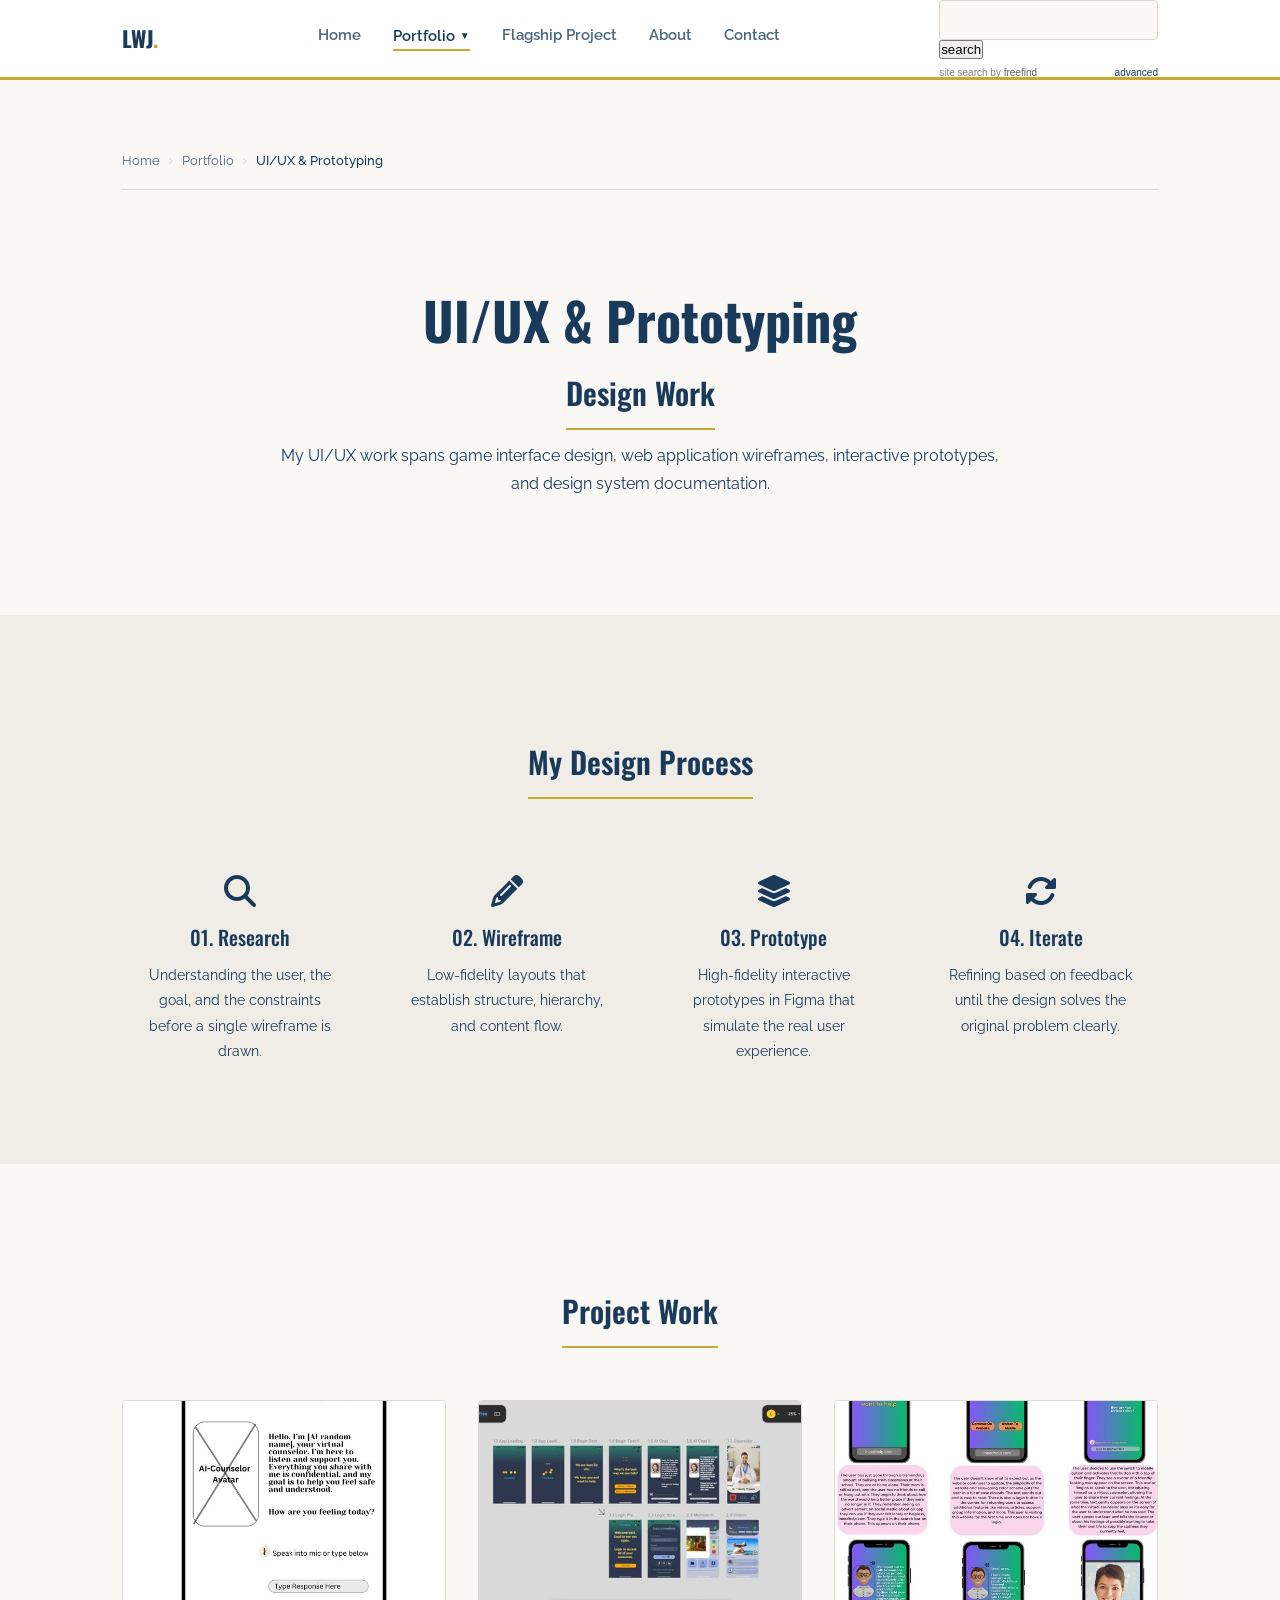
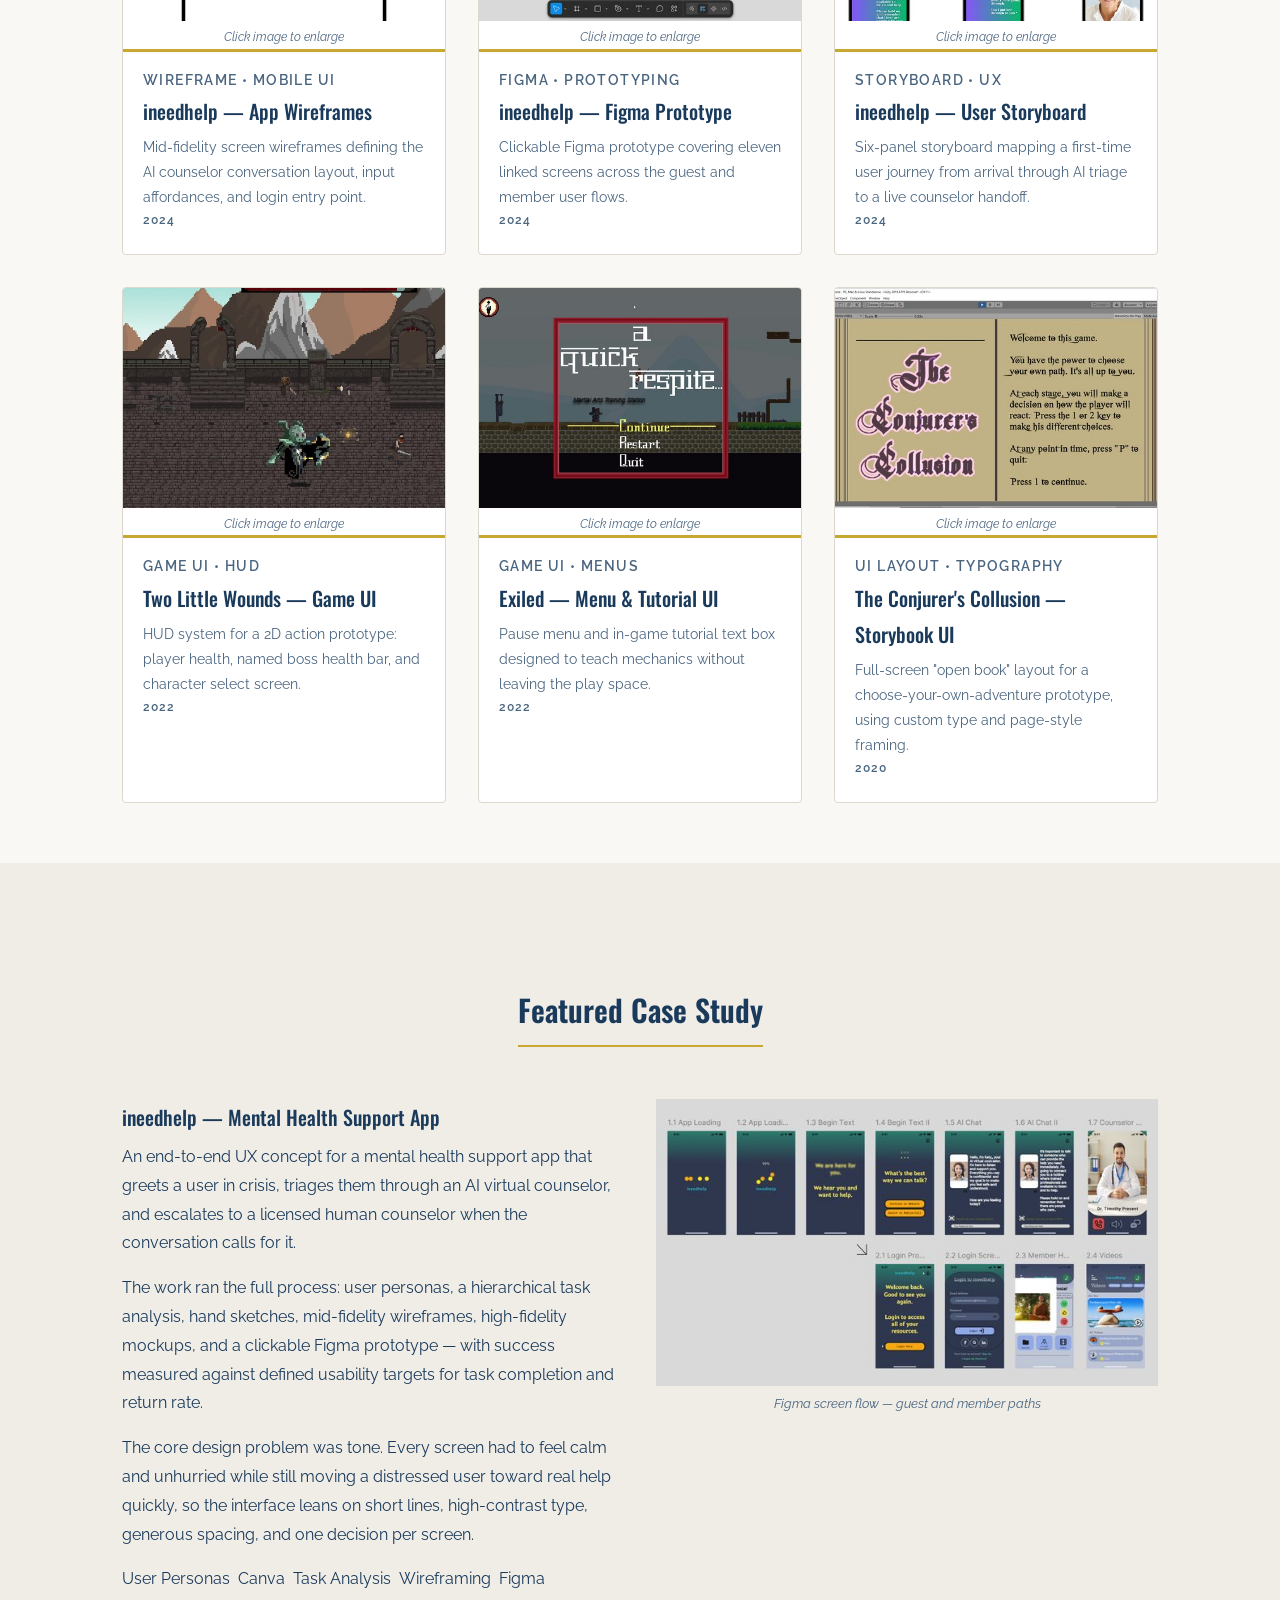
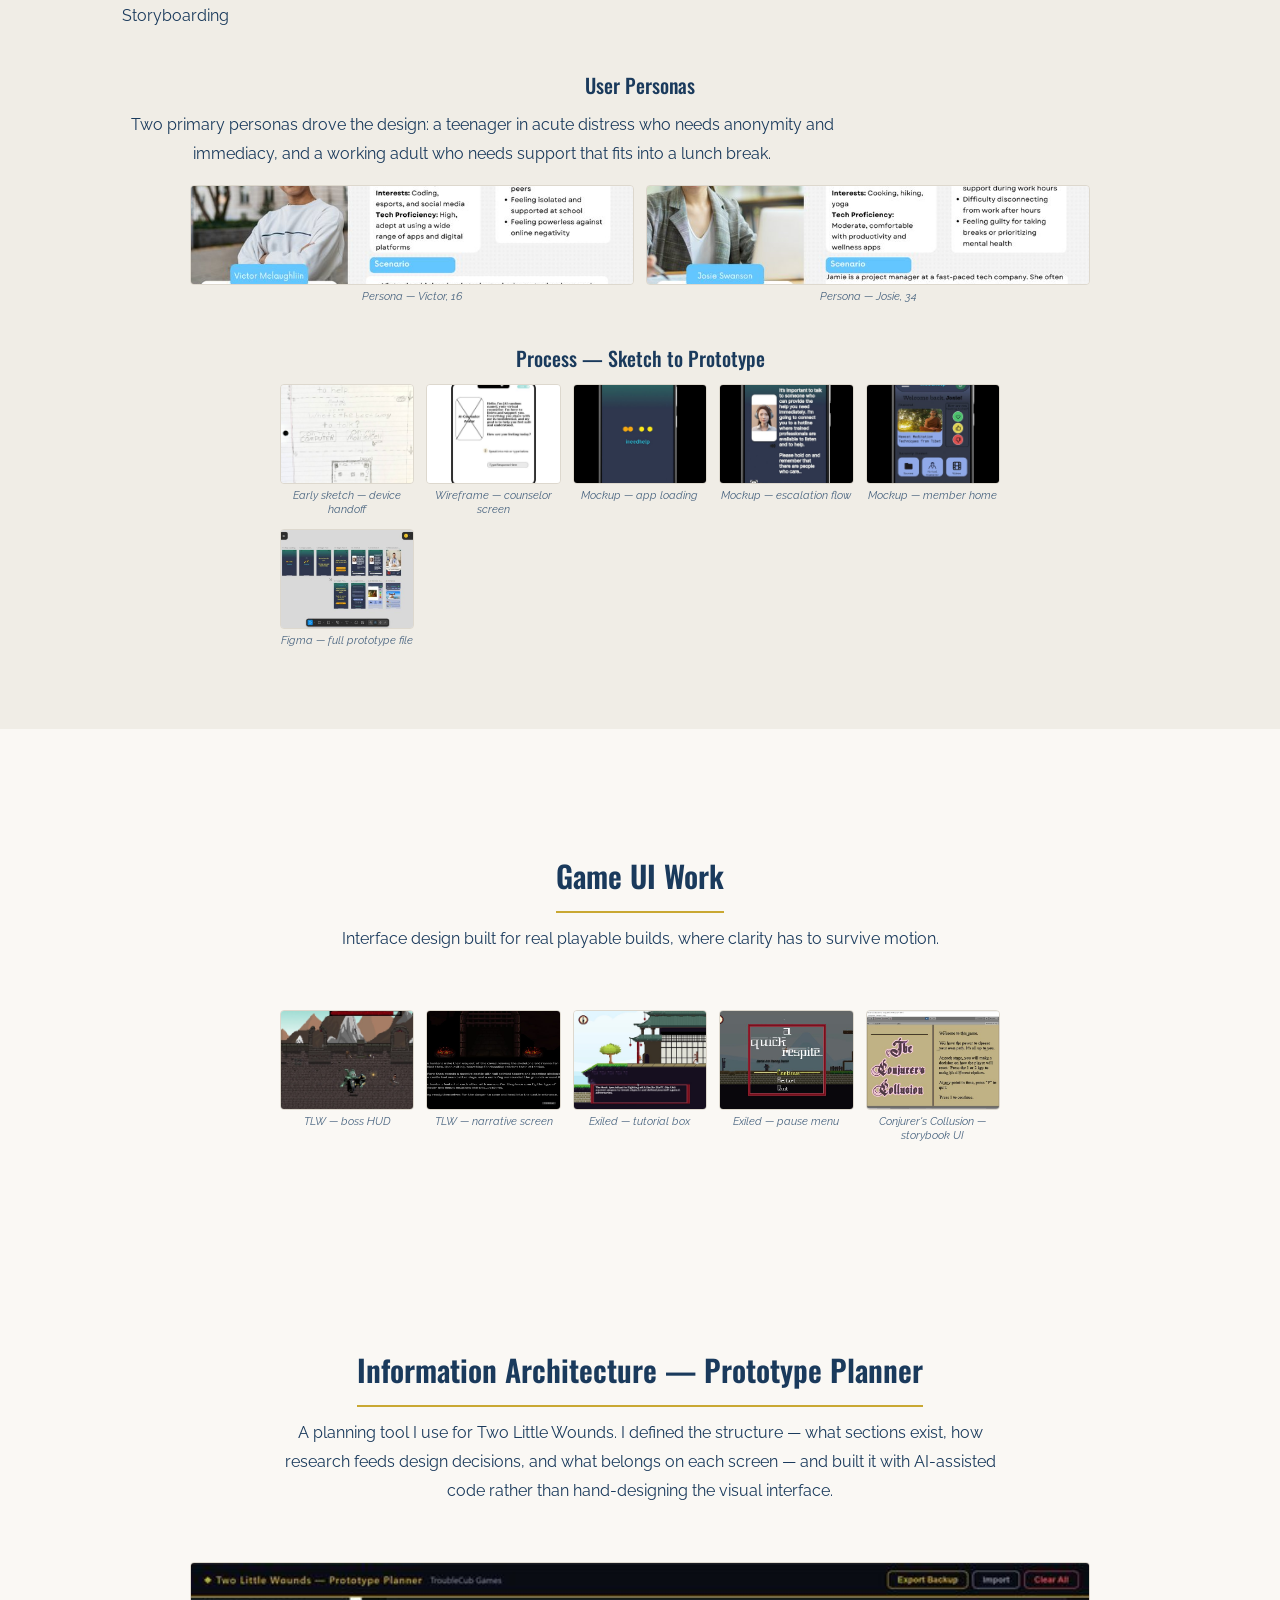
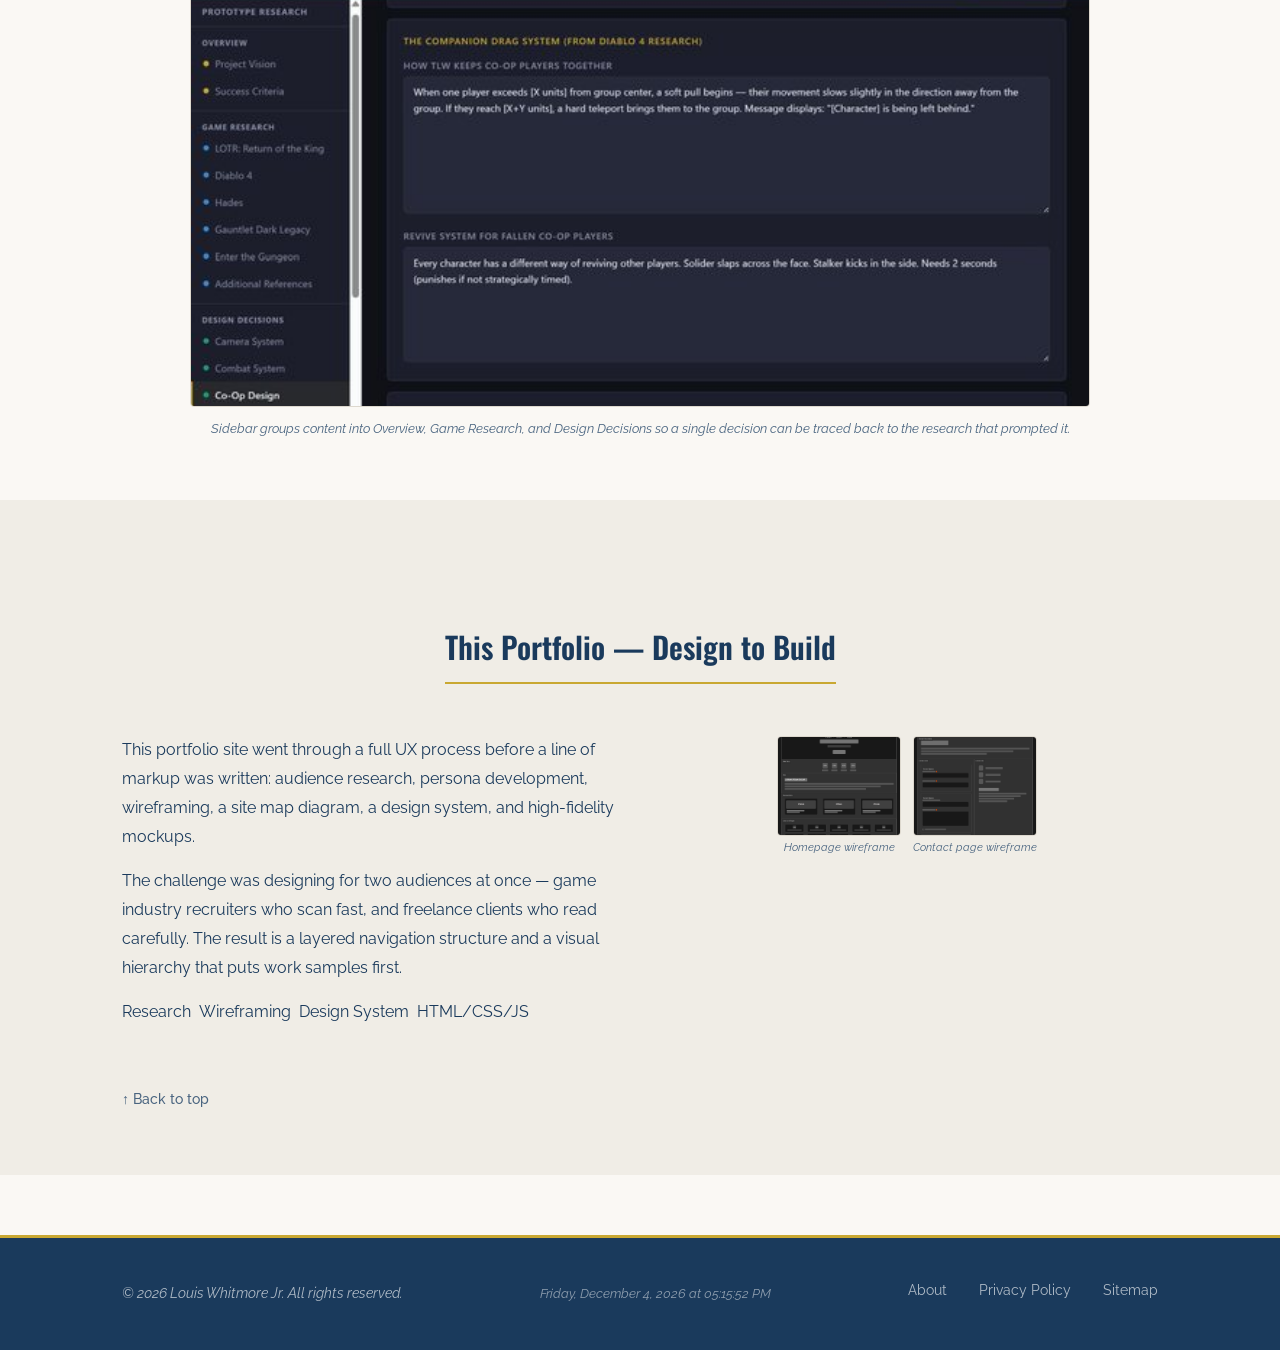
<file: uiux.html>
<!--
Name: Louis Whitmore Jr. 
UI/UX & Prototyping Page
uiux.html - Showcases UI/UX design work including wireframes,
mockups, Figma work, prototypes, and a featured case study
Date: 08/27/26
Version: 1.4
-->

<!DOCTYPE html>
<html lang="en">

<head>
    <meta charset="UTF-8">
    <meta name="viewport" content="width=device-width, initial-scale=1.0">
    <meta name="description"
        content="UI/UX design and prototyping work by Louis Whitmore Jr. — wireframes, mockups, Figma prototypes, and user experience 
        design for web and game projects.">
    <meta name="keywords"
        content="Louis Whitmore UI UX design, wireframes, mockups, Figma, prototyping, user experience, web design, game UI design">
    <meta name="robots" content="index, follow">
    <meta name="author" content="Louis Whitmore Jr.">
    <meta name="copyright" content="© 2026 Louis Whitmore Jr.">



    <link rel="stylesheet" href="https://cdnjs.cloudflare.com/ajax/libs/font-awesome/6.5.0/css/all.min.css">
    <link rel="preconnect" href="https://fonts.googleapis.com">
    <link rel="preconnect" href="https://fonts.gstatic.com" crossorigin>
    <link
        href="https://fonts.googleapis.com/css2?family=Oswald:wght@300;400;500;600;700&amp;family=Raleway:wght@300;400;500;600&amp;display=swap"
        rel="stylesheet">

    <link rel="stylesheet" href="CSS/style.css">

    <link rel="apple-touch-icon" sizes="180x180" href="apple-touch-icon.png">
    <link rel="icon" type="image/png" sizes="32x32" href="favicon-32x32.png">
    <link rel="icon" type="image/png" sizes="16x16" href="favicon-16x16.png">
    <link rel="manifest" href="/site.webmanifest">

    <title>UI/UX &amp; Prototyping | Louis Whitmore Jr.</title>

</head>

<body id="top">

    <!-- Navigation -->
    <nav class="site-nav" aria-label="Main navigation">
        <div class="nav-inner">
            <a href="index.html" class="nav-logo">LWJ<span>.</span></a>

            <ul class="nav-links">
                <li><a href="index.html">Home</a></li>
                <li class="nav-dropdown">
                    <button class="nav-dropdown-toggle active" aria-haspopup="true" aria-expanded="false">
                        Portfolio <span class="arrow">&#9660;</span>
                    </button>
                    <ul class="nav-dropdown-menu">
                        <li><a href="portfolio.html">Overview</a></li>
                        <li><a href="devwork.html">Game Development</a></li>
                        <li><a href="uiux.html">UI/UX</a></li>
                        <li><a href="webdesign.html">Web Design</a></li>
                    </ul>
                </li>
                <li><a href="gamedev.html">Flagship Project</a></li>
                <!-- <li><a href="services.html">Services</a></li> -->
                <li><a href="about.html">About</a></li>
                <li><a href="contact.html">Contact</a></li>
            </ul>

            <div class="freefind-search">
                <!-- start of freefind search box html -->
                <table class="freefind-table">
                    <tr>
                        <td colspan=2 style="font-family: Arial, Helvetica, sans-serif; font-size: 7.5pt;">
                            <form style="margin:0px; margin-top:4px;" action="https://search.freefind.com/find.html"
                                method="get" accept-charset="utf-8" target="_self">
                                <input type="hidden" name="si" value="37358046">
                                <input type="hidden" name="pid" value="r">
                                <input type="hidden" name="n" value="0">
                                <input type="hidden" name="_charset_" value="">
                                <input type="hidden" name="bcd" value="&#247;">
                                <input type="text" name="query" size="15">
                                <input type="submit" value="search">
                            </form>
                        </td>
                    </tr>
                    <tr>
                        <td
                            style="text-align:left; font-family: Arial, Helvetica, sans-serif;	font-size: 7.5pt; padding-top:4px;">
                            <a style="text-decoration:none; color:gray;" href="https://www.freefind.com" rel="nofollow">site
                                search</a><a style="text-decoration:none; color:gray;" href="https://www.freefind.com"
                                rel="nofollow"> by
                                <span style="color: #606060;">freefind</span></a>
                        </td>

                        <td
                            style="text-align:right; font-family: Arial, Helvetica, sans-serif;	font-size: 7.5pt; padding-top:4px;">
                            <a href="https://search.freefind.com/find.html?si=37358046&amp;pid=a">advanced</a>
                        </td>
                    </tr>
                </table>
                <!-- end of freefind search box html -->
            </div>

            <button class="hamburger" id="hamburger" aria-label="Toggle navigation" aria-expanded="false">
                <span></span><span></span><span></span>
            </button>
        </div>
    </nav>

    <div class="mobile-nav" id="mobileNav" aria-hidden="true">
        <ul>
            <li><a href="index.html">Home</a></li>
            <li>
                <button id="mobilePortfolioToggle">Portfolio &#9660;</button>
                <ul class="mobile-nav-sub" id="mobilePortfolioSub">
                    <li><a href="portfolio.html">Overview</a></li>
                    <li><a href="devwork.html">Game Development</a></li>
                    <li><a href="uiux.html">UI/UX</a></li>
                    <li><a href="webdesign.html">Web Design</a></li>
                </ul>
            </li>
            <li><a href="gamedev.html">Flagship Project</a></li>
            <!-- <li><a href="services.html">Services</a></li> -->
            <li><a href="about.html">About</a></li>
            <li><a href="contact.html">Contact</a></li>
        </ul>

        <!-- Freefind search inside hamburger menu — mobile only -->
        <div class="mobile-search">
            <form action="https://search.freefind.com/find.html" method="get" accept-charset="utf-8" target="_self">
                <input type="hidden" name="si" value="37358046">
                <input type="hidden" name="pid" value="r">
                <input type="hidden" name="n" value="0">
                <input type="hidden" name="_charset_" value="">
                <input type="hidden" name="bcd" value="&#247;">
                <input type="text" name="query" placeholder="Search site..." class="mobile-search-input">
                <button type="submit" class="mobile-search-btn">Search</button>
            </form>
        </div>
    </div>

    <div class="page-wrapper">
        <main>
            <section class="text-center">
                <div class="container">
                    <nav class="breadcrumbs" aria-label="Breadcrumb">
                        <a href="index.html">Home</a>
                        <span class="breadcrumb-sep">›</span>
                        <a href="portfolio.html">Portfolio</a>
                        <span class="breadcrumb-sep">›</span>
                        <span class="breadcrumb-current">UI/UX &amp; Prototyping</span>
                    </nav>
                    <header>
                        <h1>UI/UX &amp; Prototyping</h1>
                        <h2>Design Work</h2>
                        <p>
                            My UI/UX work spans game interface design, web application wireframes, interactive
                            prototypes, and design system documentation.</p>
                    </header>
                </div>
            </section>

            <section class="alt">
                <div class="container">
                    <header class="text-center">
                        <h2>My Design Process</h2>
                    </header>
                    <div class="grid-4">
                        <div class="process-strip">
                            <div class="process-step">
                                <i class="fa-solid fa-magnifying-glass" aria-hidden="true"></i>
                                <h3>01. Research</h3>
                                <p>Understanding the user, the goal, and the constraints before a single wireframe is
                                    drawn.</p>
                            </div>
                            <div class="process-step">
                                <i class="fa-solid fa-pencil" aria-hidden="true"></i>
                                <h3>02. Wireframe</h3>
                                <p>Low-fidelity layouts that establish structure, hierarchy, and content flow.</p>
                            </div>
                            <div class="process-step">
                                <i class="fa-solid fa-layer-group" aria-hidden="true"></i>
                                <h3>03. Prototype</h3>
                                <p>High-fidelity interactive prototypes in Figma that simulate the real user experience.
                                </p>
                            </div>
                            <div class="process-step">
                                <i class="fa-solid fa-rotate" aria-hidden="true"></i>
                                <h3>04. Iterate</h3>
                                <p>Refining based on feedback until the design solves the original problem clearly.</p>
                            </div>
                        </div>
                    </div>
                </div>
            </section>

            <section>
                <div class="container">
                    <header class="text-center">
                        <h2>Project Work</h2>
                    </header>
                    <div class="grid-3">
                        <article class="work-card">
                            <figure>
                                <img class="lightbox-img" src="images/ineedhelp-wireframe_sc.jpg" data-full="images/ineedhelp-wireframe.jpg"
                                    alt="Mid-fidelity wireframe of the AI counselor chat screen for the ineedhelp app" width="360" height="220">
                                <figcaption class="thumb-hint">Click image to enlarge</figcaption>
                            </figure>
                            <div class="card-body">
                                <p class="card-tag">Wireframe &bull; Mobile UI</p>
                                <h3>ineedhelp — App Wireframes</h3>
                                <p>Mid-fidelity screen wireframes defining the AI counselor conversation layout, input affordances, and login entry point.</p>
                                <h4>2024</h4>
                            </div>
                        </article>
                        <article class="work-card">
                            <figure>
                                <img class="lightbox-img" src="images/figma-ineedhelp-overview_sc.jpg" data-full="images/figma-ineedhelp-overview.jpg"
                                    alt="Figma workspace showing the full ineedhelp app screen flow across two rows of frames" width="360" height="220">
                                <figcaption class="thumb-hint">Click image to enlarge</figcaption>
                            </figure>
                            <div class="card-body">
                                <p class="card-tag">Figma &bull; Prototyping</p>
                                <h3>ineedhelp — Figma Prototype</h3>
                                <p>Clickable Figma prototype covering eleven linked screens across the guest and member user flows.</p>
                                <h4>2024</h4>
                            </div>
                        </article>
                        <article class="work-card">
                            <figure>
                                <img class="lightbox-img" src="images/ineedhelp-storyboard_sc.jpg" data-full="images/ineedhelp-storyboard.jpg"
                                    alt="Six panel storyboard showing a user initiating a conversation with the ineedhelp app" width="360" height="220">
                                <figcaption class="thumb-hint">Click image to enlarge</figcaption>
                            </figure>
                            <div class="card-body">
                                <p class="card-tag">Storyboard &bull; UX</p>
                                <h3>ineedhelp — User Storyboard</h3>
                                <p>Six-panel storyboard mapping a first-time user journey from arrival through AI triage to a live counselor handoff.</p>
                                <h4>2024</h4>
                            </div>
                        </article>
                        <article class="work-card">
                            <figure>
                                <img class="lightbox-img" src="images/tlw-ui-boss_sc.jpg" data-full="images/tlw-ui-boss.jpg"
                                    alt="Two Little Wounds boss fight showing player and boss health bars" width="360" height="220">
                                <figcaption class="thumb-hint">Click image to enlarge</figcaption>
                            </figure>
                            <div class="card-body">
                                <p class="card-tag">Game UI &bull; HUD</p>
                                <h3>Two Little Wounds — Game UI</h3>
                                <p>HUD system for a 2D action prototype: player health, named boss health bar, and character select screen.</p>
                                <h4>2022</h4>
                            </div>
                        </article>
                        <article class="work-card">
                            <figure>
                                <img class="lightbox-img" src="images/exiled-ui-pause_sc.jpg" data-full="images/exiled-ui-pause.jpg"
                                    alt="Exiled pause menu titled a quick respite with continue, restart, and quit options" width="360" height="220">
                                <figcaption class="thumb-hint">Click image to enlarge</figcaption>
                            </figure>
                            <div class="card-body">
                                <p class="card-tag">Game UI &bull; Menus</p>
                                <h3>Exiled — Menu &amp; Tutorial UI</h3>
                                <p>Pause menu and in-game tutorial text box designed to teach mechanics without leaving the play space.</p>
                                <h4>2022</h4>
                            </div>
                        </article>
                        <article class="work-card">
                            <figure>
                                <img class="lightbox-img" src="images/conjurers-ui_sc.jpg" data-full="images/conjurers-ui.jpg"
                                    alt="The Conjurer's Collusion interface styled as an open book with decorative borders" width="360" height="220">
                                <figcaption class="thumb-hint">Click image to enlarge</figcaption>
                            </figure>
                            <div class="card-body">
                                <p class="card-tag">UI Layout &bull; Typography</p>
                                <h3>The Conjurer's Collusion — Storybook UI</h3>
                                <p>Full-screen "open book" layout for a choose-your-own-adventure prototype, using custom type and page-style framing.</p>
                                <h4>2020</h4>
                            </div>
                        </article>
                    </div>
                </div>
            </section>

            <section class="alt">
                <div class="container">
                    <header class="text-center">
                        <h2>Featured Case Study</h2>
                    </header>
                    <div class="grid-2">
                        <div>
                            <h3>ineedhelp — Mental Health Support App</h3>
                            <p>An end-to-end UX concept for a mental health support app that greets a user in
                                crisis, triages them through an AI virtual counselor, and escalates to a licensed
                                human counselor when the conversation calls for it.</p>
                            <p>The work ran the full process: user personas, a hierarchical task analysis, hand
                                sketches, mid-fidelity wireframes, high-fidelity mockups, and a clickable Figma
                                prototype &mdash; with success measured against defined usability targets for task
                                completion and return rate.</p>
                            <p>The core design problem was tone. Every screen had to feel calm and unhurried while
                                still moving a distressed user toward real help quickly, so the interface leans on
                                short lines, high-contrast type, generous spacing, and one decision per screen.</p>
                            <div style="display:flex;flex-wrap:wrap;gap:8px;margin-top:16px;">
                                <span class="tech-pill-light">User Personas</span>
                                <span class="tech-pill-light">Canva</span>
                                <span class="tech-pill-light">Task Analysis</span>
                                <span class="tech-pill-light">Wireframing</span>
                                <span class="tech-pill-light">Figma</span>
                                <span class="tech-pill-light">Storyboarding</span>
                            </div>
                        </div>
                        <figure>
                            <img class="lightbox-img" src="images/figma-ineedhelp-frames_sc.jpg"
                                data-full="images/figma-ineedhelp-frames.jpg"
                                alt="Figma frames showing the ineedhelp app screens laid out across the guest and member flows"
                                width="520" height="360">
                            <figcaption>Figma screen flow &mdash; guest and member paths</figcaption>
                        </figure>
                    </div>

                    <h3 class="text-center" style="margin-top:36px;">User Personas</h3>
                    <p class="text-center">Two primary personas drove the design: a teenager in acute distress who
                        needs anonymity and immediacy, and a working adult who needs support that fits into a lunch
                        break.</p>
                    <div class="media-gallery-grid" style="grid-template-columns:repeat(2,1fr);max-width:900px;">
                        <figure>
                            <img class="lightbox-img" src="images/ineedhelp-persona-victor_sc.jpg"
                                data-full="images/ineedhelp-persona-victor.jpg"
                                alt="User persona for Victor Mclaughliin, a 16 year old high school student seeking anonymous mental health support">
                            <figcaption>Persona &mdash; Victor, 16</figcaption>
                        </figure>
                        <figure>
                            <img class="lightbox-img" src="images/ineedhelp-persona-josie_sc.jpg"
                                data-full="images/ineedhelp-persona-josie.jpg"
                                alt="User persona for Josie Swanson, a 34 year old project manager seeking quick mental health support">
                            <figcaption>Persona &mdash; Josie, 34</figcaption>
                        </figure>
                    </div>

                    <h3 class="text-center" style="margin-top:36px;">Process &mdash; Sketch to Prototype</h3>
                    <div class="media-gallery-grid">
                        <figure>
                            <img class="lightbox-img" src="images/ineedhelp-sketch_sc.jpg" data-full="images/ineedhelp-sketch.jpg" alt="Hand drawn sketch of the ineedhelp home screen with device handoff options and a QR code">
                            <figcaption>Early sketch &mdash; device handoff</figcaption>
                        </figure>
                        <figure>
                            <img class="lightbox-img" src="images/ineedhelp-wireframe_sc.jpg" data-full="images/ineedhelp-wireframe.jpg" alt="Mid-fidelity wireframe of the AI counselor screen with avatar placeholder and response field">
                            <figcaption>Wireframe &mdash; counselor screen</figcaption>
                        </figure>
                        <figure>
                            <img class="lightbox-img" src="images/ineedhelp-loading_sc.jpg" data-full="images/ineedhelp-loading.jpg" alt="High fidelity mockup of the ineedhelp app loading screen">
                            <figcaption>Mockup &mdash; app loading</figcaption>
                        </figure>
                        <figure>
                            <img class="lightbox-img" src="images/ineedhelp-counselor_sc.jpg" data-full="images/ineedhelp-counselor.jpg" alt="High fidelity mockup of the AI counselor escalating the user to a support hotline">
                            <figcaption>Mockup &mdash; escalation flow</figcaption>
                        </figure>
                        <figure>
                            <img class="lightbox-img" src="images/ineedhelp-home_sc.jpg" data-full="images/ineedhelp-home.jpg" alt="High fidelity mockup of the member home screen with featured content and a mood check in">
                            <figcaption>Mockup &mdash; member home</figcaption>
                        </figure>
                        <figure>
                            <img class="lightbox-img" src="images/figma-ineedhelp-overview_sc.jpg" data-full="images/figma-ineedhelp-overview.jpg" alt="Figma workspace showing all ineedhelp frames and the prototype links between them">
                            <figcaption>Figma &mdash; full prototype file</figcaption>
                        </figure>
                    </div>
                </div>
            </section>

            <section>
                <div class="container">
                    <header class="text-center">
                        <h2>Game UI Work</h2>
                        <p>Interface design built for real playable builds, where clarity has to survive motion.</p>
                    </header>
                    <div class="media-gallery-grid">
                        <figure>
                            <img class="lightbox-img" src="images/tlw-ui-boss_sc.jpg" data-full="images/tlw-ui-boss.jpg" alt="Boss encounter in Two Little Wounds with a named boss health bar and player health bar">
                            <figcaption>TLW &mdash; boss HUD</figcaption>
                        </figure>
                        <figure>
                            <img class="lightbox-img" src="images/tlw-ui-narrative_sc.jpg" data-full="images/tlw-ui-narrative.jpg" alt="Two Little Wounds story screen delivering narrative text with a continue button">
                            <figcaption>TLW &mdash; narrative screen</figcaption>
                        </figure>
                        <figure>
                            <img class="lightbox-img" src="images/exiled-ui-tutorial_sc.jpg" data-full="images/exiled-ui-tutorial.jpg" alt="Exiled tutorial text box teaching the player about the Bo Staff weapon">
                            <figcaption>Exiled &mdash; tutorial box</figcaption>
                        </figure>
                        <figure>
                            <img class="lightbox-img" src="images/exiled-ui-pause_sc.jpg" data-full="images/exiled-ui-pause.jpg" alt="Exiled pause menu with continue, restart, and quit options over the game world">
                            <figcaption>Exiled &mdash; pause menu</figcaption>
                        </figure>
                        <figure>
                            <img class="lightbox-img" src="images/conjurers-ui_sc.jpg" data-full="images/conjurers-ui.jpg" alt="The Conjurer's Collusion storybook interface with title and instruction text">
                            <figcaption>Conjurer's Collusion &mdash; storybook UI</figcaption>
                        </figure>
                    </div>
                </div>
            </section>

            <section>
                <div class="container">
                    <header class="text-center">
                        <h2>Information Architecture &mdash; Prototype Planner</h2>
                        <p>A planning tool I use for Two Little Wounds. I defined the structure &mdash; what sections
                            exist, how research feeds design decisions, and what belongs on each screen &mdash; and
                            built it with AI-assisted code rather than hand-designing the visual interface.</p>
                    </header>
                    <figure class="planner-figure">
                        <img class="lightbox-img" src="images/tlw-prototype-planner_sc.jpg"
                            data-full="images/tlw-prototype-planner.jpg"
                            alt="Prototype Planner interface with a grouped sidebar for research, overview, and design decisions">
                        <figcaption>Sidebar groups content into Overview, Game Research, and Design Decisions so a
                            single decision can be traced back to the research that prompted it.</figcaption>
                    </figure>
                </div>
            </section>

            <section class="alt">
                <div class="container">
                    <header class="text-center">
                        <h2>This Portfolio &mdash; Design to Build</h2>
                    </header>
                    <div class="grid-2">
                        <div>
                            <p>This portfolio site went through a full UX process before a line of markup was
                                written: audience research, persona development, wireframing, a site map diagram,
                                a design system, and high-fidelity mockups.</p>
                            <p>The challenge was designing for two audiences at once &mdash; game industry recruiters
                                who scan fast, and freelance clients who read carefully. The result is a layered
                                navigation structure and a visual hierarchy that puts work samples first.</p>
                            <div style="display:flex;flex-wrap:wrap;gap:8px;margin-top:16px;">
                                <span class="tech-pill-light">Research</span>
                                <span class="tech-pill-light">Wireframing</span>
                                <span class="tech-pill-light">Design System</span>
                                <span class="tech-pill-light">HTML/CSS/JS</span>
                            </div>
                        </div>
                        <div class="media-gallery-grid" style="grid-template-columns:repeat(2,1fr);">
                        <figure>
                            <img class="lightbox-img" src="images/HomePage_sc.png" data-full="images/HomePage.png" alt="Low fidelity wireframe of this portfolio website homepage">
                            <figcaption>Homepage wireframe</figcaption>
                        </figure>
                        <figure>
                            <img class="lightbox-img" src="images/ContactPage_sc.png" data-full="images/ContactPage.png" alt="Low fidelity wireframe of the contact page showing a two column form layout">
                            <figcaption>Contact page wireframe</figcaption>
                        </figure>
                        </div>
                    </div>
                    <a href="#top" class="back-to-top">&#8593; Back to top</a>
                </div>
            </section>
        </main>
    </div>

    <footer class="site-footer">
        <div class="container">
            <div class="footer-inner">
                <p class="footer-copy"><em>&copy; 2026 Louis Whitmore Jr. All rights reserved.</em></p>
                <p class="footer-datetime" id="footerDatetime"></p>
                <ul class="footer-links">
                    <li><a href="about.html">About</a></li>
                    <li><a href="privacy.html">Privacy Policy</a></li>
                    <li><a href="sitemap.html">Sitemap</a></li>
                </ul>
            </div>
        </div>
    </footer>
    <script>
        const hamburger = document.getElementById('hamburger');
        const mobileNav = document.getElementById('mobileNav');
        hamburger.addEventListener('click', function () {
            const isOpen = mobileNav.classList.contains('open');
            hamburger.classList.toggle('open');
            mobileNav.classList.toggle('open');
            hamburger.setAttribute('aria-expanded', !isOpen);
            mobileNav.setAttribute('aria-hidden', isOpen);
        });
        const mpt = document.getElementById('mobilePortfolioToggle');
        const mps = document.getElementById('mobilePortfolioSub');
        if (mpt) mpt.addEventListener('click', function () { mps.classList.toggle('open'); });
        mobileNav.querySelectorAll('a').forEach(function (l) {
            l.addEventListener('click', function () {
                hamburger.classList.remove('open'); mobileNav.classList.remove('open');
                hamburger.setAttribute('aria-expanded', 'false'); mobileNav.setAttribute('aria-hidden', 'true');
            });
        });
        const dt = document.querySelector('.nav-dropdown-toggle');
        const dm = document.querySelector('.nav-dropdown-menu');
        const da = document.querySelector('.nav-dropdown-toggle .arrow');
        if (dt && dm) {
            dt.addEventListener('click', function (e) {
                e.stopPropagation();
                const open = dm.style.display === 'block';
                dm.style.display = open ? 'none' : 'block';
                da.style.transform = open ? 'rotate(0deg)' : 'rotate(180deg)';
                dt.setAttribute('aria-expanded', !open);
            });
            document.addEventListener('click', function () {
                dm.style.display = 'none'; da.style.transform = 'rotate(0deg)';
                dt.setAttribute('aria-expanded', 'false');
            });
            dm.addEventListener('click', function (e) { e.stopPropagation(); });
        }
        function updateFooterTime() {
            const now = new Date();
            const opts = { weekday: 'long', year: 'numeric', month: 'long', day: 'numeric', hour: '2-digit', minute: '2-digit', second: '2-digit' };
            const el = document.getElementById('footerDatetime');
            if (el) el.textContent = now.toLocaleDateString('en-US', opts);
        }
        updateFooterTime(); setInterval(updateFooterTime, 1000);

    </script>
    <div class="lightbox-overlay" id="lightboxOverlay">
        <div class="lightbox-content">
            <button type="button" class="lightbox-close" id="lightboxClose" aria-label="Close enlarged image">&times;</button>
            <img id="lightboxImage" src="[data-uri]" alt="">
            <p class="lightbox-caption" id="lightboxCaption"></p>
        </div>
    </div>

    <script>
        (function () {
            const overlay = document.getElementById('lightboxOverlay');
            const lightboxImg = document.getElementById('lightboxImage');
            const lightboxCaption = document.getElementById('lightboxCaption');
            const closeBtn = document.getElementById('lightboxClose');

            function openLightbox(src, alt, captionText) {
                lightboxImg.src = src;
                lightboxImg.alt = alt || '';
                lightboxCaption.textContent = captionText || '';
                overlay.classList.add('active');
            }

            function closeLightbox() {
                overlay.classList.remove('active');
                lightboxImg.src = '';
            }

            document.querySelectorAll('.lightbox-img').forEach(function (img) {
                img.addEventListener('click', function () {
                    const cap = img.parentElement.querySelector('figcaption');
                    const capText = (cap && !cap.classList.contains('thumb-hint')) ? cap.textContent : img.getAttribute('alt');
                    openLightbox(img.getAttribute('data-full') || img.getAttribute('src'), img.getAttribute('alt'), capText);
                });
            });

            closeBtn.addEventListener('click', closeLightbox);
            overlay.addEventListener('click', function (e) { if (e.target === overlay) closeLightbox(); });
            document.addEventListener('keydown', function (e) { if (e.key === 'Escape') closeLightbox(); });
        })();
    </script>
</body>

</html>
</file>
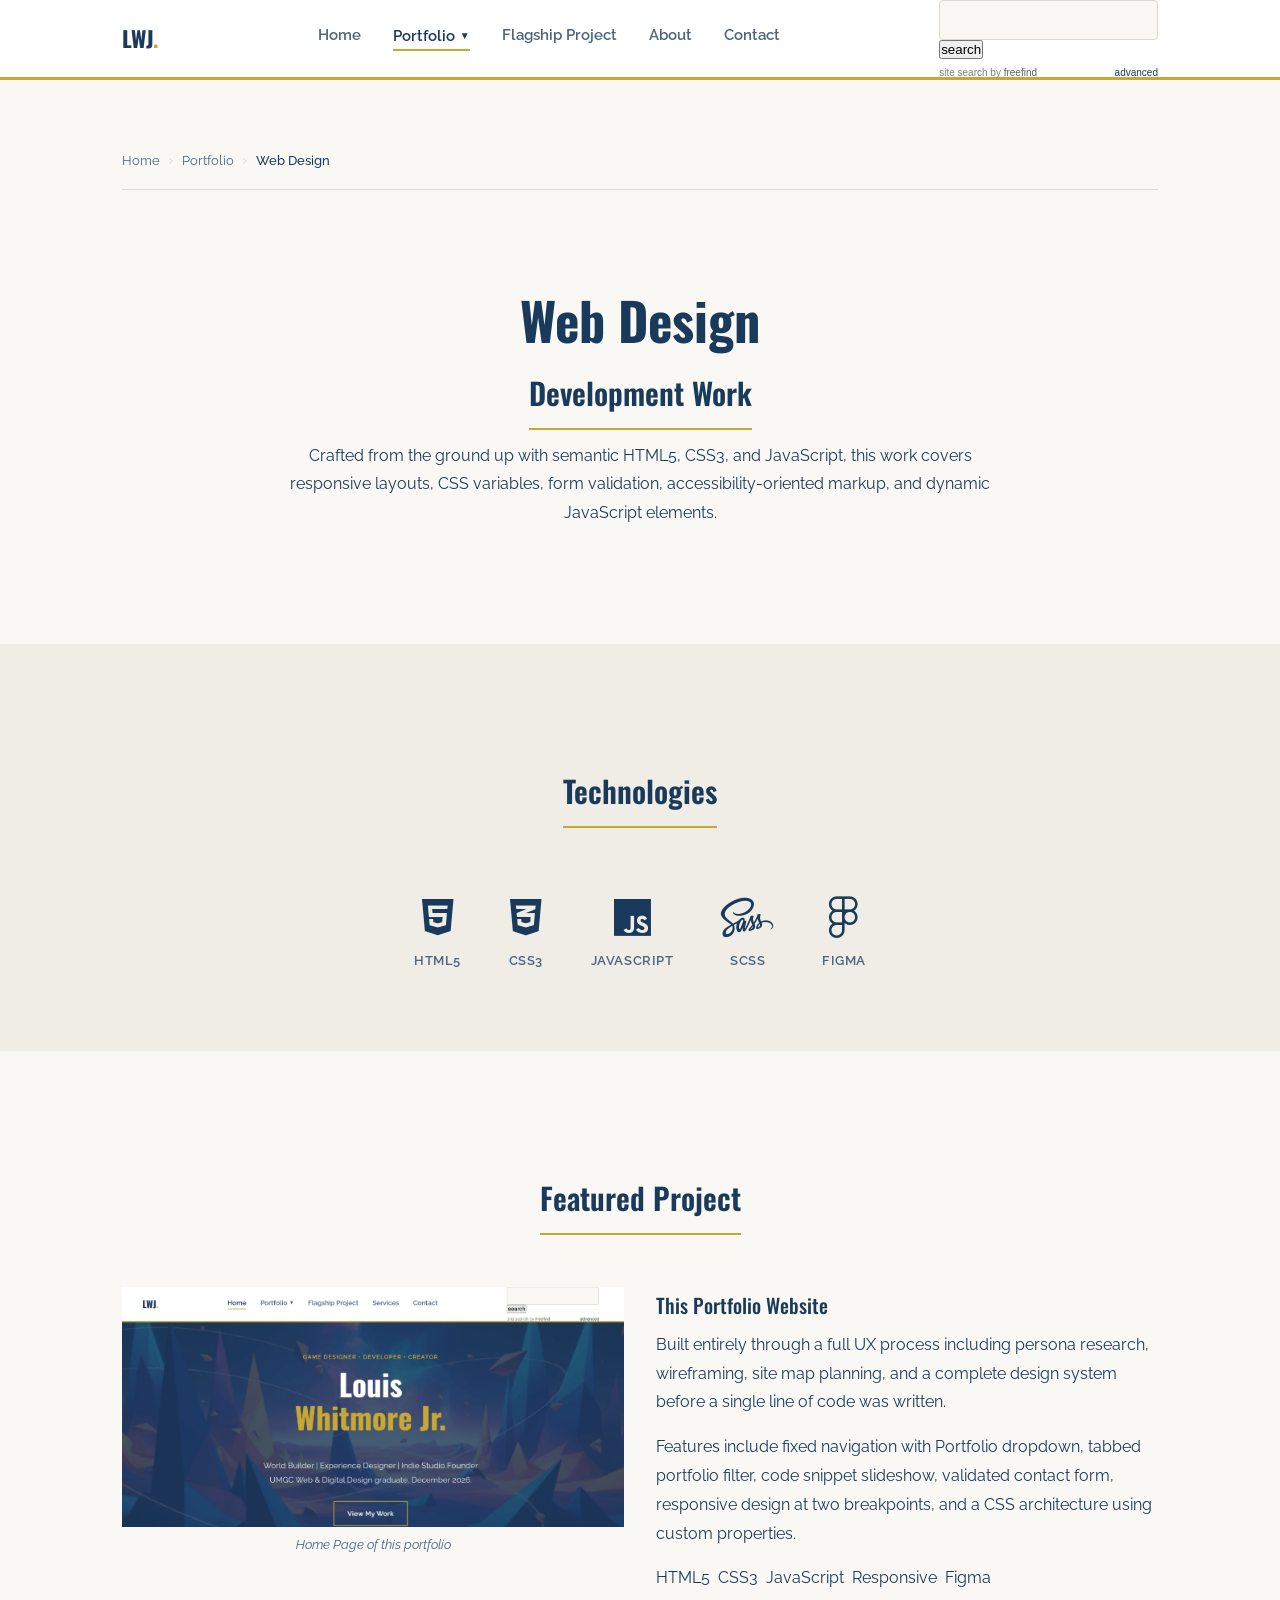
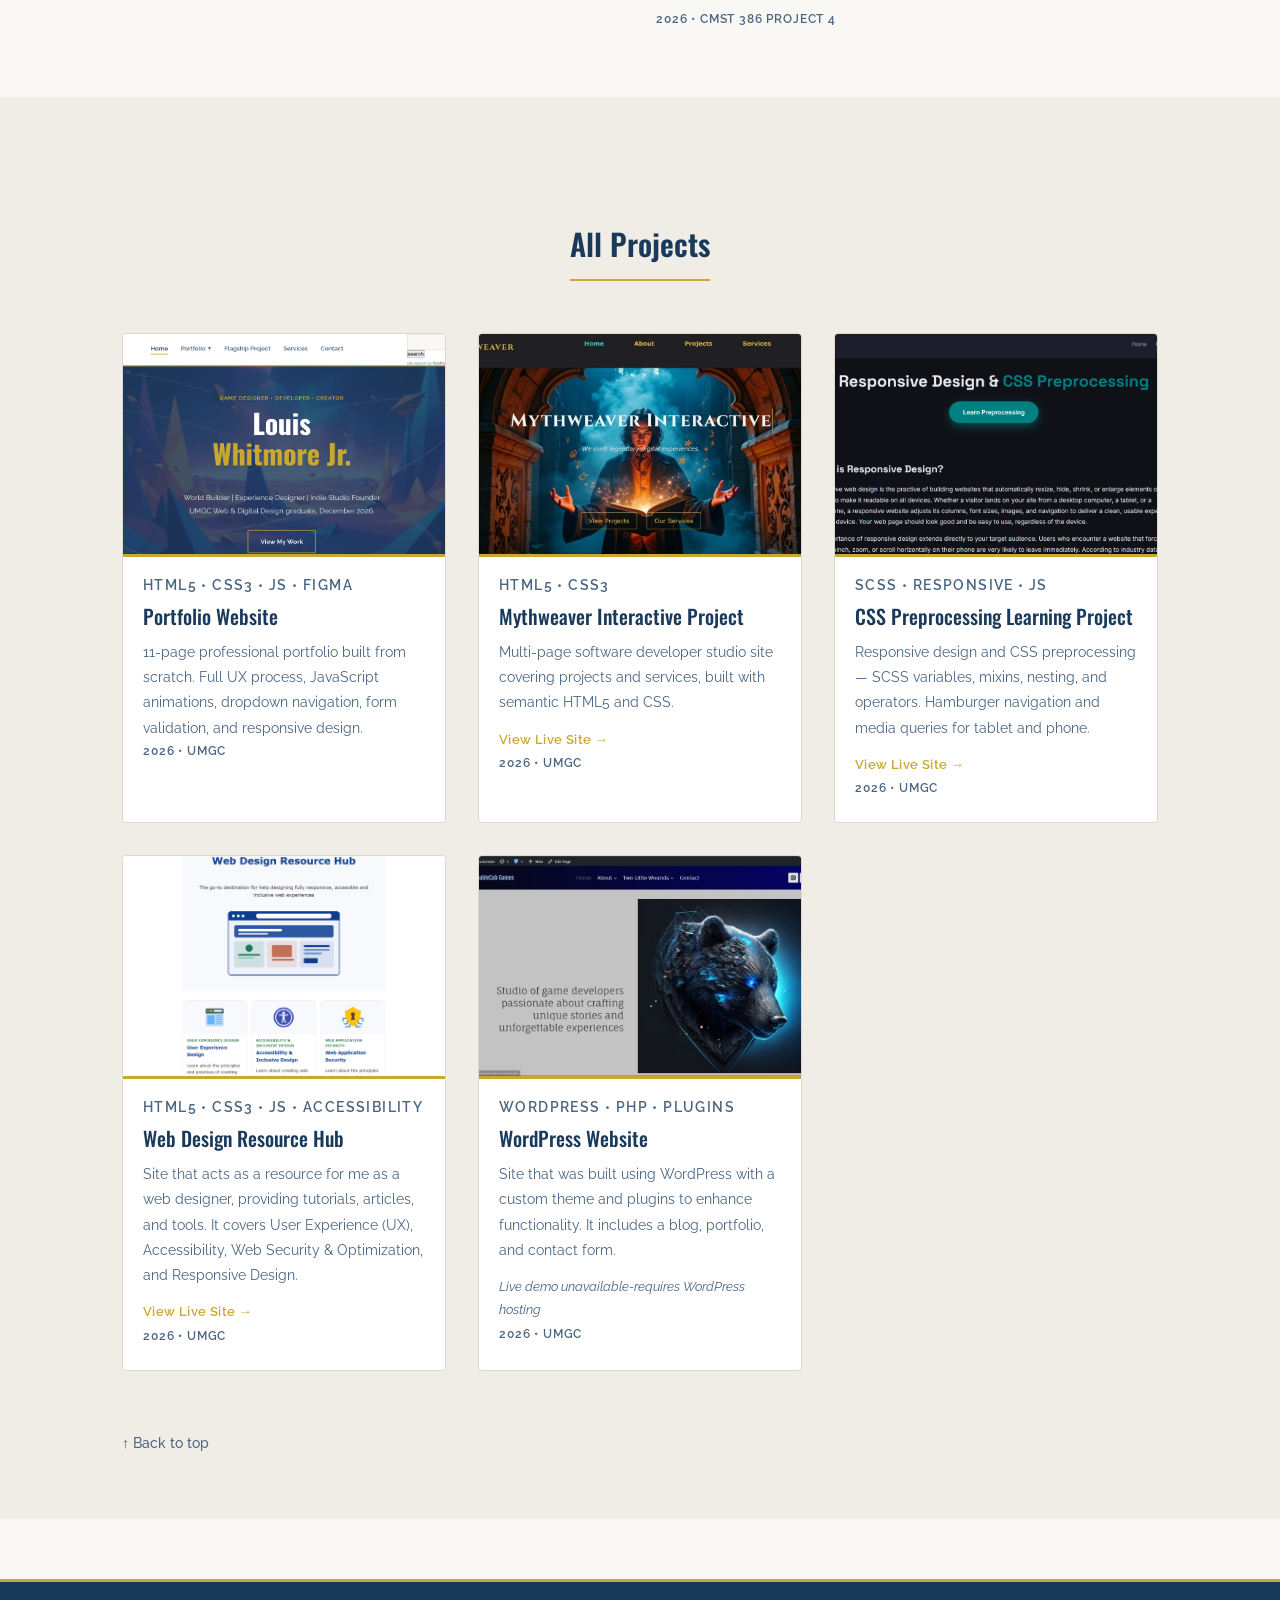
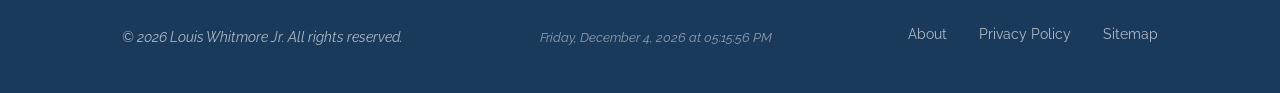
<file: webdesign.html>
<!--
Name: Louis Whitmore Jr. 
Web Design Work Page
webdesign.html - Showcases web design and development projects
Date: 08/27/26
Version: 1.4
-->

<!DOCTYPE html>
<html lang="en">

<head>
    <meta charset="UTF-8">
    <meta name="viewport" content="width=device-width, initial-scale=1.0">
    <meta name="description"
        content="Web design and development work by Louis Whitmore Jr. — HTML, CSS, JavaScript projects 
        including responsive sites, SCSS preprocessing.">
    <meta name="keywords"
        content="Louis Whitmore web design, HTML CSS JavaScript, responsive design, SCSS, web development portfolio">
    <meta name="robots" content="index, follow">
    <meta name="author" content="Louis Whitmore Jr.">
    <meta name="copyright" content="© 2026 Louis Whitmore Jr.">

    <link rel="stylesheet" href="https://cdnjs.cloudflare.com/ajax/libs/font-awesome/6.5.0/css/all.min.css">
    <link rel="preconnect" href="https://fonts.googleapis.com">
    <link rel="preconnect" href="https://fonts.gstatic.com" crossorigin>
    <link
        href="https://fonts.googleapis.com/css2?family=Oswald:wght@300;400;500;600;700&amp;family=Raleway:wght@300;400;500;600&amp;display=swap"
        rel="stylesheet">

    <link rel="stylesheet" href="CSS/style.css">

    <link rel="apple-touch-icon" sizes="180x180" href="apple-touch-icon.png">
    <link rel="icon" type="image/png" sizes="32x32" href="favicon-32x32.png">
    <link rel="icon" type="image/png" sizes="16x16" href="favicon-16x16.png">
    <link rel="manifest" href="/site.webmanifest">

    <title>Web Design Work | Louis Whitmore Jr.</title>

</head>

<body id="top">

    <!-- Navigation -->
    <nav class="site-nav" aria-label="Main navigation">
        <div class="nav-inner">
            <a href="index.html" class="nav-logo">LWJ<span>.</span></a>

            <ul class="nav-links">
                <li><a href="index.html">Home</a></li>
                <li class="nav-dropdown">
                    <button class="nav-dropdown-toggle active" aria-haspopup="true" aria-expanded="false">
                        Portfolio <span class="arrow">&#9660;</span>
                    </button>
                    <ul class="nav-dropdown-menu">
                        <li><a href="portfolio.html">Overview</a></li>
                        <li><a href="devwork.html">Game Development</a></li>
                        <li><a href="uiux.html">UI/UX</a></li>
                        <li><a href="webdesign.html">Web Design</a></li>
                    </ul>
                </li>
                <li><a href="gamedev.html">Flagship Project</a></li>
                <!-- <li><a href="services.html">Services</a></li> -->
                <li><a href="about.html">About</a></li>
                <li><a href="contact.html">Contact</a></li>
            </ul>

            <div class="freefind-search">
                <!-- start of freefind search box html -->
                <table class="freefind-table">
                    <tr>
                        <td colspan=2 style="font-family: Arial, Helvetica, sans-serif; font-size: 7.5pt;">
                            <form style="margin:0px; margin-top:4px;" action="https://search.freefind.com/find.html"
                                method="get" accept-charset="utf-8" target="_self">
                                <input type="hidden" name="si" value="37358046">
                                <input type="hidden" name="pid" value="r">
                                <input type="hidden" name="n" value="0">
                                <input type="hidden" name="_charset_" value="">
                                <input type="hidden" name="bcd" value="&#247;">
                                <input type="text" name="query" size="15">
                                <input type="submit" value="search">
                            </form>
                        </td>
                    </tr>
                    <tr>
                        <td
                            style="text-align:left; font-family: Arial, Helvetica, sans-serif;	font-size: 7.5pt; padding-top:4px;">
                            <a style="text-decoration:none; color:gray;" href="https://www.freefind.com" rel="nofollow">site
                                search</a><a style="text-decoration:none; color:gray;" href="https://www.freefind.com"
                                rel="nofollow"> by
                                <span style="color: #606060;">freefind</span></a>
                        </td>

                        <td
                            style="text-align:right; font-family: Arial, Helvetica, sans-serif;	font-size: 7.5pt; padding-top:4px;">
                            <a href="https://search.freefind.com/find.html?si=37358046&amp;pid=a">advanced</a>
                        </td>
                    </tr>
                </table>
                <!-- end of freefind search box html -->
            </div>

            <button class="hamburger" id="hamburger" aria-label="Toggle navigation" aria-expanded="false">
                <span></span><span></span><span></span>
            </button>
        </div>
    </nav>

    <div class="mobile-nav" id="mobileNav" aria-hidden="true">
        <ul>
            <li><a href="index.html">Home</a></li>
            <li>
                <button id="mobilePortfolioToggle">Portfolio &#9660;</button>
                <ul class="mobile-nav-sub" id="mobilePortfolioSub">
                    <li><a href="portfolio.html">Overview</a></li>
                    <li><a href="devwork.html">Game Dev</a></li>
                    <li><a href="uiux.html">UI/UX</a></li>
                    <li><a href="webdesign.html">Web Design</a></li>
                </ul>
            </li>
            <li><a href="gamedev.html">Flagship Project</a></li>
            <!-- <li><a href="services.html">Services</a></li> -->
            <li><a href="about.html">About</a></li>
            <li><a href="contact.html">Contact</a></li>
        </ul>

        <!-- Freefind search inside hamburger menu — mobile only -->
        <div class="mobile-search">
            <form action="https://search.freefind.com/find.html" method="get" accept-charset="utf-8" target="_self">
                <input type="hidden" name="si" value="37358046">
                <input type="hidden" name="pid" value="r">
                <input type="hidden" name="n" value="0">
                <input type="hidden" name="_charset_" value="">
                <input type="hidden" name="bcd" value="&#247;">
                <input type="text" name="query" placeholder="Search site..." class="mobile-search-input">
                <button type="submit" class="mobile-search-btn">Search</button>
            </form>
        </div>
    </div>

    <div class="page-wrapper">
        <main>
            <section class="text-center">
                <div class="container">
                    <nav class="breadcrumbs" aria-label="Breadcrumb">
                        <a href="index.html">Home</a>
                        <span class="breadcrumb-sep">›</span>
                        <a href="portfolio.html">Portfolio</a>
                        <span class="breadcrumb-sep">›</span>
                        <span class="breadcrumb-current">Web Design</span>
                    </nav>
                    <header>
                        <h1>Web Design</h1>
                        <h2>Development Work</h2>
                        <p>Crafted from the ground up with semantic HTML5, CSS3, and JavaScript, this work covers 
                            responsive layouts, CSS variables, form validation, accessibility-oriented markup, and 
                            dynamic JavaScript elements.</p>
                    </header>
                </div>
            </section>

            <section class="alt">
                <div class="container">
                    <header class="text-center">
                        <h2>Technologies</h2>
                    </header>
                    <div class="tech-icons-strip">
                        <div class="tech-icon-item">
                            <i class="fa-brands fa-html5" aria-hidden="true"></i>
                            <span>HTML5</span>
                        </div>
                        <div class="tech-icon-item">
                            <i class="fa-brands fa-css3-alt" aria-hidden="true"></i>
                            <span>CSS3</span>
                        </div>
                        <div class="tech-icon-item">
                            <i class="fa-brands fa-js" aria-hidden="true"></i>
                            <span>JavaScript</span>
                        </div>
                        <div class="tech-icon-item">
                            <i class="fa-brands fa-sass" aria-hidden="true"></i>
                            <span>SCSS</span>
                        </div>
                        <div class="tech-icon-item">
                            <i class="fa-brands fa-figma" aria-hidden="true"></i>
                            <span>Figma</span>
                        </div>
                    </div>
                </div>
            </section>

            <section>
                <div class="container">
                    <header class="text-center">
                        <h2>Featured Project</h2>
                    </header>
                    <div class="grid-2">
                        <figure>
                            <img src="images/portfolioprj4.png"
                                    alt="Screenshot of this professional portfolio website showing the navy and gold homepage hero section"
                                    width="540" height="360">
                            <figcaption>Home Page of this portfolio</figcaption>
                        </figure>
                        <div>
                            <h3>This Portfolio Website</h3>
                            <p>Built entirely through a full UX process including persona research,
                                wireframing, site map planning, and a complete design system before a single line of
                                code was written.</p>
                            <p>Features include fixed navigation with Portfolio dropdown, tabbed portfolio filter, 
                                code snippet slideshow, validated contact form, responsive design at two breakpoints, 
                                and a CSS architecture using custom properties.</p>
                            <div style="display:flex;flex-wrap:wrap;gap:8px;margin:16px 0;">
                                <span class="tech-pill-light">HTML5</span>
                                <span class="tech-pill-light">CSS3</span>
                                <span class="tech-pill-light">JavaScript</span>
                                <span class="tech-pill-light">Responsive</span>
                                <span class="tech-pill-light">Figma</span>
                            </div>
                            <h4>2026 &bull; CMST 386 Project 4</h4>
                        </div>
                    </div>
                </div>
            </section>

            <section class="alt">
                <div class="container">
                    <header class="text-center">
                        <h2>All Projects</h2>
                    </header>
                    <div class="grid-3">
                        <article class="work-card">
                                <figure><img src="images/portfolioprj4.png"
                                        alt="Louis Whitmore Jr portfolio website thumbnail showing the full eleven page site structure"
                                        width="360" height="220">
                                    </figure>
                                <div class="card-body">
                                    <p class="card-tag">HTML5 &bull; CSS3 &bull; JS &bull; Figma</p>
                                    <h3>Portfolio Website</h3>
                                    <p>11-page professional portfolio built from scratch. Full UX process, JavaScript
                                        animations, dropdown navigation, form validation, and responsive design.</p>
                                    <h4>2026 &bull; UMGC</h4>
                                </div>
                        </article>
                        <article class="work-card">
                                <figure><a href="https://lwhitmorej.github.io/mythweaver-interactive/index.html" target="_blank"
                                        aria-label="View site"><img src="images/mythweaver.jpg"
                                            alt="Mythweaver Interactive website thumbnail showing projects and services"
                                            width="360" height="220"></a></figure>
                                <div class="card-body">
                                    <p class="card-tag">HTML5 &bull; CSS3</p>
                                    <h3>Mythweaver Interactive Project</h3>
                                    <p>Multi-page software developer studio site covering projects and services, built
                                        with semantic HTML5 and CSS.</p>
                                    <a href="https://lwhitmorej.github.io/mythweaver-interactive/index.html" class="card-link" target="_blank"
                                    rel="noopener">View Live Site &rarr;</a>
                                    <h4>2026 &bull; UMGC</h4>
                                </div>
                        </article>
                        <article class="work-card">
                                <figure><a href="https://lwhitmorej.github.io/css-preprocessing/preprocessing.html" target="_blank" 
                                    aria-label="View site"><img src="images/386proj3-sc.png" alt="CSS Preprocessing project thumbnail 
                                    showing a responsive website with SCSS variables and mixins" width="360" height="220"></a>
                                </figure>
                                <div class="card-body">
                                    <p class="card-tag">SCSS &bull; Responsive &bull; JS</p>
                                    <h3>CSS Preprocessing Learning Project</h3>
                                    <p>Responsive design and CSS preprocessing — SCSS variables, mixins, nesting, and
                                        operators. Hamburger navigation and media queries for tablet and phone.
                                    </p>
                                    <a href="https://lwhitmorej.github.io/css-preprocessing/preprocessing.html" class="card-link" target="_blank" 
                                    rel="noopener">View Live Site &rarr;</a>
                                    <h4>2026 &bull; UMGC</h4>
                                </div>
                        </article>
                        <article class="work-card">
                                <figure><a href="https://lwhitmorej.github.io/web-resource-hub/index.html" target="_blank" aria-label="View site"><img src="images/resourcehub.png"
                                        alt="Web design project showing a resource hub website with articles and tutorials for web designers"
                                        width="360" height="220"></a></figure>
                                <div class="card-body">
                                    <p class="card-tag">HTML5 &bull; CSS3 &bull; JS &bull; Accessibility</p>
                                    <h3>Web Design Resource Hub</h3>
                                    <p>Site that acts as a resource for me as a web designer, providing tutorials, articles, and tools.
                                        It covers User Experience (UX), Accessibility, Web Security & Optimization, and Responsive Design.
                                    </p>
                                    <a href="https://lwhitmorej.github.io/web-resource-hub/index.html" class="card-link" target="_blank" 
                                    rel="noopener">View Live Site &rarr;</a>
                                    <h4>2026 &bull; UMGC</h4>
                                </div>
                        </article>
                        <article class="work-card">
                                <figure><a href="images/Proj3SS.png" target="_blank" aria-label="View full size image"><img src="images/Proj3SSsc.jpg"
                                        alt="WordPress website project thumbnail"
                                        width="360" height="220"></a>
                                    </figure>
                                <div class="card-body">
                                    <p class="card-tag">WordPress &bull; PHP &bull; Plugins</p>
                                    <h3>WordPress Website</h3>
                                    <p>Site that was built using WordPress with a custom theme and plugins to enhance functionality. It 
                                        includes a blog, portfolio, and contact form.
                                    </p>
                                    <span class="card-note">Live demo unavailable-requires WordPress hosting</span>
                                    <h4>2026 &bull; UMGC</h4>
                                </div>
                        </article>
                    </div>
                    <a href="#top" class="back-to-top">&#8593; Back to top</a>
                </div>
            </section>
        </main>
    </div>

    <footer class="site-footer">
        <div class="container">
            <div class="footer-inner">
                <p class="footer-copy"><em>&copy; 2026 Louis Whitmore Jr. All rights reserved.</em></p>
                <p class="footer-datetime" id="footerDatetime"></p>
                <ul class="footer-links">
                    <li><a href="about.html">About</a></li>
                    <li><a href="privacy.html">Privacy Policy</a></li>
                    <li><a href="sitemap.html">Sitemap</a></li>
                </ul>
            </div>
        </div>
    </footer>

    <!-- Javascript Section -->
    <script>
        const hamburger = document.getElementById('hamburger');
        const mobileNav = document.getElementById('mobileNav');
        hamburger.addEventListener('click', function () {
            const isOpen = mobileNav.classList.contains('open');
            hamburger.classList.toggle('open');
            mobileNav.classList.toggle('open');
            hamburger.setAttribute('aria-expanded', !isOpen);
            mobileNav.setAttribute('aria-hidden', isOpen);
        });
        const mpt = document.getElementById('mobilePortfolioToggle');
        const mps = document.getElementById('mobilePortfolioSub');
        if (mpt) mpt.addEventListener('click', function () { mps.classList.toggle('open'); });
        mobileNav.querySelectorAll('a').forEach(function (l) {
            l.addEventListener('click', function () {
                hamburger.classList.remove('open'); mobileNav.classList.remove('open');
                hamburger.setAttribute('aria-expanded', 'false'); mobileNav.setAttribute('aria-hidden', 'true');
            });
        });
        const dt = document.querySelector('.nav-dropdown-toggle');
        const dm = document.querySelector('.nav-dropdown-menu');
        const da = document.querySelector('.nav-dropdown-toggle .arrow');
        if (dt && dm) {
            dt.addEventListener('click', function (e) {
                e.stopPropagation();
                const open = dm.style.display === 'block';
                dm.style.display = open ? 'none' : 'block';
                da.style.transform = open ? 'rotate(0deg)' : 'rotate(180deg)';
                dt.setAttribute('aria-expanded', !open);
            });
            document.addEventListener('click', function () {
                dm.style.display = 'none'; da.style.transform = 'rotate(0deg)';
                dt.setAttribute('aria-expanded', 'false');
            });
            dm.addEventListener('click', function (e) { e.stopPropagation(); });
        }
        function updateFooterTime() {
            const now = new Date();
            const opts = { weekday: 'long', year: 'numeric', month: 'long', day: 'numeric', hour: '2-digit', minute: '2-digit', second: '2-digit' };
            const el = document.getElementById('footerDatetime');
            if (el) el.textContent = now.toLocaleDateString('en-US', opts);
        }
        updateFooterTime(); setInterval(updateFooterTime, 1000);

    </script>
</body>

</html>
</file>
<file: CSS/style.css>
/*
Name: Louis Whitmore Jr. 
CMST 386 - Louis Whitmore Jr. - CSS Stylesheet
This file contains the styles for the project. 
Date: 09/03/26
Version: 1.5
*/

@import url('https://fonts.googleapis.com/css2?family=Oswald:wght@300;400;500;600;700&family=Raleway:wght@300;400;500;600&display=swap');

/* CSS Global Variables */
:root {
    --font-head: 'Oswald', sans-serif;
    --font-body: 'Raleway', sans-serif;
    --nav-h: 72px;
    --max-w: 1100px;
    --gap: 32px;
    --transition: all 0.25s ease;

    --navy: #1a3a5c;
    --navy-deep: #0f2338;
    --gold: #c9a832;
    --bg: #faf8f4;
    --bg2: #f0ede6;
    --dark-bg: #0a1628;
    --text: #1a3a5c;
    --text2: #4a6580;
    --dark-text: #e8edf2;
    --white: #ffffff;
    --border: #ddd8ce;
}

/* Universal & Pseudo */
*,
*::before,
*::after {
    box-sizing: border-box;
    margin: 0;
    padding: 0;
}

/* base styles */

html {
    scroll-behavior: smooth;
}

body {
    background-color: var(--bg);
    color: var(--text);
    font-family: var(--font-body);
    font-size: 16px;
    line-height: 1.8;
    -webkit-font-smoothing: antialiased;
}

img {
    display: block;
    max-width: 100%;
    height: auto;
}

a {
    color: var(--navy);
    text-decoration: none;
    transition: var(--transition);
}

a:hover {
    color: var(--gold);
}

ul {
    list-style: none;
}

/* Semantic HTML Styles (including header!) */
header {
    text-align: center;
    padding: 60px var(--gap) 40px;
}

nav {
    font-family: var(--font-body);
}

main {
    min-height: 60vh;
}

section {
    padding: 60px 0;
}

section.alt {
    background-color: var(--bg2);
}

article {
    background: var(--white);
    border: 1px solid var(--border);
    border-radius: 4px;
    overflow: hidden;
    transition: var(--transition);
}

article:hover {
    transform: translateY(-5px);
    box-shadow: 0 12px 32px rgba(26, 58, 92, 0.12);
    border-color: var(--gold);
}

aside {
    background: var(--bg2);
    border-left: 3px solid var(--gold);
    padding: var(--gap);
    border-radius: 0 4px 4px 0;
}

footer {
    background-color: var(--navy);
    border-top: 3px solid var(--gold);
    padding: 40px 0;
    margin-top: 60px;
    color: rgba(255, 255, 255, 0.65);
    font-size: 14px;
    text-align: center;
}

footer a {
    color: rgba(255, 255, 255, 0.65);
}

footer a:hover {
    color: var(--gold);
}

footer p {
    max-width: none;
    color: rgba(255, 255, 255, 0.65);
}

figure {
    margin: 0;
}

figcaption {
    font-size: 13px;
    color: var(--text2);
    font-style: italic;
    text-align: center;
    margin-top: 6px;
}

/* --- Headings --- */
h1 {
    font-family: var(--font-head);
    font-size: 52px;
    font-weight: 700;
    color: var(--navy);
    line-height: 1.15;
    margin-bottom: 16px;
}

h2 {
    font-family: var(--font-head);
    font-size: 30px;
    font-weight: 600;
    color: var(--navy);
    margin-bottom: 12px;
    padding-bottom: 8px;
    border-bottom: 2px solid var(--gold);
    display: inline-block;
}

h3 {
    font-family: var(--font-head);
    font-size: 20px;
    font-weight: 500;
    color: var(--navy);
    margin-bottom: 8px;
}

h4 {
    font-family: var(--font-body);
    font-size: 12px;
    font-weight: 600;
    color: var(--text2);
    text-transform: uppercase;
    letter-spacing: 0.07em;
    margin-bottom: 6px;
}

p {
    font-size: 16px;
    color: var(--text);
    margin-bottom: 16px;
    max-width: 720px;
}

ul {
    padding: 0;
}

li {
    margin-bottom: 6px;
}

pre {
    font-family: 'Courier New', monospace;
    font-size: 13px;
    background: #0a1628;
    color: #e8edf2;
    padding: var(--gap);
    border-radius: 4px;
    overflow-x: auto;
    white-space: pre;
    line-height: 1.7;
    border-left: 3px solid var(--gold);
}

code {
    font-family: 'Courier New', monospace;
    font-size: 13px;
    background: var(--bg2);
    padding: 2px 6px;
    border-radius: 3px;
    color: var(--navy);
}

video {
    display: block;
    width: 100%;
    max-width: 720px;
    aspect-ratio: 1 / 1;
    height: auto;
    margin: 0 auto;
    border-radius: 4px;
    border: 2px solid var(--gold);
    background: var(--dark-bg);
    object-fit: cover;
}

/* Contact Form */

form {
    width: 100%;
}

fieldset {
    border: 1px solid var(--border);
    border-radius: 4px;
    padding: var(--gap);
    margin-bottom: var(--gap);
}

legend {
    font-family: var(--font-head);
    font-size: 16px;
    font-weight: 600;
    color: var(--navy);
    padding: 0 8px;
}

label {
    display: block;
    font-size: 14px;
    font-weight: 600;
    color: var(--navy);
    margin-bottom: 6px;
}

input[type="text"],
input[type="email"] {
    width: 100%;
    padding: 10px 14px;
    font-family: var(--font-body);
    font-size: 15px;
    color: var(--navy);
    background-color: var(--bg);
    border: 1.5px solid var(--border);
    border-radius: 4px;
    transition: var(--transition);
    outline: none;
}

input[type="text"]:focus,
input[type="email"]:focus {
    border-color: var(--navy);
    background-color: var(--white);
}

input[type="text"].input-error,
textarea.input-error {
    border-color: #c0392b;
}

input[type="radio"],
input[type="checkbox"] {
    accent-color: var(--navy);
    width: 15px;
    height: 15px;
    cursor: pointer;
    margin-right: 6px;
}

select {
    width: 100%;
    padding: 10px 14px;
    font-family: var(--font-body);
    font-size: 15px;
    color: var(--navy);
    background-color: var(--bg);
    border: 1.5px solid var(--border);
    border-radius: 4px;
    outline: none;
    cursor: pointer;
    transition: var(--transition);
}

select:focus {
    border-color: var(--navy);
}

textarea {
    width: 100%;
    padding: 10px 14px;
    font-family: var(--font-body);
    font-size: 15px;
    color: var(--navy);
    background-color: var(--bg);
    border: 1.5px solid var(--border);
    border-radius: 4px;
    resize: vertical;
    min-height: 140px;
    line-height: 1.7;
    outline: none;
    transition: var(--transition);
}

textarea:focus {
    border-color: var(--navy);
    background-color: var(--white);
}

button {
    font-family: var(--font-body);
    cursor: pointer;
}

/* Page Layout Styles */
.container {
    max-width: var(--max-w);
    margin: 0 auto;
    padding: 0 var(--gap);
}

.page-wrapper {
    padding-top: var(--nav-h);
}

.page-wrapper-game {
    padding-top: 0;
}

/* Centered text block  */
.text-center {
    text-align: center;
}

.text-center p,
.text-center h1,
.text-center h2,
.text-center h3 {
    margin-left: auto;
    margin-right: auto;
}

/* Grid layouts */
.grid-2 {
    display: grid;
    grid-template-columns: 1fr 1fr;
    gap: var(--gap);
    align-items: start;
}

.grid-3 {
    display: grid;
    grid-template-columns: repeat(3, 1fr);
    gap: var(--gap);
    justify-content: center;
}

.grid-4 {
    display: flex;
    grid-template-columns: repeat(4, 1fr);
    gap: 128px;
}

/* Navigation Styles */
.site-nav {
    position: fixed;
    top: 0;
    left: 0;
    width: 100%;
    height: 80px;
    background-color: var(--white);
    border-bottom: 3px solid var(--gold);
    z-index: 1000;
}

.nav-inner {
    display: flex;
    align-items: center;
    justify-content: space-between;
    height: 100%;
    max-width: var(--max-w);
    margin: 0 auto;
    padding: 0 var(--gap);
}

.nav-logo {
    font-family: var(--font-head);
    font-size: 22px;
    font-weight: 700;
    color: var(--navy);
}

.nav-logo span {
    color: var(--gold);
}

.nav-links {
    display: flex;
    align-items: center;
    gap: var(--gap);
    list-style: none;
}

.nav-links li a {
    font-size: 15px;
    font-weight: 600;
    color: var(--text2);
    padding-bottom: 4px;
    border-bottom: 2px solid transparent;
    transition: var(--transition);
}

.nav-links li a:hover,
.nav-links li a.active {
    color: var(--navy);
    border-bottom-color: var(--gold);
}

/* Nav Portfolio dropdown */
.nav-dropdown {
    position: relative;
}

.nav-dropdown-toggle {
    font-size: 15px;
    font-weight: 600;
    color: var(--text2);
    padding-top: 6px;
    background: none;
    border: none;
    border-bottom: 2px solid transparent;
    padding-bottom: 4px;
    cursor: pointer;
    transition: var(--transition);
    font-family: var(--font-body);
    display: flex;
    align-items: center;
    gap: 5px;
}

.nav-dropdown-toggle:hover,
.nav-dropdown-toggle.active {
    color: var(--navy);
    border-bottom-color: var(--gold);
}

.arrow {
    font-size: 10px;
    transition: transform 0.2s ease;
}

.nav-dropdown-menu {
    display: none;
    position: absolute;
    top: calc(100% + 2px);
    left: 0;
    background: var(--white);
    border: 1px solid var(--border);
    border-top: 3px solid var(--gold);
    border-radius: 0 0 4px 4px;
    min-width: 180px;
    box-shadow: 0 8px 24px rgba(26, 58, 92, 0.12);
    list-style: none;
    padding-top: 4px;
}

.nav-dropdown-menu li a {
    display: block;
    padding: 12px 20px;
    font-size: 14px;
    font-weight: 500;
    color: var(--text2);
    border-bottom: 1px solid var(--border);
    transition: var(--transition);
}

.nav-dropdown-menu li:last-child a {
    border-bottom: none;
}

.nav-dropdown-menu li a:hover {
    background-color: var(--bg);
    color: var(--navy);
    padding-left: 24px;
}

/* Hamburger Menu */
.hamburger {
    display: none;
    flex-direction: column;
    justify-content: space-between;
    width: 26px;
    height: 19px;
    background: none;
    border: none;
    cursor: pointer;
    padding: 0;
}

.hamburger span {
    display: block;
    width: 100%;
    height: 2px;
    background-color: var(--navy);
    border-radius: 2px;
    transition: var(--transition);
}

.hamburger.open span:nth-child(1) {
    transform: translateY(8.5px) rotate(45deg);
}

.hamburger.open span:nth-child(2) {
    opacity: 0;
}

.hamburger.open span:nth-child(3) {
    transform: translateY(-8.5px) rotate(-45deg);
}

.mobile-nav {
    display: none;
    position: fixed;
    top: var(--nav-h);
    left: 0;
    width: 100%;
    background: var(--white);
    border-bottom: 3px solid var(--gold);
    z-index: 999;
    padding: 16px var(--gap);
}

.mobile-nav.open {
    display: block;
}

.mobile-nav ul li {
    border-bottom: 1px solid var(--border);
}

.mobile-nav ul li a,
.mobile-nav ul li button {
    display: block;
    width: 100%;
    text-align: left;
    padding: 14px 0;
    font-size: 16px;
    font-weight: 500;
    color: var(--navy);
    background: none;
    border: none;
    cursor: pointer;
    font-family: var(--font-body);
    transition: var(--transition);
}

.mobile-nav ul li a:hover {
    color: var(--gold);
}

.mobile-nav-sub {
    padding-left: 16px;
    display: none;
}

.mobile-nav-sub.open {
    display: block;
}

.mobile-nav-sub li a {
    font-size: 14px !important;
    color: var(--text2) !important;
}

/* Breadcrumbs Style */
.breadcrumbs {
    display: flex;
    align-items: center;
    gap: 8px;
    padding: 14px 0;
    font-size: 13px;
    color: var(--text2);
    border-bottom: 1px solid var(--border);
    margin-bottom: 40px;
}

.breadcrumbs a {
    color: var(--text2);
}

.breadcrumbs a:hover {
    color: var(--navy);
}

.breadcrumb-sep {
    color: var(--border);
    font-size: 16px;
}

.breadcrumb-current {
    color: var(--navy);
    font-weight: 500;
}

.back-to-top {
    display: inline-flex;
    align-items: center;
    gap: 6px;
    font-size: 14px;
    font-weight: 500;
    color: var(--text2);
    margin-top: 60px;
    padding-bottom: 2px;
    border-bottom: 1px solid transparent;
    transition: var(--transition);
}

.back-to-top:hover {
    color: var(--navy);
    border-bottom-color: var(--gold);
}

/* Footer */
.site-footer {
    background-color: var(--navy);
    border-top: 3px solid var(--gold);
    padding: 40px 0;
    margin-top: 60px;
}

.footer-inner {
    display: flex;
    align-items: center;
    justify-content: space-between;
    flex-wrap: wrap;
    gap: 16px;
}

.footer-copy {
    font-size: 14px;
    color: rgba(255, 255, 255, 0.65);
    margin: 0;
    max-width: none;
}

.footer-datetime {
    font-size: 13px;
    color: rgba(255, 255, 255, 0.5);
    margin: 0;
    max-width: none;
    font-style: italic;
}

.footer-links {
    display: flex;
    gap: var(--gap);
    list-style: none;
}

.footer-links li a {
    font-size: 14px;
    color: rgba(255, 255, 255, 0.65);
}

.footer-links li a:hover {
    color: var(--gold);
}

/* HOME PAGE 
    Hero Section */
.hero {
    min-height: 92vh;
    display: flex;
    align-items: center;
    justify-content: center;
    text-align: center;
    position: relative;
    overflow: hidden;
    background-color: var(--navy);
}

.hero-bg-img {
    position: absolute;
    inset: 0;
    width: 100%;
    height: 100%;
    object-fit: cover;
    opacity: 0.18;
}

.hero-content {
    position: relative;
    z-index: 1;
    max-width: var(--max-w);
    margin: 0 auto;
    padding: 100px var(--gap);
}

.hero h1 {
    color: var(--white);
    font-size: 68px;
    line-height: 1.1;
    margin-bottom: 16px;
    margin-left: auto;
    margin-right: auto;
}

.hero h1 span {
    color: var(--gold);
}

.hero p {
    color: var(--dark-text);
    font-size: 18px;
    margin: 0 auto 32px;
    opacity: 0.9;
    max-width: 580px;
}

.eyebrow {
    font-size: 13px;
    font-weight: 600;
    text-transform: uppercase;
    letter-spacing: 0.1em;
    color: var(--gold);
    margin-bottom: 12px;
    display: block;
}

.hero-datetime {
    font-size: 13px;
    color: var(--gold);
    margin-top: 24px;
    letter-spacing: 0.05em;
}

/* All Page Links  */
.pages-grid {
    display: grid;
    grid-template-columns: repeat(4, 1fr);
    gap: 16px;
}

.page-link-card {
    font-size: 30px;
    display: flex;
    flex-direction: column;
    align-items: center;
    gap: 10px;
    padding: 24px 16px;
    background: var(--white);
    border: 1px solid var(--border);
    border-radius: 4px;
    text-decoration: none;
    text-align: center;
    transition: var(--transition);
}

.page-link-card:hover {
    border-color: var(--gold);
    transform: translateY(-3px);
}

.page-link-card figure {
    width: 48px;
    height: 48px;
    display: flex;
    align-items: center;
    justify-content: center;
}

.page-link-card figure img {
    width: 48px;
    height: 48px;
    object-fit: contain;
}

.page-link-card h3 {
    font-size: 14px;
    font-weight: 600;
    margin: 0;
}

/* FLAGSHIP PAGE PAGE
    Hero Section */
.game-hero {
    min-height: 80vh;
    background-color: var(--dark-bg);
    display: flex;
    align-items: center;
    text-align: center;
    position: relative;
    overflow: hidden;
}

.game-hero-bg {
    position: absolute;
    inset: 0;
    width: 100%;
    height: 100%;
    object-fit: cover;
    opacity: 0.25;
}

.game-hero-content {
    position: relative;
    z-index: 1;
    max-width: var(--max-w);
    margin: 0 auto;
    padding: 100px var(--gap);
}

.game-hero h1 {
    color: var(--white);
    font-size: 60px;
    margin-bottom: 16px;
    margin-left: auto;
    margin-right: auto;
}

.game-hero h1 span {
    color: var(--gold);
}

.game-hero p {
    color: var(--dark-text);
    font-size: 18px;
    max-width: 560px;
    margin: 0 auto 32px;
    opacity: 0.85;
}

/* Skills Strip  */
.skills-strip {
    padding: 48px 0;
    background-color: var(--white);
    border-bottom: 1px solid var(--border);
    text-align: center;
}

.skills-grid {
    display: grid;
    grid-template-columns: repeat(4, 1fr);
    gap: 0;
}

.skill-item {
    display: flex;
    flex-direction: column;
    align-items: center;
    gap: 8px;
    padding: 32px 16px;
    border-right: 1px solid var(--border);
    transition: var(--transition);
}

.skill-item:last-child {
    border-right: none;
}

.skill-item:hover {
    transform: translateY(-4px);
}

.skill-item i {
    font-size: 36px;
    color: var(--navy);
    transition: var(--transition);
}

.skill-item:hover i {
    color: var(--gold);
}

.skill-item h3 {
    font-size: 16px;
    margin: 0;
}

/* Project Cards */
.work-card {
    display: block;
    text-decoration: none;
}

.work-card figure img {
    width: 100%;
    height: 220px;
    object-fit: cover;
    transition: transform 0.4s ease;
}

.work-card:hover figure img {
    transform: scale(1.04);
}

.card-body {
    padding: 16px 20px;
    border-top: 3px solid var(--gold);
}

.card-tag {
    font-size: 11px;
    font-weight: 600;
    text-transform: uppercase;
    letter-spacing: 0.1em;
    color: var(--text2);
    margin-bottom: 6px;
}

.card-body h3 {
    font-size: 20px;
    margin-bottom: 6px;
}

.card-body p {
    font-size: 14px;
    color: var(--text2);
    margin: 0;
}

.card-title-link {
    color: inherit;
    text-decoration: none;
}

.card-title-link:hover {
    color: var(--gold);
}

.work-card figure a {
    display: block;
}

.card-link {
    display: inline-block;
    margin-top: 12px;
    font-size: 13px;
    font-weight: 600;
    letter-spacing: 0.03em;
    color: var(--gold);
    text-decoration: none;
    border-bottom: 1px solid transparent;
    transition: var(--transition);
}

.card-link:hover {
    border-bottom-color: var(--gold);
}

.card-note {
    display: inline-block;
    margin-top: 12px;
    font-size: 13px;
    font-style: italic;
    color: var(--text2);
}

.gallery-grid figure {
    overflow: hidden;
    border-radius: 4px;
    border: 1px solid var(--border);
    transition: var(--transition);
}

.gallery-grid figure:hover {
    border-color: var(--gold);
    transform: translateY(-3px);
}

.gallery-grid figure img {
    width: 100%;
    height: 220px;
    object-fit: cover;
    transition: transform 0.4s ease;
    display: block;
}

.game-screenshot {
    width: 100%;
    border-radius: 4px;
    border: 2px solid var(--gold);
    display: block;
}

/* Button Styles */
.btn {
    display: inline-block;
    font-family: var(--font-body);
    font-size: 15px;
    font-weight: 600;
    padding: 13px 30px;
    border-radius: 2px;
    text-decoration: none;
    border: 2px solid transparent;
    transition: var(--transition);
    cursor: pointer;
    letter-spacing: 0.03em;
}

.btn-primary {
    background-color: var(--navy);
    color: var(--white);
    border-color: var(--navy);
}

.btn-primary:hover {
    background-color: var(--navy-deep);
    color: var(--white);
    transform: translateY(-2px);
}

.btn-outline {
    background: transparent;
    color: var(--navy);
    border-color: var(--navy);
}

.btn-outline:hover {
    background-color: var(--navy);
    color: var(--white);
    transform: translateY(-2px);
}

.btn-gold {
    background: transparent;
    color: var(--white);
    border-color: var(--gold);
}

.btn-gold:hover {
    background-color: var(--gold);
    color: var(--navy);
    transform: translateY(-2px);
}

/* Filer Buttons */
.filter-bar {
    display: flex;
    gap: 16px;
    margin-bottom: 40px;
    flex-wrap: wrap;
    justify-content: center;
}

.filter-btn {
    font-family: var(--font-body);
    font-size: 14px;
    font-weight: 600;
    padding: 8px 20px;
    border: 1.5px solid var(--border);
    border-radius: 40px;
    background: transparent;
    color: var(--text2);
    cursor: pointer;
    transition: var(--transition);
}

.filter-btn:hover,
.filter-btn.active {
    background-color: var(--navy);
    border-color: var(--navy);
    color: var(--white);
}

/* Code Showcase */
.code-showcase {
    background: #0a1628;
    border: 1px solid var(--border);
    border-top: 3px solid var(--gold);
    border-radius: 4px;
    overflow: hidden;
}

.code-tab-bar,
.media-tab-bar {
    display: flex;
    border-bottom: 1px solid rgba(255, 255, 255, 0.08);
    overflow-x: auto;
    -webkit-overflow-scrolling: touch;
}

.code-tab,
.media-tab {
    font-family: var(--font-body);
    font-size: 13px;
    font-weight: 600;
    padding: 12px 20px;
    background: none;
    border: none;
    border-bottom: 2px solid transparent;
    color: rgba(255, 255, 255, 0.45);
    cursor: pointer;
    white-space: nowrap;
    flex-shrink: 0;
}

.code-tab.active,
.media-tab.active {
    color: var(--gold);
    border-bottom-color: var(--gold);
}

.code-nav,
.media-nav {
    display: flex;
    align-items: center;
    justify-content: space-between;
    padding: 12px 20px;
    border-top: 1px solid rgba(255, 255, 255, 0.08);
    flex-wrap: wrap;
    gap: 10px;
}

.code-nav .btn,
.media-nav .btn {
    border-color: rgba(255, 255, 255, 0.25);
    color: rgba(255, 255, 255, 0.65);
    font-size: 13px;
    padding: 8px 16px;
}

.code-counter,
.media-counter {
    font-size: 13px;
    color: rgba(255, 255, 255, 0.45);
}

.media-panel {
    padding: 28px 24px;
    text-align: center;
}

.media-panel img,
.media-video {
    width: 100%;
    max-width: 480px;
    display: block;
    margin: 0 auto 18px;
    border-radius: 4px;
    border: 1px solid var(--border);
}

.media-desc {
    color: rgba(255, 255, 255, 0.7);
    font-size: 14px;
    max-width: 480px;
    margin: 0 auto 14px;
}

.media-gallery-grid {
    display: grid;
    grid-template-columns: repeat(5, 1fr);
    gap: 12px;
    max-width: 720px;
    margin: 0 auto 20px;
}

.media-gallery-grid figure {
    margin: 0;
}

.media-gallery-grid img {
    width: 100%;
    height: 100px;
    object-fit: cover;
    border-radius: 4px;
    border: 1px solid var(--border);
    display: block;
    cursor: zoom-in;
    transition: transform 0.3s ease;
}

.media-gallery-grid img:hover {
    transform: scale(1.05);
}

.media-gallery-grid figcaption {
    font-size: 11px;
    color: var(--text2);
    text-align: center;
    margin-top: 5px;
    line-height: 1.3;
}

.itch-embed {
    border: 0;
    max-width: 100%;
    display: inline-block;
}

.itch-fallback {
    font-size: 13px;
    margin-top: 8px;
}

.itch-fallback a {
    color: var(--gold);
    text-decoration: none;
    border-bottom: 1px solid transparent;
    transition: var(--transition);
}

.itch-fallback a:hover {
    border-bottom-color: var(--gold);
}

.lightbox-overlay {
    display: none;
    position: fixed;
    inset: 0;
    background: rgba(5, 5, 15, 0.9);
    z-index: 1000;
    align-items: center;
    justify-content: center;
    padding: 40px 20px;
}

.lightbox-overlay.active {
    display: flex;
}

.lightbox-content {
    position: relative;
    max-width: 90vw;
    max-height: 90vh;
}

.lightbox-content img {
    display: block;
    max-width: 90vw;
    max-height: 85vh;
    border-radius: 6px;
    border: 1px solid rgba(255, 255, 255, 0.15);
    box-shadow: 0 20px 60px rgba(0, 0, 0, 0.6);
}

.lightbox-caption {
    text-align: center;
    color: rgba(255, 255, 255, 0.75);
    font-size: 13px;
    margin-top: 12px;
}

.lightbox-close {
    position: absolute;
    top: -18px;
    right: -18px;
    width: 36px;
    height: 36px;
    border-radius: 50%;
    background: var(--gold);
    color: #14141f;
    border: none;
    font-size: 20px;
    line-height: 1;
    cursor: pointer;
    display: flex;
    align-items: center;
    justify-content: center;
}

@media (max-width: 700px) {
    .media-gallery-grid {
        grid-template-columns: repeat(3, 1fr);
    }
}

@media (max-width: 480px) {
    .media-gallery-grid {
        grid-template-columns: repeat(2, 1fr);
    }
}

.gdd-groups {
    display: grid;
    grid-template-columns: repeat(3, 1fr);
    gap: 32px;
}

.gdd-group-title {
    font-size: 16px;
    color: var(--gold);
    text-align: center;
    margin-bottom: 14px;
    padding-bottom: 8px;
    border-bottom: 1px solid rgba(255, 255, 255, 0.08);
}

.gdd-figure {
    margin: 0 0 16px;
}

.gdd-figure img {
    width: 100%;
    border-radius: 4px;
    border: 1px solid var(--border);
    cursor: zoom-in;
    display: block;
    transition: transform 0.3s ease;
}

.gdd-figure img:hover {
    transform: scale(1.02);
}

.gdd-figure figcaption {
    font-size: 12px;
    color: var(--text2);
    text-align: center;
    margin-top: 6px;
}

@media (max-width: 800px) {
    .gdd-groups {
        grid-template-columns: 1fr;
    }
}

/* Clickable Past Project thumbnails */
.project-thumb-btn {
    display: block;
    width: 100%;
    padding: 0;
    border: none;
    background: none;
    cursor: pointer;
}

.project-thumb-btn img {
    width: 100%;
    height: 220px;
    object-fit: cover;
    transition: transform 0.4s ease;
    display: block;
}

.project-thumb-btn:hover img {
    transform: scale(1.04);
}

.ability-card {
    background: rgba(255, 255, 255, 0.03);
    border: 1px solid var(--border);
    border-radius: 6px;
    padding: 24px;
}

.ability-card h3 {
    margin-top: 0;
}

.ability-card h4 {
    margin: 16px 0 6px;
    font-size: 14px;
    letter-spacing: 0.04em;
    text-transform: uppercase;
    color: var(--gold);
}

.ability-card .ability-role {
    font-size: 13px;
    font-style: italic;
    color: var(--text2);
    margin: 0 0 8px;
}

.ability-card ul {
    margin: 0;
    padding-left: 18px;
}

.ability-card li {
    margin-bottom: 6px;
}

.planner-figure {
    max-width: 900px;
    margin: 0 auto;
}

.planner-figure img {
    width: 100%;
    border-radius: 4px;
    border: 1px solid var(--border);
    display: block;
}

.planner-figure figcaption {
    font-size: 13px;
    color: var(--text2);
    text-align: center;
    margin-top: 10px;
}

.lightbox-img {
    cursor: zoom-in;
}

.thumb-hint {
    font-size: 12px;
    font-style: italic;
    color: var(--text2);
    text-align: center;
    padding: 6px 0 0;
    margin: 0;
}

/* Process Strips */
.process-strip {
    display: grid;
    grid-template-columns: repeat(4, 1fr);
    gap: var(--gap);
    text-align: center;
}

.process-step {
    padding: 24px 16px;
}

.process-step i {
    font-size: 32px;
    color: var(--navy);
    display: block;
    margin-bottom: 12px;
}

.process-step p {
    font-size: 14px;
}

/* Tech Icons */
.tech-icons-strip {
    display: flex;
    gap: 48px;
    justify-content: center;
    flex-wrap: wrap;
    padding: 16px 0;
}

.tech-icon-item {
    text-align: center;
}

.tech-icon-item i {
    font-size: 42px;
    color: var(--navy);
    display: block;
    margin-bottom: 8px;
}

.tech-icon-item span {
    font-size: 13px;
    font-weight: 600;
    color: var(--text2);
    text-transform: uppercase;
    letter-spacing: 0.04em;
}

.tech-pill {
    display: inline-block;
    font-size: 13px;
    font-weight: 600;
    padding: 5px 14px;
    border: 1.5px solid var(--gold);
    border-radius: 40px;
    color: var(--gold);
    margin: 4px 4px 4px 0;
    transition: var(--transition);
}

.tech-pill:hover {
    background-color: var(--gold);
    color: var(--navy);
}

.tech-pill-light {
    border-color: var(--navy);
    color: var(--navy);
}

.tech-pill-light:hover {
    background-color: var(--navy);
    color: var(--white);
}

.tech-stack-grid {
    display: flex;
    flex-wrap: wrap;
    gap: 10px;
    margin-top: 16px;
}

/* Sitemap  */
.sitemap-list {
    text-align: left;
    max-width: 720px;
    margin: 0 auto;
    list-style: none;
}

.sitemap-list>li {
    margin-bottom: 24px;
}

.sitemap-list p {
    font-size: 14px;
}

.sitemap-sublist {
    list-style: none;
    padding-left: 24px;
    margin-top: 8px;
}

.sitemap-sublist li {
    margin-bottom: 8px;
    font-size: 14px;
}

/* Contact Form */
.contact-grid {
    display: grid;
    grid-template-columns: 1.4fr 1fr;
    gap: 64px;
    align-items: start;
}

.form-fieldset {
    border: 1px solid var(--border);
    border-radius: 4px;
    padding: var(--gap);
    margin-bottom: var(--gap);
}

.form-fieldset-inner {
    border: none;
    border-top: 1px solid var(--border);
    border-radius: 0;
    padding: 16px 0 0;
    margin-top: 16px;
    margin-bottom: 0;
}

.form-legend {
    font-family: var(--font-head);
    font-size: 16px;
    font-weight: 600;
    color: var(--navy);
    padding: 0 8px;
}

.form-legend-sm {
    font-size: 12px;
    font-weight: 600;
    color: var(--text2);
    text-transform: uppercase;
    letter-spacing: 0.06em;
    margin-bottom: 10px;
}

.form-group {
    margin-bottom: 16px;
    margin-top: 16px;
}

.form-label {
    font-size: 14px;
    font-weight: 600;
    color: var(--navy);
    margin-bottom: 6px;
    display: block;
}

.form-input {
    width: 100%;
    padding: 10px 14px;
    font-family: var(--font-body);
    font-size: 15px;
    color: var(--navy);
    background-color: var(--bg);
    border: 1.5px solid var(--border);
    border-radius: 4px;
    transition: var(--transition);
    outline: none;
}

.form-input:focus {
    border-color: var(--navy);
    background-color: var(--white);
}

.form-input.input-error {
    border-color: #c0392b;
}

.form-select {
    cursor: pointer;
    appearance: none;
}

.form-textarea {
    resize: vertical;
    min-height: 140px;
    line-height: 1.7;
}

.field-error {
    display: block;
    font-size: 13px;
    color: #c0392b;
    margin-top: 4px;
    min-height: 18px;
}

.required {
    color: #c0392b;
    margin-left: 2px;
}

.form-status {
    margin-top: 14px;
    font-size: 14px;
    line-height: 1.5;
    min-height: 1em;
}

.form-status-success {
    color: #3fb27f;
}

.form-status-error {
    color: #e06c75;
}

.form-status a {
    color: inherit;
    text-decoration: underline;
}

.form-submit:disabled {
    opacity: 0.6;
    cursor: not-allowed;
}

.contact-info-item a {
    color: inherit;
    text-decoration: none;
    border-bottom: 1px solid transparent;
    transition: var(--transition);
}

.contact-info-item a:hover {
    border-bottom-color: var(--gold);
}

.required-note {
    font-size: 12px;
    color: var(--text2);
    margin-bottom: 16px;
    max-width: none;
}

.radio-group {
    display: flex;
    flex-wrap: wrap;
    gap: 10px;
    margin-top: 8px;
}

.radio-label {
    display: flex;
    align-items: center;
    font-size: 14px;
    color: var(--text);
    cursor: pointer;
}

.radio-label input {
    margin-right: 6px;
}

.checkbox-label {
    display: flex;
    align-items: flex-start;
    gap: 8px;
    font-size: 14px;
    color: var(--text);
    cursor: pointer;
    margin-bottom: 8px;
    line-height: 1.5;
}

.checkbox-label input {
    margin-top: 2px;
    flex-shrink: 0;
}

.form-submit {
    width: 100%;
    margin-top: 16px;
    display: flex;
    align-items: center;
    justify-content: center;
    gap: 10px;
    font-size: 16px;
    padding: 16px 32px;
}

.contact-info-col {
    position: sticky;
    top: calc(var(--nav-h) + 16px);
}

.contact-info-col>h3 {
    margin-bottom: 12px;
    padding-bottom: 8px;
    border-bottom: 2px solid var(--gold);
    display: inline-block;
}

.contact-info-col>p {
    color: var(--text2);
    font-size: 15px;
}

.contact-info-list {
    display: flex;
    flex-direction: column;
    gap: 16px;
    margin: 16px 0 32px;
}

.contact-info-item {
    display: flex;
    align-items: flex-start;
    gap: 16px;
}

.contact-info-icon {
    width: 40px;
    height: 40px;
    border-radius: 50%;
    background-color: var(--navy);
    display: flex;
    align-items: center;
    justify-content: center;
    flex-shrink: 0;
}

.contact-info-icon i {
    font-size: 16px;
    color: var(--gold);
}

.contact-info-item h4 {
    margin-bottom: 2px;
}

.contact-info-item p {
    font-size: 14px;
    color: var(--text2);
    margin: 0;
}

/* ABOUT PAGE */
.about-photo {
    width: 100%;
    height: auto;
    border-radius: 4px;
    border: 2px solid var(--gold);
    display: block;
    object-fit: cover;
}

.resume-links {
    display: grid;
    grid-template-columns: repeat(2, 1fr);
    gap: 10px;
    margin-top: 4px;
}

.resume-link {
    display: flex;
    align-items: center;
    gap: 12px;
    padding: 12px 14px;
    border: 1px solid var(--border);
    border-radius: 5px;
    text-decoration: none;
    color: inherit;
    transition: var(--transition);
}

.resume-link:hover {
    border-color: var(--gold);
    transform: translateY(-2px);
}

.resume-link i {
    color: var(--gold);
    font-size: 18px;
    flex-shrink: 0;
}

.resume-link span {
    display: flex;
    flex-direction: column;
    line-height: 1.35;
    font-size: 12px;
    color: var(--text2);
}

.resume-link span strong {
    font-size: 14px;
    color: var(--text);
}

@media (max-width: 560px) {
    .resume-links {
        grid-template-columns: 1fr;
    }
}

.about-skills-grid {
    display: grid;
    grid-template-columns: repeat(4, 1fr);
    gap: var(--gap);
    text-align: center;
}

.about-skill-item {
    display: flex;
    flex-direction: column;
    align-items: center;
    gap: 8px;
    padding: 24px 16px;
    background: var(--white);
    border: 1px solid var(--border);
    border-radius: 4px;
    transition: var(--transition);
}

.about-skill-item:hover {
    border-color: var(--gold);
    transform: translateY(-3px);
}

.about-skill-item i {
    font-size: 32px;
    color: var(--navy);
    transition: var(--transition);
}

.about-skill-item:hover i {
    color: var(--gold);
}

.about-skill-item h3 {
    font-size: 14px;
    margin: 0;
}

/* SERVICES PAGE  */
.services-grid {
    display: grid;
    grid-template-columns: repeat(3, 1fr);
    gap: var(--gap);
}

.service-card {
    background: var(--white);
    border: 1px solid var(--border);
    border-top: 3px solid var(--gold);
    border-radius: 4px;
    padding: var(--gap);
    transition: var(--transition);
}

.service-card:hover {
    transform: translateY(-4px);
    box-shadow: 0 12px 32px rgba(26, 58, 92, 0.1);
}

.service-card i {
    font-size: 30px;
    color: var(--navy);
    margin-bottom: 12px;
    display: block;
}

.service-card h3 {
    margin-bottom: 8px;
}

.service-card p {
    font-size: 15px;
    color: var(--text2);
    margin: 0;
}

.service-details {
    list-style: none;
    margin: 12px 0 0;
    padding: 0;
    border-top: 1px solid var(--border);
    padding-top: 12px;
}

.service-details li {
    font-size: 14px;
    color: var(--text2);
    padding: 4px 0;
    border-bottom: 1px solid var(--border);
    display: flex;
    align-items: center;
    gap: 8px;
    margin: 0;
}

.service-details li::before {
    content: '→';
    color: var(--gold);
    font-size: 12px;
    flex-shrink: 0;
}

.services-cta {
    background-color: var(--navy);
    padding: 80px 0;
    text-align: center;
    margin-top: 60px;
}

.services-cta h2 {
    color: var(--white);
    border-bottom-color: var(--gold);
    display: inline-block;
    margin-bottom: 12px;
}

.services-cta p {
    color: rgba(255, 255, 255, 0.75);
    font-size: 17px;
    margin: 0 auto 24px;
    max-width: 520px;
}

.freefind-search {
    flex-shrink: 1;
    min-width: 0;
    overflow: hidden;
}

.freefind-search table {
    width: auto;
    max-width: 100%;
}

.freefind-table {
    border-collapse: collapse;
    border: none;
}

.freefind-table td {
    padding: 0;
}

/* RESPONSIVE — TABLET 768px */
@media (max-width: 768px) {
    h1 {
        font-size: 34px;
    }

    h2 {
        font-size: 24px;
    }

    .hero h1 {
        font-size: 42px;
    }

    .game-hero h1 {
        font-size: 36px;
    }

    .grid-2,
    .grid-3,
    .grid-4,
    .skills-grid,
    .pages-grid,
    .about-skills-grid,
    .services-grid {
        grid-template-columns: repeat(2, 1fr);
    }

    .skill-item {
        border-right: none;
        border-bottom: 1px solid var(--border);
    }

    .contact-grid {
        grid-template-columns: 1fr;
        gap: 40px;
    }

    .contact-info-col {
        position: static;
    }

    .process-strip {
        grid-template-columns: repeat(2, 1fr);
    }

    .tech-icons-strip {
        gap: 24px;
    }

    .nav-links,
    .freefind-search {
        display: none;
    }

    .hamburger {
        display: flex;
    }

    .footer-inner {
        flex-direction: column;
        text-align: center;
    }

    .radio-group {
        flex-direction: column;
        gap: 8px;
    }

    .form-fieldset {
        padding: 16px;
    }

    .checkbox-label {
        align-items: flex-start;
        margin-bottom: 10px;
    }
}

/* RESPONSIVE — PHONE 480px */
@media (max-width: 480px) {
    h1 {
        font-size: 28px;
    }

    .hero h1 {
        font-size: 32px;
    }

    .hero p {
        font-size: 16px;
    }

    .grid-2,
    .grid-3,
    .grid-4,
    .skills-grid,
    .pages-grid,
    .about-skills-grid,
    .services-grid {
        grid-template-columns: 1fr;
    }

    .process-strip {
        grid-template-columns: 1fr;
    }

    .container {
        padding: 0 16px;
    }

    section {
        padding: 40px 0;
    }

    .filter-btn {
        font-size: 13px;
        padding: 6px 14px;
    }

    .form-submit {
        width: 100%;
        font-size: 15px;
        padding: 14px;
    }

    .form-fieldset {
        padding: 12px;
        margin-bottom: 16px;
    }

    .radio-label {
        font-size: 14px;
        padding: 4px 0;
    }

    .form-group {
        margin-bottom: 12px;
    }

    .contact-info-icon {
        width: 34px;
        height: 34px;
        flex-shrink: 0;
    }

    .contact-info-icon i {
        font-size: 14px;
    }
}
</file>
